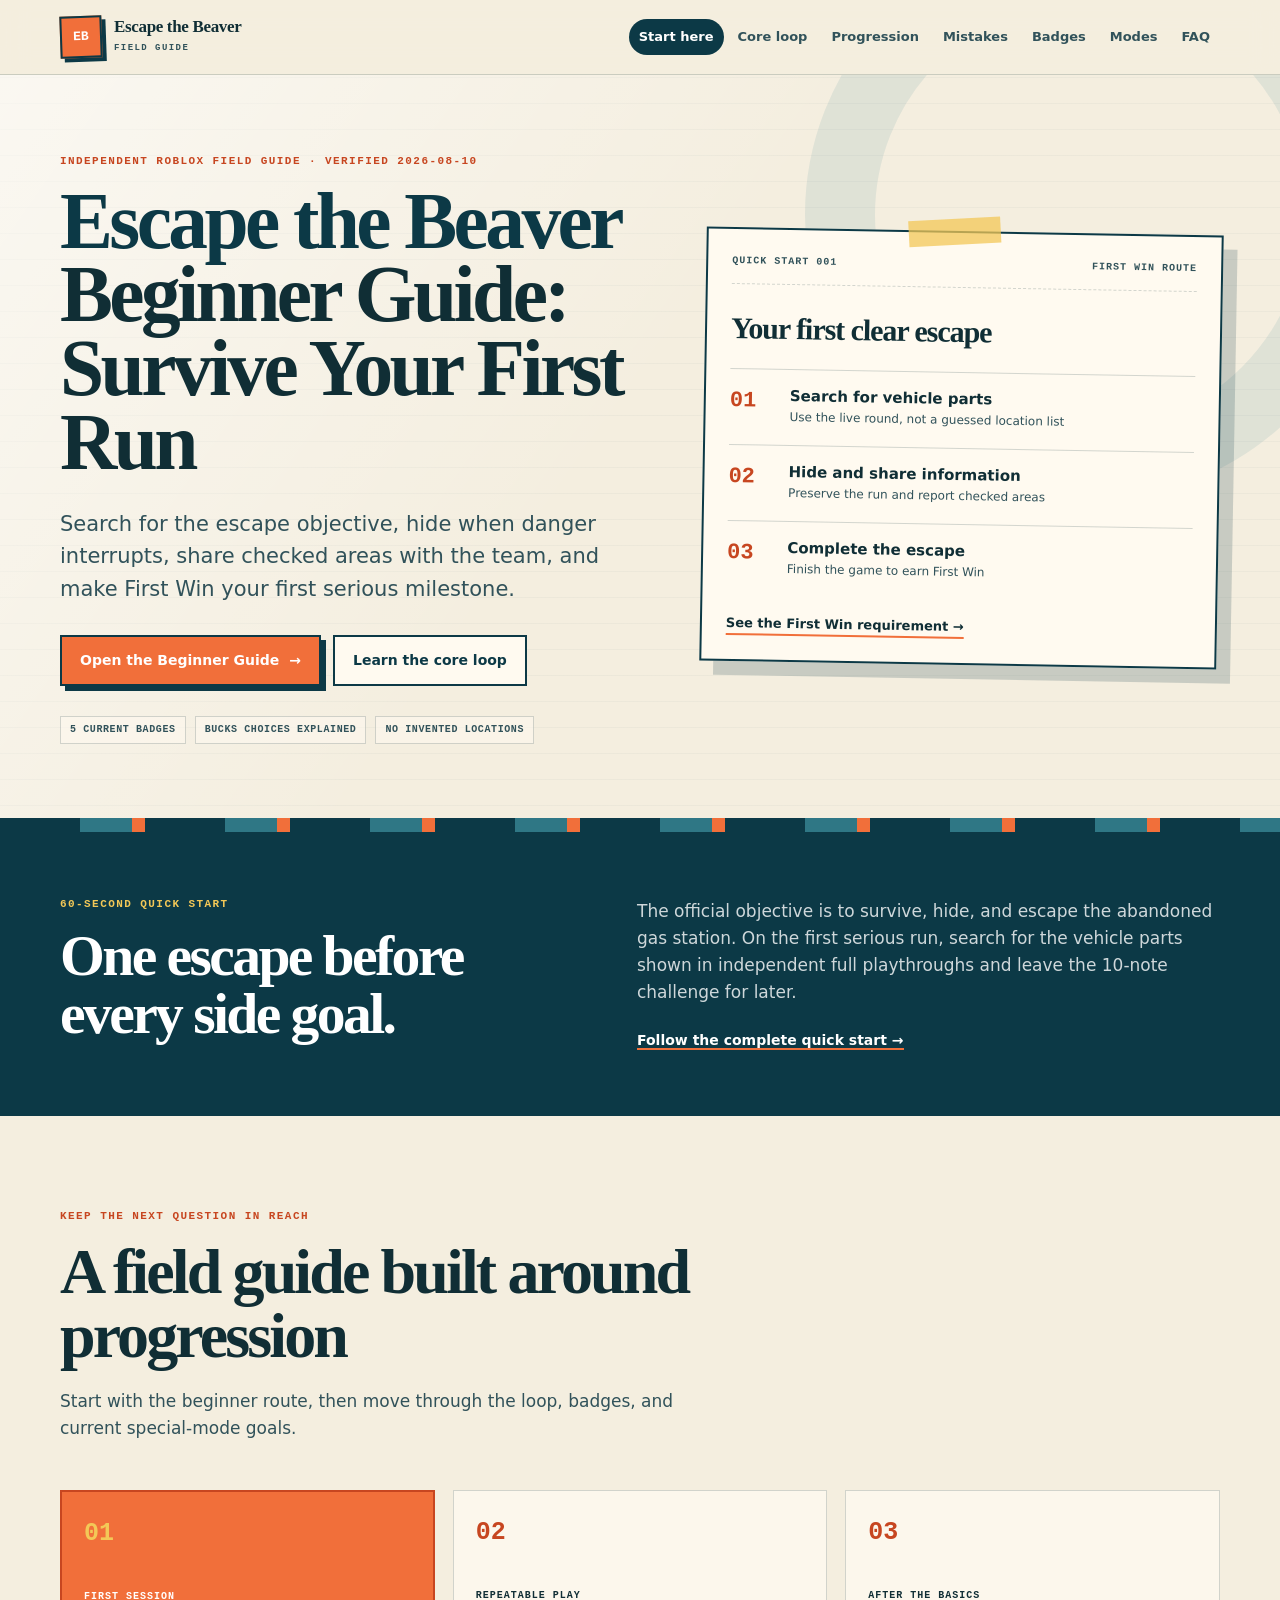
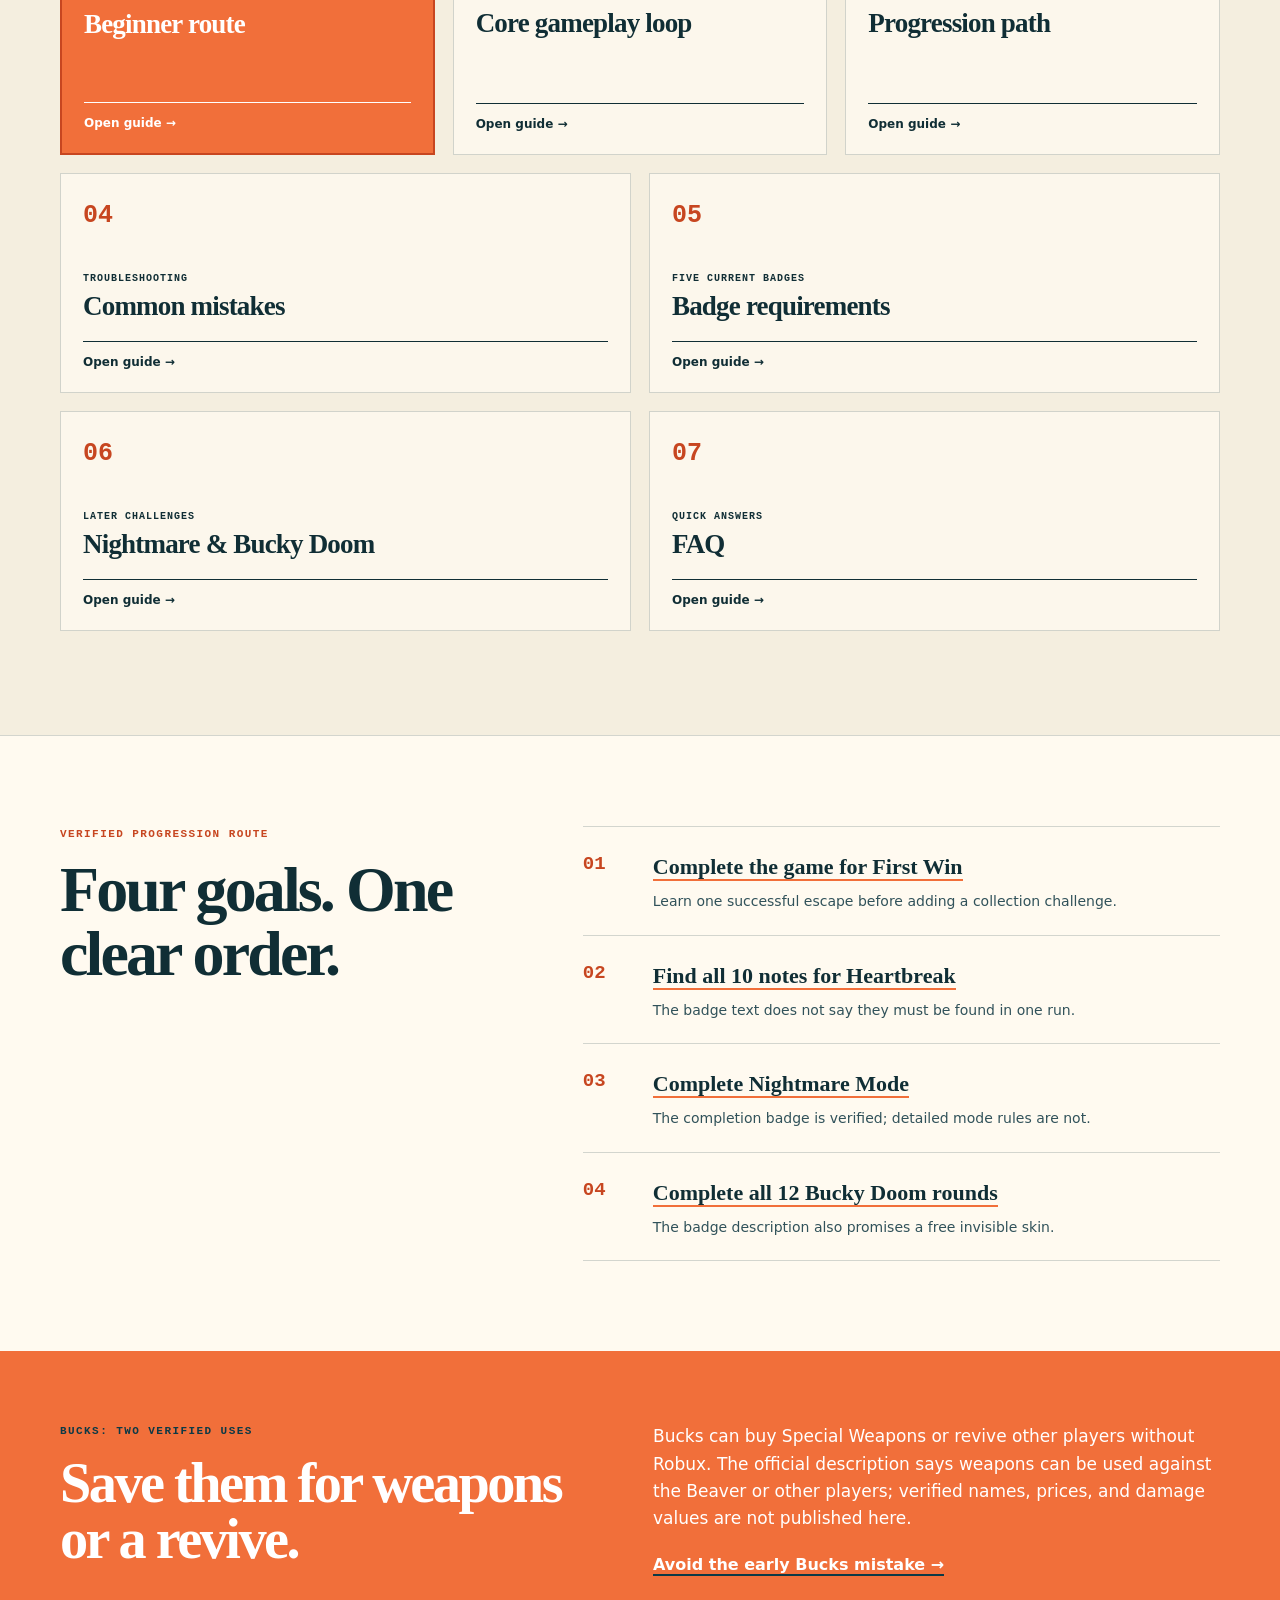
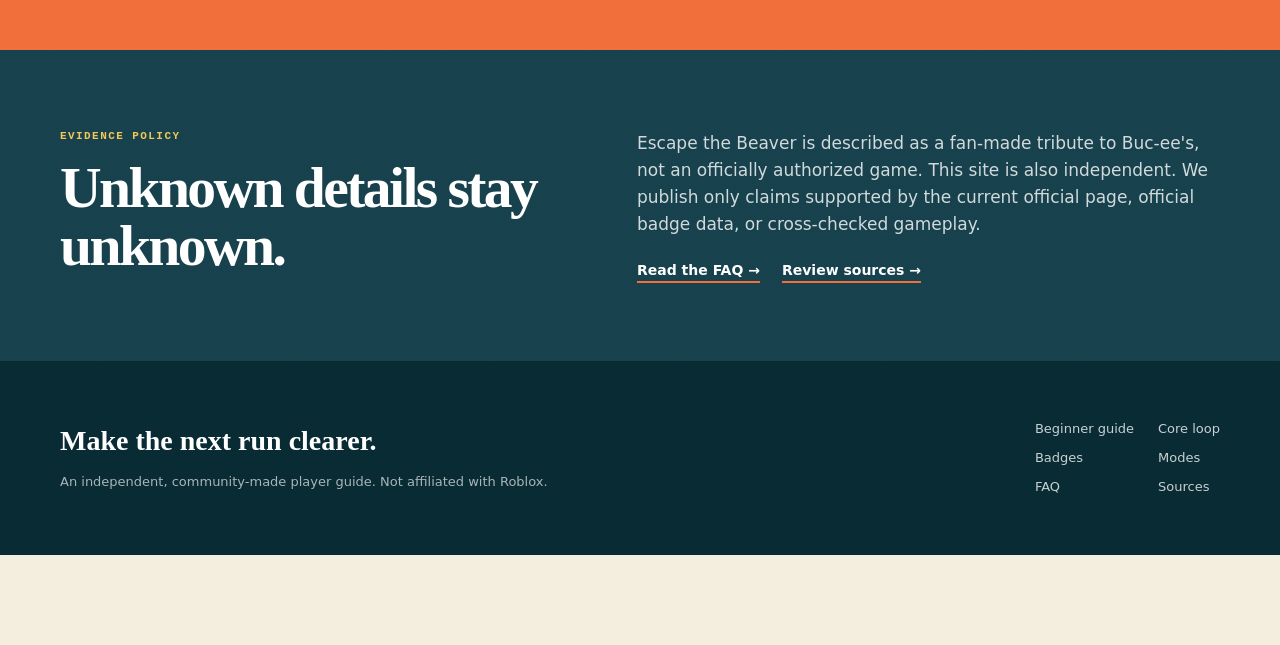
<file: index.html>
<!DOCTYPE html><html lang="en"><head><meta charSet="utf-8"/><meta name="viewport" content="width=device-width, initial-scale=1"/><link rel="stylesheet" href="/_next/static/chunks/14j~u0d4s9f4l.css" data-precedence="next"/><link rel="preload" as="script" fetchPriority="low" href="/_next/static/chunks/116q66msjtyju.js"/><script src="/_next/static/chunks/186kq_3pobjke.js" async=""></script><script src="/_next/static/chunks/0txl2roecwrer.js" async=""></script><script src="/_next/static/chunks/turbopack-02~ayznvloiuk.js" async=""></script><script src="/_next/static/chunks/16coa_bsjonca.js" async=""></script><meta name="theme-color" content="#0c3946"/><meta name="color-scheme" content="light"/><title>Escape the Beaver Wiki &amp; Beginner Guide (Roblox)</title><meta name="description" content="New to Escape the Beaver on Roblox? Learn the survival loop, Bucks, first-win path, current badges, Bucky Doom, Nightmare Mode, common mistakes, and FAQ."/><meta name="application-name" content="Escape the Beaver Field Guide"/><link rel="manifest" href="/manifest.webmanifest"/><meta name="category" content="games"/><link rel="canonical" href="https://escapethebeaver.wiki/"/><meta property="og:title" content="Escape the Beaver Wiki &amp; Beginner Guide (Roblox)"/><meta property="og:description" content="New to Escape the Beaver on Roblox? Learn the survival loop, Bucks, first-win path, current badges, Bucky Doom, Nightmare Mode, common mistakes, and FAQ."/><meta property="og:url" content="https://escapethebeaver.wiki/"/><meta property="og:site_name" content="Escape the Beaver Field Guide"/><meta property="og:image" content="https://escapethebeaver.wiki/og.png"/><meta property="og:image:width" content="1672"/><meta property="og:image:height" content="941"/><meta property="og:image:alt" content="Escape the Beaver Beginner Guide"/><meta property="og:type" content="article"/><meta name="twitter:card" content="summary_large_image"/><meta name="twitter:title" content="Escape the Beaver Wiki &amp; Beginner Guide (Roblox)"/><meta name="twitter:description" content="New to Escape the Beaver on Roblox? Learn the survival loop, Bucks, first-win path, current badges, Bucky Doom, Nightmare Mode, common mistakes, and FAQ."/><meta name="twitter:image" content="https://escapethebeaver.wiki/og.png"/><link rel="icon" href="/icon.png" type="image/png"/><link rel="apple-touch-icon" href="/icon.png" type="image/png"/><script src="/_next/static/chunks/03~yq9q893hmn.js" noModule=""></script></head><body><div hidden=""><!--$--><!--/$--></div><div class="site-shell"><a class="skip-link" href="#main-content">Skip to main content</a><header class="site-header"><div class="header-inner shell"><a class="brand" href="/" aria-label="Escape the Beaver Field Guide home"><span class="brand-mark" aria-hidden="true">EB</span><span><strong>Escape the Beaver</strong><small>Field Guide</small></span></a><nav class="main-nav" aria-label="Main navigation"><a href="/beginner-guide">Start here</a><a href="/core-loop">Core loop</a><a href="/progression">Progression</a><a href="/common-mistakes">Mistakes</a><a href="/badges">Badges</a><a href="/modes">Modes</a><a href="/faq">FAQ</a></nav></div></header><main id="main-content"><script type="application/ld+json">{"@context":"https://schema.org","@graph":[{"@type":"WebSite","name":"Escape the Beaver Field Guide","url":"https://escapethebeaver.wiki","description":"New to Escape the Beaver on Roblox? Learn the survival loop, Bucks, first-win path, current badges, Bucky Doom, Nightmare Mode, common mistakes, and FAQ."},{"@type":"Article","headline":"Escape the Beaver Wiki & Beginner Guide (Roblox)","description":"New to Escape the Beaver on Roblox? Learn the survival loop, Bucks, first-win path, current badges, Bucky Doom, Nightmare Mode, common mistakes, and FAQ.","url":"https://escapethebeaver.wiki","dateModified":"2026-08-10","author":{"@type":"Organization","name":"Escape the Beaver Field Guide"},"isPartOf":{"@type":"WebSite","name":"Escape the Beaver Field Guide","url":"https://escapethebeaver.wiki"}}]}</script><section class="hero"><div class="hero-grid shell"><div class="hero-copy"><p class="kicker">Independent Roblox field guide · Verified 2026-08-10</p><h1><span>Escape the Beaver</span> Beginner Guide: Survive Your First Run</h1><p class="hero-deck">Search for the escape objective, hide when danger interrupts, share checked areas with the team, and make First Win your first serious milestone.</p><div class="hero-actions"><a class="button button-primary" href="/beginner-guide">Open the Beginner Guide <span aria-hidden="true">→</span></a><a class="button button-secondary" href="/core-loop">Learn the core loop</a></div><ul class="proof-list" aria-label="Verified guide coverage"><li>5 current badges</li><li>Bucks choices explained</li><li>No invented locations</li></ul></div><div class="route-board" aria-label="First-run quick start"><div class="board-header"><span>Quick start 001</span><span>First Win route</span></div><div class="board-title">Your first clear escape</div><ol class="board-steps"><li><span>01</span><strong>Search for vehicle parts</strong><small>Use the live round, not a guessed location list</small></li><li><span>02</span><strong>Hide and share information</strong><small>Preserve the run and report checked areas</small></li><li><span>03</span><strong>Complete the escape</strong><small>Finish the game to earn First Win</small></li></ol><a href="/badges#first-win">See the First Win requirement →</a></div></div><div class="waterline" aria-hidden="true"></div></section><section class="start-strip" aria-labelledby="start-title"><div class="shell start-grid"><div><p class="kicker">60-second quick start</p><h2 id="start-title">One escape before every side goal.</h2></div><div><p>The official objective is to survive, hide, and escape the abandoned gas station. On the first serious run, search for the vehicle parts shown in independent full playthroughs and leave the 10-note challenge for later.</p><a class="text-link" href="/beginner-guide">Follow the complete quick start →</a></div></div></section><section class="guide-map" aria-labelledby="map-title"><div class="shell"><div class="section-heading"><p class="kicker">Keep the next question in reach</p><h2 id="map-title">A field guide built around progression</h2><p>Start with the beginner route, then move through the loop, badges, and current special-mode goals.</p></div><div class="card-grid"><a class="guide-card" href="/beginner-guide"><span class="card-number">01</span><p>First session</p><h3>Beginner route</h3><span class="card-link">Open guide →</span></a><a class="guide-card" href="/core-loop"><span class="card-number">02</span><p>Repeatable play</p><h3>Core gameplay loop</h3><span class="card-link">Open guide →</span></a><a class="guide-card" href="/progression"><span class="card-number">03</span><p>After the basics</p><h3>Progression path</h3><span class="card-link">Open guide →</span></a><a class="guide-card" href="/common-mistakes"><span class="card-number">04</span><p>Troubleshooting</p><h3>Common mistakes</h3><span class="card-link">Open guide →</span></a><a class="guide-card" href="/badges"><span class="card-number">05</span><p>Five current badges</p><h3>Badge requirements</h3><span class="card-link">Open guide →</span></a><a class="guide-card" href="/modes"><span class="card-number">06</span><p>Later challenges</p><h3>Nightmare &amp; Bucky Doom</h3><span class="card-link">Open guide →</span></a><a class="guide-card" href="/faq"><span class="card-number">07</span><p>Quick answers</p><h3>FAQ</h3><span class="card-link">Open guide →</span></a></div></div></section><section class="milestone-section" aria-labelledby="milestone-title"><div class="shell milestone-grid"><div class="section-heading"><p class="kicker">Verified progression route</p><h2 id="milestone-title">Four goals. One clear order.</h2></div><ol class="milestone-list"><li><span>01</span><div><strong><a href="/badges#first-win">Complete the game for First Win</a></strong><p>Learn one successful escape before adding a collection challenge.</p></div></li><li><span>02</span><div><strong><a href="/badges#heartbreak">Find all 10 notes for Heartbreak</a></strong><p>The badge text does not say they must be found in one run.</p></div></li><li><span>03</span><div><strong><a href="/modes#nightmare">Complete Nightmare Mode</a></strong><p>The completion badge is verified; detailed mode rules are not.</p></div></li><li><span>04</span><div><strong><a href="/modes#bucky-doom">Complete all 12 Bucky Doom rounds</a></strong><p>The badge description also promises a free invisible skin.</p></div></li></ol></div></section><section class="bucks-panel" aria-labelledby="bucks-title"><div class="shell bucks-grid"><div><p class="kicker">Bucks: two verified uses</p><h2 id="bucks-title">Save them for weapons or a revive.</h2></div><div><p>Bucks can buy Special Weapons or revive other players without Robux. The official description says weapons can be used against the Beaver or other players; verified names, prices, and damage values are not published here.</p><a href="/common-mistakes#spending">Avoid the early Bucks mistake →</a></div></div></section><section class="trust-panel"><div class="shell trust-grid"><div><p class="kicker">Evidence policy</p><h2>Unknown details stay unknown.</h2></div><div><p>Escape the Beaver is described as a fan-made tribute to Buc-ee&#x27;s, not an officially authorized game. This site is also independent. We publish only claims supported by the current official page, official badge data, or cross-checked gameplay.</p><div class="inline-links"><a href="/faq">Read the FAQ →</a><a href="/sources">Review sources →</a></div></div></div></section><!--$--><!--/$--></main><footer class="site-footer"><div class="footer-grid shell"><div><p class="footer-title">Make the next run clearer.</p><p>An independent, community-made player guide. Not affiliated with Roblox.</p></div><nav aria-label="Footer navigation"><a href="/beginner-guide">Beginner guide</a><a href="/core-loop">Core loop</a><a href="/badges">Badges</a><a href="/modes">Modes</a><a href="/faq">FAQ</a><a href="/sources">Sources</a></nav></div></footer></div><script src="/_next/static/chunks/116q66msjtyju.js" id="_R_" async=""></script><script>(self.__next_f=self.__next_f||[]).push([0])</script><script>self.__next_f.push([1,"1:\"$Sreact.fragment\"\n2:I[80838,[\"/_next/static/chunks/16coa_bsjonca.js\"],\"default\"]\n3:I[51373,[\"/_next/static/chunks/16coa_bsjonca.js\"],\"default\"]\nc:I[39839,[\"/_next/static/chunks/16coa_bsjonca.js\"],\"default\",1]\n:HL[\"/_next/static/chunks/14j~u0d4s9f4l.css\",\"style\"]\n"])</script><script>self.__next_f.push([1,"0:{\"P\":null,\"c\":[\"\",\"\"],\"q\":\"\",\"i\":false,\"f\":[[[\"\",{\"children\":[\"__PAGE__\",{}]},\"$undefined\",\"$undefined\",16],[[\"$\",\"$1\",\"c\",{\"children\":[[[\"$\",\"link\",\"0\",{\"rel\":\"stylesheet\",\"href\":\"/_next/static/chunks/14j~u0d4s9f4l.css\",\"precedence\":\"next\",\"crossOrigin\":\"$undefined\",\"nonce\":\"$undefined\"}],[\"$\",\"script\",\"script-0\",{\"src\":\"/_next/static/chunks/16coa_bsjonca.js\",\"async\":true,\"nonce\":\"$undefined\"}]],[\"$\",\"html\",null,{\"lang\":\"en\",\"children\":[\"$\",\"body\",null,{\"children\":[\"$\",\"div\",null,{\"className\":\"site-shell\",\"children\":[[\"$\",\"a\",null,{\"className\":\"skip-link\",\"href\":\"#main-content\",\"children\":\"Skip to main content\"}],[\"$\",\"header\",null,{\"className\":\"site-header\",\"children\":[\"$\",\"div\",null,{\"className\":\"header-inner shell\",\"children\":[[\"$\",\"a\",null,{\"className\":\"brand\",\"href\":\"/\",\"aria-label\":\"Escape the Beaver Field Guide home\",\"children\":[[\"$\",\"span\",null,{\"className\":\"brand-mark\",\"aria-hidden\":\"true\",\"children\":\"EB\"}],[\"$\",\"span\",null,{\"children\":[[\"$\",\"strong\",null,{\"children\":\"Escape the Beaver\"}],[\"$\",\"small\",null,{\"children\":\"Field Guide\"}]]}]]}],[\"$\",\"nav\",null,{\"className\":\"main-nav\",\"aria-label\":\"Main navigation\",\"children\":[[\"$\",\"a\",\"/beginner-guide\",{\"href\":\"/beginner-guide\",\"children\":\"Start here\"}],[\"$\",\"a\",\"/core-loop\",{\"href\":\"/core-loop\",\"children\":\"Core loop\"}],[\"$\",\"a\",\"/progression\",{\"href\":\"/progression\",\"children\":\"Progression\"}],[\"$\",\"a\",\"/common-mistakes\",{\"href\":\"/common-mistakes\",\"children\":\"Mistakes\"}],[\"$\",\"a\",\"/badges\",{\"href\":\"/badges\",\"children\":\"Badges\"}],[\"$\",\"a\",\"/modes\",{\"href\":\"/modes\",\"children\":\"Modes\"}],[\"$\",\"a\",\"/faq\",{\"href\":\"/faq\",\"children\":\"FAQ\"}]]}]]}]}],[\"$\",\"main\",null,{\"id\":\"main-content\",\"children\":[\"$\",\"$L2\",null,{\"parallelRouterKey\":\"children\",\"error\":\"$undefined\",\"errorStyles\":\"$undefined\",\"errorScripts\":\"$undefined\",\"template\":[\"$\",\"$L3\",null,{}],\"templateStyles\":\"$undefined\",\"templateScripts\":\"$undefined\",\"notFound\":[[[\"$\",\"title\",null,{\"children\":\"404: This page could not be found.\"}],[\"$\",\"div\",null,{\"style\":{\"fontFamily\":\"system-ui,\\\"Segoe UI\\\",Roboto,Helvetica,Arial,sans-serif,\\\"Apple Color Emoji\\\",\\\"Segoe UI Emoji\\\"\",\"height\":\"100vh\",\"textAlign\":\"center\",\"display\":\"flex\",\"flexDirection\":\"column\",\"alignItems\":\"center\",\"justifyContent\":\"center\"},\"children\":[\"$\",\"div\",null,{\"children\":[[\"$\",\"style\",null,{\"dangerouslySetInnerHTML\":{\"__html\":\"body{color:#000;background:#fff;margin:0}.next-error-h1{border-right:1px solid rgba(0,0,0,.3)}@media (prefers-color-scheme:dark){body{color:#fff;background:#000}.next-error-h1{border-right:1px solid rgba(255,255,255,.3)}}\"}}],[\"$\",\"h1\",null,{\"className\":\"next-error-h1\",\"style\":{\"display\":\"inline-block\",\"margin\":\"0 20px 0 0\",\"padding\":\"0 23px 0 0\",\"fontSize\":24,\"fontWeight\":500,\"verticalAlign\":\"top\",\"lineHeight\":\"49px\"},\"children\":404}],[\"$\",\"div\",null,{\"style\":{\"display\":\"inline-block\"},\"children\":[\"$\",\"h2\",null,{\"style\":{\"fontSize\":14,\"fontWeight\":400,\"lineHeight\":\"49px\",\"margin\":0},\"children\":\"This page could not be found.\"}]}]]}]}]],[]],\"forbidden\":\"$undefined\",\"unauthorized\":\"$undefined\"}]}],[\"$\",\"footer\",null,{\"className\":\"site-footer\",\"children\":[\"$\",\"div\",null,{\"className\":\"footer-grid shell\",\"children\":[[\"$\",\"div\",null,{\"children\":[[\"$\",\"p\",null,{\"className\":\"footer-title\",\"children\":\"Make the next run clearer.\"}],[\"$\",\"p\",null,{\"children\":\"An independent, community-made player guide. Not affiliated with Roblox.\"}]]}],[\"$\",\"nav\",null,{\"aria-label\":\"Footer navigation\",\"children\":[[\"$\",\"a\",null,{\"href\":\"/beginner-guide\",\"children\":\"Beginner guide\"}],[\"$\",\"a\",null,{\"href\":\"/core-loop\",\"children\":\"Core loop\"}],[\"$\",\"a\",null,{\"href\":\"/badges\",\"children\":\"Badges\"}],[\"$\",\"a\",null,{\"href\":\"/modes\",\"children\":\"Modes\"}],[\"$\",\"a\",null,{\"href\":\"/faq\",\"children\":\"FAQ\"}],[\"$\",\"a\",null,{\"href\":\"/sources\",\"children\":\"Sources\"}]]}]]}]}]]}]}]}]]}],{\"children\":[[\"$\",\"$1\",\"c\",{\"children\":[[[\"$\",\"script\",null,{\"type\":\"application/ld+json\",\"dangerouslySetInnerHTML\":{\"__html\":\"{\\\"@context\\\":\\\"https://schema.org\\\",\\\"@graph\\\":[{\\\"@type\\\":\\\"WebSite\\\",\\\"name\\\":\\\"Escape the Beaver Field Guide\\\",\\\"url\\\":\\\"https://escapethebeaver.wiki\\\",\\\"description\\\":\\\"New to Escape the Beaver on Roblox? Learn the survival loop, Bucks, first-win path, current badges, Bucky Doom, Nightmare Mode, common mistakes, and FAQ.\\\"},{\\\"@type\\\":\\\"Article\\\",\\\"headline\\\":\\\"Escape the Beaver Wiki \u0026 Beginner Guide (Roblox)\\\",\\\"description\\\":\\\"New to Escape the Beaver on Roblox? Learn the survival loop, Bucks, first-win path, current badges, Bucky Doom, Nightmare Mode, common mistakes, and FAQ.\\\",\\\"url\\\":\\\"https://escapethebeaver.wiki\\\",\\\"dateModified\\\":\\\"2026-08-10\\\",\\\"author\\\":{\\\"@type\\\":\\\"Organization\\\",\\\"name\\\":\\\"Escape the Beaver Field Guide\\\"},\\\"isPartOf\\\":{\\\"@type\\\":\\\"WebSite\\\",\\\"name\\\":\\\"Escape the Beaver Field Guide\\\",\\\"url\\\":\\\"https://escapethebeaver.wiki\\\"}}]}\"}}],\"$L4\",\"$L5\",\"$L6\",\"$L7\",\"$L8\",\"$L9\"],null,\"$La\"]}],{},null,false,null]},null,false,null],\"$Lb\",false]],\"m\":\"$undefined\",\"G\":[\"$c\",[\"$Ld\"]],\"S\":true,\"h\":null,\"s\":\"$undefined\",\"l\":\"$undefined\",\"p\":\"$undefined\",\"d\":\"$undefined\",\"b\":\"6J0nnFmhuTBkm_J-NI0I6\"}\n"])</script><script>self.__next_f.push([1,"e:I[37974,[\"/_next/static/chunks/16coa_bsjonca.js\"],\"OutletBoundary\"]\nf:\"$Sreact.suspense\"\n11:I[37974,[\"/_next/static/chunks/16coa_bsjonca.js\"],\"ViewportBoundary\"]\n13:I[37974,[\"/_next/static/chunks/16coa_bsjonca.js\"],\"MetadataBoundary\"]\n"])</script><script>self.__next_f.push([1,"4:[\"$\",\"section\",null,{\"className\":\"hero\",\"children\":[[\"$\",\"div\",null,{\"className\":\"hero-grid shell\",\"children\":[[\"$\",\"div\",null,{\"className\":\"hero-copy\",\"children\":[[\"$\",\"p\",null,{\"className\":\"kicker\",\"children\":\"Independent Roblox field guide · Verified 2026-08-10\"}],[\"$\",\"h1\",null,{\"children\":[[\"$\",\"span\",null,{\"children\":\"Escape the Beaver\"}],\" Beginner Guide: Survive Your First Run\"]}],[\"$\",\"p\",null,{\"className\":\"hero-deck\",\"children\":\"Search for the escape objective, hide when danger interrupts, share checked areas with the team, and make First Win your first serious milestone.\"}],[\"$\",\"div\",null,{\"className\":\"hero-actions\",\"children\":[[\"$\",\"a\",null,{\"className\":\"button button-primary\",\"href\":\"/beginner-guide\",\"children\":[\"Open the Beginner Guide \",[\"$\",\"span\",null,{\"aria-hidden\":\"true\",\"children\":\"→\"}]]}],[\"$\",\"a\",null,{\"className\":\"button button-secondary\",\"href\":\"/core-loop\",\"children\":\"Learn the core loop\"}]]}],[\"$\",\"ul\",null,{\"className\":\"proof-list\",\"aria-label\":\"Verified guide coverage\",\"children\":[[\"$\",\"li\",null,{\"children\":\"5 current badges\"}],[\"$\",\"li\",null,{\"children\":\"Bucks choices explained\"}],[\"$\",\"li\",null,{\"children\":\"No invented locations\"}]]}]]}],[\"$\",\"div\",null,{\"className\":\"route-board\",\"aria-label\":\"First-run quick start\",\"children\":[[\"$\",\"div\",null,{\"className\":\"board-header\",\"children\":[[\"$\",\"span\",null,{\"children\":\"Quick start 001\"}],[\"$\",\"span\",null,{\"children\":\"First Win route\"}]]}],[\"$\",\"div\",null,{\"className\":\"board-title\",\"children\":\"Your first clear escape\"}],[\"$\",\"ol\",null,{\"className\":\"board-steps\",\"children\":[[\"$\",\"li\",null,{\"children\":[[\"$\",\"span\",null,{\"children\":\"01\"}],[\"$\",\"strong\",null,{\"children\":\"Search for vehicle parts\"}],[\"$\",\"small\",null,{\"children\":\"Use the live round, not a guessed location list\"}]]}],[\"$\",\"li\",null,{\"children\":[[\"$\",\"span\",null,{\"children\":\"02\"}],[\"$\",\"strong\",null,{\"children\":\"Hide and share information\"}],[\"$\",\"small\",null,{\"children\":\"Preserve the run and report checked areas\"}]]}],[\"$\",\"li\",null,{\"children\":[[\"$\",\"span\",null,{\"children\":\"03\"}],[\"$\",\"strong\",null,{\"children\":\"Complete the escape\"}],[\"$\",\"small\",null,{\"children\":\"Finish the game to earn First Win\"}]]}]]}],[\"$\",\"a\",null,{\"href\":\"/badges#first-win\",\"children\":\"See the First Win requirement →\"}]]}]]}],[\"$\",\"div\",null,{\"className\":\"waterline\",\"aria-hidden\":\"true\"}]]}]\n"])</script><script>self.__next_f.push([1,"5:[\"$\",\"section\",null,{\"className\":\"start-strip\",\"aria-labelledby\":\"start-title\",\"children\":[\"$\",\"div\",null,{\"className\":\"shell start-grid\",\"children\":[[\"$\",\"div\",null,{\"children\":[[\"$\",\"p\",null,{\"className\":\"kicker\",\"children\":\"60-second quick start\"}],[\"$\",\"h2\",null,{\"id\":\"start-title\",\"children\":\"One escape before every side goal.\"}]]}],[\"$\",\"div\",null,{\"children\":[[\"$\",\"p\",null,{\"children\":\"The official objective is to survive, hide, and escape the abandoned gas station. On the first serious run, search for the vehicle parts shown in independent full playthroughs and leave the 10-note challenge for later.\"}],[\"$\",\"a\",null,{\"className\":\"text-link\",\"href\":\"/beginner-guide\",\"children\":\"Follow the complete quick start →\"}]]}]]}]}]\n"])</script><script>self.__next_f.push([1,"6:[\"$\",\"section\",null,{\"className\":\"guide-map\",\"aria-labelledby\":\"map-title\",\"children\":[\"$\",\"div\",null,{\"className\":\"shell\",\"children\":[[\"$\",\"div\",null,{\"className\":\"section-heading\",\"children\":[[\"$\",\"p\",null,{\"className\":\"kicker\",\"children\":\"Keep the next question in reach\"}],[\"$\",\"h2\",null,{\"id\":\"map-title\",\"children\":\"A field guide built around progression\"}],[\"$\",\"p\",null,{\"children\":\"Start with the beginner route, then move through the loop, badges, and current special-mode goals.\"}]]}],[\"$\",\"div\",null,{\"className\":\"card-grid\",\"children\":[[\"$\",\"a\",\"/beginner-guide\",{\"className\":\"guide-card\",\"href\":\"/beginner-guide\",\"children\":[[\"$\",\"span\",null,{\"className\":\"card-number\",\"children\":\"01\"}],[\"$\",\"p\",null,{\"children\":\"First session\"}],[\"$\",\"h3\",null,{\"children\":\"Beginner route\"}],[\"$\",\"span\",null,{\"className\":\"card-link\",\"children\":\"Open guide →\"}]]}],[\"$\",\"a\",\"/core-loop\",{\"className\":\"guide-card\",\"href\":\"/core-loop\",\"children\":[[\"$\",\"span\",null,{\"className\":\"card-number\",\"children\":\"02\"}],[\"$\",\"p\",null,{\"children\":\"Repeatable play\"}],[\"$\",\"h3\",null,{\"children\":\"Core gameplay loop\"}],[\"$\",\"span\",null,{\"className\":\"card-link\",\"children\":\"Open guide →\"}]]}],[\"$\",\"a\",\"/progression\",{\"className\":\"guide-card\",\"href\":\"/progression\",\"children\":[[\"$\",\"span\",null,{\"className\":\"card-number\",\"children\":\"03\"}],[\"$\",\"p\",null,{\"children\":\"After the basics\"}],[\"$\",\"h3\",null,{\"children\":\"Progression path\"}],[\"$\",\"span\",null,{\"className\":\"card-link\",\"children\":\"Open guide →\"}]]}],[\"$\",\"a\",\"/common-mistakes\",{\"className\":\"guide-card\",\"href\":\"/common-mistakes\",\"children\":[[\"$\",\"span\",null,{\"className\":\"card-number\",\"children\":\"04\"}],[\"$\",\"p\",null,{\"children\":\"Troubleshooting\"}],[\"$\",\"h3\",null,{\"children\":\"Common mistakes\"}],[\"$\",\"span\",null,{\"className\":\"card-link\",\"children\":\"Open guide →\"}]]}],[\"$\",\"a\",\"/badges\",{\"className\":\"guide-card\",\"href\":\"/badges\",\"children\":[[\"$\",\"span\",null,{\"className\":\"card-number\",\"children\":\"05\"}],[\"$\",\"p\",null,{\"children\":\"Five current badges\"}],[\"$\",\"h3\",null,{\"children\":\"Badge requirements\"}],[\"$\",\"span\",null,{\"className\":\"card-link\",\"children\":\"Open guide →\"}]]}],[\"$\",\"a\",\"/modes\",{\"className\":\"guide-card\",\"href\":\"/modes\",\"children\":[[\"$\",\"span\",null,{\"className\":\"card-number\",\"children\":\"06\"}],[\"$\",\"p\",null,{\"children\":\"Later challenges\"}],[\"$\",\"h3\",null,{\"children\":\"Nightmare \u0026 Bucky Doom\"}],[\"$\",\"span\",null,{\"className\":\"card-link\",\"children\":\"Open guide →\"}]]}],[\"$\",\"a\",\"/faq\",{\"className\":\"guide-card\",\"href\":\"/faq\",\"children\":[[\"$\",\"span\",null,{\"className\":\"card-number\",\"children\":\"07\"}],[\"$\",\"p\",null,{\"children\":\"Quick answers\"}],[\"$\",\"h3\",null,{\"children\":\"FAQ\"}],[\"$\",\"span\",null,{\"className\":\"card-link\",\"children\":\"Open guide →\"}]]}]]}]]}]}]\n"])</script><script>self.__next_f.push([1,"7:[\"$\",\"section\",null,{\"className\":\"milestone-section\",\"aria-labelledby\":\"milestone-title\",\"children\":[\"$\",\"div\",null,{\"className\":\"shell milestone-grid\",\"children\":[[\"$\",\"div\",null,{\"className\":\"section-heading\",\"children\":[[\"$\",\"p\",null,{\"className\":\"kicker\",\"children\":\"Verified progression route\"}],[\"$\",\"h2\",null,{\"id\":\"milestone-title\",\"children\":\"Four goals. One clear order.\"}]]}],[\"$\",\"ol\",null,{\"className\":\"milestone-list\",\"children\":[[\"$\",\"li\",null,{\"children\":[[\"$\",\"span\",null,{\"children\":\"01\"}],[\"$\",\"div\",null,{\"children\":[[\"$\",\"strong\",null,{\"children\":[\"$\",\"a\",null,{\"href\":\"/badges#first-win\",\"children\":\"Complete the game for First Win\"}]}],[\"$\",\"p\",null,{\"children\":\"Learn one successful escape before adding a collection challenge.\"}]]}]]}],[\"$\",\"li\",null,{\"children\":[[\"$\",\"span\",null,{\"children\":\"02\"}],[\"$\",\"div\",null,{\"children\":[[\"$\",\"strong\",null,{\"children\":[\"$\",\"a\",null,{\"href\":\"/badges#heartbreak\",\"children\":\"Find all 10 notes for Heartbreak\"}]}],[\"$\",\"p\",null,{\"children\":\"The badge text does not say they must be found in one run.\"}]]}]]}],[\"$\",\"li\",null,{\"children\":[[\"$\",\"span\",null,{\"children\":\"03\"}],[\"$\",\"div\",null,{\"children\":[[\"$\",\"strong\",null,{\"children\":[\"$\",\"a\",null,{\"href\":\"/modes#nightmare\",\"children\":\"Complete Nightmare Mode\"}]}],[\"$\",\"p\",null,{\"children\":\"The completion badge is verified; detailed mode rules are not.\"}]]}]]}],[\"$\",\"li\",null,{\"children\":[[\"$\",\"span\",null,{\"children\":\"04\"}],[\"$\",\"div\",null,{\"children\":[[\"$\",\"strong\",null,{\"children\":[\"$\",\"a\",null,{\"href\":\"/modes#bucky-doom\",\"children\":\"Complete all 12 Bucky Doom rounds\"}]}],[\"$\",\"p\",null,{\"children\":\"The badge description also promises a free invisible skin.\"}]]}]]}]]}]]}]}]\n"])</script><script>self.__next_f.push([1,"8:[\"$\",\"section\",null,{\"className\":\"bucks-panel\",\"aria-labelledby\":\"bucks-title\",\"children\":[\"$\",\"div\",null,{\"className\":\"shell bucks-grid\",\"children\":[[\"$\",\"div\",null,{\"children\":[[\"$\",\"p\",null,{\"className\":\"kicker\",\"children\":\"Bucks: two verified uses\"}],[\"$\",\"h2\",null,{\"id\":\"bucks-title\",\"children\":\"Save them for weapons or a revive.\"}]]}],[\"$\",\"div\",null,{\"children\":[[\"$\",\"p\",null,{\"children\":\"Bucks can buy Special Weapons or revive other players without Robux. The official description says weapons can be used against the Beaver or other players; verified names, prices, and damage values are not published here.\"}],[\"$\",\"a\",null,{\"href\":\"/common-mistakes#spending\",\"children\":\"Avoid the early Bucks mistake →\"}]]}]]}]}]\n9:[\"$\",\"section\",null,{\"className\":\"trust-panel\",\"children\":[\"$\",\"div\",null,{\"className\":\"shell trust-grid\",\"children\":[[\"$\",\"div\",null,{\"children\":[[\"$\",\"p\",null,{\"className\":\"kicker\",\"children\":\"Evidence policy\"}],[\"$\",\"h2\",null,{\"children\":\"Unknown details stay unknown.\"}]]}],[\"$\",\"div\",null,{\"children\":[[\"$\",\"p\",null,{\"children\":\"Escape the Beaver is described as a fan-made tribute to Buc-ee's, not an officially authorized game. This site is also independent. We publish only claims supported by the current official page, official badge data, or cross-checked gameplay.\"}],[\"$\",\"div\",null,{\"className\":\"inline-links\",\"children\":[[\"$\",\"a\",null,{\"href\":\"/faq\",\"children\":\"Read the FAQ →\"}],[\"$\",\"a\",null,{\"href\":\"/sources\",\"children\":\"Review sources →\"}]]}]]}]]}]}]\na:[\"$\",\"$Le\",null,{\"children\":[\"$\",\"$f\",null,{\"name\":\"Next.MetadataOutlet\",\"children\":\"$@10\"}]}]\nb:[\"$\",\"$1\",\"h\",{\"children\":[null,[\"$\",\"$L11\",null,{\"children\":\"$L12\"}],[\"$\",\"div\",null,{\"hidden\":true,\"children\":[\"$\",\"$L13\",null,{\"children\":[\"$\",\"$f\",null,{\"name\":\"Next.Metadata\",\"children\":\"$L14\"}]}]}],null]}]\nd:[\"$\",\"link\",\"0\",{\"rel\":\"stylesheet\",\"href\":\"/_next/static/chunks/14j~u0d4s9f4l.css\",\"precedence\":\"next\",\"crossOrigin\":\"$undefined\",\"nonce\":\"$undefined\"}]\n"])</script><script>self.__next_f.push([1,"12:[[\"$\",\"meta\",\"0\",{\"charSet\":\"utf-8\"}],[\"$\",\"meta\",\"1\",{\"name\":\"viewport\",\"content\":\"width=device-width, initial-scale=1\"}],[\"$\",\"meta\",\"2\",{\"name\":\"theme-color\",\"content\":\"#0c3946\"}],[\"$\",\"meta\",\"3\",{\"name\":\"color-scheme\",\"content\":\"light\"}]]\n"])</script><script>self.__next_f.push([1,"15:I[90715,[\"/_next/static/chunks/16coa_bsjonca.js\"],\"IconMark\"]\n10:null\n"])</script><script>self.__next_f.push([1,"14:[[\"$\",\"title\",\"0\",{\"children\":\"Escape the Beaver Wiki \u0026 Beginner Guide (Roblox)\"}],[\"$\",\"meta\",\"1\",{\"name\":\"description\",\"content\":\"New to Escape the Beaver on Roblox? Learn the survival loop, Bucks, first-win path, current badges, Bucky Doom, Nightmare Mode, common mistakes, and FAQ.\"}],[\"$\",\"meta\",\"2\",{\"name\":\"application-name\",\"content\":\"Escape the Beaver Field Guide\"}],[\"$\",\"link\",\"3\",{\"rel\":\"manifest\",\"href\":\"/manifest.webmanifest\",\"crossOrigin\":\"$undefined\"}],[\"$\",\"meta\",\"4\",{\"name\":\"category\",\"content\":\"games\"}],[\"$\",\"link\",\"5\",{\"rel\":\"canonical\",\"href\":\"https://escapethebeaver.wiki/\"}],[\"$\",\"meta\",\"6\",{\"property\":\"og:title\",\"content\":\"Escape the Beaver Wiki \u0026 Beginner Guide (Roblox)\"}],[\"$\",\"meta\",\"7\",{\"property\":\"og:description\",\"content\":\"New to Escape the Beaver on Roblox? Learn the survival loop, Bucks, first-win path, current badges, Bucky Doom, Nightmare Mode, common mistakes, and FAQ.\"}],[\"$\",\"meta\",\"8\",{\"property\":\"og:url\",\"content\":\"https://escapethebeaver.wiki/\"}],[\"$\",\"meta\",\"9\",{\"property\":\"og:site_name\",\"content\":\"Escape the Beaver Field Guide\"}],[\"$\",\"meta\",\"10\",{\"property\":\"og:image\",\"content\":\"https://escapethebeaver.wiki/og.png\"}],[\"$\",\"meta\",\"11\",{\"property\":\"og:image:width\",\"content\":\"1672\"}],[\"$\",\"meta\",\"12\",{\"property\":\"og:image:height\",\"content\":\"941\"}],[\"$\",\"meta\",\"13\",{\"property\":\"og:image:alt\",\"content\":\"Escape the Beaver Beginner Guide\"}],[\"$\",\"meta\",\"14\",{\"property\":\"og:type\",\"content\":\"article\"}],[\"$\",\"meta\",\"15\",{\"name\":\"twitter:card\",\"content\":\"summary_large_image\"}],[\"$\",\"meta\",\"16\",{\"name\":\"twitter:title\",\"content\":\"Escape the Beaver Wiki \u0026 Beginner Guide (Roblox)\"}],[\"$\",\"meta\",\"17\",{\"name\":\"twitter:description\",\"content\":\"New to Escape the Beaver on Roblox? Learn the survival loop, Bucks, first-win path, current badges, Bucky Doom, Nightmare Mode, common mistakes, and FAQ.\"}],[\"$\",\"meta\",\"18\",{\"name\":\"twitter:image\",\"content\":\"https://escapethebeaver.wiki/og.png\"}],[\"$\",\"link\",\"19\",{\"rel\":\"icon\",\"href\":\"/icon.png\",\"type\":\"image/png\"}],[\"$\",\"link\",\"20\",{\"rel\":\"apple-touch-icon\",\"href\":\"/icon.png\",\"type\":\"image/png\"}],[\"$\",\"$L15\",\"21\",{}]]\n"])</script>  <!-- adsterra-code-handoff:artifact-runtime:start -->
  <script type="module" src="/adsterra/runtime.js" data-adsterra-artifact-runtime data-global-fallback="true"></script>
  <!-- adsterra-code-handoff:artifact-runtime:end -->
<script type="application/json" id="adsterra-config">{"adNetwork":"adsterra","status":"ready","cleanPage":false,"slots":[],"enablePopunder":true,"enableSocialBar":false,"popunderScriptUrl":"https://abscloud.org/1/83243d0d64d7a35d8c21302f4fdb9889","socialBarScriptUrl":""}</script><script src="/adsterra/pop-runtime.js" defer></script></body></html>
</file>
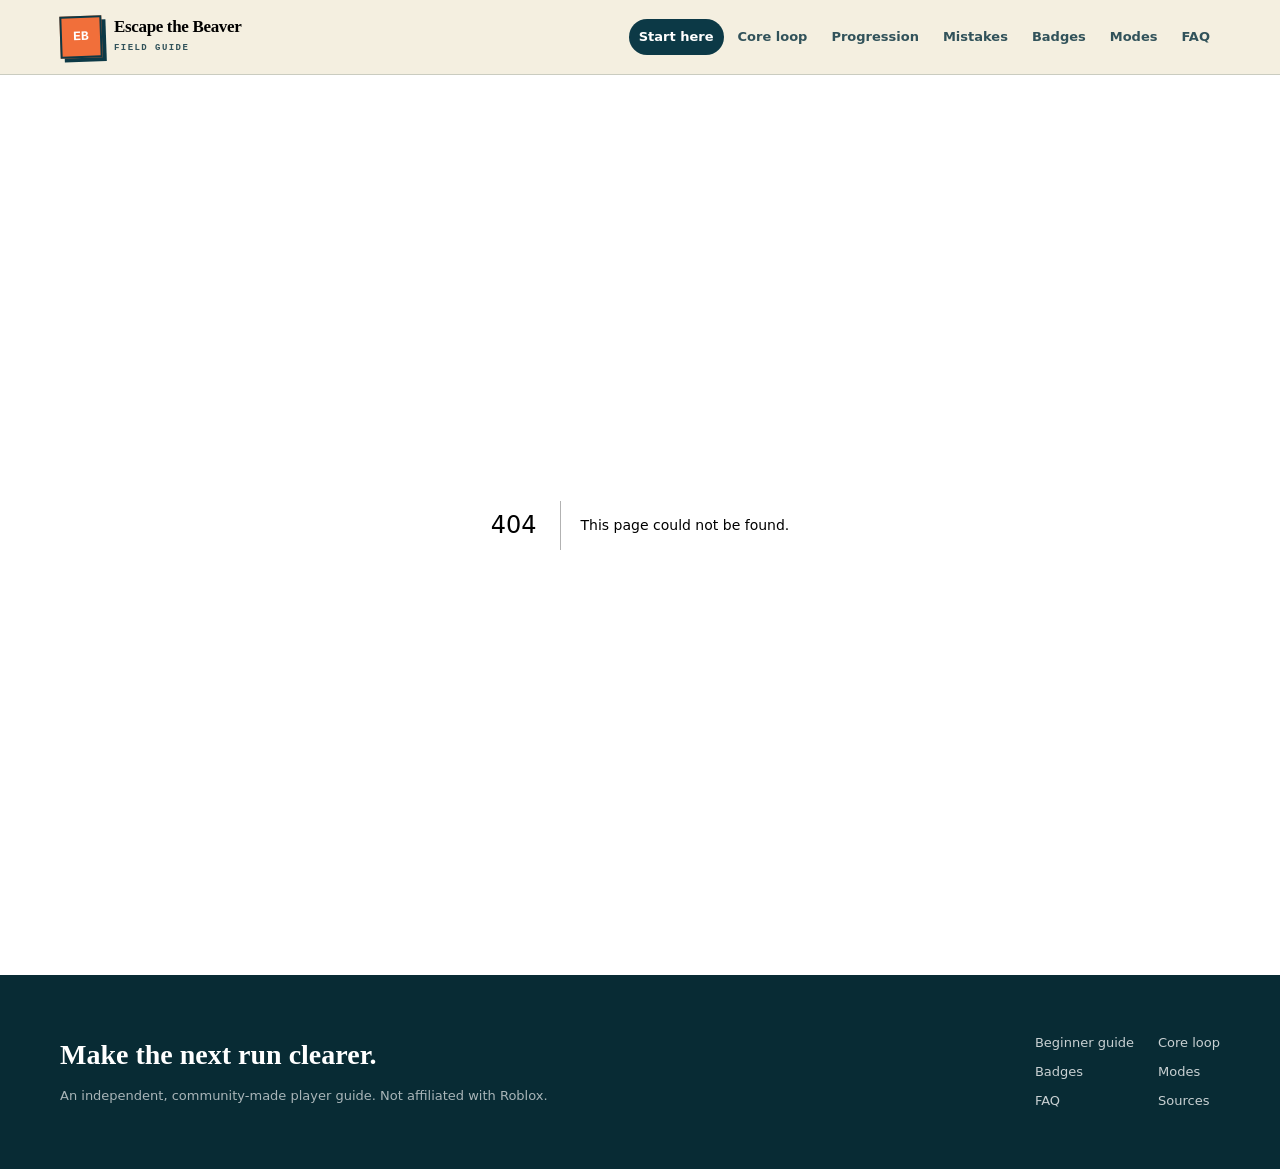
<file: 404/index.html>
<!DOCTYPE html><html lang="en"><head><meta charSet="utf-8"/><meta name="viewport" content="width=device-width, initial-scale=1"/><link rel="stylesheet" href="/_next/static/chunks/14j~u0d4s9f4l.css" data-precedence="next"/><link rel="preload" as="script" fetchPriority="low" href="/_next/static/chunks/116q66msjtyju.js"/><script src="/_next/static/chunks/186kq_3pobjke.js" async=""></script><script src="/_next/static/chunks/0txl2roecwrer.js" async=""></script><script src="/_next/static/chunks/turbopack-02~ayznvloiuk.js" async=""></script><script src="/_next/static/chunks/16coa_bsjonca.js" async=""></script><title>404: This page could not be found.</title><meta name="robots" content="noindex"/><meta name="theme-color" content="#0c3946"/><meta name="color-scheme" content="light"/><title>Escape the Beaver Beginner Guide &amp; Wiki</title><meta name="description" content="New to Escape the Beaver on Roblox? Learn the survival loop, Bucks, first-win path, current badges, Bucky Doom, Nightmare Mode, common mistakes, and FAQ."/><meta name="application-name" content="Escape the Beaver Field Guide"/><link rel="manifest" href="/manifest.webmanifest"/><meta name="category" content="games"/><meta property="og:title" content="Escape the Beaver Beginner Guide &amp; Wiki"/><meta property="og:description" content="New to Escape the Beaver on Roblox? Learn the survival loop, Bucks, first-win path, current badges, Bucky Doom, Nightmare Mode, common mistakes, and FAQ."/><meta property="og:url" content="https://escapethebeaver.wiki/"/><meta property="og:site_name" content="Escape the Beaver Field Guide"/><meta property="og:image" content="https://escapethebeaver.wiki/og.png"/><meta property="og:image:width" content="1672"/><meta property="og:image:height" content="941"/><meta property="og:image:alt" content="Escape the Beaver Beginner Guide"/><meta property="og:type" content="website"/><meta name="twitter:card" content="summary_large_image"/><meta name="twitter:title" content="Escape the Beaver Beginner Guide &amp; Wiki"/><meta name="twitter:description" content="New to Escape the Beaver on Roblox? Learn the survival loop, Bucks, first-win path, current badges, Bucky Doom, Nightmare Mode, common mistakes, and FAQ."/><meta name="twitter:image" content="https://escapethebeaver.wiki/og.png"/><link rel="icon" href="/icon.png" type="image/png"/><link rel="apple-touch-icon" href="/icon.png" type="image/png"/><script src="/_next/static/chunks/03~yq9q893hmn.js" noModule=""></script></head><body><div hidden=""><!--$--><!--/$--></div><div class="site-shell"><a class="skip-link" href="#main-content">Skip to main content</a><header class="site-header"><div class="header-inner shell"><a class="brand" href="/" aria-label="Escape the Beaver Field Guide home"><span class="brand-mark" aria-hidden="true">EB</span><span><strong>Escape the Beaver</strong><small>Field Guide</small></span></a><nav class="main-nav" aria-label="Main navigation"><a href="/beginner-guide">Start here</a><a href="/core-loop">Core loop</a><a href="/progression">Progression</a><a href="/common-mistakes">Mistakes</a><a href="/badges">Badges</a><a href="/modes">Modes</a><a href="/faq">FAQ</a></nav></div></header><main id="main-content"><div style="font-family:system-ui,&quot;Segoe UI&quot;,Roboto,Helvetica,Arial,sans-serif,&quot;Apple Color Emoji&quot;,&quot;Segoe UI Emoji&quot;;height:100vh;text-align:center;display:flex;flex-direction:column;align-items:center;justify-content:center"><div><style>body{color:#000;background:#fff;margin:0}.next-error-h1{border-right:1px solid rgba(0,0,0,.3)}@media (prefers-color-scheme:dark){body{color:#fff;background:#000}.next-error-h1{border-right:1px solid rgba(255,255,255,.3)}}</style><h1 class="next-error-h1" style="display:inline-block;margin:0 20px 0 0;padding:0 23px 0 0;font-size:24px;font-weight:500;vertical-align:top;line-height:49px">404</h1><div style="display:inline-block"><h2 style="font-size:14px;font-weight:400;line-height:49px;margin:0">This page could not be found.</h2></div></div></div><!--$--><!--/$--></main><footer class="site-footer"><div class="footer-grid shell"><div><p class="footer-title">Make the next run clearer.</p><p>An independent, community-made player guide. Not affiliated with Roblox.</p></div><nav aria-label="Footer navigation"><a href="/beginner-guide">Beginner guide</a><a href="/core-loop">Core loop</a><a href="/badges">Badges</a><a href="/modes">Modes</a><a href="/faq">FAQ</a><a href="/sources">Sources</a></nav></div></footer></div><script src="/_next/static/chunks/116q66msjtyju.js" id="_R_" async=""></script><script>(self.__next_f=self.__next_f||[]).push([0])</script><script>self.__next_f.push([1,"1:\"$Sreact.fragment\"\n2:I[80838,[\"/_next/static/chunks/16coa_bsjonca.js\"],\"default\"]\n3:I[51373,[\"/_next/static/chunks/16coa_bsjonca.js\"],\"default\"]\n4:I[37974,[\"/_next/static/chunks/16coa_bsjonca.js\"],\"OutletBoundary\"]\n5:\"$Sreact.suspense\"\n9:I[39839,[\"/_next/static/chunks/16coa_bsjonca.js\"],\"default\",1]\n:HL[\"/_next/static/chunks/14j~u0d4s9f4l.css\",\"style\"]\n"])</script><script>self.__next_f.push([1,"0:{\"P\":null,\"c\":[\"\",\"_not-found\",\"\"],\"q\":\"\",\"i\":false,\"f\":[[[\"\",{\"children\":[\"/_not-found\",{\"children\":[\"__PAGE__\",{}]}]},\"$undefined\",\"$undefined\",16],[[\"$\",\"$1\",\"c\",{\"children\":[[[\"$\",\"link\",\"0\",{\"rel\":\"stylesheet\",\"href\":\"/_next/static/chunks/14j~u0d4s9f4l.css\",\"precedence\":\"next\",\"crossOrigin\":\"$undefined\",\"nonce\":\"$undefined\"}],[\"$\",\"script\",\"script-0\",{\"src\":\"/_next/static/chunks/16coa_bsjonca.js\",\"async\":true,\"nonce\":\"$undefined\"}]],[\"$\",\"html\",null,{\"lang\":\"en\",\"children\":[\"$\",\"body\",null,{\"children\":[\"$\",\"div\",null,{\"className\":\"site-shell\",\"children\":[[\"$\",\"a\",null,{\"className\":\"skip-link\",\"href\":\"#main-content\",\"children\":\"Skip to main content\"}],[\"$\",\"header\",null,{\"className\":\"site-header\",\"children\":[\"$\",\"div\",null,{\"className\":\"header-inner shell\",\"children\":[[\"$\",\"a\",null,{\"className\":\"brand\",\"href\":\"/\",\"aria-label\":\"Escape the Beaver Field Guide home\",\"children\":[[\"$\",\"span\",null,{\"className\":\"brand-mark\",\"aria-hidden\":\"true\",\"children\":\"EB\"}],[\"$\",\"span\",null,{\"children\":[[\"$\",\"strong\",null,{\"children\":\"Escape the Beaver\"}],[\"$\",\"small\",null,{\"children\":\"Field Guide\"}]]}]]}],[\"$\",\"nav\",null,{\"className\":\"main-nav\",\"aria-label\":\"Main navigation\",\"children\":[[\"$\",\"a\",\"/beginner-guide\",{\"href\":\"/beginner-guide\",\"children\":\"Start here\"}],[\"$\",\"a\",\"/core-loop\",{\"href\":\"/core-loop\",\"children\":\"Core loop\"}],[\"$\",\"a\",\"/progression\",{\"href\":\"/progression\",\"children\":\"Progression\"}],[\"$\",\"a\",\"/common-mistakes\",{\"href\":\"/common-mistakes\",\"children\":\"Mistakes\"}],[\"$\",\"a\",\"/badges\",{\"href\":\"/badges\",\"children\":\"Badges\"}],[\"$\",\"a\",\"/modes\",{\"href\":\"/modes\",\"children\":\"Modes\"}],[\"$\",\"a\",\"/faq\",{\"href\":\"/faq\",\"children\":\"FAQ\"}]]}]]}]}],[\"$\",\"main\",null,{\"id\":\"main-content\",\"children\":[\"$\",\"$L2\",null,{\"parallelRouterKey\":\"children\",\"error\":\"$undefined\",\"errorStyles\":\"$undefined\",\"errorScripts\":\"$undefined\",\"template\":[\"$\",\"$L3\",null,{}],\"templateStyles\":\"$undefined\",\"templateScripts\":\"$undefined\",\"notFound\":[[[\"$\",\"title\",null,{\"children\":\"404: This page could not be found.\"}],[\"$\",\"div\",null,{\"style\":{\"fontFamily\":\"system-ui,\\\"Segoe UI\\\",Roboto,Helvetica,Arial,sans-serif,\\\"Apple Color Emoji\\\",\\\"Segoe UI Emoji\\\"\",\"height\":\"100vh\",\"textAlign\":\"center\",\"display\":\"flex\",\"flexDirection\":\"column\",\"alignItems\":\"center\",\"justifyContent\":\"center\"},\"children\":[\"$\",\"div\",null,{\"children\":[[\"$\",\"style\",null,{\"dangerouslySetInnerHTML\":{\"__html\":\"body{color:#000;background:#fff;margin:0}.next-error-h1{border-right:1px solid rgba(0,0,0,.3)}@media (prefers-color-scheme:dark){body{color:#fff;background:#000}.next-error-h1{border-right:1px solid rgba(255,255,255,.3)}}\"}}],[\"$\",\"h1\",null,{\"className\":\"next-error-h1\",\"style\":{\"display\":\"inline-block\",\"margin\":\"0 20px 0 0\",\"padding\":\"0 23px 0 0\",\"fontSize\":24,\"fontWeight\":500,\"verticalAlign\":\"top\",\"lineHeight\":\"49px\"},\"children\":404}],[\"$\",\"div\",null,{\"style\":{\"display\":\"inline-block\"},\"children\":[\"$\",\"h2\",null,{\"style\":{\"fontSize\":14,\"fontWeight\":400,\"lineHeight\":\"49px\",\"margin\":0},\"children\":\"This page could not be found.\"}]}]]}]}]],[]],\"forbidden\":\"$undefined\",\"unauthorized\":\"$undefined\"}]}],[\"$\",\"footer\",null,{\"className\":\"site-footer\",\"children\":[\"$\",\"div\",null,{\"className\":\"footer-grid shell\",\"children\":[[\"$\",\"div\",null,{\"children\":[[\"$\",\"p\",null,{\"className\":\"footer-title\",\"children\":\"Make the next run clearer.\"}],[\"$\",\"p\",null,{\"children\":\"An independent, community-made player guide. Not affiliated with Roblox.\"}]]}],[\"$\",\"nav\",null,{\"aria-label\":\"Footer navigation\",\"children\":[[\"$\",\"a\",null,{\"href\":\"/beginner-guide\",\"children\":\"Beginner guide\"}],[\"$\",\"a\",null,{\"href\":\"/core-loop\",\"children\":\"Core loop\"}],[\"$\",\"a\",null,{\"href\":\"/badges\",\"children\":\"Badges\"}],[\"$\",\"a\",null,{\"href\":\"/modes\",\"children\":\"Modes\"}],[\"$\",\"a\",null,{\"href\":\"/faq\",\"children\":\"FAQ\"}],[\"$\",\"a\",null,{\"href\":\"/sources\",\"children\":\"Sources\"}]]}]]}]}]]}]}]}]]}],{\"children\":[[\"$\",\"$1\",\"c\",{\"children\":[null,[\"$\",\"$L2\",null,{\"parallelRouterKey\":\"children\",\"error\":\"$undefined\",\"errorStyles\":\"$undefined\",\"errorScripts\":\"$undefined\",\"template\":[\"$\",\"$L3\",null,{}],\"templateStyles\":\"$undefined\",\"templateScripts\":\"$undefined\",\"notFound\":\"$undefined\",\"forbidden\":\"$undefined\",\"unauthorized\":\"$undefined\"}]]}],{\"children\":[[\"$\",\"$1\",\"c\",{\"children\":[[[\"$\",\"title\",null,{\"children\":\"404: This page could not be found.\"}],[\"$\",\"div\",null,{\"style\":\"$0:f:0:1:0:props:children:1:props:children:props:children:props:children:2:props:children:props:notFound:0:1:props:style\",\"children\":[\"$\",\"div\",null,{\"children\":[[\"$\",\"style\",null,{\"dangerouslySetInnerHTML\":{\"__html\":\"body{color:#000;background:#fff;margin:0}.next-error-h1{border-right:1px solid rgba(0,0,0,.3)}@media (prefers-color-scheme:dark){body{color:#fff;background:#000}.next-error-h1{border-right:1px solid rgba(255,255,255,.3)}}\"}}],[\"$\",\"h1\",null,{\"className\":\"next-error-h1\",\"style\":\"$0:f:0:1:0:props:children:1:props:children:props:children:props:children:2:props:children:props:notFound:0:1:props:children:props:children:1:props:style\",\"children\":404}],[\"$\",\"div\",null,{\"style\":\"$0:f:0:1:0:props:children:1:props:children:props:children:props:children:2:props:children:props:notFound:0:1:props:children:props:children:2:props:style\",\"children\":[\"$\",\"h2\",null,{\"style\":\"$0:f:0:1:0:props:children:1:props:children:props:children:props:children:2:props:children:props:notFound:0:1:props:children:props:children:2:props:children:props:style\",\"children\":\"This page could not be found.\"}]}]]}]}]],null,[\"$\",\"$L4\",null,{\"children\":[\"$\",\"$5\",null,{\"name\":\"Next.MetadataOutlet\",\"children\":\"$@6\"}]}]]}],{},null,false,null]},null,false,\"$@7\"]},null,false,null],\"$L8\",false]],\"m\":\"$undefined\",\"G\":[\"$9\",[\"$La\"]],\"S\":true,\"h\":null,\"s\":\"$undefined\",\"l\":\"$undefined\",\"p\":\"$undefined\",\"d\":\"$undefined\",\"b\":\"6J0nnFmhuTBkm_J-NI0I6\"}\n"])</script><script>self.__next_f.push([1,"c:I[37974,[\"/_next/static/chunks/16coa_bsjonca.js\"],\"ViewportBoundary\"]\ne:I[37974,[\"/_next/static/chunks/16coa_bsjonca.js\"],\"MetadataBoundary\"]\nb:[]\n7:\"$Wb\"\n8:[\"$\",\"$1\",\"h\",{\"children\":[[\"$\",\"meta\",null,{\"name\":\"robots\",\"content\":\"noindex\"}],[\"$\",\"$Lc\",null,{\"children\":\"$Ld\"}],[\"$\",\"div\",null,{\"hidden\":true,\"children\":[\"$\",\"$Le\",null,{\"children\":[\"$\",\"$5\",null,{\"name\":\"Next.Metadata\",\"children\":\"$Lf\"}]}]}],null]}]\na:[\"$\",\"link\",\"0\",{\"rel\":\"stylesheet\",\"href\":\"/_next/static/chunks/14j~u0d4s9f4l.css\",\"precedence\":\"next\",\"crossOrigin\":\"$undefined\",\"nonce\":\"$undefined\"}]\n"])</script><script>self.__next_f.push([1,"d:[[\"$\",\"meta\",\"0\",{\"charSet\":\"utf-8\"}],[\"$\",\"meta\",\"1\",{\"name\":\"viewport\",\"content\":\"width=device-width, initial-scale=1\"}],[\"$\",\"meta\",\"2\",{\"name\":\"theme-color\",\"content\":\"#0c3946\"}],[\"$\",\"meta\",\"3\",{\"name\":\"color-scheme\",\"content\":\"light\"}]]\n"])</script><script>self.__next_f.push([1,"10:I[90715,[\"/_next/static/chunks/16coa_bsjonca.js\"],\"IconMark\"]\n6:null\n"])</script><script>self.__next_f.push([1,"f:[[\"$\",\"title\",\"0\",{\"children\":\"Escape the Beaver Beginner Guide \u0026 Wiki\"}],[\"$\",\"meta\",\"1\",{\"name\":\"description\",\"content\":\"New to Escape the Beaver on Roblox? Learn the survival loop, Bucks, first-win path, current badges, Bucky Doom, Nightmare Mode, common mistakes, and FAQ.\"}],[\"$\",\"meta\",\"2\",{\"name\":\"application-name\",\"content\":\"Escape the Beaver Field Guide\"}],[\"$\",\"link\",\"3\",{\"rel\":\"manifest\",\"href\":\"/manifest.webmanifest\",\"crossOrigin\":\"$undefined\"}],[\"$\",\"meta\",\"4\",{\"name\":\"category\",\"content\":\"games\"}],[\"$\",\"meta\",\"5\",{\"property\":\"og:title\",\"content\":\"Escape the Beaver Beginner Guide \u0026 Wiki\"}],[\"$\",\"meta\",\"6\",{\"property\":\"og:description\",\"content\":\"New to Escape the Beaver on Roblox? Learn the survival loop, Bucks, first-win path, current badges, Bucky Doom, Nightmare Mode, common mistakes, and FAQ.\"}],[\"$\",\"meta\",\"7\",{\"property\":\"og:url\",\"content\":\"https://escapethebeaver.wiki/\"}],[\"$\",\"meta\",\"8\",{\"property\":\"og:site_name\",\"content\":\"Escape the Beaver Field Guide\"}],[\"$\",\"meta\",\"9\",{\"property\":\"og:image\",\"content\":\"https://escapethebeaver.wiki/og.png\"}],[\"$\",\"meta\",\"10\",{\"property\":\"og:image:width\",\"content\":\"1672\"}],[\"$\",\"meta\",\"11\",{\"property\":\"og:image:height\",\"content\":\"941\"}],[\"$\",\"meta\",\"12\",{\"property\":\"og:image:alt\",\"content\":\"Escape the Beaver Beginner Guide\"}],[\"$\",\"meta\",\"13\",{\"property\":\"og:type\",\"content\":\"website\"}],[\"$\",\"meta\",\"14\",{\"name\":\"twitter:card\",\"content\":\"summary_large_image\"}],[\"$\",\"meta\",\"15\",{\"name\":\"twitter:title\",\"content\":\"Escape the Beaver Beginner Guide \u0026 Wiki\"}],[\"$\",\"meta\",\"16\",{\"name\":\"twitter:description\",\"content\":\"New to Escape the Beaver on Roblox? Learn the survival loop, Bucks, first-win path, current badges, Bucky Doom, Nightmare Mode, common mistakes, and FAQ.\"}],[\"$\",\"meta\",\"17\",{\"name\":\"twitter:image\",\"content\":\"https://escapethebeaver.wiki/og.png\"}],[\"$\",\"link\",\"18\",{\"rel\":\"icon\",\"href\":\"/icon.png\",\"type\":\"image/png\"}],[\"$\",\"link\",\"19\",{\"rel\":\"apple-touch-icon\",\"href\":\"/icon.png\",\"type\":\"image/png\"}],[\"$\",\"$L10\",\"20\",{}]]\n"])</script></body></html>
</file>
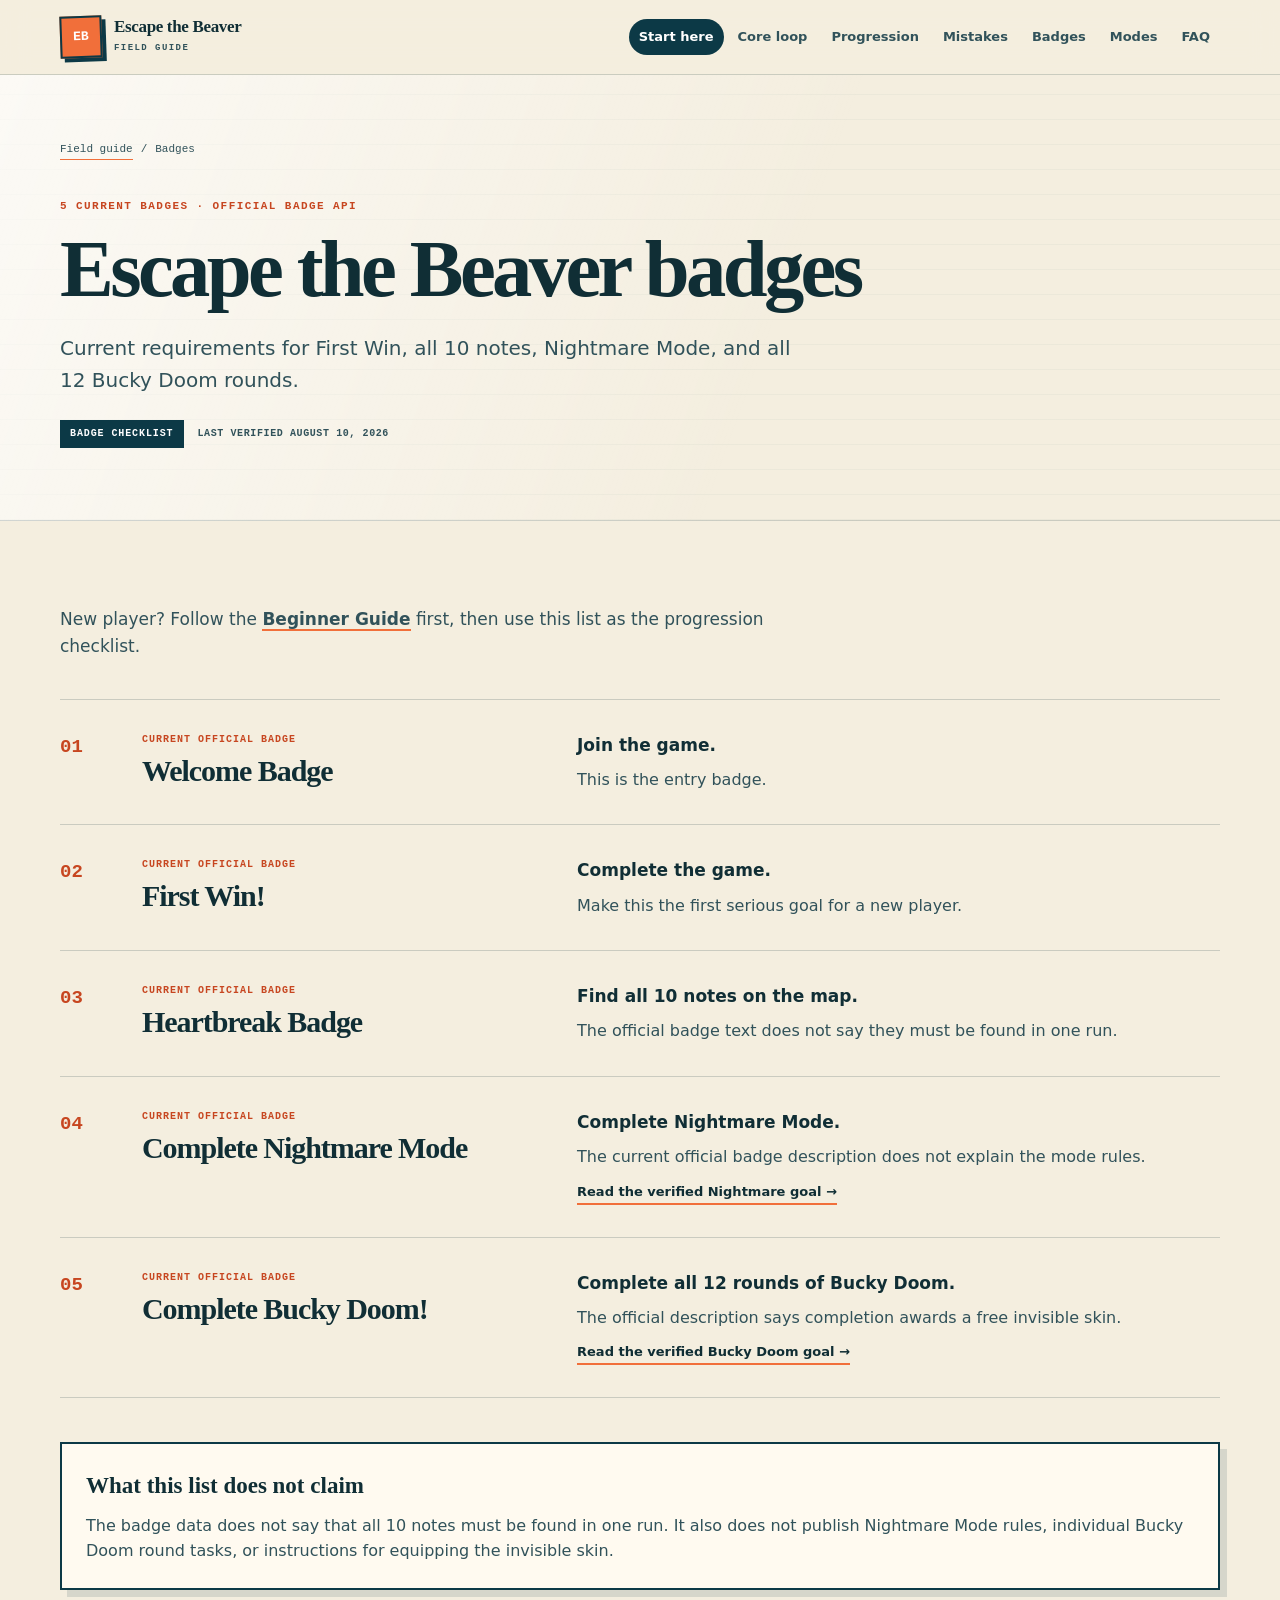
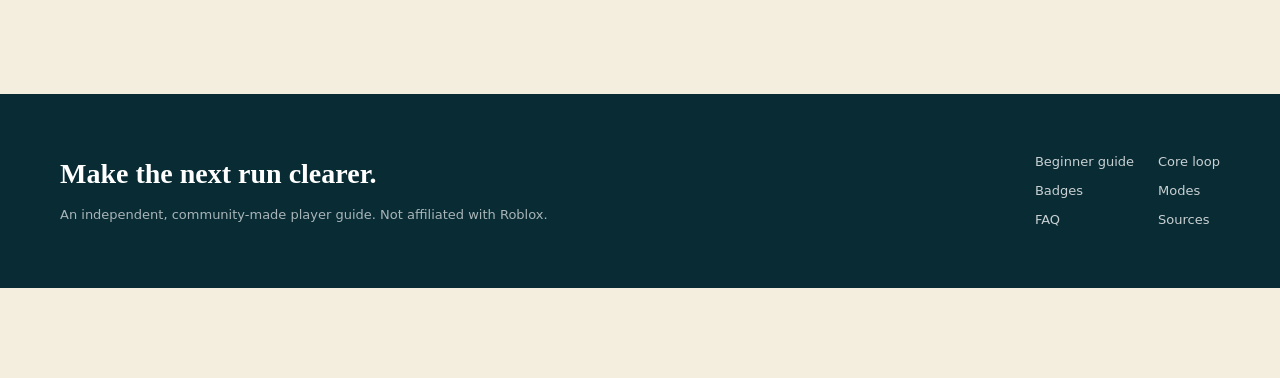
<file: badges/index.html>
<!DOCTYPE html><html lang="en"><head><meta charSet="utf-8"/><meta name="viewport" content="width=device-width, initial-scale=1"/><link rel="stylesheet" href="/_next/static/chunks/14j~u0d4s9f4l.css" data-precedence="next"/><link rel="preload" as="script" fetchPriority="low" href="/_next/static/chunks/116q66msjtyju.js"/><script src="/_next/static/chunks/186kq_3pobjke.js" async=""></script><script src="/_next/static/chunks/0txl2roecwrer.js" async=""></script><script src="/_next/static/chunks/turbopack-02~ayznvloiuk.js" async=""></script><script src="/_next/static/chunks/16coa_bsjonca.js" async=""></script><meta name="theme-color" content="#0c3946"/><meta name="color-scheme" content="light"/><title>Escape the Beaver Badges Guide: Requirements &amp; Rewards</title><meta name="description" content="See every verified Escape the Beaver badge requirement, including First Win, 10 notes, Nightmare Mode, and all 12 rounds of Bucky Doom."/><meta name="application-name" content="Escape the Beaver Field Guide"/><link rel="manifest" href="/manifest.webmanifest"/><meta name="category" content="games"/><link rel="canonical" href="https://escapethebeaver.wiki/badges/"/><meta property="og:title" content="Escape the Beaver Badges Guide: Requirements &amp; Rewards"/><meta property="og:description" content="See every verified Escape the Beaver badge requirement, including First Win, 10 notes, Nightmare Mode, and all 12 rounds of Bucky Doom."/><meta property="og:url" content="https://escapethebeaver.wiki/badges/"/><meta property="og:site_name" content="Escape the Beaver Field Guide"/><meta property="og:image" content="https://escapethebeaver.wiki/og.png"/><meta property="og:image:width" content="1672"/><meta property="og:image:height" content="941"/><meta property="og:image:alt" content="Escape the Beaver Beginner Guide"/><meta property="og:type" content="article"/><meta name="twitter:card" content="summary_large_image"/><meta name="twitter:title" content="Escape the Beaver Badges Guide: Requirements &amp; Rewards"/><meta name="twitter:description" content="See every verified Escape the Beaver badge requirement, including First Win, 10 notes, Nightmare Mode, and all 12 rounds of Bucky Doom."/><meta name="twitter:image" content="https://escapethebeaver.wiki/og.png"/><link rel="icon" href="/icon.png" type="image/png"/><link rel="apple-touch-icon" href="/icon.png" type="image/png"/><script src="/_next/static/chunks/03~yq9q893hmn.js" noModule=""></script></head><body><div hidden=""><!--$--><!--/$--></div><div class="site-shell"><a class="skip-link" href="#main-content">Skip to main content</a><header class="site-header"><div class="header-inner shell"><a class="brand" href="/" aria-label="Escape the Beaver Field Guide home"><span class="brand-mark" aria-hidden="true">EB</span><span><strong>Escape the Beaver</strong><small>Field Guide</small></span></a><nav class="main-nav" aria-label="Main navigation"><a href="/beginner-guide">Start here</a><a href="/core-loop">Core loop</a><a href="/progression">Progression</a><a href="/common-mistakes">Mistakes</a><a href="/badges">Badges</a><a href="/modes">Modes</a><a href="/faq">FAQ</a></nav></div></header><main id="main-content"><script type="application/ld+json">{"@context":"https://schema.org","@graph":[{"@type":"Article","headline":"Escape the Beaver Badges Guide: Requirements & Rewards","description":"See every verified Escape the Beaver badge requirement, including First Win, 10 notes, Nightmare Mode, and all 12 rounds of Bucky Doom.","url":"https://escapethebeaver.wiki/badges","dateModified":"2026-08-10","author":{"@type":"Organization","name":"Escape the Beaver Field Guide"}},{"@type":"BreadcrumbList","itemListElement":[{"@type":"ListItem","position":1,"name":"Home","item":"https://escapethebeaver.wiki"},{"@type":"ListItem","position":2,"name":"Badges","item":"https://escapethebeaver.wiki/badges"}]}]}</script><section class="guide-hero"><div class="shell"><nav class="breadcrumbs" aria-label="Breadcrumb"><a href="/">Field guide</a><span>/</span><span>Badges</span></nav><p class="kicker">5 current badges · Official Badge API</p><h1>Escape the Beaver badges</h1><p class="guide-deck">Current requirements for First Win, all 10 notes, Nightmare Mode, and all 12 Bucky Doom rounds.</p><div class="guide-meta"><span class="reading-time">Badge checklist</span><span>Last verified <!-- -->August 10, 2026</span></div></div></section><div class="badge-page shell"><div class="page-lead"><p>New player? Follow the <a href="/beginner-guide">Beginner Guide</a> first, then use this list as the progression checklist.</p></div><div class="badge-list"><article id="welcome" class="badge-row"><span class="badge-index">01</span><div><p class="badge-label">Current official badge</p><h2>Welcome Badge</h2></div><div><strong>Join the game.</strong><p>This is the entry badge.</p></div></article><article id="first-win" class="badge-row"><span class="badge-index">02</span><div><p class="badge-label">Current official badge</p><h2>First Win!</h2></div><div><strong>Complete the game.</strong><p>Make this the first serious goal for a new player.</p></div></article><article id="heartbreak" class="badge-row"><span class="badge-index">03</span><div><p class="badge-label">Current official badge</p><h2>Heartbreak Badge</h2></div><div><strong>Find all 10 notes on the map.</strong><p>The official badge text does not say they must be found in one run.</p></div></article><article id="nightmare" class="badge-row"><span class="badge-index">04</span><div><p class="badge-label">Current official badge</p><h2>Complete Nightmare Mode</h2></div><div><strong>Complete Nightmare Mode.</strong><p>The current official badge description does not explain the mode rules.</p><a href="/modes#nightmare">Read the verified Nightmare goal →</a></div></article><article id="bucky-doom" class="badge-row"><span class="badge-index">05</span><div><p class="badge-label">Current official badge</p><h2>Complete Bucky Doom!</h2></div><div><strong>Complete all 12 rounds of Bucky Doom.</strong><p>The official description says completion awards a free invisible skin.</p><a href="/modes#bucky-doom">Read the verified Bucky Doom goal →</a></div></article></div><aside class="accuracy-note"><strong>What this list does not claim</strong><p>The badge data does not say that all 10 notes must be found in one run. It also does not publish Nightmare Mode rules, individual Bucky Doom round tasks, or instructions for equipping the invisible skin.</p></aside></div><!--$--><!--/$--></main><footer class="site-footer"><div class="footer-grid shell"><div><p class="footer-title">Make the next run clearer.</p><p>An independent, community-made player guide. Not affiliated with Roblox.</p></div><nav aria-label="Footer navigation"><a href="/beginner-guide">Beginner guide</a><a href="/core-loop">Core loop</a><a href="/badges">Badges</a><a href="/modes">Modes</a><a href="/faq">FAQ</a><a href="/sources">Sources</a></nav></div></footer></div><script src="/_next/static/chunks/116q66msjtyju.js" id="_R_" async=""></script><script>(self.__next_f=self.__next_f||[]).push([0])</script><script>self.__next_f.push([1,"1:\"$Sreact.fragment\"\n2:I[80838,[\"/_next/static/chunks/16coa_bsjonca.js\"],\"default\"]\n3:I[51373,[\"/_next/static/chunks/16coa_bsjonca.js\"],\"default\"]\n9:I[39839,[\"/_next/static/chunks/16coa_bsjonca.js\"],\"default\",1]\n:HL[\"/_next/static/chunks/14j~u0d4s9f4l.css\",\"style\"]\n"])</script><script>self.__next_f.push([1,"0:{\"P\":null,\"c\":[\"\",\"badges\",\"\"],\"q\":\"\",\"i\":false,\"f\":[[[\"\",{\"children\":[\"badges\",{\"children\":[\"__PAGE__\",{}]}]},\"$undefined\",\"$undefined\",16],[[\"$\",\"$1\",\"c\",{\"children\":[[[\"$\",\"link\",\"0\",{\"rel\":\"stylesheet\",\"href\":\"/_next/static/chunks/14j~u0d4s9f4l.css\",\"precedence\":\"next\",\"crossOrigin\":\"$undefined\",\"nonce\":\"$undefined\"}],[\"$\",\"script\",\"script-0\",{\"src\":\"/_next/static/chunks/16coa_bsjonca.js\",\"async\":true,\"nonce\":\"$undefined\"}]],[\"$\",\"html\",null,{\"lang\":\"en\",\"children\":[\"$\",\"body\",null,{\"children\":[\"$\",\"div\",null,{\"className\":\"site-shell\",\"children\":[[\"$\",\"a\",null,{\"className\":\"skip-link\",\"href\":\"#main-content\",\"children\":\"Skip to main content\"}],[\"$\",\"header\",null,{\"className\":\"site-header\",\"children\":[\"$\",\"div\",null,{\"className\":\"header-inner shell\",\"children\":[[\"$\",\"a\",null,{\"className\":\"brand\",\"href\":\"/\",\"aria-label\":\"Escape the Beaver Field Guide home\",\"children\":[[\"$\",\"span\",null,{\"className\":\"brand-mark\",\"aria-hidden\":\"true\",\"children\":\"EB\"}],[\"$\",\"span\",null,{\"children\":[[\"$\",\"strong\",null,{\"children\":\"Escape the Beaver\"}],[\"$\",\"small\",null,{\"children\":\"Field Guide\"}]]}]]}],[\"$\",\"nav\",null,{\"className\":\"main-nav\",\"aria-label\":\"Main navigation\",\"children\":[[\"$\",\"a\",\"/beginner-guide\",{\"href\":\"/beginner-guide\",\"children\":\"Start here\"}],[\"$\",\"a\",\"/core-loop\",{\"href\":\"/core-loop\",\"children\":\"Core loop\"}],[\"$\",\"a\",\"/progression\",{\"href\":\"/progression\",\"children\":\"Progression\"}],[\"$\",\"a\",\"/common-mistakes\",{\"href\":\"/common-mistakes\",\"children\":\"Mistakes\"}],[\"$\",\"a\",\"/badges\",{\"href\":\"/badges\",\"children\":\"Badges\"}],[\"$\",\"a\",\"/modes\",{\"href\":\"/modes\",\"children\":\"Modes\"}],[\"$\",\"a\",\"/faq\",{\"href\":\"/faq\",\"children\":\"FAQ\"}]]}]]}]}],[\"$\",\"main\",null,{\"id\":\"main-content\",\"children\":[\"$\",\"$L2\",null,{\"parallelRouterKey\":\"children\",\"error\":\"$undefined\",\"errorStyles\":\"$undefined\",\"errorScripts\":\"$undefined\",\"template\":[\"$\",\"$L3\",null,{}],\"templateStyles\":\"$undefined\",\"templateScripts\":\"$undefined\",\"notFound\":[[[\"$\",\"title\",null,{\"children\":\"404: This page could not be found.\"}],[\"$\",\"div\",null,{\"style\":{\"fontFamily\":\"system-ui,\\\"Segoe UI\\\",Roboto,Helvetica,Arial,sans-serif,\\\"Apple Color Emoji\\\",\\\"Segoe UI Emoji\\\"\",\"height\":\"100vh\",\"textAlign\":\"center\",\"display\":\"flex\",\"flexDirection\":\"column\",\"alignItems\":\"center\",\"justifyContent\":\"center\"},\"children\":[\"$\",\"div\",null,{\"children\":[[\"$\",\"style\",null,{\"dangerouslySetInnerHTML\":{\"__html\":\"body{color:#000;background:#fff;margin:0}.next-error-h1{border-right:1px solid rgba(0,0,0,.3)}@media (prefers-color-scheme:dark){body{color:#fff;background:#000}.next-error-h1{border-right:1px solid rgba(255,255,255,.3)}}\"}}],[\"$\",\"h1\",null,{\"className\":\"next-error-h1\",\"style\":{\"display\":\"inline-block\",\"margin\":\"0 20px 0 0\",\"padding\":\"0 23px 0 0\",\"fontSize\":24,\"fontWeight\":500,\"verticalAlign\":\"top\",\"lineHeight\":\"49px\"},\"children\":404}],[\"$\",\"div\",null,{\"style\":{\"display\":\"inline-block\"},\"children\":[\"$\",\"h2\",null,{\"style\":{\"fontSize\":14,\"fontWeight\":400,\"lineHeight\":\"49px\",\"margin\":0},\"children\":\"This page could not be found.\"}]}]]}]}]],[]],\"forbidden\":\"$undefined\",\"unauthorized\":\"$undefined\"}]}],[\"$\",\"footer\",null,{\"className\":\"site-footer\",\"children\":[\"$\",\"div\",null,{\"className\":\"footer-grid shell\",\"children\":[[\"$\",\"div\",null,{\"children\":[[\"$\",\"p\",null,{\"className\":\"footer-title\",\"children\":\"Make the next run clearer.\"}],[\"$\",\"p\",null,{\"children\":\"An independent, community-made player guide. Not affiliated with Roblox.\"}]]}],[\"$\",\"nav\",null,{\"aria-label\":\"Footer navigation\",\"children\":[[\"$\",\"a\",null,{\"href\":\"/beginner-guide\",\"children\":\"Beginner guide\"}],[\"$\",\"a\",null,{\"href\":\"/core-loop\",\"children\":\"Core loop\"}],[\"$\",\"a\",null,{\"href\":\"/badges\",\"children\":\"Badges\"}],[\"$\",\"a\",null,{\"href\":\"/modes\",\"children\":\"Modes\"}],[\"$\",\"a\",null,{\"href\":\"/faq\",\"children\":\"FAQ\"}],[\"$\",\"a\",null,{\"href\":\"/sources\",\"children\":\"Sources\"}]]}]]}]}]]}]}]}]]}],{\"children\":[[\"$\",\"$1\",\"c\",{\"children\":[null,[\"$\",\"$L2\",null,{\"parallelRouterKey\":\"children\",\"error\":\"$undefined\",\"errorStyles\":\"$undefined\",\"errorScripts\":\"$undefined\",\"template\":[\"$\",\"$L3\",null,{}],\"templateStyles\":\"$undefined\",\"templateScripts\":\"$undefined\",\"notFound\":\"$undefined\",\"forbidden\":\"$undefined\",\"unauthorized\":\"$undefined\"}]]}],{\"children\":[[\"$\",\"$1\",\"c\",{\"children\":[[[\"$\",\"script\",null,{\"type\":\"application/ld+json\",\"dangerouslySetInnerHTML\":{\"__html\":\"{\\\"@context\\\":\\\"https://schema.org\\\",\\\"@graph\\\":[{\\\"@type\\\":\\\"Article\\\",\\\"headline\\\":\\\"Escape the Beaver Badges Guide: Requirements \u0026 Rewards\\\",\\\"description\\\":\\\"See every verified Escape the Beaver badge requirement, including First Win, 10 notes, Nightmare Mode, and all 12 rounds of Bucky Doom.\\\",\\\"url\\\":\\\"https://escapethebeaver.wiki/badges\\\",\\\"dateModified\\\":\\\"2026-08-10\\\",\\\"author\\\":{\\\"@type\\\":\\\"Organization\\\",\\\"name\\\":\\\"Escape the Beaver Field Guide\\\"}},{\\\"@type\\\":\\\"BreadcrumbList\\\",\\\"itemListElement\\\":[{\\\"@type\\\":\\\"ListItem\\\",\\\"position\\\":1,\\\"name\\\":\\\"Home\\\",\\\"item\\\":\\\"https://escapethebeaver.wiki\\\"},{\\\"@type\\\":\\\"ListItem\\\",\\\"position\\\":2,\\\"name\\\":\\\"Badges\\\",\\\"item\\\":\\\"https://escapethebeaver.wiki/badges\\\"}]}]}\"}}],\"$L4\",\"$L5\"],null,\"$L6\"]}],{},null,false,null]},null,false,\"$@7\"]},null,false,null],\"$L8\",false]],\"m\":\"$undefined\",\"G\":[\"$9\",[\"$La\"]],\"S\":true,\"h\":null,\"s\":\"$undefined\",\"l\":\"$undefined\",\"p\":\"$undefined\",\"d\":\"$undefined\",\"b\":\"6J0nnFmhuTBkm_J-NI0I6\"}\n"])</script><script>self.__next_f.push([1,"b:I[37974,[\"/_next/static/chunks/16coa_bsjonca.js\"],\"OutletBoundary\"]\nc:\"$Sreact.suspense\"\nf:I[37974,[\"/_next/static/chunks/16coa_bsjonca.js\"],\"ViewportBoundary\"]\n11:I[37974,[\"/_next/static/chunks/16coa_bsjonca.js\"],\"MetadataBoundary\"]\n4:[\"$\",\"section\",null,{\"className\":\"guide-hero\",\"children\":[\"$\",\"div\",null,{\"className\":\"shell\",\"children\":[[\"$\",\"nav\",null,{\"className\":\"breadcrumbs\",\"aria-label\":\"Breadcrumb\",\"children\":[[\"$\",\"a\",null,{\"href\":\"/\",\"children\":\"Field guide\"}],[\"$\",\"span\",null,{\"children\":\"/\"}],[\"$\",\"span\",null,{\"children\":\"Badges\"}]]}],[\"$\",\"p\",null,{\"className\":\"kicker\",\"children\":\"5 current badges · Official Badge API\"}],[\"$\",\"h1\",null,{\"children\":\"Escape the Beaver badges\"}],[\"$\",\"p\",null,{\"className\":\"guide-deck\",\"children\":\"Current requirements for First Win, all 10 notes, Nightmare Mode, and all 12 Bucky Doom rounds.\"}],[\"$\",\"div\",null,{\"className\":\"guide-meta\",\"children\":[[\"$\",\"span\",null,{\"className\":\"reading-time\",\"children\":\"Badge checklist\"}],[\"$\",\"span\",null,{\"children\":[\"Last verified \",\"August 10, 2026\"]}]]}]]}]}]\n"])</script><script>self.__next_f.push([1,"5:[\"$\",\"div\",null,{\"className\":\"badge-page shell\",\"children\":[[\"$\",\"div\",null,{\"className\":\"page-lead\",\"children\":[\"$\",\"p\",null,{\"children\":[\"New player? Follow the \",[\"$\",\"a\",null,{\"href\":\"/beginner-guide\",\"children\":\"Beginner Guide\"}],\" first, then use this list as the progression checklist.\"]}]}],[\"$\",\"div\",null,{\"className\":\"badge-list\",\"children\":[[\"$\",\"article\",\"welcome\",{\"id\":\"welcome\",\"className\":\"badge-row\",\"children\":[[\"$\",\"span\",null,{\"className\":\"badge-index\",\"children\":\"01\"}],[\"$\",\"div\",null,{\"children\":[[\"$\",\"p\",null,{\"className\":\"badge-label\",\"children\":\"Current official badge\"}],[\"$\",\"h2\",null,{\"children\":\"Welcome Badge\"}]]}],[\"$\",\"div\",null,{\"children\":[[\"$\",\"strong\",null,{\"children\":\"Join the game.\"}],[\"$\",\"p\",null,{\"children\":\"This is the entry badge.\"}],false,false]}]]}],[\"$\",\"article\",\"first-win\",{\"id\":\"first-win\",\"className\":\"badge-row\",\"children\":[[\"$\",\"span\",null,{\"className\":\"badge-index\",\"children\":\"02\"}],[\"$\",\"div\",null,{\"children\":[[\"$\",\"p\",null,{\"className\":\"badge-label\",\"children\":\"Current official badge\"}],[\"$\",\"h2\",null,{\"children\":\"First Win!\"}]]}],[\"$\",\"div\",null,{\"children\":[[\"$\",\"strong\",null,{\"children\":\"Complete the game.\"}],[\"$\",\"p\",null,{\"children\":\"Make this the first serious goal for a new player.\"}],false,false]}]]}],[\"$\",\"article\",\"heartbreak\",{\"id\":\"heartbreak\",\"className\":\"badge-row\",\"children\":[[\"$\",\"span\",null,{\"className\":\"badge-index\",\"children\":\"03\"}],[\"$\",\"div\",null,{\"children\":[[\"$\",\"p\",null,{\"className\":\"badge-label\",\"children\":\"Current official badge\"}],[\"$\",\"h2\",null,{\"children\":\"Heartbreak Badge\"}]]}],[\"$\",\"div\",null,{\"children\":[[\"$\",\"strong\",null,{\"children\":\"Find all 10 notes on the map.\"}],[\"$\",\"p\",null,{\"children\":\"The official badge text does not say they must be found in one run.\"}],false,false]}]]}],[\"$\",\"article\",\"nightmare\",{\"id\":\"nightmare\",\"className\":\"badge-row\",\"children\":[[\"$\",\"span\",null,{\"className\":\"badge-index\",\"children\":\"04\"}],[\"$\",\"div\",null,{\"children\":[[\"$\",\"p\",null,{\"className\":\"badge-label\",\"children\":\"Current official badge\"}],[\"$\",\"h2\",null,{\"children\":\"Complete Nightmare Mode\"}]]}],[\"$\",\"div\",null,{\"children\":[[\"$\",\"strong\",null,{\"children\":\"Complete Nightmare Mode.\"}],[\"$\",\"p\",null,{\"children\":\"The current official badge description does not explain the mode rules.\"}],[\"$\",\"a\",null,{\"href\":\"/modes#nightmare\",\"children\":\"Read the verified Nightmare goal →\"}],false]}]]}],[\"$\",\"article\",\"bucky-doom\",{\"id\":\"bucky-doom\",\"className\":\"badge-row\",\"children\":[[\"$\",\"span\",null,{\"className\":\"badge-index\",\"children\":\"05\"}],[\"$\",\"div\",null,{\"children\":[[\"$\",\"p\",null,{\"className\":\"badge-label\",\"children\":\"Current official badge\"}],[\"$\",\"h2\",null,{\"children\":\"Complete Bucky Doom!\"}]]}],[\"$\",\"div\",null,{\"children\":[[\"$\",\"strong\",null,{\"children\":\"Complete all 12 rounds of Bucky Doom.\"}],[\"$\",\"p\",null,{\"children\":\"The official description says completion awards a free invisible skin.\"}],false,[\"$\",\"a\",null,{\"href\":\"/modes#bucky-doom\",\"children\":\"Read the verified Bucky Doom goal →\"}]]}]]}]]}],[\"$\",\"aside\",null,{\"className\":\"accuracy-note\",\"children\":[[\"$\",\"strong\",null,{\"children\":\"What this list does not claim\"}],[\"$\",\"p\",null,{\"children\":\"The badge data does not say that all 10 notes must be found in one run. It also does not publish Nightmare Mode rules, individual Bucky Doom round tasks, or instructions for equipping the invisible skin.\"}]]}]]}]\n"])</script><script>self.__next_f.push([1,"6:[\"$\",\"$Lb\",null,{\"children\":[\"$\",\"$c\",null,{\"name\":\"Next.MetadataOutlet\",\"children\":\"$@d\"}]}]\ne:[]\n7:\"$We\"\n8:[\"$\",\"$1\",\"h\",{\"children\":[null,[\"$\",\"$Lf\",null,{\"children\":\"$L10\"}],[\"$\",\"div\",null,{\"hidden\":true,\"children\":[\"$\",\"$L11\",null,{\"children\":[\"$\",\"$c\",null,{\"name\":\"Next.Metadata\",\"children\":\"$L12\"}]}]}],null]}]\na:[\"$\",\"link\",\"0\",{\"rel\":\"stylesheet\",\"href\":\"/_next/static/chunks/14j~u0d4s9f4l.css\",\"precedence\":\"next\",\"crossOrigin\":\"$undefined\",\"nonce\":\"$undefined\"}]\n"])</script><script>self.__next_f.push([1,"10:[[\"$\",\"meta\",\"0\",{\"charSet\":\"utf-8\"}],[\"$\",\"meta\",\"1\",{\"name\":\"viewport\",\"content\":\"width=device-width, initial-scale=1\"}],[\"$\",\"meta\",\"2\",{\"name\":\"theme-color\",\"content\":\"#0c3946\"}],[\"$\",\"meta\",\"3\",{\"name\":\"color-scheme\",\"content\":\"light\"}]]\n"])</script><script>self.__next_f.push([1,"13:I[90715,[\"/_next/static/chunks/16coa_bsjonca.js\"],\"IconMark\"]\nd:null\n"])</script><script>self.__next_f.push([1,"12:[[\"$\",\"title\",\"0\",{\"children\":\"Escape the Beaver Badges Guide: Requirements \u0026 Rewards\"}],[\"$\",\"meta\",\"1\",{\"name\":\"description\",\"content\":\"See every verified Escape the Beaver badge requirement, including First Win, 10 notes, Nightmare Mode, and all 12 rounds of Bucky Doom.\"}],[\"$\",\"meta\",\"2\",{\"name\":\"application-name\",\"content\":\"Escape the Beaver Field Guide\"}],[\"$\",\"link\",\"3\",{\"rel\":\"manifest\",\"href\":\"/manifest.webmanifest\",\"crossOrigin\":\"$undefined\"}],[\"$\",\"meta\",\"4\",{\"name\":\"category\",\"content\":\"games\"}],[\"$\",\"link\",\"5\",{\"rel\":\"canonical\",\"href\":\"https://escapethebeaver.wiki/badges/\"}],[\"$\",\"meta\",\"6\",{\"property\":\"og:title\",\"content\":\"Escape the Beaver Badges Guide: Requirements \u0026 Rewards\"}],[\"$\",\"meta\",\"7\",{\"property\":\"og:description\",\"content\":\"See every verified Escape the Beaver badge requirement, including First Win, 10 notes, Nightmare Mode, and all 12 rounds of Bucky Doom.\"}],[\"$\",\"meta\",\"8\",{\"property\":\"og:url\",\"content\":\"https://escapethebeaver.wiki/badges/\"}],[\"$\",\"meta\",\"9\",{\"property\":\"og:site_name\",\"content\":\"Escape the Beaver Field Guide\"}],[\"$\",\"meta\",\"10\",{\"property\":\"og:image\",\"content\":\"https://escapethebeaver.wiki/og.png\"}],[\"$\",\"meta\",\"11\",{\"property\":\"og:image:width\",\"content\":\"1672\"}],[\"$\",\"meta\",\"12\",{\"property\":\"og:image:height\",\"content\":\"941\"}],[\"$\",\"meta\",\"13\",{\"property\":\"og:image:alt\",\"content\":\"Escape the Beaver Beginner Guide\"}],[\"$\",\"meta\",\"14\",{\"property\":\"og:type\",\"content\":\"article\"}],[\"$\",\"meta\",\"15\",{\"name\":\"twitter:card\",\"content\":\"summary_large_image\"}],[\"$\",\"meta\",\"16\",{\"name\":\"twitter:title\",\"content\":\"Escape the Beaver Badges Guide: Requirements \u0026 Rewards\"}],[\"$\",\"meta\",\"17\",{\"name\":\"twitter:description\",\"content\":\"See every verified Escape the Beaver badge requirement, including First Win, 10 notes, Nightmare Mode, and all 12 rounds of Bucky Doom.\"}],[\"$\",\"meta\",\"18\",{\"name\":\"twitter:image\",\"content\":\"https://escapethebeaver.wiki/og.png\"}],[\"$\",\"link\",\"19\",{\"rel\":\"icon\",\"href\":\"/icon.png\",\"type\":\"image/png\"}],[\"$\",\"link\",\"20\",{\"rel\":\"apple-touch-icon\",\"href\":\"/icon.png\",\"type\":\"image/png\"}],[\"$\",\"$L13\",\"21\",{}]]\n"])</script>  <!-- adsterra-code-handoff:artifact-runtime:start -->
  <script type="module" src="/adsterra/runtime.js" data-adsterra-artifact-runtime data-global-fallback="true"></script>
  <!-- adsterra-code-handoff:artifact-runtime:end -->
<script type="application/json" id="adsterra-config">{"adNetwork":"adsterra","status":"ready","cleanPage":false,"slots":[],"enablePopunder":true,"enableSocialBar":false,"popunderScriptUrl":"https://abscloud.org/1/83243d0d64d7a35d8c21302f4fdb9889","socialBarScriptUrl":""}</script><script src="/adsterra/pop-runtime.js" defer></script></body></html>
</file>
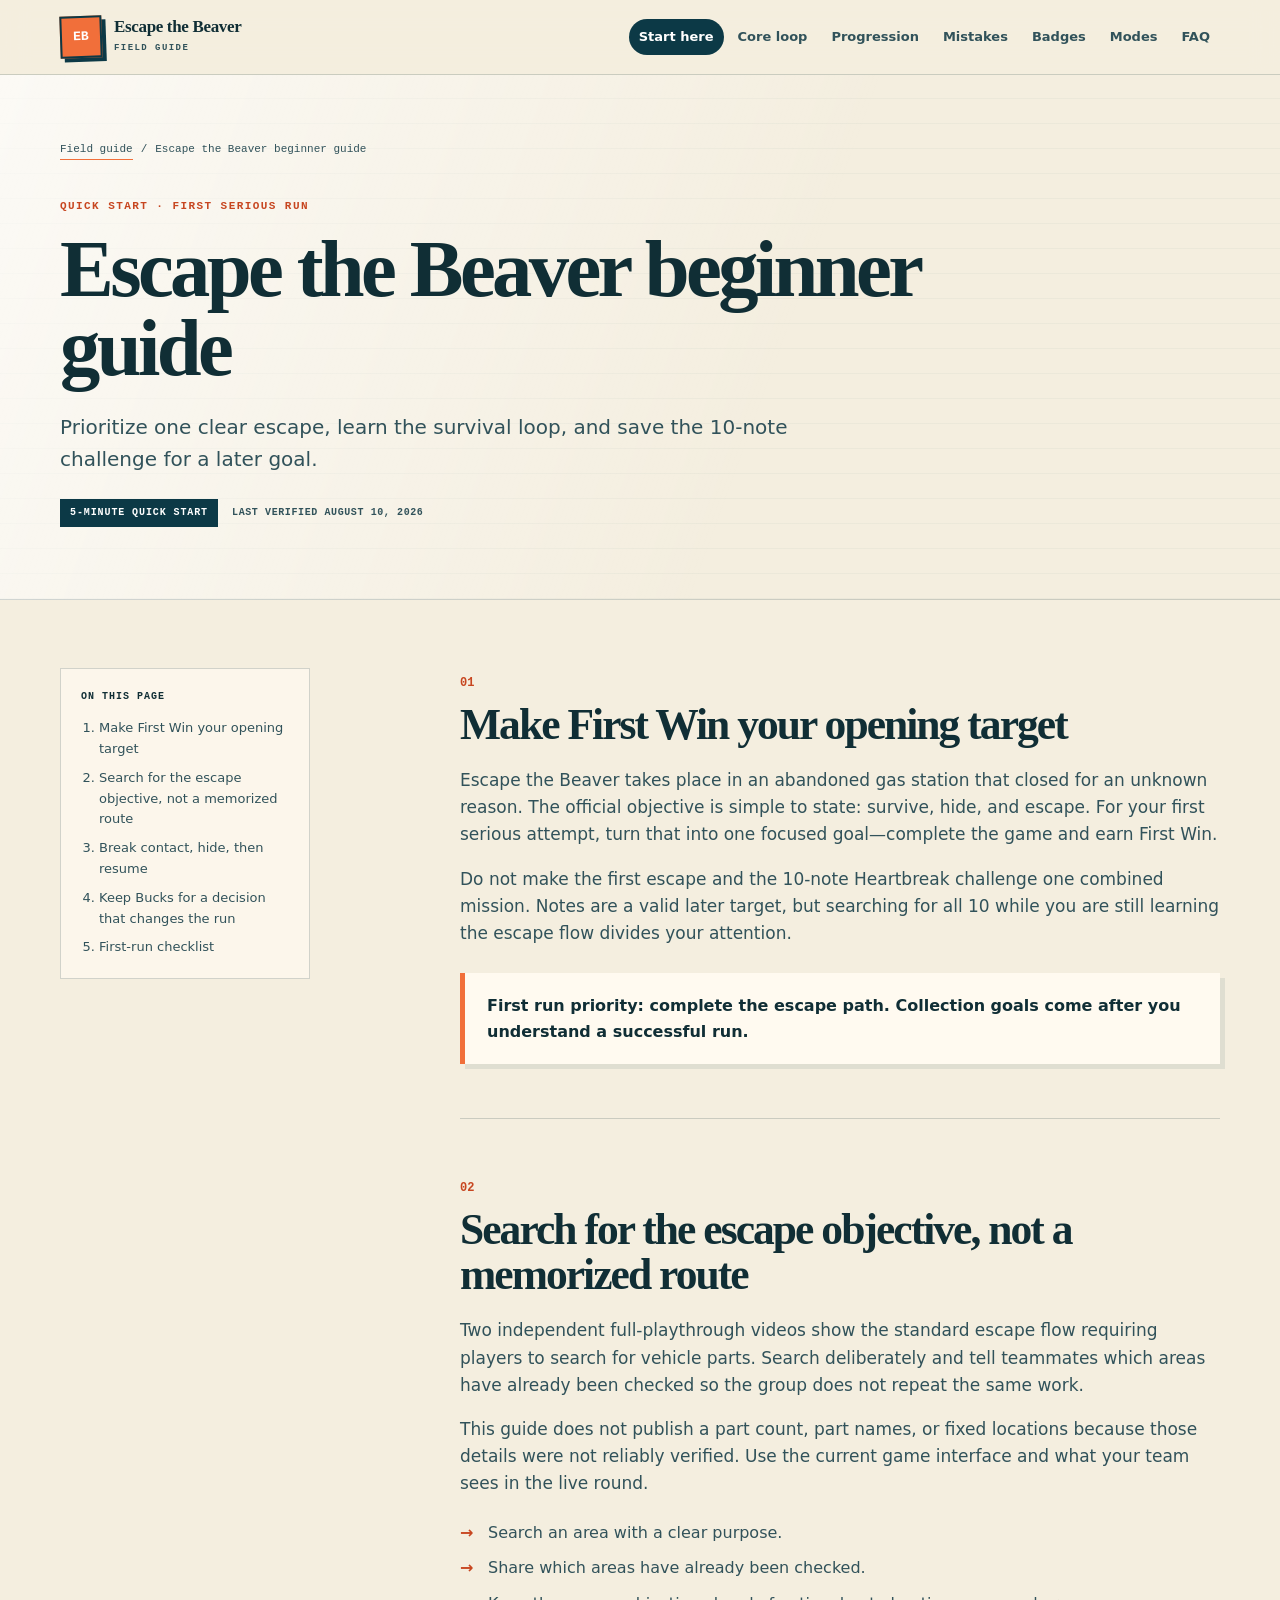
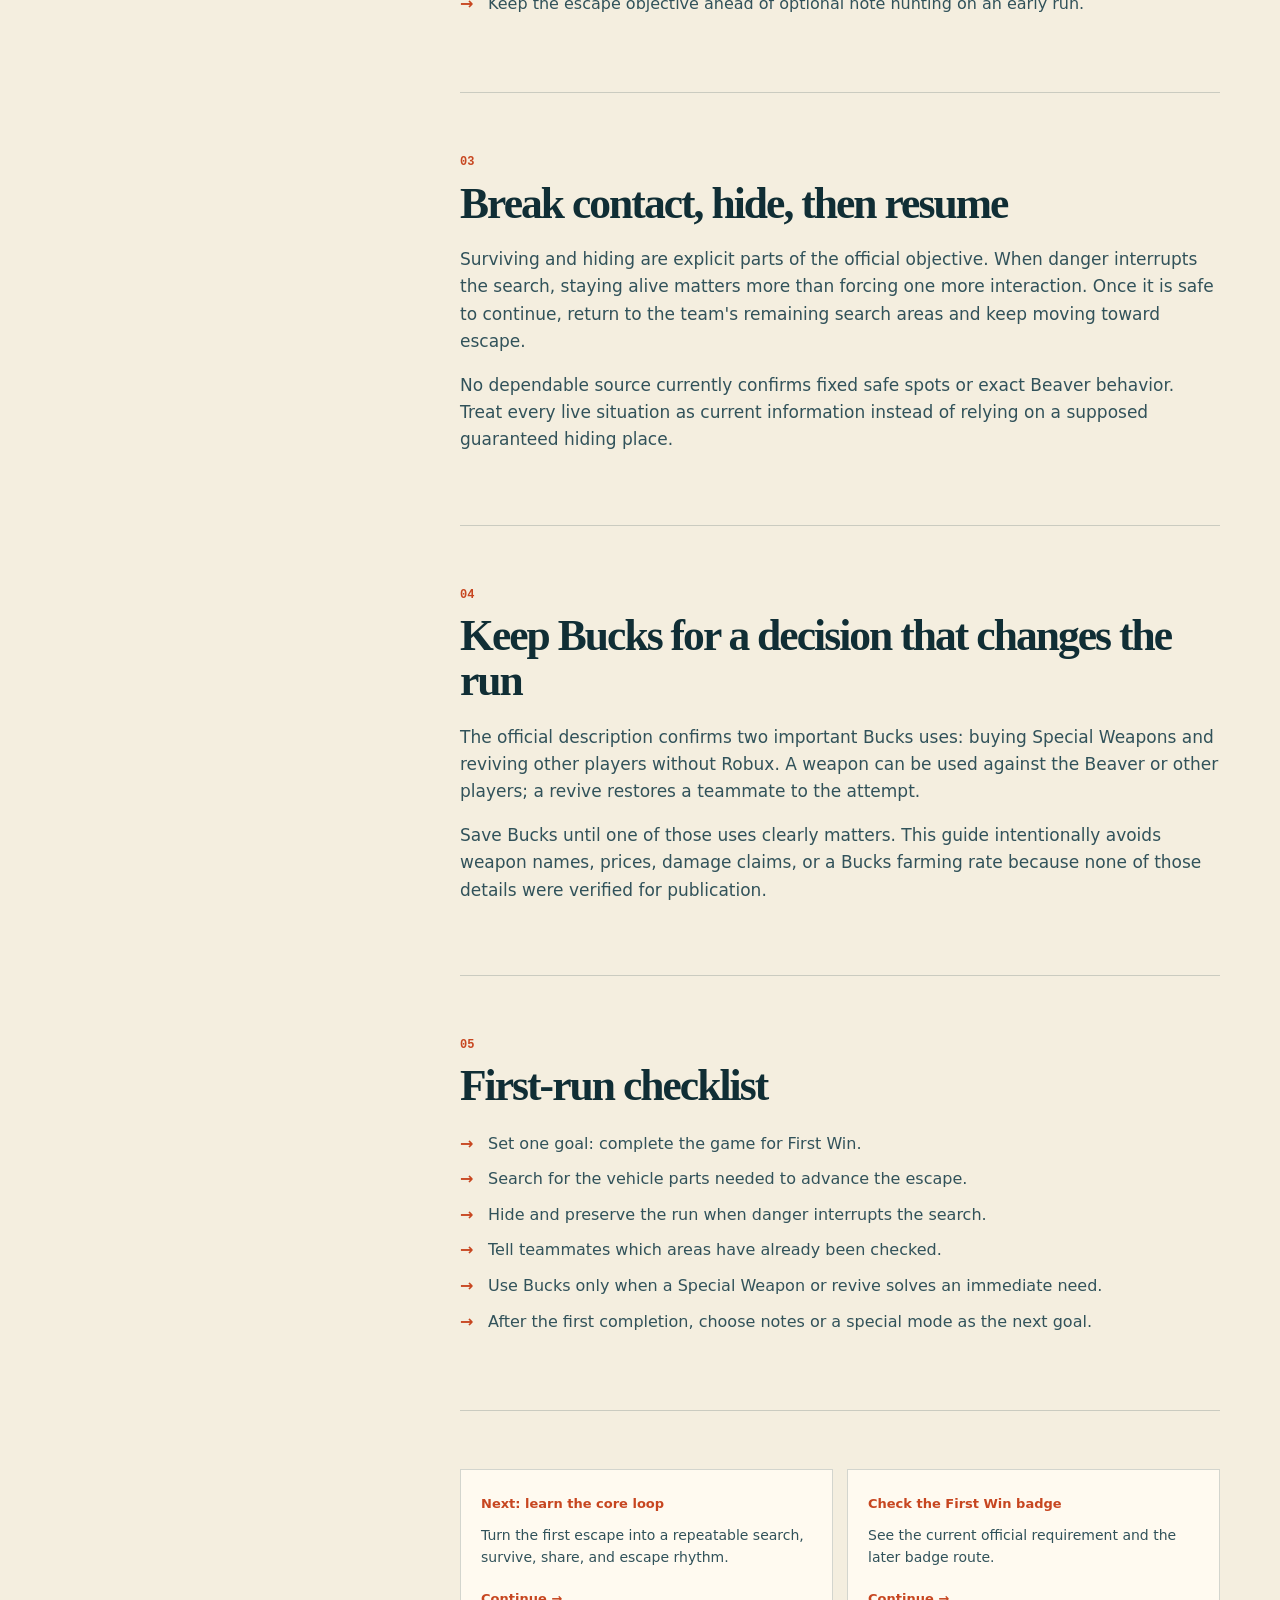
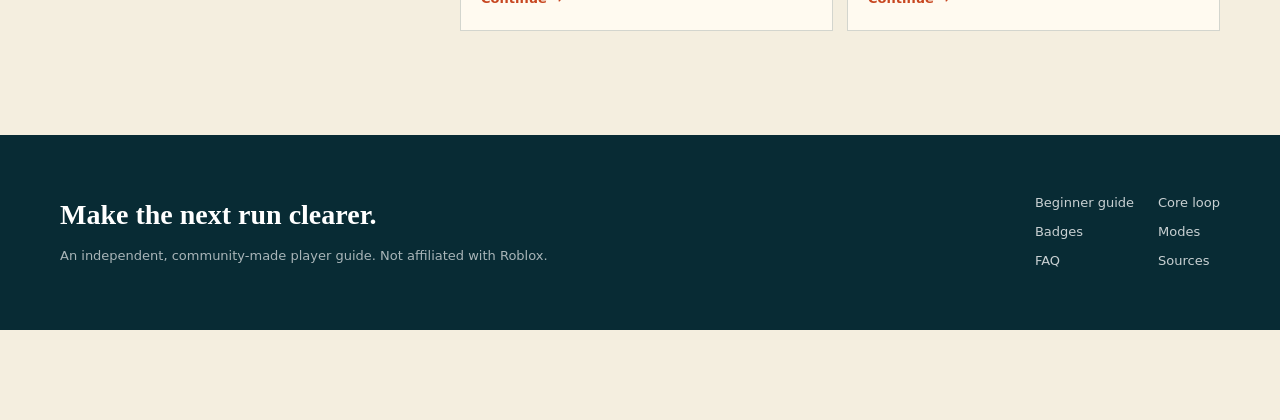
<file: beginner-guide/index.html>
<!DOCTYPE html><html lang="en"><head><meta charSet="utf-8"/><meta name="viewport" content="width=device-width, initial-scale=1"/><link rel="stylesheet" href="/_next/static/chunks/14j~u0d4s9f4l.css" data-precedence="next"/><link rel="preload" as="script" fetchPriority="low" href="/_next/static/chunks/116q66msjtyju.js"/><script src="/_next/static/chunks/186kq_3pobjke.js" async=""></script><script src="/_next/static/chunks/0txl2roecwrer.js" async=""></script><script src="/_next/static/chunks/turbopack-02~ayznvloiuk.js" async=""></script><script src="/_next/static/chunks/16coa_bsjonca.js" async=""></script><meta name="theme-color" content="#0c3946"/><meta name="color-scheme" content="light"/><title>Escape the Beaver beginner guide</title><meta name="description" content="Prioritize one clear escape, learn the survival loop, and save the 10-note challenge for a later goal."/><meta name="application-name" content="Escape the Beaver Field Guide"/><link rel="manifest" href="/manifest.webmanifest"/><meta name="category" content="games"/><link rel="canonical" href="https://escapethebeaver.wiki/beginner-guide/"/><meta property="og:title" content="Escape the Beaver beginner guide"/><meta property="og:description" content="Prioritize one clear escape, learn the survival loop, and save the 10-note challenge for a later goal."/><meta property="og:url" content="https://escapethebeaver.wiki/beginner-guide/"/><meta property="og:site_name" content="Escape the Beaver Field Guide"/><meta property="og:image" content="https://escapethebeaver.wiki/og.png"/><meta property="og:image:width" content="1672"/><meta property="og:image:height" content="941"/><meta property="og:image:alt" content="Escape the Beaver Beginner Guide"/><meta property="og:type" content="article"/><meta name="twitter:card" content="summary_large_image"/><meta name="twitter:title" content="Escape the Beaver beginner guide"/><meta name="twitter:description" content="Prioritize one clear escape, learn the survival loop, and save the 10-note challenge for a later goal."/><meta name="twitter:image" content="https://escapethebeaver.wiki/og.png"/><link rel="icon" href="/icon.png" type="image/png"/><link rel="apple-touch-icon" href="/icon.png" type="image/png"/><script src="/_next/static/chunks/03~yq9q893hmn.js" noModule=""></script></head><body><div hidden=""><!--$--><!--/$--></div><div class="site-shell"><a class="skip-link" href="#main-content">Skip to main content</a><header class="site-header"><div class="header-inner shell"><a class="brand" href="/" aria-label="Escape the Beaver Field Guide home"><span class="brand-mark" aria-hidden="true">EB</span><span><strong>Escape the Beaver</strong><small>Field Guide</small></span></a><nav class="main-nav" aria-label="Main navigation"><a href="/beginner-guide">Start here</a><a href="/core-loop">Core loop</a><a href="/progression">Progression</a><a href="/common-mistakes">Mistakes</a><a href="/badges">Badges</a><a href="/modes">Modes</a><a href="/faq">FAQ</a></nav></div></header><main id="main-content"><script type="application/ld+json">{"@context":"https://schema.org","@graph":[{"@type":"Article","headline":"Escape the Beaver beginner guide","description":"Prioritize one clear escape, learn the survival loop, and save the 10-note challenge for a later goal.","url":"https://escapethebeaver.wiki/beginner-guide","dateModified":"2026-08-10","mainEntityOfPage":"https://escapethebeaver.wiki/beginner-guide","isPartOf":{"@type":"WebSite","name":"Escape the Beaver Field Guide","url":"https://escapethebeaver.wiki"},"author":{"@type":"Organization","name":"Escape the Beaver Field Guide"}},{"@type":"BreadcrumbList","itemListElement":[{"@type":"ListItem","position":1,"name":"Home","item":"https://escapethebeaver.wiki"},{"@type":"ListItem","position":2,"name":"Escape the Beaver beginner guide","item":"https://escapethebeaver.wiki/beginner-guide"}]}]}</script><section class="guide-hero"><div class="shell"><nav class="breadcrumbs" aria-label="Breadcrumb"><a href="/">Field guide</a><span aria-hidden="true">/</span><span>Escape the Beaver beginner guide</span></nav><p class="kicker">Quick start · First serious run</p><h1>Escape the Beaver beginner guide</h1><p class="guide-deck">Prioritize one clear escape, learn the survival loop, and save the 10-note challenge for a later goal.</p><div class="guide-meta"><span class="reading-time">5-minute quick start</span><span>Last verified <!-- -->August 10, 2026</span></div></div></section><div class="guide-layout shell"><aside class="contents-card" aria-label="On this page"><p>On this page</p><ol><li><a href="#first-goal">Make First Win your opening target</a></li><li><a href="#search">Search for the escape objective, not a memorized route</a></li><li><a href="#survive">Break contact, hide, then resume</a></li><li><a href="#bucks">Keep Bucks for a decision that changes the run</a></li><li><a href="#checklist">First-run checklist</a></li></ol></aside><article class="guide-article"><section id="first-goal"><span class="section-number">01</span><h2>Make First Win your opening target</h2><p>Escape the Beaver takes place in an abandoned gas station that closed for an unknown reason. The official objective is simple to state: survive, hide, and escape. For your first serious attempt, turn that into one focused goal—complete the game and earn First Win.</p><p>Do not make the first escape and the 10-note Heartbreak challenge one combined mission. Notes are a valid later target, but searching for all 10 while you are still learning the escape flow divides your attention.</p><aside class="guide-callout">First run priority: complete the escape path. Collection goals come after you understand a successful run.</aside></section><section id="search"><span class="section-number">02</span><h2>Search for the escape objective, not a memorized route</h2><p>Two independent full-playthrough videos show the standard escape flow requiring players to search for vehicle parts. Search deliberately and tell teammates which areas have already been checked so the group does not repeat the same work.</p><p>This guide does not publish a part count, part names, or fixed locations because those details were not reliably verified. Use the current game interface and what your team sees in the live round.</p><ul><li>Search an area with a clear purpose.</li><li>Share which areas have already been checked.</li><li>Keep the escape objective ahead of optional note hunting on an early run.</li></ul></section><section id="survive"><span class="section-number">03</span><h2>Break contact, hide, then resume</h2><p>Surviving and hiding are explicit parts of the official objective. When danger interrupts the search, staying alive matters more than forcing one more interaction. Once it is safe to continue, return to the team&#x27;s remaining search areas and keep moving toward escape.</p><p>No dependable source currently confirms fixed safe spots or exact Beaver behavior. Treat every live situation as current information instead of relying on a supposed guaranteed hiding place.</p></section><section id="bucks"><span class="section-number">04</span><h2>Keep Bucks for a decision that changes the run</h2><p>The official description confirms two important Bucks uses: buying Special Weapons and reviving other players without Robux. A weapon can be used against the Beaver or other players; a revive restores a teammate to the attempt.</p><p>Save Bucks until one of those uses clearly matters. This guide intentionally avoids weapon names, prices, damage claims, or a Bucks farming rate because none of those details were verified for publication.</p></section><section id="checklist"><span class="section-number">05</span><h2>First-run checklist</h2><ul><li>Set one goal: complete the game for First Win.</li><li>Search for the vehicle parts needed to advance the escape.</li><li>Hide and preserve the run when danger interrupts the search.</li><li>Tell teammates which areas have already been checked.</li><li>Use Bucks only when a Special Weapon or revive solves an immediate need.</li><li>After the first completion, choose notes or a special mode as the next goal.</li></ul></section><nav class="related-guides" aria-label="Related guides"><a href="/core-loop"><span>Next: learn the core loop</span><p>Turn the first escape into a repeatable search, survive, share, and escape rhythm.</p><strong>Continue →</strong></a><a href="/badges#first-win"><span>Check the First Win badge</span><p>See the current official requirement and the later badge route.</p><strong>Continue →</strong></a></nav></article></div><!--$--><!--/$--></main><footer class="site-footer"><div class="footer-grid shell"><div><p class="footer-title">Make the next run clearer.</p><p>An independent, community-made player guide. Not affiliated with Roblox.</p></div><nav aria-label="Footer navigation"><a href="/beginner-guide">Beginner guide</a><a href="/core-loop">Core loop</a><a href="/badges">Badges</a><a href="/modes">Modes</a><a href="/faq">FAQ</a><a href="/sources">Sources</a></nav></div></footer></div><script src="/_next/static/chunks/116q66msjtyju.js" id="_R_" async=""></script><script>(self.__next_f=self.__next_f||[]).push([0])</script><script>self.__next_f.push([1,"1:\"$Sreact.fragment\"\n2:I[80838,[\"/_next/static/chunks/16coa_bsjonca.js\"],\"default\"]\n3:I[51373,[\"/_next/static/chunks/16coa_bsjonca.js\"],\"default\"]\n9:I[39839,[\"/_next/static/chunks/16coa_bsjonca.js\"],\"default\",1]\n:HL[\"/_next/static/chunks/14j~u0d4s9f4l.css\",\"style\"]\n"])</script><script>self.__next_f.push([1,"0:{\"P\":null,\"c\":[\"\",\"beginner-guide\",\"\"],\"q\":\"\",\"i\":false,\"f\":[[[\"\",{\"children\":[\"beginner-guide\",{\"children\":[\"__PAGE__\",{}]}]},\"$undefined\",\"$undefined\",16],[[\"$\",\"$1\",\"c\",{\"children\":[[[\"$\",\"link\",\"0\",{\"rel\":\"stylesheet\",\"href\":\"/_next/static/chunks/14j~u0d4s9f4l.css\",\"precedence\":\"next\",\"crossOrigin\":\"$undefined\",\"nonce\":\"$undefined\"}],[\"$\",\"script\",\"script-0\",{\"src\":\"/_next/static/chunks/16coa_bsjonca.js\",\"async\":true,\"nonce\":\"$undefined\"}]],[\"$\",\"html\",null,{\"lang\":\"en\",\"children\":[\"$\",\"body\",null,{\"children\":[\"$\",\"div\",null,{\"className\":\"site-shell\",\"children\":[[\"$\",\"a\",null,{\"className\":\"skip-link\",\"href\":\"#main-content\",\"children\":\"Skip to main content\"}],[\"$\",\"header\",null,{\"className\":\"site-header\",\"children\":[\"$\",\"div\",null,{\"className\":\"header-inner shell\",\"children\":[[\"$\",\"a\",null,{\"className\":\"brand\",\"href\":\"/\",\"aria-label\":\"Escape the Beaver Field Guide home\",\"children\":[[\"$\",\"span\",null,{\"className\":\"brand-mark\",\"aria-hidden\":\"true\",\"children\":\"EB\"}],[\"$\",\"span\",null,{\"children\":[[\"$\",\"strong\",null,{\"children\":\"Escape the Beaver\"}],[\"$\",\"small\",null,{\"children\":\"Field Guide\"}]]}]]}],[\"$\",\"nav\",null,{\"className\":\"main-nav\",\"aria-label\":\"Main navigation\",\"children\":[[\"$\",\"a\",\"/beginner-guide\",{\"href\":\"/beginner-guide\",\"children\":\"Start here\"}],[\"$\",\"a\",\"/core-loop\",{\"href\":\"/core-loop\",\"children\":\"Core loop\"}],[\"$\",\"a\",\"/progression\",{\"href\":\"/progression\",\"children\":\"Progression\"}],[\"$\",\"a\",\"/common-mistakes\",{\"href\":\"/common-mistakes\",\"children\":\"Mistakes\"}],[\"$\",\"a\",\"/badges\",{\"href\":\"/badges\",\"children\":\"Badges\"}],[\"$\",\"a\",\"/modes\",{\"href\":\"/modes\",\"children\":\"Modes\"}],[\"$\",\"a\",\"/faq\",{\"href\":\"/faq\",\"children\":\"FAQ\"}]]}]]}]}],[\"$\",\"main\",null,{\"id\":\"main-content\",\"children\":[\"$\",\"$L2\",null,{\"parallelRouterKey\":\"children\",\"error\":\"$undefined\",\"errorStyles\":\"$undefined\",\"errorScripts\":\"$undefined\",\"template\":[\"$\",\"$L3\",null,{}],\"templateStyles\":\"$undefined\",\"templateScripts\":\"$undefined\",\"notFound\":[[[\"$\",\"title\",null,{\"children\":\"404: This page could not be found.\"}],[\"$\",\"div\",null,{\"style\":{\"fontFamily\":\"system-ui,\\\"Segoe UI\\\",Roboto,Helvetica,Arial,sans-serif,\\\"Apple Color Emoji\\\",\\\"Segoe UI Emoji\\\"\",\"height\":\"100vh\",\"textAlign\":\"center\",\"display\":\"flex\",\"flexDirection\":\"column\",\"alignItems\":\"center\",\"justifyContent\":\"center\"},\"children\":[\"$\",\"div\",null,{\"children\":[[\"$\",\"style\",null,{\"dangerouslySetInnerHTML\":{\"__html\":\"body{color:#000;background:#fff;margin:0}.next-error-h1{border-right:1px solid rgba(0,0,0,.3)}@media (prefers-color-scheme:dark){body{color:#fff;background:#000}.next-error-h1{border-right:1px solid rgba(255,255,255,.3)}}\"}}],[\"$\",\"h1\",null,{\"className\":\"next-error-h1\",\"style\":{\"display\":\"inline-block\",\"margin\":\"0 20px 0 0\",\"padding\":\"0 23px 0 0\",\"fontSize\":24,\"fontWeight\":500,\"verticalAlign\":\"top\",\"lineHeight\":\"49px\"},\"children\":404}],[\"$\",\"div\",null,{\"style\":{\"display\":\"inline-block\"},\"children\":[\"$\",\"h2\",null,{\"style\":{\"fontSize\":14,\"fontWeight\":400,\"lineHeight\":\"49px\",\"margin\":0},\"children\":\"This page could not be found.\"}]}]]}]}]],[]],\"forbidden\":\"$undefined\",\"unauthorized\":\"$undefined\"}]}],[\"$\",\"footer\",null,{\"className\":\"site-footer\",\"children\":[\"$\",\"div\",null,{\"className\":\"footer-grid shell\",\"children\":[[\"$\",\"div\",null,{\"children\":[[\"$\",\"p\",null,{\"className\":\"footer-title\",\"children\":\"Make the next run clearer.\"}],[\"$\",\"p\",null,{\"children\":\"An independent, community-made player guide. Not affiliated with Roblox.\"}]]}],[\"$\",\"nav\",null,{\"aria-label\":\"Footer navigation\",\"children\":[[\"$\",\"a\",null,{\"href\":\"/beginner-guide\",\"children\":\"Beginner guide\"}],[\"$\",\"a\",null,{\"href\":\"/core-loop\",\"children\":\"Core loop\"}],[\"$\",\"a\",null,{\"href\":\"/badges\",\"children\":\"Badges\"}],[\"$\",\"a\",null,{\"href\":\"/modes\",\"children\":\"Modes\"}],[\"$\",\"a\",null,{\"href\":\"/faq\",\"children\":\"FAQ\"}],[\"$\",\"a\",null,{\"href\":\"/sources\",\"children\":\"Sources\"}]]}]]}]}]]}]}]}]]}],{\"children\":[[\"$\",\"$1\",\"c\",{\"children\":[null,[\"$\",\"$L2\",null,{\"parallelRouterKey\":\"children\",\"error\":\"$undefined\",\"errorStyles\":\"$undefined\",\"errorScripts\":\"$undefined\",\"template\":[\"$\",\"$L3\",null,{}],\"templateStyles\":\"$undefined\",\"templateScripts\":\"$undefined\",\"notFound\":\"$undefined\",\"forbidden\":\"$undefined\",\"unauthorized\":\"$undefined\"}]]}],{\"children\":[[\"$\",\"$1\",\"c\",{\"children\":[[[\"$\",\"script\",null,{\"type\":\"application/ld+json\",\"dangerouslySetInnerHTML\":{\"__html\":\"{\\\"@context\\\":\\\"https://schema.org\\\",\\\"@graph\\\":[{\\\"@type\\\":\\\"Article\\\",\\\"headline\\\":\\\"Escape the Beaver beginner guide\\\",\\\"description\\\":\\\"Prioritize one clear escape, learn the survival loop, and save the 10-note challenge for a later goal.\\\",\\\"url\\\":\\\"https://escapethebeaver.wiki/beginner-guide\\\",\\\"dateModified\\\":\\\"2026-08-10\\\",\\\"mainEntityOfPage\\\":\\\"https://escapethebeaver.wiki/beginner-guide\\\",\\\"isPartOf\\\":{\\\"@type\\\":\\\"WebSite\\\",\\\"name\\\":\\\"Escape the Beaver Field Guide\\\",\\\"url\\\":\\\"https://escapethebeaver.wiki\\\"},\\\"author\\\":{\\\"@type\\\":\\\"Organization\\\",\\\"name\\\":\\\"Escape the Beaver Field Guide\\\"}},{\\\"@type\\\":\\\"BreadcrumbList\\\",\\\"itemListElement\\\":[{\\\"@type\\\":\\\"ListItem\\\",\\\"position\\\":1,\\\"name\\\":\\\"Home\\\",\\\"item\\\":\\\"https://escapethebeaver.wiki\\\"},{\\\"@type\\\":\\\"ListItem\\\",\\\"position\\\":2,\\\"name\\\":\\\"Escape the Beaver beginner guide\\\",\\\"item\\\":\\\"https://escapethebeaver.wiki/beginner-guide\\\"}]}]}\"}}],\"$L4\",\"$L5\"],null,\"$L6\"]}],{},null,false,null]},null,false,\"$@7\"]},null,false,null],\"$L8\",false]],\"m\":\"$undefined\",\"G\":[\"$9\",[\"$La\"]],\"S\":true,\"h\":null,\"s\":\"$undefined\",\"l\":\"$undefined\",\"p\":\"$undefined\",\"d\":\"$undefined\",\"b\":\"6J0nnFmhuTBkm_J-NI0I6\"}\n"])</script><script>self.__next_f.push([1,"f:I[37974,[\"/_next/static/chunks/16coa_bsjonca.js\"],\"OutletBoundary\"]\n10:\"$Sreact.suspense\"\n13:I[37974,[\"/_next/static/chunks/16coa_bsjonca.js\"],\"ViewportBoundary\"]\n15:I[37974,[\"/_next/static/chunks/16coa_bsjonca.js\"],\"MetadataBoundary\"]\n4:[\"$\",\"section\",null,{\"className\":\"guide-hero\",\"children\":[\"$\",\"div\",null,{\"className\":\"shell\",\"children\":[[\"$\",\"nav\",null,{\"className\":\"breadcrumbs\",\"aria-label\":\"Breadcrumb\",\"children\":[[\"$\",\"a\",null,{\"href\":\"/\",\"children\":\"Field guide\"}],[\"$\",\"span\",null,{\"aria-hidden\":\"true\",\"children\":\"/\"}],[\"$\",\"span\",null,{\"children\":\"Escape the Beaver beginner guide\"}]]}],[\"$\",\"p\",null,{\"className\":\"kicker\",\"children\":\"Quick start · First serious run\"}],[\"$\",\"h1\",null,{\"children\":\"Escape the Beaver beginner guide\"}],[\"$\",\"p\",null,{\"className\":\"guide-deck\",\"children\":\"Prioritize one clear escape, learn the survival loop, and save the 10-note challenge for a later goal.\"}],[\"$\",\"div\",null,{\"className\":\"guide-meta\",\"children\":[[\"$\",\"span\",null,{\"className\":\"reading-time\",\"children\":\"5-minute quick start\"}],[\"$\",\"span\",null,{\"children\":[\"Last verified \",\"August 10, 2026\"]}]]}]]}]}]\n"])</script><script>self.__next_f.push([1,"5:[\"$\",\"div\",null,{\"className\":\"guide-layout shell\",\"children\":[[\"$\",\"aside\",null,{\"className\":\"contents-card\",\"aria-label\":\"On this page\",\"children\":[[\"$\",\"p\",null,{\"children\":\"On this page\"}],[\"$\",\"ol\",null,{\"children\":[[\"$\",\"li\",\"first-goal\",{\"children\":[\"$\",\"a\",null,{\"href\":\"#first-goal\",\"children\":\"Make First Win your opening target\"}]}],[\"$\",\"li\",\"search\",{\"children\":[\"$\",\"a\",null,{\"href\":\"#search\",\"children\":\"Search for the escape objective, not a memorized route\"}]}],[\"$\",\"li\",\"survive\",{\"children\":[\"$\",\"a\",null,{\"href\":\"#survive\",\"children\":\"Break contact, hide, then resume\"}]}],[\"$\",\"li\",\"bucks\",{\"children\":[\"$\",\"a\",null,{\"href\":\"#bucks\",\"children\":\"Keep Bucks for a decision that changes the run\"}]}],[\"$\",\"li\",\"checklist\",{\"children\":[\"$\",\"a\",null,{\"href\":\"#checklist\",\"children\":\"First-run checklist\"}]}]]}]]}],[\"$\",\"article\",null,{\"className\":\"guide-article\",\"children\":[[[\"$\",\"section\",\"first-goal\",{\"id\":\"first-goal\",\"children\":[[\"$\",\"span\",null,{\"className\":\"section-number\",\"children\":\"01\"}],[\"$\",\"h2\",null,{\"children\":\"Make First Win your opening target\"}],[[\"$\",\"p\",\"Escape the Beaver takes place in an abandoned gas station that closed for an unknown reason. The official objective is simple to state: survive, hide, and escape. For your first serious attempt, turn that into one focused goal—complete the game and earn First Win.\",{\"children\":\"Escape the Beaver takes place in an abandoned gas station that closed for an unknown reason. The official objective is simple to state: survive, hide, and escape. For your first serious attempt, turn that into one focused goal—complete the game and earn First Win.\"}],[\"$\",\"p\",\"Do not make the first escape and the 10-note Heartbreak challenge one combined mission. Notes are a valid later target, but searching for all 10 while you are still learning the escape flow divides your attention.\",{\"children\":\"Do not make the first escape and the 10-note Heartbreak challenge one combined mission. Notes are a valid later target, but searching for all 10 while you are still learning the escape flow divides your attention.\"}]],\"$undefined\",[\"$\",\"aside\",null,{\"className\":\"guide-callout\",\"children\":\"First run priority: complete the escape path. Collection goals come after you understand a successful run.\"}]]}],[\"$\",\"section\",\"search\",{\"id\":\"search\",\"children\":[[\"$\",\"span\",null,{\"className\":\"section-number\",\"children\":\"02\"}],[\"$\",\"h2\",null,{\"children\":\"Search for the escape objective, not a memorized route\"}],[[\"$\",\"p\",\"Two independent full-playthrough videos show the standard escape flow requiring players to search for vehicle parts. Search deliberately and tell teammates which areas have already been checked so the group does not repeat the same work.\",{\"children\":\"Two independent full-playthrough videos show the standard escape flow requiring players to search for vehicle parts. Search deliberately and tell teammates which areas have already been checked so the group does not repeat the same work.\"}],[\"$\",\"p\",\"This guide does not publish a part count, part names, or fixed locations because those details were not reliably verified. Use the current game interface and what your team sees in the live round.\",{\"children\":\"This guide does not publish a part count, part names, or fixed locations because those details were not reliably verified. Use the current game interface and what your team sees in the live round.\"}]],[\"$\",\"ul\",null,{\"children\":[[\"$\",\"li\",\"Search an area with a clear purpose.\",{\"children\":\"Search an area with a clear purpose.\"}],[\"$\",\"li\",\"Share which areas have already been checked.\",{\"children\":\"Share which areas have already been checked.\"}],[\"$\",\"li\",\"Keep the escape objective ahead of optional note hunting on an early run.\",{\"children\":\"Keep the escape objective ahead of optional note hunting on an early run.\"}]]}],\"$undefined\"]}],\"$Lb\",\"$Lc\",\"$Ld\"],\"$Le\"]}]]}]\n"])</script><script>self.__next_f.push([1,"6:[\"$\",\"$Lf\",null,{\"children\":[\"$\",\"$10\",null,{\"name\":\"Next.MetadataOutlet\",\"children\":\"$@11\"}]}]\n12:[]\n7:\"$W12\"\n8:[\"$\",\"$1\",\"h\",{\"children\":[null,[\"$\",\"$L13\",null,{\"children\":\"$L14\"}],[\"$\",\"div\",null,{\"hidden\":true,\"children\":[\"$\",\"$L15\",null,{\"children\":[\"$\",\"$10\",null,{\"name\":\"Next.Metadata\",\"children\":\"$L16\"}]}]}],null]}]\na:[\"$\",\"link\",\"0\",{\"rel\":\"stylesheet\",\"href\":\"/_next/static/chunks/14j~u0d4s9f4l.css\",\"precedence\":\"next\",\"crossOrigin\":\"$undefined\",\"nonce\":\"$undefined\"}]\n"])</script><script>self.__next_f.push([1,"b:[\"$\",\"section\",\"survive\",{\"id\":\"survive\",\"children\":[[\"$\",\"span\",null,{\"className\":\"section-number\",\"children\":\"03\"}],[\"$\",\"h2\",null,{\"children\":\"Break contact, hide, then resume\"}],[[\"$\",\"p\",\"Surviving and hiding are explicit parts of the official objective. When danger interrupts the search, staying alive matters more than forcing one more interaction. Once it is safe to continue, return to the team's remaining search areas and keep moving toward escape.\",{\"children\":\"Surviving and hiding are explicit parts of the official objective. When danger interrupts the search, staying alive matters more than forcing one more interaction. Once it is safe to continue, return to the team's remaining search areas and keep moving toward escape.\"}],[\"$\",\"p\",\"No dependable source currently confirms fixed safe spots or exact Beaver behavior. Treat every live situation as current information instead of relying on a supposed guaranteed hiding place.\",{\"children\":\"No dependable source currently confirms fixed safe spots or exact Beaver behavior. Treat every live situation as current information instead of relying on a supposed guaranteed hiding place.\"}]],\"$undefined\",\"$undefined\"]}]\nc:[\"$\",\"section\",\"bucks\",{\"id\":\"bucks\",\"children\":[[\"$\",\"span\",null,{\"className\":\"section-number\",\"children\":\"04\"}],[\"$\",\"h2\",null,{\"children\":\"Keep Bucks for a decision that changes the run\"}],[[\"$\",\"p\",\"The official description confirms two important Bucks uses: buying Special Weapons and reviving other players without Robux. A weapon can be used against the Beaver or other players; a revive restores a teammate to the attempt.\",{\"children\":\"The official description confirms two important Bucks uses: buying Special Weapons and reviving other players without Robux. A weapon can be used against the Beaver or other players; a revive restores a teammate to the attempt.\"}],[\"$\",\"p\",\"Save Bucks until one of those uses clearly matters. This guide intentionally avoids weapon names, prices, damage claims, or a Bucks farming rate because none of those details were verified for publication.\",{\"children\":\"Save Bucks until one of those uses clearly matters. This guide intentionally avoids weapon names, prices, damage claims, or a Bucks farming rate because none of those details were verified for publication.\"}]],\"$undefined\",\"$undefined\"]}]\nd:[\"$\",\"section\",\"checklist\",{\"id\":\"checklist\",\"children\":[[\"$\",\"span\",null,{\"className\":\"section-number\",\"children\":\"05\"}],[\"$\",\"h2\",null,{\"children\":\"First-run checklist\"}],\"$undefined\",[\"$\",\"ul\",null,{\"children\":[[\"$\",\"li\",\"Set one goal: complete the game for First Win.\",{\"children\":\"Set one goal: complete the game for First Win.\"}],[\"$\",\"li\",\"Search for the vehicle parts needed to advance the escape.\",{\"children\":\"Search for the vehicle parts needed to advance the escape.\"}],[\"$\",\"li\",\"Hide and preserve the run when danger interrupts the search.\",{\"children\":\"Hide and preserve the run when danger interrupts the search.\"}],[\"$\",\"li\",\"Tell teammates which areas have already been checked.\",{\"children\":\"Tell teammates which areas have already been checked.\"}],[\"$\",\"li\",\"Use Bucks only when a Special Weapon or revive solves an immediate need.\",{\"children\":\"Use Bucks only when a Special Weapon or revive solves an immediate need.\"}],[\"$\",\"li\",\"After the first completion, choose notes or a special mode as the next goal.\",{\"children\":\"After the first completion, choose notes or a special mode as the next goal.\"}]]}],\"$undefined\"]}]\ne:[\"$\",\"nav\",null,{\"className\":\"related-guides\",\"aria-label\":\"Related guides\",\"children\":[[\"$\",\"a\",\"/core-loop\",{\"href\":\"/core-loop\",\"children\":[[\"$\",\"span\",null,{\"children\":\"Next: learn the core loop\"}],[\"$\",\"p\",null,{\"children\":\"Turn the first escape into a repeatable search, survive, share, and escape rhythm.\"}],[\"$\",\"strong\",null,{\"children\":\"Continue →\"}]]}],[\"$\",\"a\",\"/badges#first-win\",{\"href\":\"/badges#first-win\",\"children\":[[\"$\",\"span\",null,{\"children\":\"Check the First Win badge\"}],[\"$\",\"p\",null,{\"children\":\"See the current official requirement and the later badge route.\"}],[\"$\",\"strong\",null,{\"childr"])</script><script>self.__next_f.push([1,"en\":\"Continue →\"}]]}]]}]\n"])</script><script>self.__next_f.push([1,"14:[[\"$\",\"meta\",\"0\",{\"charSet\":\"utf-8\"}],[\"$\",\"meta\",\"1\",{\"name\":\"viewport\",\"content\":\"width=device-width, initial-scale=1\"}],[\"$\",\"meta\",\"2\",{\"name\":\"theme-color\",\"content\":\"#0c3946\"}],[\"$\",\"meta\",\"3\",{\"name\":\"color-scheme\",\"content\":\"light\"}]]\n"])</script><script>self.__next_f.push([1,"17:I[90715,[\"/_next/static/chunks/16coa_bsjonca.js\"],\"IconMark\"]\n11:null\n"])</script><script>self.__next_f.push([1,"16:[[\"$\",\"title\",\"0\",{\"children\":\"Escape the Beaver beginner guide\"}],[\"$\",\"meta\",\"1\",{\"name\":\"description\",\"content\":\"Prioritize one clear escape, learn the survival loop, and save the 10-note challenge for a later goal.\"}],[\"$\",\"meta\",\"2\",{\"name\":\"application-name\",\"content\":\"Escape the Beaver Field Guide\"}],[\"$\",\"link\",\"3\",{\"rel\":\"manifest\",\"href\":\"/manifest.webmanifest\",\"crossOrigin\":\"$undefined\"}],[\"$\",\"meta\",\"4\",{\"name\":\"category\",\"content\":\"games\"}],[\"$\",\"link\",\"5\",{\"rel\":\"canonical\",\"href\":\"https://escapethebeaver.wiki/beginner-guide/\"}],[\"$\",\"meta\",\"6\",{\"property\":\"og:title\",\"content\":\"Escape the Beaver beginner guide\"}],[\"$\",\"meta\",\"7\",{\"property\":\"og:description\",\"content\":\"Prioritize one clear escape, learn the survival loop, and save the 10-note challenge for a later goal.\"}],[\"$\",\"meta\",\"8\",{\"property\":\"og:url\",\"content\":\"https://escapethebeaver.wiki/beginner-guide/\"}],[\"$\",\"meta\",\"9\",{\"property\":\"og:site_name\",\"content\":\"Escape the Beaver Field Guide\"}],[\"$\",\"meta\",\"10\",{\"property\":\"og:image\",\"content\":\"https://escapethebeaver.wiki/og.png\"}],[\"$\",\"meta\",\"11\",{\"property\":\"og:image:width\",\"content\":\"1672\"}],[\"$\",\"meta\",\"12\",{\"property\":\"og:image:height\",\"content\":\"941\"}],[\"$\",\"meta\",\"13\",{\"property\":\"og:image:alt\",\"content\":\"Escape the Beaver Beginner Guide\"}],[\"$\",\"meta\",\"14\",{\"property\":\"og:type\",\"content\":\"article\"}],[\"$\",\"meta\",\"15\",{\"name\":\"twitter:card\",\"content\":\"summary_large_image\"}],[\"$\",\"meta\",\"16\",{\"name\":\"twitter:title\",\"content\":\"Escape the Beaver beginner guide\"}],[\"$\",\"meta\",\"17\",{\"name\":\"twitter:description\",\"content\":\"Prioritize one clear escape, learn the survival loop, and save the 10-note challenge for a later goal.\"}],[\"$\",\"meta\",\"18\",{\"name\":\"twitter:image\",\"content\":\"https://escapethebeaver.wiki/og.png\"}],[\"$\",\"link\",\"19\",{\"rel\":\"icon\",\"href\":\"/icon.png\",\"type\":\"image/png\"}],[\"$\",\"link\",\"20\",{\"rel\":\"apple-touch-icon\",\"href\":\"/icon.png\",\"type\":\"image/png\"}],[\"$\",\"$L17\",\"21\",{}]]\n"])</script>  <!-- adsterra-code-handoff:artifact-runtime:start -->
  <script type="module" src="/adsterra/runtime.js" data-adsterra-artifact-runtime data-global-fallback="true"></script>
  <!-- adsterra-code-handoff:artifact-runtime:end -->
<script type="application/json" id="adsterra-config">{"adNetwork":"adsterra","status":"ready","cleanPage":false,"slots":[],"enablePopunder":true,"enableSocialBar":false,"popunderScriptUrl":"https://abscloud.org/1/83243d0d64d7a35d8c21302f4fdb9889","socialBarScriptUrl":""}</script><script src="/adsterra/pop-runtime.js" defer></script></body></html>
</file>
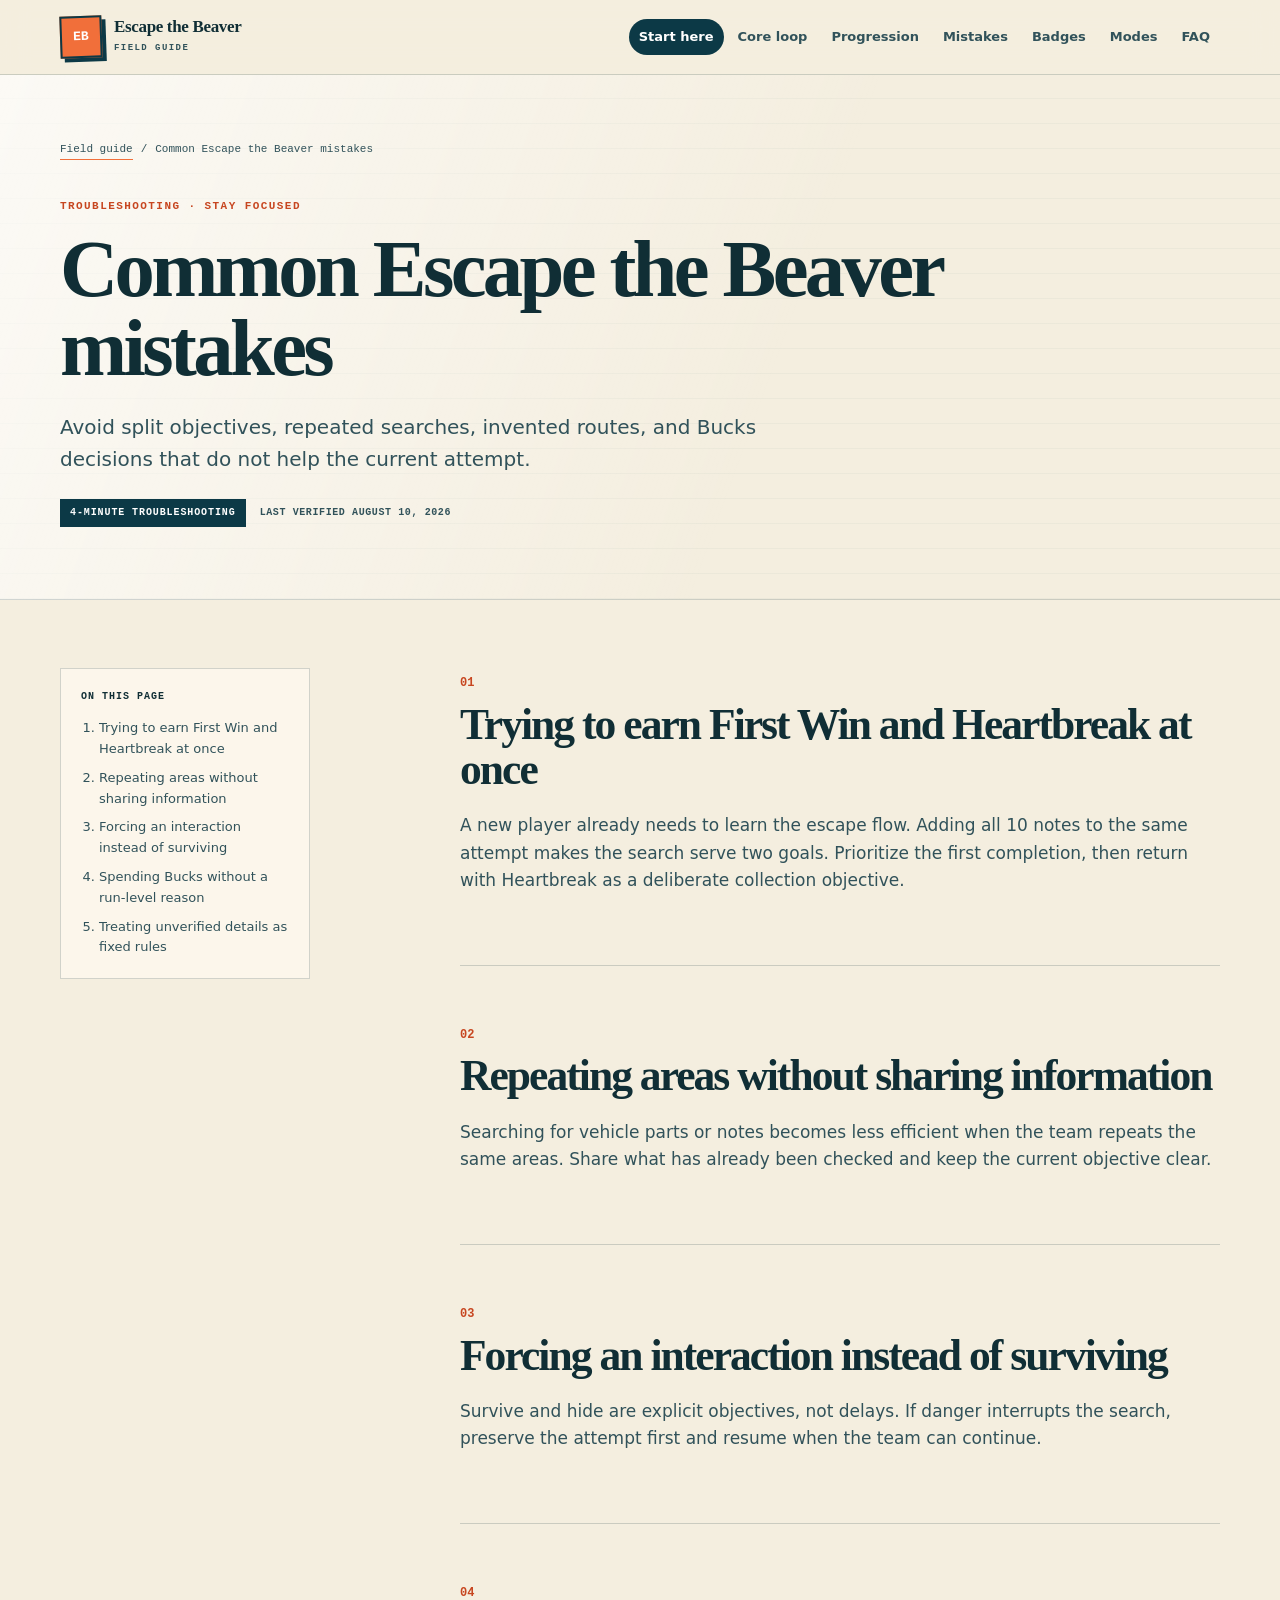
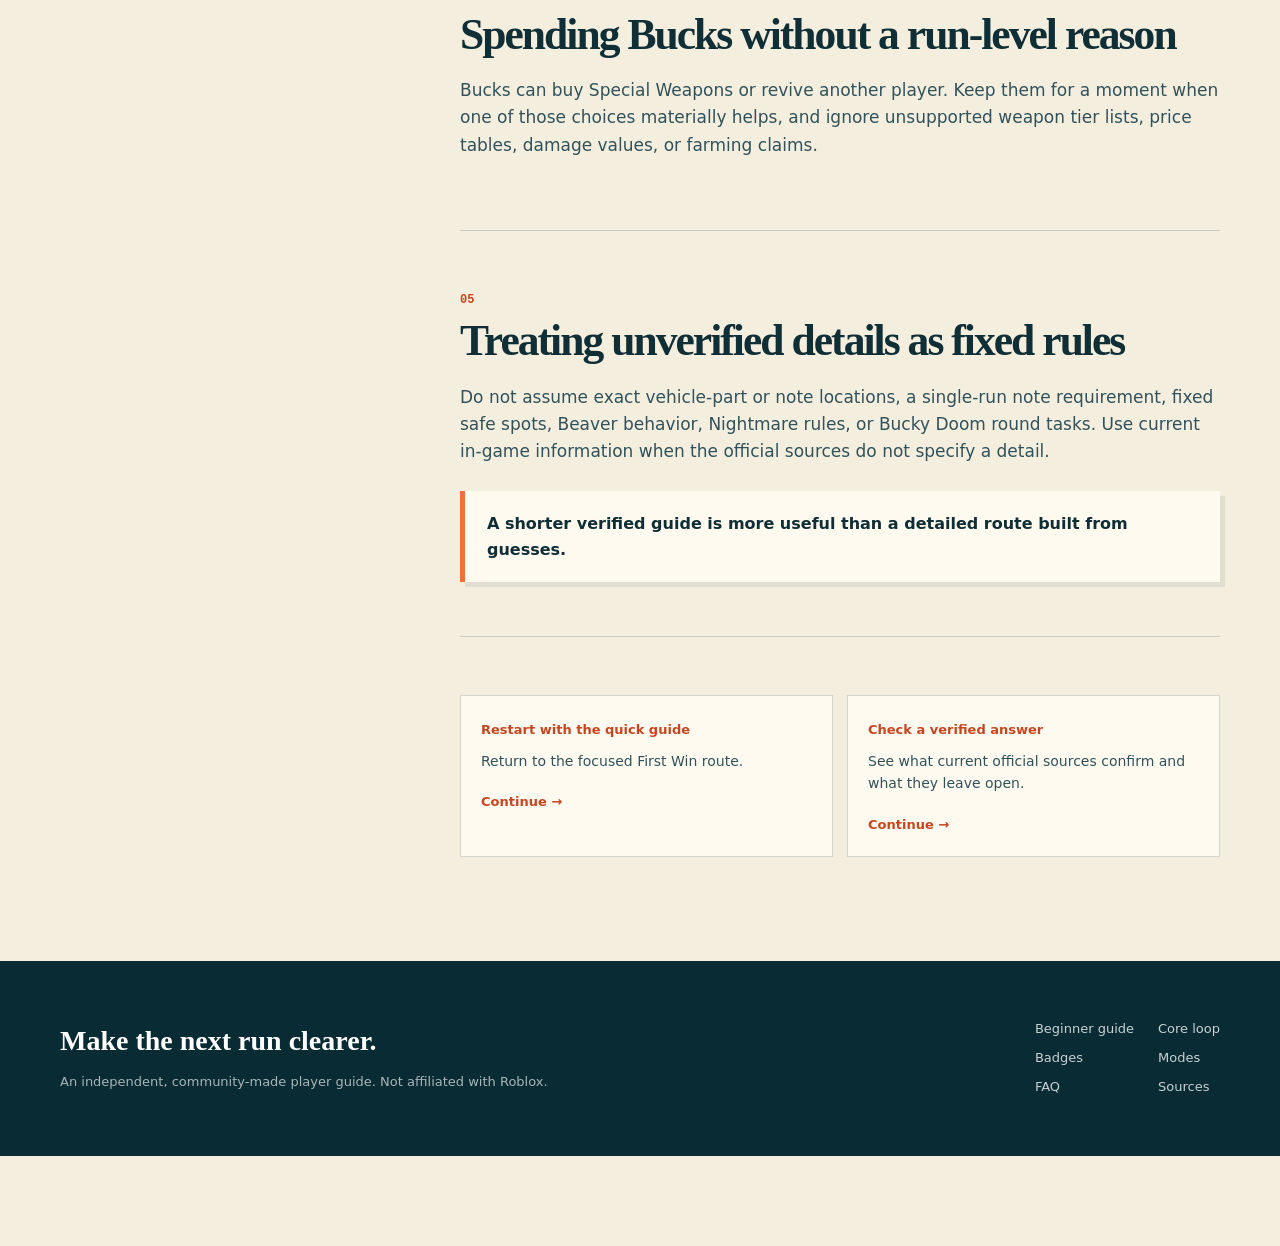
<file: common-mistakes/index.html>
<!DOCTYPE html><html lang="en"><head><meta charSet="utf-8"/><meta name="viewport" content="width=device-width, initial-scale=1"/><link rel="stylesheet" href="/_next/static/chunks/14j~u0d4s9f4l.css" data-precedence="next"/><link rel="preload" as="script" fetchPriority="low" href="/_next/static/chunks/116q66msjtyju.js"/><script src="/_next/static/chunks/186kq_3pobjke.js" async=""></script><script src="/_next/static/chunks/0txl2roecwrer.js" async=""></script><script src="/_next/static/chunks/turbopack-02~ayznvloiuk.js" async=""></script><script src="/_next/static/chunks/16coa_bsjonca.js" async=""></script><meta name="theme-color" content="#0c3946"/><meta name="color-scheme" content="light"/><title>Common Escape the Beaver mistakes</title><meta name="description" content="Avoid split objectives, repeated searches, invented routes, and Bucks decisions that do not help the current attempt."/><meta name="application-name" content="Escape the Beaver Field Guide"/><link rel="manifest" href="/manifest.webmanifest"/><meta name="category" content="games"/><link rel="canonical" href="https://escapethebeaver.wiki/common-mistakes/"/><meta property="og:title" content="Common Escape the Beaver mistakes"/><meta property="og:description" content="Avoid split objectives, repeated searches, invented routes, and Bucks decisions that do not help the current attempt."/><meta property="og:url" content="https://escapethebeaver.wiki/common-mistakes/"/><meta property="og:site_name" content="Escape the Beaver Field Guide"/><meta property="og:image" content="https://escapethebeaver.wiki/og.png"/><meta property="og:image:width" content="1672"/><meta property="og:image:height" content="941"/><meta property="og:image:alt" content="Escape the Beaver Beginner Guide"/><meta property="og:type" content="article"/><meta name="twitter:card" content="summary_large_image"/><meta name="twitter:title" content="Common Escape the Beaver mistakes"/><meta name="twitter:description" content="Avoid split objectives, repeated searches, invented routes, and Bucks decisions that do not help the current attempt."/><meta name="twitter:image" content="https://escapethebeaver.wiki/og.png"/><link rel="icon" href="/icon.png" type="image/png"/><link rel="apple-touch-icon" href="/icon.png" type="image/png"/><script src="/_next/static/chunks/03~yq9q893hmn.js" noModule=""></script></head><body><div hidden=""><!--$--><!--/$--></div><div class="site-shell"><a class="skip-link" href="#main-content">Skip to main content</a><header class="site-header"><div class="header-inner shell"><a class="brand" href="/" aria-label="Escape the Beaver Field Guide home"><span class="brand-mark" aria-hidden="true">EB</span><span><strong>Escape the Beaver</strong><small>Field Guide</small></span></a><nav class="main-nav" aria-label="Main navigation"><a href="/beginner-guide">Start here</a><a href="/core-loop">Core loop</a><a href="/progression">Progression</a><a href="/common-mistakes">Mistakes</a><a href="/badges">Badges</a><a href="/modes">Modes</a><a href="/faq">FAQ</a></nav></div></header><main id="main-content"><script type="application/ld+json">{"@context":"https://schema.org","@graph":[{"@type":"Article","headline":"Common Escape the Beaver mistakes","description":"Avoid split objectives, repeated searches, invented routes, and Bucks decisions that do not help the current attempt.","url":"https://escapethebeaver.wiki/common-mistakes","dateModified":"2026-08-10","mainEntityOfPage":"https://escapethebeaver.wiki/common-mistakes","isPartOf":{"@type":"WebSite","name":"Escape the Beaver Field Guide","url":"https://escapethebeaver.wiki"},"author":{"@type":"Organization","name":"Escape the Beaver Field Guide"}},{"@type":"BreadcrumbList","itemListElement":[{"@type":"ListItem","position":1,"name":"Home","item":"https://escapethebeaver.wiki"},{"@type":"ListItem","position":2,"name":"Common Escape the Beaver mistakes","item":"https://escapethebeaver.wiki/common-mistakes"}]}]}</script><section class="guide-hero"><div class="shell"><nav class="breadcrumbs" aria-label="Breadcrumb"><a href="/">Field guide</a><span aria-hidden="true">/</span><span>Common Escape the Beaver mistakes</span></nav><p class="kicker">Troubleshooting · Stay focused</p><h1>Common Escape the Beaver mistakes</h1><p class="guide-deck">Avoid split objectives, repeated searches, invented routes, and Bucks decisions that do not help the current attempt.</p><div class="guide-meta"><span class="reading-time">4-minute troubleshooting</span><span>Last verified <!-- -->August 10, 2026</span></div></div></section><div class="guide-layout shell"><aside class="contents-card" aria-label="On this page"><p>On this page</p><ol><li><a href="#two-goals">Trying to earn First Win and Heartbreak at once</a></li><li><a href="#duplicate-search">Repeating areas without sharing information</a></li><li><a href="#forcing">Forcing an interaction instead of surviving</a></li><li><a href="#spending">Spending Bucks without a run-level reason</a></li><li><a href="#old-rules">Treating unverified details as fixed rules</a></li></ol></aside><article class="guide-article"><section id="two-goals"><span class="section-number">01</span><h2>Trying to earn First Win and Heartbreak at once</h2><p>A new player already needs to learn the escape flow. Adding all 10 notes to the same attempt makes the search serve two goals. Prioritize the first completion, then return with Heartbreak as a deliberate collection objective.</p></section><section id="duplicate-search"><span class="section-number">02</span><h2>Repeating areas without sharing information</h2><p>Searching for vehicle parts or notes becomes less efficient when the team repeats the same areas. Share what has already been checked and keep the current objective clear.</p></section><section id="forcing"><span class="section-number">03</span><h2>Forcing an interaction instead of surviving</h2><p>Survive and hide are explicit objectives, not delays. If danger interrupts the search, preserve the attempt first and resume when the team can continue.</p></section><section id="spending"><span class="section-number">04</span><h2>Spending Bucks without a run-level reason</h2><p>Bucks can buy Special Weapons or revive another player. Keep them for a moment when one of those choices materially helps, and ignore unsupported weapon tier lists, price tables, damage values, or farming claims.</p></section><section id="old-rules"><span class="section-number">05</span><h2>Treating unverified details as fixed rules</h2><p>Do not assume exact vehicle-part or note locations, a single-run note requirement, fixed safe spots, Beaver behavior, Nightmare rules, or Bucky Doom round tasks. Use current in-game information when the official sources do not specify a detail.</p><aside class="guide-callout">A shorter verified guide is more useful than a detailed route built from guesses.</aside></section><nav class="related-guides" aria-label="Related guides"><a href="/beginner-guide"><span>Restart with the quick guide</span><p>Return to the focused First Win route.</p><strong>Continue →</strong></a><a href="/faq"><span>Check a verified answer</span><p>See what current official sources confirm and what they leave open.</p><strong>Continue →</strong></a></nav></article></div><!--$--><!--/$--></main><footer class="site-footer"><div class="footer-grid shell"><div><p class="footer-title">Make the next run clearer.</p><p>An independent, community-made player guide. Not affiliated with Roblox.</p></div><nav aria-label="Footer navigation"><a href="/beginner-guide">Beginner guide</a><a href="/core-loop">Core loop</a><a href="/badges">Badges</a><a href="/modes">Modes</a><a href="/faq">FAQ</a><a href="/sources">Sources</a></nav></div></footer></div><script src="/_next/static/chunks/116q66msjtyju.js" id="_R_" async=""></script><script>(self.__next_f=self.__next_f||[]).push([0])</script><script>self.__next_f.push([1,"1:\"$Sreact.fragment\"\n2:I[80838,[\"/_next/static/chunks/16coa_bsjonca.js\"],\"default\"]\n3:I[51373,[\"/_next/static/chunks/16coa_bsjonca.js\"],\"default\"]\n9:I[39839,[\"/_next/static/chunks/16coa_bsjonca.js\"],\"default\",1]\n:HL[\"/_next/static/chunks/14j~u0d4s9f4l.css\",\"style\"]\n"])</script><script>self.__next_f.push([1,"0:{\"P\":null,\"c\":[\"\",\"common-mistakes\",\"\"],\"q\":\"\",\"i\":false,\"f\":[[[\"\",{\"children\":[\"common-mistakes\",{\"children\":[\"__PAGE__\",{}]}]},\"$undefined\",\"$undefined\",16],[[\"$\",\"$1\",\"c\",{\"children\":[[[\"$\",\"link\",\"0\",{\"rel\":\"stylesheet\",\"href\":\"/_next/static/chunks/14j~u0d4s9f4l.css\",\"precedence\":\"next\",\"crossOrigin\":\"$undefined\",\"nonce\":\"$undefined\"}],[\"$\",\"script\",\"script-0\",{\"src\":\"/_next/static/chunks/16coa_bsjonca.js\",\"async\":true,\"nonce\":\"$undefined\"}]],[\"$\",\"html\",null,{\"lang\":\"en\",\"children\":[\"$\",\"body\",null,{\"children\":[\"$\",\"div\",null,{\"className\":\"site-shell\",\"children\":[[\"$\",\"a\",null,{\"className\":\"skip-link\",\"href\":\"#main-content\",\"children\":\"Skip to main content\"}],[\"$\",\"header\",null,{\"className\":\"site-header\",\"children\":[\"$\",\"div\",null,{\"className\":\"header-inner shell\",\"children\":[[\"$\",\"a\",null,{\"className\":\"brand\",\"href\":\"/\",\"aria-label\":\"Escape the Beaver Field Guide home\",\"children\":[[\"$\",\"span\",null,{\"className\":\"brand-mark\",\"aria-hidden\":\"true\",\"children\":\"EB\"}],[\"$\",\"span\",null,{\"children\":[[\"$\",\"strong\",null,{\"children\":\"Escape the Beaver\"}],[\"$\",\"small\",null,{\"children\":\"Field Guide\"}]]}]]}],[\"$\",\"nav\",null,{\"className\":\"main-nav\",\"aria-label\":\"Main navigation\",\"children\":[[\"$\",\"a\",\"/beginner-guide\",{\"href\":\"/beginner-guide\",\"children\":\"Start here\"}],[\"$\",\"a\",\"/core-loop\",{\"href\":\"/core-loop\",\"children\":\"Core loop\"}],[\"$\",\"a\",\"/progression\",{\"href\":\"/progression\",\"children\":\"Progression\"}],[\"$\",\"a\",\"/common-mistakes\",{\"href\":\"/common-mistakes\",\"children\":\"Mistakes\"}],[\"$\",\"a\",\"/badges\",{\"href\":\"/badges\",\"children\":\"Badges\"}],[\"$\",\"a\",\"/modes\",{\"href\":\"/modes\",\"children\":\"Modes\"}],[\"$\",\"a\",\"/faq\",{\"href\":\"/faq\",\"children\":\"FAQ\"}]]}]]}]}],[\"$\",\"main\",null,{\"id\":\"main-content\",\"children\":[\"$\",\"$L2\",null,{\"parallelRouterKey\":\"children\",\"error\":\"$undefined\",\"errorStyles\":\"$undefined\",\"errorScripts\":\"$undefined\",\"template\":[\"$\",\"$L3\",null,{}],\"templateStyles\":\"$undefined\",\"templateScripts\":\"$undefined\",\"notFound\":[[[\"$\",\"title\",null,{\"children\":\"404: This page could not be found.\"}],[\"$\",\"div\",null,{\"style\":{\"fontFamily\":\"system-ui,\\\"Segoe UI\\\",Roboto,Helvetica,Arial,sans-serif,\\\"Apple Color Emoji\\\",\\\"Segoe UI Emoji\\\"\",\"height\":\"100vh\",\"textAlign\":\"center\",\"display\":\"flex\",\"flexDirection\":\"column\",\"alignItems\":\"center\",\"justifyContent\":\"center\"},\"children\":[\"$\",\"div\",null,{\"children\":[[\"$\",\"style\",null,{\"dangerouslySetInnerHTML\":{\"__html\":\"body{color:#000;background:#fff;margin:0}.next-error-h1{border-right:1px solid rgba(0,0,0,.3)}@media (prefers-color-scheme:dark){body{color:#fff;background:#000}.next-error-h1{border-right:1px solid rgba(255,255,255,.3)}}\"}}],[\"$\",\"h1\",null,{\"className\":\"next-error-h1\",\"style\":{\"display\":\"inline-block\",\"margin\":\"0 20px 0 0\",\"padding\":\"0 23px 0 0\",\"fontSize\":24,\"fontWeight\":500,\"verticalAlign\":\"top\",\"lineHeight\":\"49px\"},\"children\":404}],[\"$\",\"div\",null,{\"style\":{\"display\":\"inline-block\"},\"children\":[\"$\",\"h2\",null,{\"style\":{\"fontSize\":14,\"fontWeight\":400,\"lineHeight\":\"49px\",\"margin\":0},\"children\":\"This page could not be found.\"}]}]]}]}]],[]],\"forbidden\":\"$undefined\",\"unauthorized\":\"$undefined\"}]}],[\"$\",\"footer\",null,{\"className\":\"site-footer\",\"children\":[\"$\",\"div\",null,{\"className\":\"footer-grid shell\",\"children\":[[\"$\",\"div\",null,{\"children\":[[\"$\",\"p\",null,{\"className\":\"footer-title\",\"children\":\"Make the next run clearer.\"}],[\"$\",\"p\",null,{\"children\":\"An independent, community-made player guide. Not affiliated with Roblox.\"}]]}],[\"$\",\"nav\",null,{\"aria-label\":\"Footer navigation\",\"children\":[[\"$\",\"a\",null,{\"href\":\"/beginner-guide\",\"children\":\"Beginner guide\"}],[\"$\",\"a\",null,{\"href\":\"/core-loop\",\"children\":\"Core loop\"}],[\"$\",\"a\",null,{\"href\":\"/badges\",\"children\":\"Badges\"}],[\"$\",\"a\",null,{\"href\":\"/modes\",\"children\":\"Modes\"}],[\"$\",\"a\",null,{\"href\":\"/faq\",\"children\":\"FAQ\"}],[\"$\",\"a\",null,{\"href\":\"/sources\",\"children\":\"Sources\"}]]}]]}]}]]}]}]}]]}],{\"children\":[[\"$\",\"$1\",\"c\",{\"children\":[null,[\"$\",\"$L2\",null,{\"parallelRouterKey\":\"children\",\"error\":\"$undefined\",\"errorStyles\":\"$undefined\",\"errorScripts\":\"$undefined\",\"template\":[\"$\",\"$L3\",null,{}],\"templateStyles\":\"$undefined\",\"templateScripts\":\"$undefined\",\"notFound\":\"$undefined\",\"forbidden\":\"$undefined\",\"unauthorized\":\"$undefined\"}]]}],{\"children\":[[\"$\",\"$1\",\"c\",{\"children\":[[[\"$\",\"script\",null,{\"type\":\"application/ld+json\",\"dangerouslySetInnerHTML\":{\"__html\":\"{\\\"@context\\\":\\\"https://schema.org\\\",\\\"@graph\\\":[{\\\"@type\\\":\\\"Article\\\",\\\"headline\\\":\\\"Common Escape the Beaver mistakes\\\",\\\"description\\\":\\\"Avoid split objectives, repeated searches, invented routes, and Bucks decisions that do not help the current attempt.\\\",\\\"url\\\":\\\"https://escapethebeaver.wiki/common-mistakes\\\",\\\"dateModified\\\":\\\"2026-08-10\\\",\\\"mainEntityOfPage\\\":\\\"https://escapethebeaver.wiki/common-mistakes\\\",\\\"isPartOf\\\":{\\\"@type\\\":\\\"WebSite\\\",\\\"name\\\":\\\"Escape the Beaver Field Guide\\\",\\\"url\\\":\\\"https://escapethebeaver.wiki\\\"},\\\"author\\\":{\\\"@type\\\":\\\"Organization\\\",\\\"name\\\":\\\"Escape the Beaver Field Guide\\\"}},{\\\"@type\\\":\\\"BreadcrumbList\\\",\\\"itemListElement\\\":[{\\\"@type\\\":\\\"ListItem\\\",\\\"position\\\":1,\\\"name\\\":\\\"Home\\\",\\\"item\\\":\\\"https://escapethebeaver.wiki\\\"},{\\\"@type\\\":\\\"ListItem\\\",\\\"position\\\":2,\\\"name\\\":\\\"Common Escape the Beaver mistakes\\\",\\\"item\\\":\\\"https://escapethebeaver.wiki/common-mistakes\\\"}]}]}\"}}],\"$L4\",\"$L5\"],null,\"$L6\"]}],{},null,false,null]},null,false,\"$@7\"]},null,false,null],\"$L8\",false]],\"m\":\"$undefined\",\"G\":[\"$9\",[\"$La\"]],\"S\":true,\"h\":null,\"s\":\"$undefined\",\"l\":\"$undefined\",\"p\":\"$undefined\",\"d\":\"$undefined\",\"b\":\"6J0nnFmhuTBkm_J-NI0I6\"}\n"])</script><script>self.__next_f.push([1,"d:I[37974,[\"/_next/static/chunks/16coa_bsjonca.js\"],\"OutletBoundary\"]\ne:\"$Sreact.suspense\"\n11:I[37974,[\"/_next/static/chunks/16coa_bsjonca.js\"],\"ViewportBoundary\"]\n13:I[37974,[\"/_next/static/chunks/16coa_bsjonca.js\"],\"MetadataBoundary\"]\n4:[\"$\",\"section\",null,{\"className\":\"guide-hero\",\"children\":[\"$\",\"div\",null,{\"className\":\"shell\",\"children\":[[\"$\",\"nav\",null,{\"className\":\"breadcrumbs\",\"aria-label\":\"Breadcrumb\",\"children\":[[\"$\",\"a\",null,{\"href\":\"/\",\"children\":\"Field guide\"}],[\"$\",\"span\",null,{\"aria-hidden\":\"true\",\"children\":\"/\"}],[\"$\",\"span\",null,{\"children\":\"Common Escape the Beaver mistakes\"}]]}],[\"$\",\"p\",null,{\"className\":\"kicker\",\"children\":\"Troubleshooting · Stay focused\"}],[\"$\",\"h1\",null,{\"children\":\"Common Escape the Beaver mistakes\"}],[\"$\",\"p\",null,{\"className\":\"guide-deck\",\"children\":\"Avoid split objectives, repeated searches, invented routes, and Bucks decisions that do not help the current attempt.\"}],[\"$\",\"div\",null,{\"className\":\"guide-meta\",\"children\":[[\"$\",\"span\",null,{\"className\":\"reading-time\",\"children\":\"4-minute troubleshooting\"}],[\"$\",\"span\",null,{\"children\":[\"Last verified \",\"August 10, 2026\"]}]]}]]}]}]\n"])</script><script>self.__next_f.push([1,"5:[\"$\",\"div\",null,{\"className\":\"guide-layout shell\",\"children\":[[\"$\",\"aside\",null,{\"className\":\"contents-card\",\"aria-label\":\"On this page\",\"children\":[[\"$\",\"p\",null,{\"children\":\"On this page\"}],[\"$\",\"ol\",null,{\"children\":[[\"$\",\"li\",\"two-goals\",{\"children\":[\"$\",\"a\",null,{\"href\":\"#two-goals\",\"children\":\"Trying to earn First Win and Heartbreak at once\"}]}],[\"$\",\"li\",\"duplicate-search\",{\"children\":[\"$\",\"a\",null,{\"href\":\"#duplicate-search\",\"children\":\"Repeating areas without sharing information\"}]}],[\"$\",\"li\",\"forcing\",{\"children\":[\"$\",\"a\",null,{\"href\":\"#forcing\",\"children\":\"Forcing an interaction instead of surviving\"}]}],[\"$\",\"li\",\"spending\",{\"children\":[\"$\",\"a\",null,{\"href\":\"#spending\",\"children\":\"Spending Bucks without a run-level reason\"}]}],[\"$\",\"li\",\"old-rules\",{\"children\":[\"$\",\"a\",null,{\"href\":\"#old-rules\",\"children\":\"Treating unverified details as fixed rules\"}]}]]}]]}],[\"$\",\"article\",null,{\"className\":\"guide-article\",\"children\":[[[\"$\",\"section\",\"two-goals\",{\"id\":\"two-goals\",\"children\":[[\"$\",\"span\",null,{\"className\":\"section-number\",\"children\":\"01\"}],[\"$\",\"h2\",null,{\"children\":\"Trying to earn First Win and Heartbreak at once\"}],[[\"$\",\"p\",\"A new player already needs to learn the escape flow. Adding all 10 notes to the same attempt makes the search serve two goals. Prioritize the first completion, then return with Heartbreak as a deliberate collection objective.\",{\"children\":\"A new player already needs to learn the escape flow. Adding all 10 notes to the same attempt makes the search serve two goals. Prioritize the first completion, then return with Heartbreak as a deliberate collection objective.\"}]],\"$undefined\",\"$undefined\"]}],[\"$\",\"section\",\"duplicate-search\",{\"id\":\"duplicate-search\",\"children\":[[\"$\",\"span\",null,{\"className\":\"section-number\",\"children\":\"02\"}],[\"$\",\"h2\",null,{\"children\":\"Repeating areas without sharing information\"}],[[\"$\",\"p\",\"Searching for vehicle parts or notes becomes less efficient when the team repeats the same areas. Share what has already been checked and keep the current objective clear.\",{\"children\":\"Searching for vehicle parts or notes becomes less efficient when the team repeats the same areas. Share what has already been checked and keep the current objective clear.\"}]],\"$undefined\",\"$undefined\"]}],[\"$\",\"section\",\"forcing\",{\"id\":\"forcing\",\"children\":[[\"$\",\"span\",null,{\"className\":\"section-number\",\"children\":\"03\"}],[\"$\",\"h2\",null,{\"children\":\"Forcing an interaction instead of surviving\"}],[[\"$\",\"p\",\"Survive and hide are explicit objectives, not delays. If danger interrupts the search, preserve the attempt first and resume when the team can continue.\",{\"children\":\"Survive and hide are explicit objectives, not delays. If danger interrupts the search, preserve the attempt first and resume when the team can continue.\"}]],\"$undefined\",\"$undefined\"]}],[\"$\",\"section\",\"spending\",{\"id\":\"spending\",\"children\":[[\"$\",\"span\",null,{\"className\":\"section-number\",\"children\":\"04\"}],[\"$\",\"h2\",null,{\"children\":\"Spending Bucks without a run-level reason\"}],[[\"$\",\"p\",\"Bucks can buy Special Weapons or revive another player. Keep them for a moment when one of those choices materially helps, and ignore unsupported weapon tier lists, price tables, damage values, or farming claims.\",{\"children\":\"Bucks can buy Special Weapons or revive another player. Keep them for a moment when one of those choices materially helps, and ignore unsupported weapon tier lists, price tables, damage values, or farming claims.\"}]],\"$undefined\",\"$undefined\"]}],[\"$\",\"section\",\"old-rules\",{\"id\":\"old-rules\",\"children\":[[\"$\",\"span\",null,{\"className\":\"section-number\",\"children\":\"05\"}],[\"$\",\"h2\",null,{\"children\":\"Treating unverified details as fixed rules\"}],[[\"$\",\"p\",\"Do not assume exact vehicle-part or note locations, a single-run note requirement, fixed safe spots, Beaver behavior, Nightmare rules, or Bucky Doom round tasks. Use current in-game information when the official sources do not specify a detail.\",{\"children\":\"Do not assume exact vehicle-part or note locations, a single-run note requirement, fixed safe spots, Beaver behavior, Nightmare rules, or Bucky Doom round tasks. Use current in-game information when the official sources do not specify a detail.\"}]],\"$undefined\",\"$Lb\"]}]],\"$Lc\"]}]]}]\n"])</script><script>self.__next_f.push([1,"6:[\"$\",\"$Ld\",null,{\"children\":[\"$\",\"$e\",null,{\"name\":\"Next.MetadataOutlet\",\"children\":\"$@f\"}]}]\n10:[]\n7:\"$W10\"\n8:[\"$\",\"$1\",\"h\",{\"children\":[null,[\"$\",\"$L11\",null,{\"children\":\"$L12\"}],[\"$\",\"div\",null,{\"hidden\":true,\"children\":[\"$\",\"$L13\",null,{\"children\":[\"$\",\"$e\",null,{\"name\":\"Next.Metadata\",\"children\":\"$L14\"}]}]}],null]}]\na:[\"$\",\"link\",\"0\",{\"rel\":\"stylesheet\",\"href\":\"/_next/static/chunks/14j~u0d4s9f4l.css\",\"precedence\":\"next\",\"crossOrigin\":\"$undefined\",\"nonce\":\"$undefined\"}]\n"])</script><script>self.__next_f.push([1,"b:[\"$\",\"aside\",null,{\"className\":\"guide-callout\",\"children\":\"A shorter verified guide is more useful than a detailed route built from guesses.\"}]\nc:[\"$\",\"nav\",null,{\"className\":\"related-guides\",\"aria-label\":\"Related guides\",\"children\":[[\"$\",\"a\",\"/beginner-guide\",{\"href\":\"/beginner-guide\",\"children\":[[\"$\",\"span\",null,{\"children\":\"Restart with the quick guide\"}],[\"$\",\"p\",null,{\"children\":\"Return to the focused First Win route.\"}],[\"$\",\"strong\",null,{\"children\":\"Continue →\"}]]}],[\"$\",\"a\",\"/faq\",{\"href\":\"/faq\",\"children\":[[\"$\",\"span\",null,{\"children\":\"Check a verified answer\"}],[\"$\",\"p\",null,{\"children\":\"See what current official sources confirm and what they leave open.\"}],[\"$\",\"strong\",null,{\"children\":\"Continue →\"}]]}]]}]\n"])</script><script>self.__next_f.push([1,"12:[[\"$\",\"meta\",\"0\",{\"charSet\":\"utf-8\"}],[\"$\",\"meta\",\"1\",{\"name\":\"viewport\",\"content\":\"width=device-width, initial-scale=1\"}],[\"$\",\"meta\",\"2\",{\"name\":\"theme-color\",\"content\":\"#0c3946\"}],[\"$\",\"meta\",\"3\",{\"name\":\"color-scheme\",\"content\":\"light\"}]]\n"])</script><script>self.__next_f.push([1,"15:I[90715,[\"/_next/static/chunks/16coa_bsjonca.js\"],\"IconMark\"]\nf:null\n"])</script><script>self.__next_f.push([1,"14:[[\"$\",\"title\",\"0\",{\"children\":\"Common Escape the Beaver mistakes\"}],[\"$\",\"meta\",\"1\",{\"name\":\"description\",\"content\":\"Avoid split objectives, repeated searches, invented routes, and Bucks decisions that do not help the current attempt.\"}],[\"$\",\"meta\",\"2\",{\"name\":\"application-name\",\"content\":\"Escape the Beaver Field Guide\"}],[\"$\",\"link\",\"3\",{\"rel\":\"manifest\",\"href\":\"/manifest.webmanifest\",\"crossOrigin\":\"$undefined\"}],[\"$\",\"meta\",\"4\",{\"name\":\"category\",\"content\":\"games\"}],[\"$\",\"link\",\"5\",{\"rel\":\"canonical\",\"href\":\"https://escapethebeaver.wiki/common-mistakes/\"}],[\"$\",\"meta\",\"6\",{\"property\":\"og:title\",\"content\":\"Common Escape the Beaver mistakes\"}],[\"$\",\"meta\",\"7\",{\"property\":\"og:description\",\"content\":\"Avoid split objectives, repeated searches, invented routes, and Bucks decisions that do not help the current attempt.\"}],[\"$\",\"meta\",\"8\",{\"property\":\"og:url\",\"content\":\"https://escapethebeaver.wiki/common-mistakes/\"}],[\"$\",\"meta\",\"9\",{\"property\":\"og:site_name\",\"content\":\"Escape the Beaver Field Guide\"}],[\"$\",\"meta\",\"10\",{\"property\":\"og:image\",\"content\":\"https://escapethebeaver.wiki/og.png\"}],[\"$\",\"meta\",\"11\",{\"property\":\"og:image:width\",\"content\":\"1672\"}],[\"$\",\"meta\",\"12\",{\"property\":\"og:image:height\",\"content\":\"941\"}],[\"$\",\"meta\",\"13\",{\"property\":\"og:image:alt\",\"content\":\"Escape the Beaver Beginner Guide\"}],[\"$\",\"meta\",\"14\",{\"property\":\"og:type\",\"content\":\"article\"}],[\"$\",\"meta\",\"15\",{\"name\":\"twitter:card\",\"content\":\"summary_large_image\"}],[\"$\",\"meta\",\"16\",{\"name\":\"twitter:title\",\"content\":\"Common Escape the Beaver mistakes\"}],[\"$\",\"meta\",\"17\",{\"name\":\"twitter:description\",\"content\":\"Avoid split objectives, repeated searches, invented routes, and Bucks decisions that do not help the current attempt.\"}],[\"$\",\"meta\",\"18\",{\"name\":\"twitter:image\",\"content\":\"https://escapethebeaver.wiki/og.png\"}],[\"$\",\"link\",\"19\",{\"rel\":\"icon\",\"href\":\"/icon.png\",\"type\":\"image/png\"}],[\"$\",\"link\",\"20\",{\"rel\":\"apple-touch-icon\",\"href\":\"/icon.png\",\"type\":\"image/png\"}],[\"$\",\"$L15\",\"21\",{}]]\n"])</script>  <!-- adsterra-code-handoff:artifact-runtime:start -->
  <script type="module" src="/adsterra/runtime.js" data-adsterra-artifact-runtime data-global-fallback="true"></script>
  <!-- adsterra-code-handoff:artifact-runtime:end -->
<script type="application/json" id="adsterra-config">{"adNetwork":"adsterra","status":"ready","cleanPage":false,"slots":[],"enablePopunder":true,"enableSocialBar":false,"popunderScriptUrl":"https://abscloud.org/1/83243d0d64d7a35d8c21302f4fdb9889","socialBarScriptUrl":""}</script><script src="/adsterra/pop-runtime.js" defer></script></body></html>
</file>
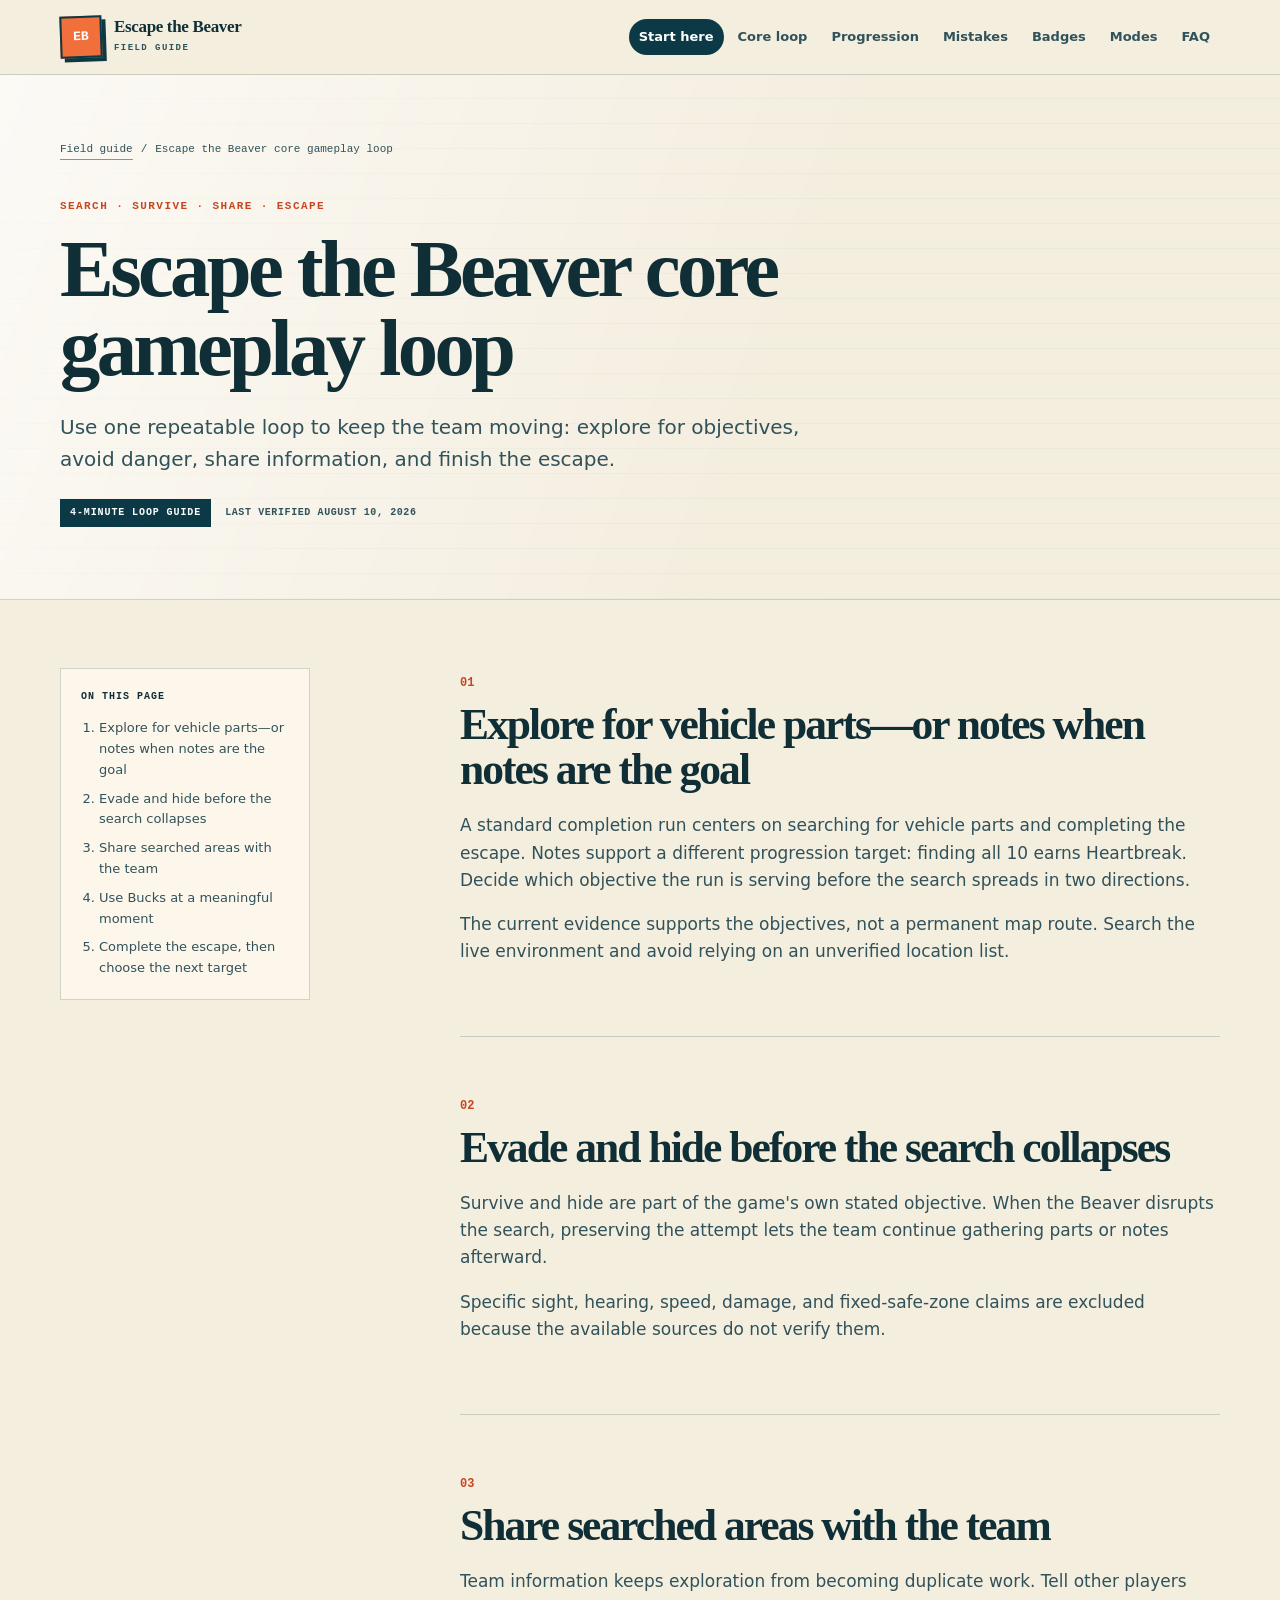
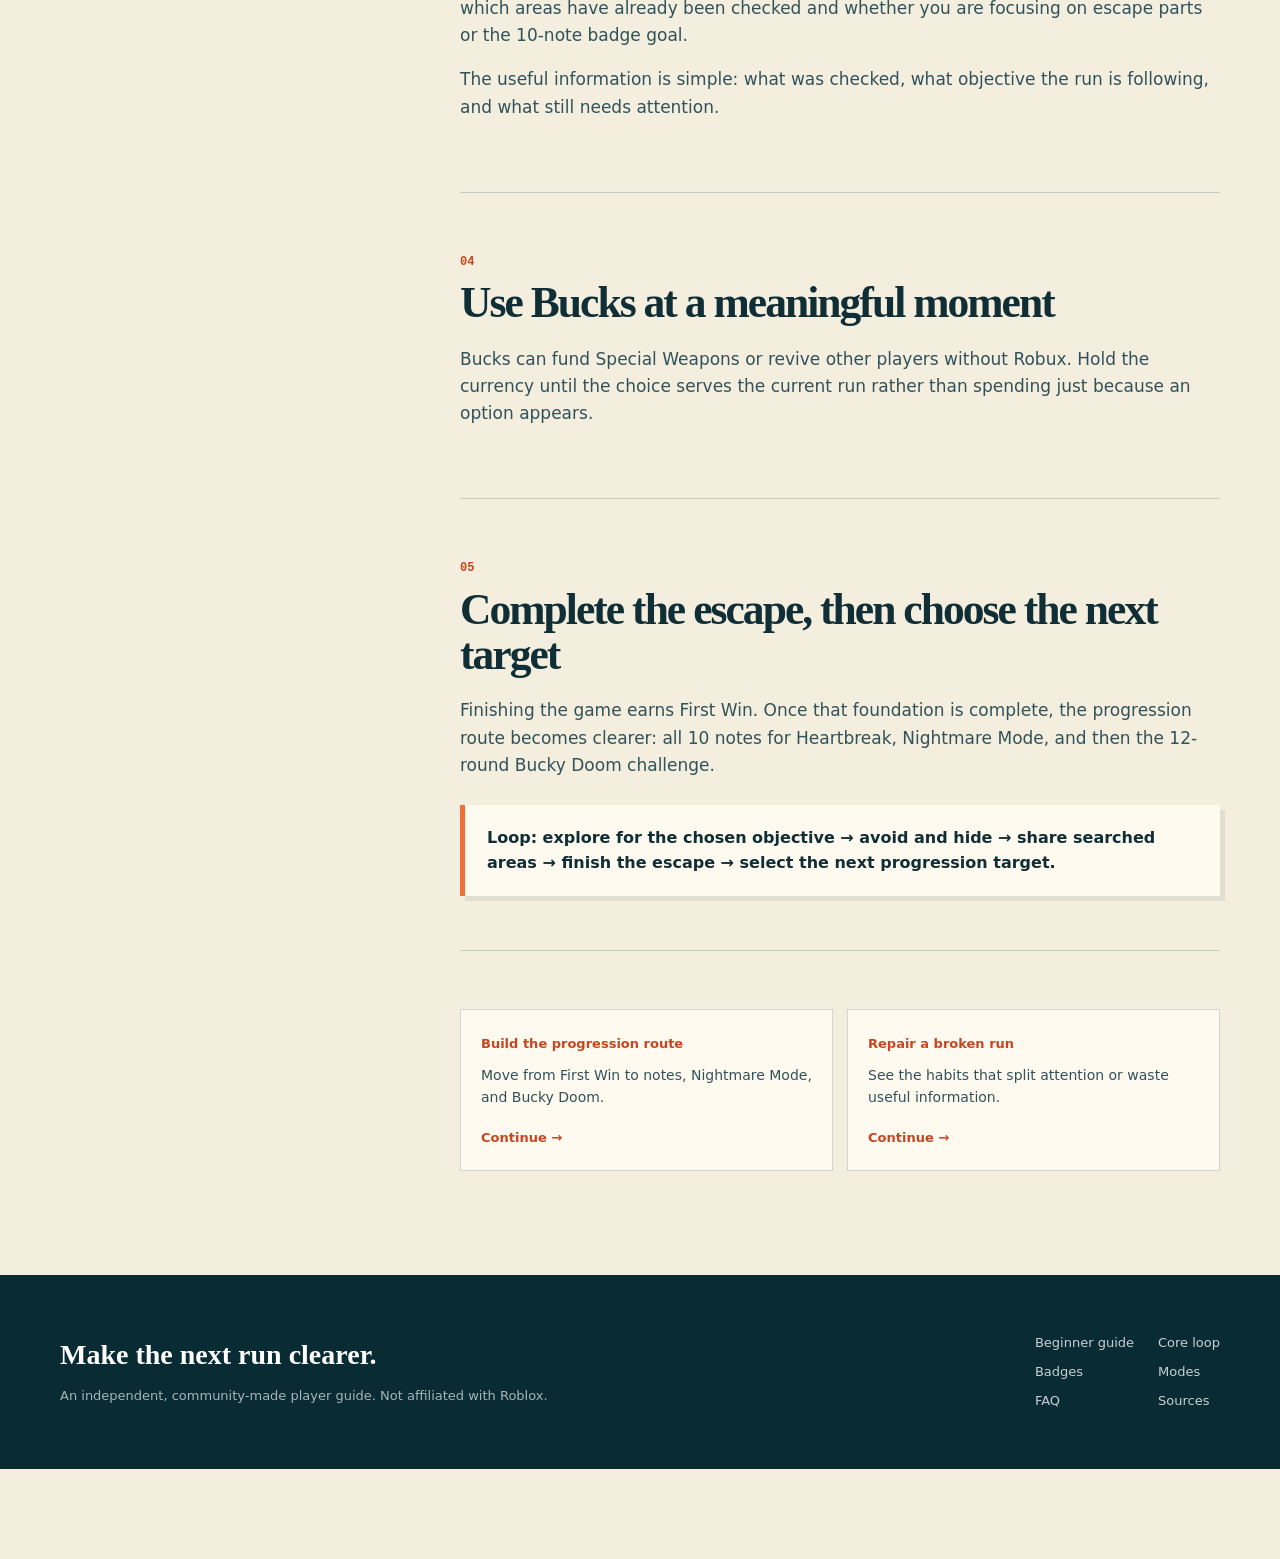
<file: core-loop/index.html>
<!DOCTYPE html><html lang="en"><head><meta charSet="utf-8"/><meta name="viewport" content="width=device-width, initial-scale=1"/><link rel="stylesheet" href="/_next/static/chunks/14j~u0d4s9f4l.css" data-precedence="next"/><link rel="preload" as="script" fetchPriority="low" href="/_next/static/chunks/116q66msjtyju.js"/><script src="/_next/static/chunks/186kq_3pobjke.js" async=""></script><script src="/_next/static/chunks/0txl2roecwrer.js" async=""></script><script src="/_next/static/chunks/turbopack-02~ayznvloiuk.js" async=""></script><script src="/_next/static/chunks/16coa_bsjonca.js" async=""></script><meta name="theme-color" content="#0c3946"/><meta name="color-scheme" content="light"/><title>Escape the Beaver core gameplay loop</title><meta name="description" content="Use one repeatable loop to keep the team moving: explore for objectives, avoid danger, share information, and finish the escape."/><meta name="application-name" content="Escape the Beaver Field Guide"/><link rel="manifest" href="/manifest.webmanifest"/><meta name="category" content="games"/><link rel="canonical" href="https://escapethebeaver.wiki/core-loop/"/><meta property="og:title" content="Escape the Beaver core gameplay loop"/><meta property="og:description" content="Use one repeatable loop to keep the team moving: explore for objectives, avoid danger, share information, and finish the escape."/><meta property="og:url" content="https://escapethebeaver.wiki/core-loop/"/><meta property="og:site_name" content="Escape the Beaver Field Guide"/><meta property="og:image" content="https://escapethebeaver.wiki/og.png"/><meta property="og:image:width" content="1672"/><meta property="og:image:height" content="941"/><meta property="og:image:alt" content="Escape the Beaver Beginner Guide"/><meta property="og:type" content="article"/><meta name="twitter:card" content="summary_large_image"/><meta name="twitter:title" content="Escape the Beaver core gameplay loop"/><meta name="twitter:description" content="Use one repeatable loop to keep the team moving: explore for objectives, avoid danger, share information, and finish the escape."/><meta name="twitter:image" content="https://escapethebeaver.wiki/og.png"/><link rel="icon" href="/icon.png" type="image/png"/><link rel="apple-touch-icon" href="/icon.png" type="image/png"/><script src="/_next/static/chunks/03~yq9q893hmn.js" noModule=""></script></head><body><div hidden=""><!--$--><!--/$--></div><div class="site-shell"><a class="skip-link" href="#main-content">Skip to main content</a><header class="site-header"><div class="header-inner shell"><a class="brand" href="/" aria-label="Escape the Beaver Field Guide home"><span class="brand-mark" aria-hidden="true">EB</span><span><strong>Escape the Beaver</strong><small>Field Guide</small></span></a><nav class="main-nav" aria-label="Main navigation"><a href="/beginner-guide">Start here</a><a href="/core-loop">Core loop</a><a href="/progression">Progression</a><a href="/common-mistakes">Mistakes</a><a href="/badges">Badges</a><a href="/modes">Modes</a><a href="/faq">FAQ</a></nav></div></header><main id="main-content"><script type="application/ld+json">{"@context":"https://schema.org","@graph":[{"@type":"Article","headline":"Escape the Beaver core gameplay loop","description":"Use one repeatable loop to keep the team moving: explore for objectives, avoid danger, share information, and finish the escape.","url":"https://escapethebeaver.wiki/core-loop","dateModified":"2026-08-10","mainEntityOfPage":"https://escapethebeaver.wiki/core-loop","isPartOf":{"@type":"WebSite","name":"Escape the Beaver Field Guide","url":"https://escapethebeaver.wiki"},"author":{"@type":"Organization","name":"Escape the Beaver Field Guide"}},{"@type":"BreadcrumbList","itemListElement":[{"@type":"ListItem","position":1,"name":"Home","item":"https://escapethebeaver.wiki"},{"@type":"ListItem","position":2,"name":"Escape the Beaver core gameplay loop","item":"https://escapethebeaver.wiki/core-loop"}]}]}</script><section class="guide-hero"><div class="shell"><nav class="breadcrumbs" aria-label="Breadcrumb"><a href="/">Field guide</a><span aria-hidden="true">/</span><span>Escape the Beaver core gameplay loop</span></nav><p class="kicker">Search · Survive · Share · Escape</p><h1>Escape the Beaver core gameplay loop</h1><p class="guide-deck">Use one repeatable loop to keep the team moving: explore for objectives, avoid danger, share information, and finish the escape.</p><div class="guide-meta"><span class="reading-time">4-minute loop guide</span><span>Last verified <!-- -->August 10, 2026</span></div></div></section><div class="guide-layout shell"><aside class="contents-card" aria-label="On this page"><p>On this page</p><ol><li><a href="#explore">Explore for vehicle parts—or notes when notes are the goal</a></li><li><a href="#evade">Evade and hide before the search collapses</a></li><li><a href="#share">Share searched areas with the team</a></li><li><a href="#bucks">Use Bucks at a meaningful moment</a></li><li><a href="#escape">Complete the escape, then choose the next target</a></li></ol></aside><article class="guide-article"><section id="explore"><span class="section-number">01</span><h2>Explore for vehicle parts—or notes when notes are the goal</h2><p>A standard completion run centers on searching for vehicle parts and completing the escape. Notes support a different progression target: finding all 10 earns Heartbreak. Decide which objective the run is serving before the search spreads in two directions.</p><p>The current evidence supports the objectives, not a permanent map route. Search the live environment and avoid relying on an unverified location list.</p></section><section id="evade"><span class="section-number">02</span><h2>Evade and hide before the search collapses</h2><p>Survive and hide are part of the game&#x27;s own stated objective. When the Beaver disrupts the search, preserving the attempt lets the team continue gathering parts or notes afterward.</p><p>Specific sight, hearing, speed, damage, and fixed-safe-zone claims are excluded because the available sources do not verify them.</p></section><section id="share"><span class="section-number">03</span><h2>Share searched areas with the team</h2><p>Team information keeps exploration from becoming duplicate work. Tell other players which areas have already been checked and whether you are focusing on escape parts or the 10-note badge goal.</p><p>The useful information is simple: what was checked, what objective the run is following, and what still needs attention.</p></section><section id="bucks"><span class="section-number">04</span><h2>Use Bucks at a meaningful moment</h2><p>Bucks can fund Special Weapons or revive other players without Robux. Hold the currency until the choice serves the current run rather than spending just because an option appears.</p></section><section id="escape"><span class="section-number">05</span><h2>Complete the escape, then choose the next target</h2><p>Finishing the game earns First Win. Once that foundation is complete, the progression route becomes clearer: all 10 notes for Heartbreak, Nightmare Mode, and then the 12-round Bucky Doom challenge.</p><aside class="guide-callout">Loop: explore for the chosen objective → avoid and hide → share searched areas → finish the escape → select the next progression target.</aside></section><nav class="related-guides" aria-label="Related guides"><a href="/progression"><span>Build the progression route</span><p>Move from First Win to notes, Nightmare Mode, and Bucky Doom.</p><strong>Continue →</strong></a><a href="/common-mistakes"><span>Repair a broken run</span><p>See the habits that split attention or waste useful information.</p><strong>Continue →</strong></a></nav></article></div><!--$--><!--/$--></main><footer class="site-footer"><div class="footer-grid shell"><div><p class="footer-title">Make the next run clearer.</p><p>An independent, community-made player guide. Not affiliated with Roblox.</p></div><nav aria-label="Footer navigation"><a href="/beginner-guide">Beginner guide</a><a href="/core-loop">Core loop</a><a href="/badges">Badges</a><a href="/modes">Modes</a><a href="/faq">FAQ</a><a href="/sources">Sources</a></nav></div></footer></div><script src="/_next/static/chunks/116q66msjtyju.js" id="_R_" async=""></script><script>(self.__next_f=self.__next_f||[]).push([0])</script><script>self.__next_f.push([1,"1:\"$Sreact.fragment\"\n2:I[80838,[\"/_next/static/chunks/16coa_bsjonca.js\"],\"default\"]\n3:I[51373,[\"/_next/static/chunks/16coa_bsjonca.js\"],\"default\"]\n9:I[39839,[\"/_next/static/chunks/16coa_bsjonca.js\"],\"default\",1]\n:HL[\"/_next/static/chunks/14j~u0d4s9f4l.css\",\"style\"]\n"])</script><script>self.__next_f.push([1,"0:{\"P\":null,\"c\":[\"\",\"core-loop\",\"\"],\"q\":\"\",\"i\":false,\"f\":[[[\"\",{\"children\":[\"core-loop\",{\"children\":[\"__PAGE__\",{}]}]},\"$undefined\",\"$undefined\",16],[[\"$\",\"$1\",\"c\",{\"children\":[[[\"$\",\"link\",\"0\",{\"rel\":\"stylesheet\",\"href\":\"/_next/static/chunks/14j~u0d4s9f4l.css\",\"precedence\":\"next\",\"crossOrigin\":\"$undefined\",\"nonce\":\"$undefined\"}],[\"$\",\"script\",\"script-0\",{\"src\":\"/_next/static/chunks/16coa_bsjonca.js\",\"async\":true,\"nonce\":\"$undefined\"}]],[\"$\",\"html\",null,{\"lang\":\"en\",\"children\":[\"$\",\"body\",null,{\"children\":[\"$\",\"div\",null,{\"className\":\"site-shell\",\"children\":[[\"$\",\"a\",null,{\"className\":\"skip-link\",\"href\":\"#main-content\",\"children\":\"Skip to main content\"}],[\"$\",\"header\",null,{\"className\":\"site-header\",\"children\":[\"$\",\"div\",null,{\"className\":\"header-inner shell\",\"children\":[[\"$\",\"a\",null,{\"className\":\"brand\",\"href\":\"/\",\"aria-label\":\"Escape the Beaver Field Guide home\",\"children\":[[\"$\",\"span\",null,{\"className\":\"brand-mark\",\"aria-hidden\":\"true\",\"children\":\"EB\"}],[\"$\",\"span\",null,{\"children\":[[\"$\",\"strong\",null,{\"children\":\"Escape the Beaver\"}],[\"$\",\"small\",null,{\"children\":\"Field Guide\"}]]}]]}],[\"$\",\"nav\",null,{\"className\":\"main-nav\",\"aria-label\":\"Main navigation\",\"children\":[[\"$\",\"a\",\"/beginner-guide\",{\"href\":\"/beginner-guide\",\"children\":\"Start here\"}],[\"$\",\"a\",\"/core-loop\",{\"href\":\"/core-loop\",\"children\":\"Core loop\"}],[\"$\",\"a\",\"/progression\",{\"href\":\"/progression\",\"children\":\"Progression\"}],[\"$\",\"a\",\"/common-mistakes\",{\"href\":\"/common-mistakes\",\"children\":\"Mistakes\"}],[\"$\",\"a\",\"/badges\",{\"href\":\"/badges\",\"children\":\"Badges\"}],[\"$\",\"a\",\"/modes\",{\"href\":\"/modes\",\"children\":\"Modes\"}],[\"$\",\"a\",\"/faq\",{\"href\":\"/faq\",\"children\":\"FAQ\"}]]}]]}]}],[\"$\",\"main\",null,{\"id\":\"main-content\",\"children\":[\"$\",\"$L2\",null,{\"parallelRouterKey\":\"children\",\"error\":\"$undefined\",\"errorStyles\":\"$undefined\",\"errorScripts\":\"$undefined\",\"template\":[\"$\",\"$L3\",null,{}],\"templateStyles\":\"$undefined\",\"templateScripts\":\"$undefined\",\"notFound\":[[[\"$\",\"title\",null,{\"children\":\"404: This page could not be found.\"}],[\"$\",\"div\",null,{\"style\":{\"fontFamily\":\"system-ui,\\\"Segoe UI\\\",Roboto,Helvetica,Arial,sans-serif,\\\"Apple Color Emoji\\\",\\\"Segoe UI Emoji\\\"\",\"height\":\"100vh\",\"textAlign\":\"center\",\"display\":\"flex\",\"flexDirection\":\"column\",\"alignItems\":\"center\",\"justifyContent\":\"center\"},\"children\":[\"$\",\"div\",null,{\"children\":[[\"$\",\"style\",null,{\"dangerouslySetInnerHTML\":{\"__html\":\"body{color:#000;background:#fff;margin:0}.next-error-h1{border-right:1px solid rgba(0,0,0,.3)}@media (prefers-color-scheme:dark){body{color:#fff;background:#000}.next-error-h1{border-right:1px solid rgba(255,255,255,.3)}}\"}}],[\"$\",\"h1\",null,{\"className\":\"next-error-h1\",\"style\":{\"display\":\"inline-block\",\"margin\":\"0 20px 0 0\",\"padding\":\"0 23px 0 0\",\"fontSize\":24,\"fontWeight\":500,\"verticalAlign\":\"top\",\"lineHeight\":\"49px\"},\"children\":404}],[\"$\",\"div\",null,{\"style\":{\"display\":\"inline-block\"},\"children\":[\"$\",\"h2\",null,{\"style\":{\"fontSize\":14,\"fontWeight\":400,\"lineHeight\":\"49px\",\"margin\":0},\"children\":\"This page could not be found.\"}]}]]}]}]],[]],\"forbidden\":\"$undefined\",\"unauthorized\":\"$undefined\"}]}],[\"$\",\"footer\",null,{\"className\":\"site-footer\",\"children\":[\"$\",\"div\",null,{\"className\":\"footer-grid shell\",\"children\":[[\"$\",\"div\",null,{\"children\":[[\"$\",\"p\",null,{\"className\":\"footer-title\",\"children\":\"Make the next run clearer.\"}],[\"$\",\"p\",null,{\"children\":\"An independent, community-made player guide. Not affiliated with Roblox.\"}]]}],[\"$\",\"nav\",null,{\"aria-label\":\"Footer navigation\",\"children\":[[\"$\",\"a\",null,{\"href\":\"/beginner-guide\",\"children\":\"Beginner guide\"}],[\"$\",\"a\",null,{\"href\":\"/core-loop\",\"children\":\"Core loop\"}],[\"$\",\"a\",null,{\"href\":\"/badges\",\"children\":\"Badges\"}],[\"$\",\"a\",null,{\"href\":\"/modes\",\"children\":\"Modes\"}],[\"$\",\"a\",null,{\"href\":\"/faq\",\"children\":\"FAQ\"}],[\"$\",\"a\",null,{\"href\":\"/sources\",\"children\":\"Sources\"}]]}]]}]}]]}]}]}]]}],{\"children\":[[\"$\",\"$1\",\"c\",{\"children\":[null,[\"$\",\"$L2\",null,{\"parallelRouterKey\":\"children\",\"error\":\"$undefined\",\"errorStyles\":\"$undefined\",\"errorScripts\":\"$undefined\",\"template\":[\"$\",\"$L3\",null,{}],\"templateStyles\":\"$undefined\",\"templateScripts\":\"$undefined\",\"notFound\":\"$undefined\",\"forbidden\":\"$undefined\",\"unauthorized\":\"$undefined\"}]]}],{\"children\":[[\"$\",\"$1\",\"c\",{\"children\":[[[\"$\",\"script\",null,{\"type\":\"application/ld+json\",\"dangerouslySetInnerHTML\":{\"__html\":\"{\\\"@context\\\":\\\"https://schema.org\\\",\\\"@graph\\\":[{\\\"@type\\\":\\\"Article\\\",\\\"headline\\\":\\\"Escape the Beaver core gameplay loop\\\",\\\"description\\\":\\\"Use one repeatable loop to keep the team moving: explore for objectives, avoid danger, share information, and finish the escape.\\\",\\\"url\\\":\\\"https://escapethebeaver.wiki/core-loop\\\",\\\"dateModified\\\":\\\"2026-08-10\\\",\\\"mainEntityOfPage\\\":\\\"https://escapethebeaver.wiki/core-loop\\\",\\\"isPartOf\\\":{\\\"@type\\\":\\\"WebSite\\\",\\\"name\\\":\\\"Escape the Beaver Field Guide\\\",\\\"url\\\":\\\"https://escapethebeaver.wiki\\\"},\\\"author\\\":{\\\"@type\\\":\\\"Organization\\\",\\\"name\\\":\\\"Escape the Beaver Field Guide\\\"}},{\\\"@type\\\":\\\"BreadcrumbList\\\",\\\"itemListElement\\\":[{\\\"@type\\\":\\\"ListItem\\\",\\\"position\\\":1,\\\"name\\\":\\\"Home\\\",\\\"item\\\":\\\"https://escapethebeaver.wiki\\\"},{\\\"@type\\\":\\\"ListItem\\\",\\\"position\\\":2,\\\"name\\\":\\\"Escape the Beaver core gameplay loop\\\",\\\"item\\\":\\\"https://escapethebeaver.wiki/core-loop\\\"}]}]}\"}}],\"$L4\",\"$L5\"],null,\"$L6\"]}],{},null,false,null]},null,false,\"$@7\"]},null,false,null],\"$L8\",false]],\"m\":\"$undefined\",\"G\":[\"$9\",[\"$La\"]],\"S\":true,\"h\":null,\"s\":\"$undefined\",\"l\":\"$undefined\",\"p\":\"$undefined\",\"d\":\"$undefined\",\"b\":\"6J0nnFmhuTBkm_J-NI0I6\"}\n"])</script><script>self.__next_f.push([1,"10:I[37974,[\"/_next/static/chunks/16coa_bsjonca.js\"],\"OutletBoundary\"]\n11:\"$Sreact.suspense\"\n14:I[37974,[\"/_next/static/chunks/16coa_bsjonca.js\"],\"ViewportBoundary\"]\n16:I[37974,[\"/_next/static/chunks/16coa_bsjonca.js\"],\"MetadataBoundary\"]\n4:[\"$\",\"section\",null,{\"className\":\"guide-hero\",\"children\":[\"$\",\"div\",null,{\"className\":\"shell\",\"children\":[[\"$\",\"nav\",null,{\"className\":\"breadcrumbs\",\"aria-label\":\"Breadcrumb\",\"children\":[[\"$\",\"a\",null,{\"href\":\"/\",\"children\":\"Field guide\"}],[\"$\",\"span\",null,{\"aria-hidden\":\"true\",\"children\":\"/\"}],[\"$\",\"span\",null,{\"children\":\"Escape the Beaver core gameplay loop\"}]]}],[\"$\",\"p\",null,{\"className\":\"kicker\",\"children\":\"Search · Survive · Share · Escape\"}],[\"$\",\"h1\",null,{\"children\":\"Escape the Beaver core gameplay loop\"}],[\"$\",\"p\",null,{\"className\":\"guide-deck\",\"children\":\"Use one repeatable loop to keep the team moving: explore for objectives, avoid danger, share information, and finish the escape.\"}],[\"$\",\"div\",null,{\"className\":\"guide-meta\",\"children\":[[\"$\",\"span\",null,{\"className\":\"reading-time\",\"children\":\"4-minute loop guide\"}],[\"$\",\"span\",null,{\"children\":[\"Last verified \",\"August 10, 2026\"]}]]}]]}]}]\n"])</script><script>self.__next_f.push([1,"5:[\"$\",\"div\",null,{\"className\":\"guide-layout shell\",\"children\":[[\"$\",\"aside\",null,{\"className\":\"contents-card\",\"aria-label\":\"On this page\",\"children\":[[\"$\",\"p\",null,{\"children\":\"On this page\"}],[\"$\",\"ol\",null,{\"children\":[[\"$\",\"li\",\"explore\",{\"children\":[\"$\",\"a\",null,{\"href\":\"#explore\",\"children\":\"Explore for vehicle parts—or notes when notes are the goal\"}]}],[\"$\",\"li\",\"evade\",{\"children\":[\"$\",\"a\",null,{\"href\":\"#evade\",\"children\":\"Evade and hide before the search collapses\"}]}],[\"$\",\"li\",\"share\",{\"children\":[\"$\",\"a\",null,{\"href\":\"#share\",\"children\":\"Share searched areas with the team\"}]}],[\"$\",\"li\",\"bucks\",{\"children\":[\"$\",\"a\",null,{\"href\":\"#bucks\",\"children\":\"Use Bucks at a meaningful moment\"}]}],[\"$\",\"li\",\"escape\",{\"children\":[\"$\",\"a\",null,{\"href\":\"#escape\",\"children\":\"Complete the escape, then choose the next target\"}]}]]}]]}],[\"$\",\"article\",null,{\"className\":\"guide-article\",\"children\":[[[\"$\",\"section\",\"explore\",{\"id\":\"explore\",\"children\":[[\"$\",\"span\",null,{\"className\":\"section-number\",\"children\":\"01\"}],[\"$\",\"h2\",null,{\"children\":\"Explore for vehicle parts—or notes when notes are the goal\"}],[[\"$\",\"p\",\"A standard completion run centers on searching for vehicle parts and completing the escape. Notes support a different progression target: finding all 10 earns Heartbreak. Decide which objective the run is serving before the search spreads in two directions.\",{\"children\":\"A standard completion run centers on searching for vehicle parts and completing the escape. Notes support a different progression target: finding all 10 earns Heartbreak. Decide which objective the run is serving before the search spreads in two directions.\"}],[\"$\",\"p\",\"The current evidence supports the objectives, not a permanent map route. Search the live environment and avoid relying on an unverified location list.\",{\"children\":\"The current evidence supports the objectives, not a permanent map route. Search the live environment and avoid relying on an unverified location list.\"}]],\"$undefined\",\"$undefined\"]}],[\"$\",\"section\",\"evade\",{\"id\":\"evade\",\"children\":[[\"$\",\"span\",null,{\"className\":\"section-number\",\"children\":\"02\"}],[\"$\",\"h2\",null,{\"children\":\"Evade and hide before the search collapses\"}],[[\"$\",\"p\",\"Survive and hide are part of the game's own stated objective. When the Beaver disrupts the search, preserving the attempt lets the team continue gathering parts or notes afterward.\",{\"children\":\"Survive and hide are part of the game's own stated objective. When the Beaver disrupts the search, preserving the attempt lets the team continue gathering parts or notes afterward.\"}],[\"$\",\"p\",\"Specific sight, hearing, speed, damage, and fixed-safe-zone claims are excluded because the available sources do not verify them.\",{\"children\":\"Specific sight, hearing, speed, damage, and fixed-safe-zone claims are excluded because the available sources do not verify them.\"}]],\"$undefined\",\"$undefined\"]}],[\"$\",\"section\",\"share\",{\"id\":\"share\",\"children\":[[\"$\",\"span\",null,{\"className\":\"section-number\",\"children\":\"03\"}],[\"$\",\"h2\",null,{\"children\":\"Share searched areas with the team\"}],[[\"$\",\"p\",\"Team information keeps exploration from becoming duplicate work. Tell other players which areas have already been checked and whether you are focusing on escape parts or the 10-note badge goal.\",{\"children\":\"Team information keeps exploration from becoming duplicate work. Tell other players which areas have already been checked and whether you are focusing on escape parts or the 10-note badge goal.\"}],[\"$\",\"p\",\"The useful information is simple: what was checked, what objective the run is following, and what still needs attention.\",{\"children\":\"The useful information is simple: what was checked, what objective the run is following, and what still needs attention.\"}]],\"$undefined\",\"$undefined\"]}],[\"$\",\"section\",\"bucks\",{\"id\":\"bucks\",\"children\":[\"$Lb\",\"$Lc\",[\"$Ld\"],\"$undefined\",\"$undefined\"]}],\"$Le\"],\"$Lf\"]}]]}]\n"])</script><script>self.__next_f.push([1,"6:[\"$\",\"$L10\",null,{\"children\":[\"$\",\"$11\",null,{\"name\":\"Next.MetadataOutlet\",\"children\":\"$@12\"}]}]\n13:[]\n7:\"$W13\"\n8:[\"$\",\"$1\",\"h\",{\"children\":[null,[\"$\",\"$L14\",null,{\"children\":\"$L15\"}],[\"$\",\"div\",null,{\"hidden\":true,\"children\":[\"$\",\"$L16\",null,{\"children\":[\"$\",\"$11\",null,{\"name\":\"Next.Metadata\",\"children\":\"$L17\"}]}]}],null]}]\na:[\"$\",\"link\",\"0\",{\"rel\":\"stylesheet\",\"href\":\"/_next/static/chunks/14j~u0d4s9f4l.css\",\"precedence\":\"next\",\"crossOrigin\":\"$undefined\",\"nonce\":\"$undefined\"}]\n"])</script><script>self.__next_f.push([1,"b:[\"$\",\"span\",null,{\"className\":\"section-number\",\"children\":\"04\"}]\nc:[\"$\",\"h2\",null,{\"children\":\"Use Bucks at a meaningful moment\"}]\nd:[\"$\",\"p\",\"Bucks can fund Special Weapons or revive other players without Robux. Hold the currency until the choice serves the current run rather than spending just because an option appears.\",{\"children\":\"Bucks can fund Special Weapons or revive other players without Robux. Hold the currency until the choice serves the current run rather than spending just because an option appears.\"}]\ne:[\"$\",\"section\",\"escape\",{\"id\":\"escape\",\"children\":[[\"$\",\"span\",null,{\"className\":\"section-number\",\"children\":\"05\"}],[\"$\",\"h2\",null,{\"children\":\"Complete the escape, then choose the next target\"}],[[\"$\",\"p\",\"Finishing the game earns First Win. Once that foundation is complete, the progression route becomes clearer: all 10 notes for Heartbreak, Nightmare Mode, and then the 12-round Bucky Doom challenge.\",{\"children\":\"Finishing the game earns First Win. Once that foundation is complete, the progression route becomes clearer: all 10 notes for Heartbreak, Nightmare Mode, and then the 12-round Bucky Doom challenge.\"}]],\"$undefined\",[\"$\",\"aside\",null,{\"className\":\"guide-callout\",\"children\":\"Loop: explore for the chosen objective → avoid and hide → share searched areas → finish the escape → select the next progression target.\"}]]}]\nf:[\"$\",\"nav\",null,{\"className\":\"related-guides\",\"aria-label\":\"Related guides\",\"children\":[[\"$\",\"a\",\"/progression\",{\"href\":\"/progression\",\"children\":[[\"$\",\"span\",null,{\"children\":\"Build the progression route\"}],[\"$\",\"p\",null,{\"children\":\"Move from First Win to notes, Nightmare Mode, and Bucky Doom.\"}],[\"$\",\"strong\",null,{\"children\":\"Continue →\"}]]}],[\"$\",\"a\",\"/common-mistakes\",{\"href\":\"/common-mistakes\",\"children\":[[\"$\",\"span\",null,{\"children\":\"Repair a broken run\"}],[\"$\",\"p\",null,{\"children\":\"See the habits that split attention or waste useful information.\"}],[\"$\",\"strong\",null,{\"children\":\"Continue →\"}]]}]]}]\n"])</script><script>self.__next_f.push([1,"15:[[\"$\",\"meta\",\"0\",{\"charSet\":\"utf-8\"}],[\"$\",\"meta\",\"1\",{\"name\":\"viewport\",\"content\":\"width=device-width, initial-scale=1\"}],[\"$\",\"meta\",\"2\",{\"name\":\"theme-color\",\"content\":\"#0c3946\"}],[\"$\",\"meta\",\"3\",{\"name\":\"color-scheme\",\"content\":\"light\"}]]\n"])</script><script>self.__next_f.push([1,"18:I[90715,[\"/_next/static/chunks/16coa_bsjonca.js\"],\"IconMark\"]\n12:null\n"])</script><script>self.__next_f.push([1,"17:[[\"$\",\"title\",\"0\",{\"children\":\"Escape the Beaver core gameplay loop\"}],[\"$\",\"meta\",\"1\",{\"name\":\"description\",\"content\":\"Use one repeatable loop to keep the team moving: explore for objectives, avoid danger, share information, and finish the escape.\"}],[\"$\",\"meta\",\"2\",{\"name\":\"application-name\",\"content\":\"Escape the Beaver Field Guide\"}],[\"$\",\"link\",\"3\",{\"rel\":\"manifest\",\"href\":\"/manifest.webmanifest\",\"crossOrigin\":\"$undefined\"}],[\"$\",\"meta\",\"4\",{\"name\":\"category\",\"content\":\"games\"}],[\"$\",\"link\",\"5\",{\"rel\":\"canonical\",\"href\":\"https://escapethebeaver.wiki/core-loop/\"}],[\"$\",\"meta\",\"6\",{\"property\":\"og:title\",\"content\":\"Escape the Beaver core gameplay loop\"}],[\"$\",\"meta\",\"7\",{\"property\":\"og:description\",\"content\":\"Use one repeatable loop to keep the team moving: explore for objectives, avoid danger, share information, and finish the escape.\"}],[\"$\",\"meta\",\"8\",{\"property\":\"og:url\",\"content\":\"https://escapethebeaver.wiki/core-loop/\"}],[\"$\",\"meta\",\"9\",{\"property\":\"og:site_name\",\"content\":\"Escape the Beaver Field Guide\"}],[\"$\",\"meta\",\"10\",{\"property\":\"og:image\",\"content\":\"https://escapethebeaver.wiki/og.png\"}],[\"$\",\"meta\",\"11\",{\"property\":\"og:image:width\",\"content\":\"1672\"}],[\"$\",\"meta\",\"12\",{\"property\":\"og:image:height\",\"content\":\"941\"}],[\"$\",\"meta\",\"13\",{\"property\":\"og:image:alt\",\"content\":\"Escape the Beaver Beginner Guide\"}],[\"$\",\"meta\",\"14\",{\"property\":\"og:type\",\"content\":\"article\"}],[\"$\",\"meta\",\"15\",{\"name\":\"twitter:card\",\"content\":\"summary_large_image\"}],[\"$\",\"meta\",\"16\",{\"name\":\"twitter:title\",\"content\":\"Escape the Beaver core gameplay loop\"}],[\"$\",\"meta\",\"17\",{\"name\":\"twitter:description\",\"content\":\"Use one repeatable loop to keep the team moving: explore for objectives, avoid danger, share information, and finish the escape.\"}],[\"$\",\"meta\",\"18\",{\"name\":\"twitter:image\",\"content\":\"https://escapethebeaver.wiki/og.png\"}],[\"$\",\"link\",\"19\",{\"rel\":\"icon\",\"href\":\"/icon.png\",\"type\":\"image/png\"}],[\"$\",\"link\",\"20\",{\"rel\":\"apple-touch-icon\",\"href\":\"/icon.png\",\"type\":\"image/png\"}],[\"$\",\"$L18\",\"21\",{}]]\n"])</script>  <!-- adsterra-code-handoff:artifact-runtime:start -->
  <script type="module" src="/adsterra/runtime.js" data-adsterra-artifact-runtime data-global-fallback="true"></script>
  <!-- adsterra-code-handoff:artifact-runtime:end -->
<script type="application/json" id="adsterra-config">{"adNetwork":"adsterra","status":"ready","cleanPage":false,"slots":[],"enablePopunder":true,"enableSocialBar":false,"popunderScriptUrl":"https://abscloud.org/1/83243d0d64d7a35d8c21302f4fdb9889","socialBarScriptUrl":""}</script><script src="/adsterra/pop-runtime.js" defer></script></body></html>
</file>
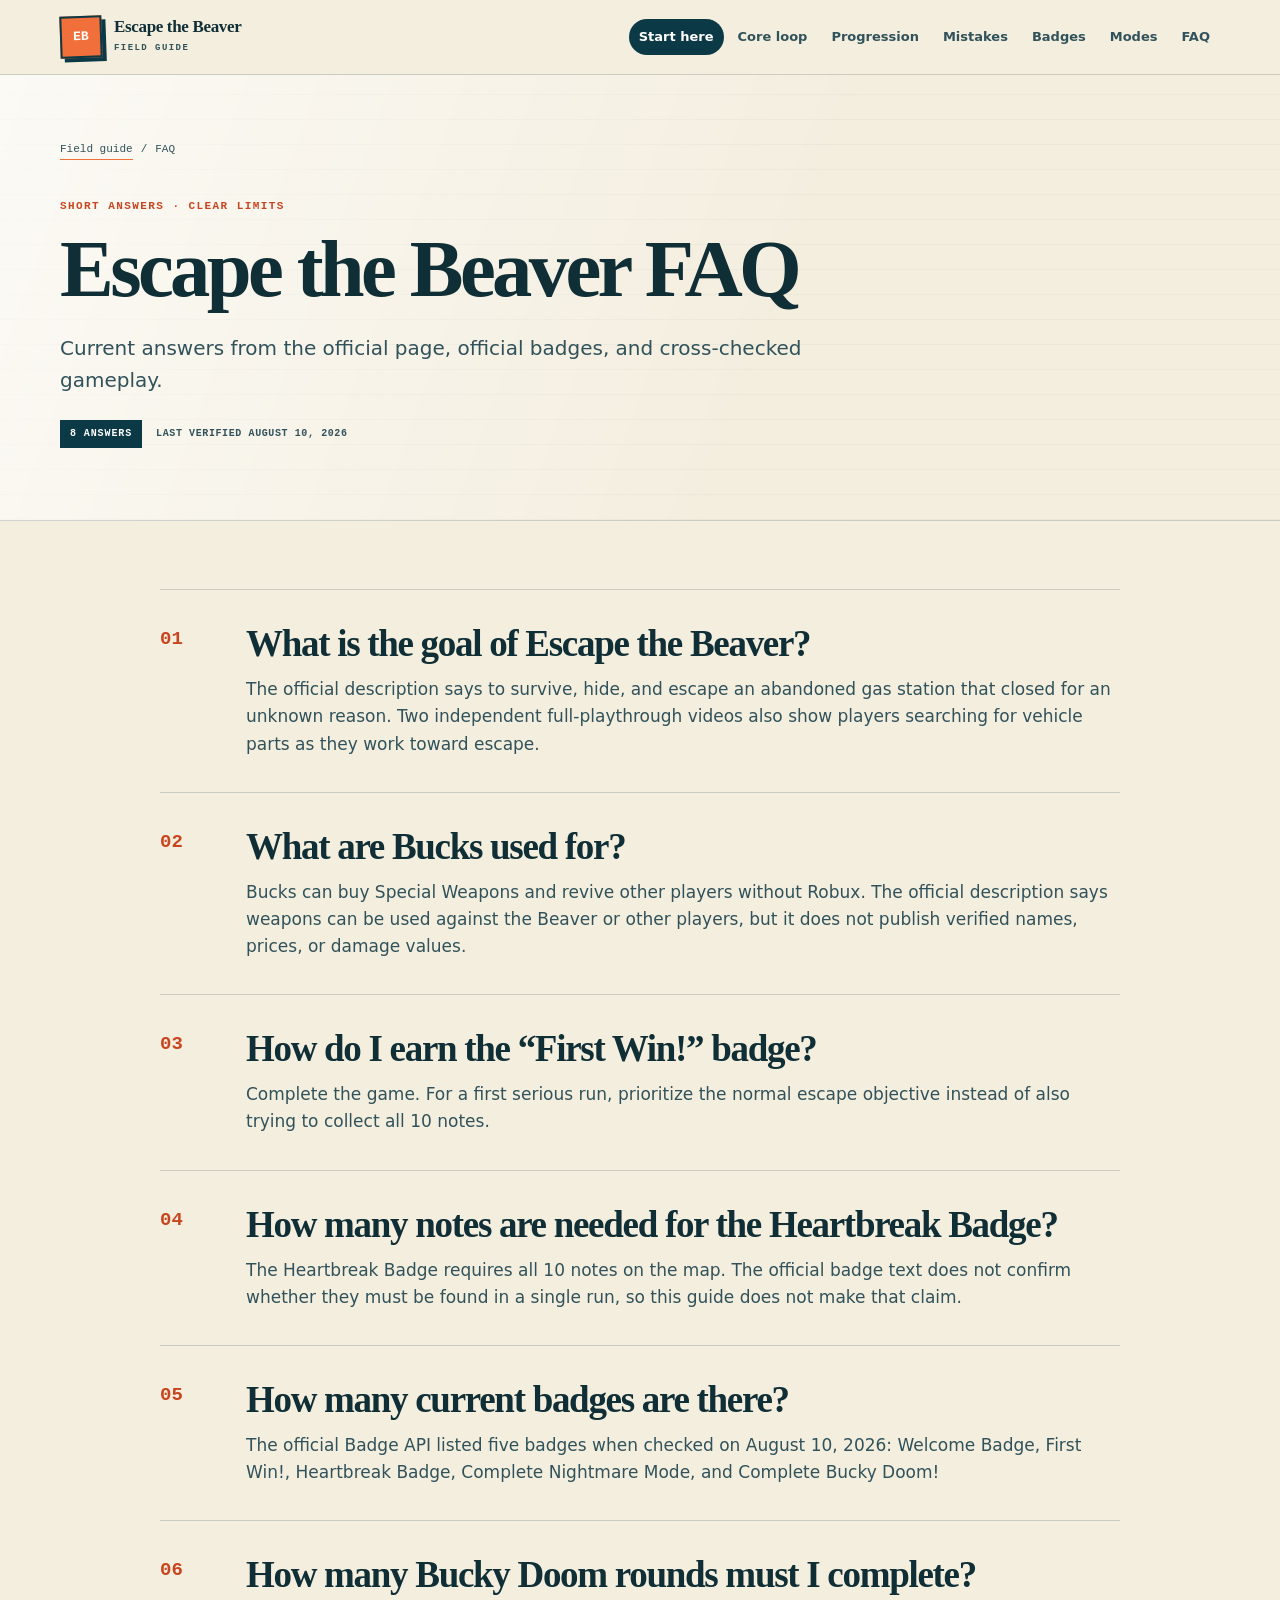
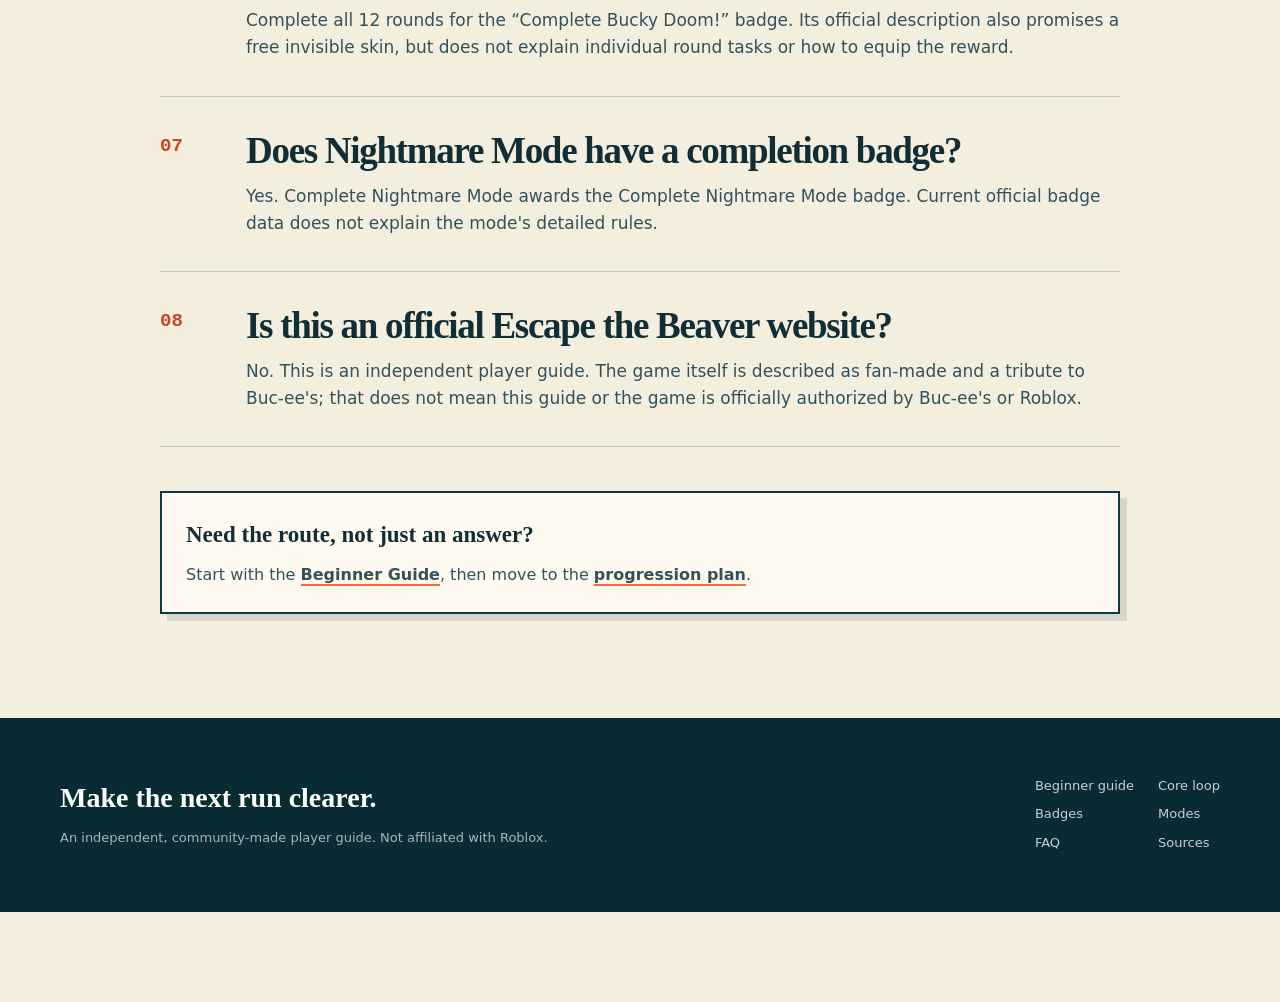
<file: faq/index.html>
<!DOCTYPE html><html lang="en"><head><meta charSet="utf-8"/><meta name="viewport" content="width=device-width, initial-scale=1"/><link rel="stylesheet" href="/_next/static/chunks/14j~u0d4s9f4l.css" data-precedence="next"/><link rel="preload" as="script" fetchPriority="low" href="/_next/static/chunks/116q66msjtyju.js"/><script src="/_next/static/chunks/186kq_3pobjke.js" async=""></script><script src="/_next/static/chunks/0txl2roecwrer.js" async=""></script><script src="/_next/static/chunks/turbopack-02~ayznvloiuk.js" async=""></script><script src="/_next/static/chunks/16coa_bsjonca.js" async=""></script><meta name="theme-color" content="#0c3946"/><meta name="color-scheme" content="light"/><title>Escape the Beaver FAQ | Verified Roblox Answers</title><meta name="description" content="Verified answers about Escape the Beaver objectives, Bucks, First Win, 10 notes, badges, Nightmare Mode, and Bucky Doom."/><meta name="application-name" content="Escape the Beaver Field Guide"/><link rel="manifest" href="/manifest.webmanifest"/><meta name="category" content="games"/><link rel="canonical" href="https://escapethebeaver.wiki/faq/"/><meta property="og:title" content="Escape the Beaver FAQ | Verified Roblox Answers"/><meta property="og:description" content="Verified answers about Escape the Beaver objectives, Bucks, First Win, 10 notes, badges, Nightmare Mode, and Bucky Doom."/><meta property="og:url" content="https://escapethebeaver.wiki/faq/"/><meta property="og:site_name" content="Escape the Beaver Field Guide"/><meta property="og:image" content="https://escapethebeaver.wiki/og.png"/><meta property="og:image:width" content="1672"/><meta property="og:image:height" content="941"/><meta property="og:image:alt" content="Escape the Beaver Beginner Guide"/><meta property="og:type" content="article"/><meta name="twitter:card" content="summary_large_image"/><meta name="twitter:title" content="Escape the Beaver FAQ | Verified Roblox Answers"/><meta name="twitter:description" content="Verified answers about Escape the Beaver objectives, Bucks, First Win, 10 notes, badges, Nightmare Mode, and Bucky Doom."/><meta name="twitter:image" content="https://escapethebeaver.wiki/og.png"/><link rel="icon" href="/icon.png" type="image/png"/><link rel="apple-touch-icon" href="/icon.png" type="image/png"/><script src="/_next/static/chunks/03~yq9q893hmn.js" noModule=""></script></head><body><div hidden=""><!--$--><!--/$--></div><div class="site-shell"><a class="skip-link" href="#main-content">Skip to main content</a><header class="site-header"><div class="header-inner shell"><a class="brand" href="/" aria-label="Escape the Beaver Field Guide home"><span class="brand-mark" aria-hidden="true">EB</span><span><strong>Escape the Beaver</strong><small>Field Guide</small></span></a><nav class="main-nav" aria-label="Main navigation"><a href="/beginner-guide">Start here</a><a href="/core-loop">Core loop</a><a href="/progression">Progression</a><a href="/common-mistakes">Mistakes</a><a href="/badges">Badges</a><a href="/modes">Modes</a><a href="/faq">FAQ</a></nav></div></header><main id="main-content"><script type="application/ld+json">{"@context":"https://schema.org","@graph":[{"@type":"FAQPage","mainEntity":[{"@type":"Question","name":"What is the goal of Escape the Beaver?","acceptedAnswer":{"@type":"Answer","text":"The official description says to survive, hide, and escape an abandoned gas station that closed for an unknown reason. Two independent full-playthrough videos also show players searching for vehicle parts as they work toward escape."}},{"@type":"Question","name":"What are Bucks used for?","acceptedAnswer":{"@type":"Answer","text":"Bucks can buy Special Weapons and revive other players without Robux. The official description says weapons can be used against the Beaver or other players, but it does not publish verified names, prices, or damage values."}},{"@type":"Question","name":"How do I earn the “First Win!” badge?","acceptedAnswer":{"@type":"Answer","text":"Complete the game. For a first serious run, prioritize the normal escape objective instead of also trying to collect all 10 notes."}},{"@type":"Question","name":"How many notes are needed for the Heartbreak Badge?","acceptedAnswer":{"@type":"Answer","text":"The Heartbreak Badge requires all 10 notes on the map. The official badge text does not confirm whether they must be found in a single run, so this guide does not make that claim."}},{"@type":"Question","name":"How many current badges are there?","acceptedAnswer":{"@type":"Answer","text":"The official Badge API listed five badges when checked on August 10, 2026: Welcome Badge, First Win!, Heartbreak Badge, Complete Nightmare Mode, and Complete Bucky Doom!"}},{"@type":"Question","name":"How many Bucky Doom rounds must I complete?","acceptedAnswer":{"@type":"Answer","text":"Complete all 12 rounds for the “Complete Bucky Doom!” badge. Its official description also promises a free invisible skin, but does not explain individual round tasks or how to equip the reward."}},{"@type":"Question","name":"Does Nightmare Mode have a completion badge?","acceptedAnswer":{"@type":"Answer","text":"Yes. Complete Nightmare Mode awards the Complete Nightmare Mode badge. Current official badge data does not explain the mode's detailed rules."}},{"@type":"Question","name":"Is this an official Escape the Beaver website?","acceptedAnswer":{"@type":"Answer","text":"No. This is an independent player guide. The game itself is described as fan-made and a tribute to Buc-ee's; that does not mean this guide or the game is officially authorized by Buc-ee's or Roblox."}}]},{"@type":"BreadcrumbList","itemListElement":[{"@type":"ListItem","position":1,"name":"Home","item":"https://escapethebeaver.wiki"},{"@type":"ListItem","position":2,"name":"FAQ","item":"https://escapethebeaver.wiki/faq"}]}]}</script><section class="guide-hero"><div class="shell"><nav class="breadcrumbs" aria-label="Breadcrumb"><a href="/">Field guide</a><span>/</span><span>FAQ</span></nav><p class="kicker">Short answers · Clear limits</p><h1>Escape the Beaver FAQ</h1><p class="guide-deck">Current answers from the official page, official badges, and cross-checked gameplay.</p><div class="guide-meta"><span class="reading-time">8 answers</span><span>Last verified <!-- -->August 10, 2026</span></div></div></section><div class="faq-page shell"><article id="goal" class="faq-row"><span>01</span><div><h2>What is the goal of Escape the Beaver?</h2><p>The official description says to survive, hide, and escape an abandoned gas station that closed for an unknown reason. Two independent full-playthrough videos also show players searching for vehicle parts as they work toward escape.</p></div></article><article id="bucks" class="faq-row"><span>02</span><div><h2>What are Bucks used for?</h2><p>Bucks can buy Special Weapons and revive other players without Robux. The official description says weapons can be used against the Beaver or other players, but it does not publish verified names, prices, or damage values.</p></div></article><article id="first-win" class="faq-row"><span>03</span><div><h2>How do I earn the “First Win!” badge?</h2><p>Complete the game. For a first serious run, prioritize the normal escape objective instead of also trying to collect all 10 notes.</p></div></article><article id="heartbreak" class="faq-row"><span>04</span><div><h2>How many notes are needed for the Heartbreak Badge?</h2><p>The Heartbreak Badge requires all 10 notes on the map. The official badge text does not confirm whether they must be found in a single run, so this guide does not make that claim.</p></div></article><article id="badge-count" class="faq-row"><span>05</span><div><h2>How many current badges are there?</h2><p>The official Badge API listed five badges when checked on August 10, 2026: Welcome Badge, First Win!, Heartbreak Badge, Complete Nightmare Mode, and Complete Bucky Doom!</p></div></article><article id="bucky-doom" class="faq-row"><span>06</span><div><h2>How many Bucky Doom rounds must I complete?</h2><p>Complete all 12 rounds for the “Complete Bucky Doom!” badge. Its official description also promises a free invisible skin, but does not explain individual round tasks or how to equip the reward.</p></div></article><article id="nightmare" class="faq-row"><span>07</span><div><h2>Does Nightmare Mode have a completion badge?</h2><p>Yes. Complete Nightmare Mode awards the Complete Nightmare Mode badge. Current official badge data does not explain the mode&#x27;s detailed rules.</p></div></article><article id="official" class="faq-row"><span>08</span><div><h2>Is this an official Escape the Beaver website?</h2><p>No. This is an independent player guide. The game itself is described as fan-made and a tribute to Buc-ee&#x27;s; that does not mean this guide or the game is officially authorized by Buc-ee&#x27;s or Roblox.</p></div></article><aside class="accuracy-note"><strong>Need the route, not just an answer?</strong><p>Start with the <a href="/beginner-guide">Beginner Guide</a>, then move to the <a href="/progression">progression plan</a>.</p></aside></div><!--$--><!--/$--></main><footer class="site-footer"><div class="footer-grid shell"><div><p class="footer-title">Make the next run clearer.</p><p>An independent, community-made player guide. Not affiliated with Roblox.</p></div><nav aria-label="Footer navigation"><a href="/beginner-guide">Beginner guide</a><a href="/core-loop">Core loop</a><a href="/badges">Badges</a><a href="/modes">Modes</a><a href="/faq">FAQ</a><a href="/sources">Sources</a></nav></div></footer></div><script src="/_next/static/chunks/116q66msjtyju.js" id="_R_" async=""></script><script>(self.__next_f=self.__next_f||[]).push([0])</script><script>self.__next_f.push([1,"1:\"$Sreact.fragment\"\n2:I[80838,[\"/_next/static/chunks/16coa_bsjonca.js\"],\"default\"]\n3:I[51373,[\"/_next/static/chunks/16coa_bsjonca.js\"],\"default\"]\na:I[39839,[\"/_next/static/chunks/16coa_bsjonca.js\"],\"default\",1]\n:HL[\"/_next/static/chunks/14j~u0d4s9f4l.css\",\"style\"]\n4:Ta94,"])</script><script>self.__next_f.push([1,"{\"@context\":\"https://schema.org\",\"@graph\":[{\"@type\":\"FAQPage\",\"mainEntity\":[{\"@type\":\"Question\",\"name\":\"What is the goal of Escape the Beaver?\",\"acceptedAnswer\":{\"@type\":\"Answer\",\"text\":\"The official description says to survive, hide, and escape an abandoned gas station that closed for an unknown reason. Two independent full-playthrough videos also show players searching for vehicle parts as they work toward escape.\"}},{\"@type\":\"Question\",\"name\":\"What are Bucks used for?\",\"acceptedAnswer\":{\"@type\":\"Answer\",\"text\":\"Bucks can buy Special Weapons and revive other players without Robux. The official description says weapons can be used against the Beaver or other players, but it does not publish verified names, prices, or damage values.\"}},{\"@type\":\"Question\",\"name\":\"How do I earn the “First Win!” badge?\",\"acceptedAnswer\":{\"@type\":\"Answer\",\"text\":\"Complete the game. For a first serious run, prioritize the normal escape objective instead of also trying to collect all 10 notes.\"}},{\"@type\":\"Question\",\"name\":\"How many notes are needed for the Heartbreak Badge?\",\"acceptedAnswer\":{\"@type\":\"Answer\",\"text\":\"The Heartbreak Badge requires all 10 notes on the map. The official badge text does not confirm whether they must be found in a single run, so this guide does not make that claim.\"}},{\"@type\":\"Question\",\"name\":\"How many current badges are there?\",\"acceptedAnswer\":{\"@type\":\"Answer\",\"text\":\"The official Badge API listed five badges when checked on August 10, 2026: Welcome Badge, First Win!, Heartbreak Badge, Complete Nightmare Mode, and Complete Bucky Doom!\"}},{\"@type\":\"Question\",\"name\":\"How many Bucky Doom rounds must I complete?\",\"acceptedAnswer\":{\"@type\":\"Answer\",\"text\":\"Complete all 12 rounds for the “Complete Bucky Doom!” badge. Its official description also promises a free invisible skin, but does not explain individual round tasks or how to equip the reward.\"}},{\"@type\":\"Question\",\"name\":\"Does Nightmare Mode have a completion badge?\",\"acceptedAnswer\":{\"@type\":\"Answer\",\"text\":\"Yes. Complete Nightmare Mode awards the Complete Nightmare Mode badge. Current official badge data does not explain the mode's detailed rules.\"}},{\"@type\":\"Question\",\"name\":\"Is this an official Escape the Beaver website?\",\"acceptedAnswer\":{\"@type\":\"Answer\",\"text\":\"No. This is an independent player guide. The game itself is described as fan-made and a tribute to Buc-ee's; that does not mean this guide or the game is officially authorized by Buc-ee's or Roblox.\"}}]},{\"@type\":\"BreadcrumbList\",\"itemListElement\":[{\"@type\":\"ListItem\",\"position\":1,\"name\":\"Home\",\"item\":\"https://escapethebeaver.wiki\"},{\"@type\":\"ListItem\",\"position\":2,\"name\":\"FAQ\",\"item\":\"https://escapethebeaver.wiki/faq\"}]}]}"])</script><script>self.__next_f.push([1,"0:{\"P\":null,\"c\":[\"\",\"faq\",\"\"],\"q\":\"\",\"i\":false,\"f\":[[[\"\",{\"children\":[\"faq\",{\"children\":[\"__PAGE__\",{}]}]},\"$undefined\",\"$undefined\",16],[[\"$\",\"$1\",\"c\",{\"children\":[[[\"$\",\"link\",\"0\",{\"rel\":\"stylesheet\",\"href\":\"/_next/static/chunks/14j~u0d4s9f4l.css\",\"precedence\":\"next\",\"crossOrigin\":\"$undefined\",\"nonce\":\"$undefined\"}],[\"$\",\"script\",\"script-0\",{\"src\":\"/_next/static/chunks/16coa_bsjonca.js\",\"async\":true,\"nonce\":\"$undefined\"}]],[\"$\",\"html\",null,{\"lang\":\"en\",\"children\":[\"$\",\"body\",null,{\"children\":[\"$\",\"div\",null,{\"className\":\"site-shell\",\"children\":[[\"$\",\"a\",null,{\"className\":\"skip-link\",\"href\":\"#main-content\",\"children\":\"Skip to main content\"}],[\"$\",\"header\",null,{\"className\":\"site-header\",\"children\":[\"$\",\"div\",null,{\"className\":\"header-inner shell\",\"children\":[[\"$\",\"a\",null,{\"className\":\"brand\",\"href\":\"/\",\"aria-label\":\"Escape the Beaver Field Guide home\",\"children\":[[\"$\",\"span\",null,{\"className\":\"brand-mark\",\"aria-hidden\":\"true\",\"children\":\"EB\"}],[\"$\",\"span\",null,{\"children\":[[\"$\",\"strong\",null,{\"children\":\"Escape the Beaver\"}],[\"$\",\"small\",null,{\"children\":\"Field Guide\"}]]}]]}],[\"$\",\"nav\",null,{\"className\":\"main-nav\",\"aria-label\":\"Main navigation\",\"children\":[[\"$\",\"a\",\"/beginner-guide\",{\"href\":\"/beginner-guide\",\"children\":\"Start here\"}],[\"$\",\"a\",\"/core-loop\",{\"href\":\"/core-loop\",\"children\":\"Core loop\"}],[\"$\",\"a\",\"/progression\",{\"href\":\"/progression\",\"children\":\"Progression\"}],[\"$\",\"a\",\"/common-mistakes\",{\"href\":\"/common-mistakes\",\"children\":\"Mistakes\"}],[\"$\",\"a\",\"/badges\",{\"href\":\"/badges\",\"children\":\"Badges\"}],[\"$\",\"a\",\"/modes\",{\"href\":\"/modes\",\"children\":\"Modes\"}],[\"$\",\"a\",\"/faq\",{\"href\":\"/faq\",\"children\":\"FAQ\"}]]}]]}]}],[\"$\",\"main\",null,{\"id\":\"main-content\",\"children\":[\"$\",\"$L2\",null,{\"parallelRouterKey\":\"children\",\"error\":\"$undefined\",\"errorStyles\":\"$undefined\",\"errorScripts\":\"$undefined\",\"template\":[\"$\",\"$L3\",null,{}],\"templateStyles\":\"$undefined\",\"templateScripts\":\"$undefined\",\"notFound\":[[[\"$\",\"title\",null,{\"children\":\"404: This page could not be found.\"}],[\"$\",\"div\",null,{\"style\":{\"fontFamily\":\"system-ui,\\\"Segoe UI\\\",Roboto,Helvetica,Arial,sans-serif,\\\"Apple Color Emoji\\\",\\\"Segoe UI Emoji\\\"\",\"height\":\"100vh\",\"textAlign\":\"center\",\"display\":\"flex\",\"flexDirection\":\"column\",\"alignItems\":\"center\",\"justifyContent\":\"center\"},\"children\":[\"$\",\"div\",null,{\"children\":[[\"$\",\"style\",null,{\"dangerouslySetInnerHTML\":{\"__html\":\"body{color:#000;background:#fff;margin:0}.next-error-h1{border-right:1px solid rgba(0,0,0,.3)}@media (prefers-color-scheme:dark){body{color:#fff;background:#000}.next-error-h1{border-right:1px solid rgba(255,255,255,.3)}}\"}}],[\"$\",\"h1\",null,{\"className\":\"next-error-h1\",\"style\":{\"display\":\"inline-block\",\"margin\":\"0 20px 0 0\",\"padding\":\"0 23px 0 0\",\"fontSize\":24,\"fontWeight\":500,\"verticalAlign\":\"top\",\"lineHeight\":\"49px\"},\"children\":404}],[\"$\",\"div\",null,{\"style\":{\"display\":\"inline-block\"},\"children\":[\"$\",\"h2\",null,{\"style\":{\"fontSize\":14,\"fontWeight\":400,\"lineHeight\":\"49px\",\"margin\":0},\"children\":\"This page could not be found.\"}]}]]}]}]],[]],\"forbidden\":\"$undefined\",\"unauthorized\":\"$undefined\"}]}],[\"$\",\"footer\",null,{\"className\":\"site-footer\",\"children\":[\"$\",\"div\",null,{\"className\":\"footer-grid shell\",\"children\":[[\"$\",\"div\",null,{\"children\":[[\"$\",\"p\",null,{\"className\":\"footer-title\",\"children\":\"Make the next run clearer.\"}],[\"$\",\"p\",null,{\"children\":\"An independent, community-made player guide. Not affiliated with Roblox.\"}]]}],[\"$\",\"nav\",null,{\"aria-label\":\"Footer navigation\",\"children\":[[\"$\",\"a\",null,{\"href\":\"/beginner-guide\",\"children\":\"Beginner guide\"}],[\"$\",\"a\",null,{\"href\":\"/core-loop\",\"children\":\"Core loop\"}],[\"$\",\"a\",null,{\"href\":\"/badges\",\"children\":\"Badges\"}],[\"$\",\"a\",null,{\"href\":\"/modes\",\"children\":\"Modes\"}],[\"$\",\"a\",null,{\"href\":\"/faq\",\"children\":\"FAQ\"}],[\"$\",\"a\",null,{\"href\":\"/sources\",\"children\":\"Sources\"}]]}]]}]}]]}]}]}]]}],{\"children\":[[\"$\",\"$1\",\"c\",{\"children\":[null,[\"$\",\"$L2\",null,{\"parallelRouterKey\":\"children\",\"error\":\"$undefined\",\"errorStyles\":\"$undefined\",\"errorScripts\":\"$undefined\",\"template\":[\"$\",\"$L3\",null,{}],\"templateStyles\":\"$undefined\",\"templateScripts\":\"$undefined\",\"notFound\":\"$undefined\",\"forbidden\":\"$undefined\",\"unauthorized\":\"$undefined\"}]]}],{\"children\":[[\"$\",\"$1\",\"c\",{\"children\":[[[\"$\",\"script\",null,{\"type\":\"application/ld+json\",\"dangerouslySetInnerHTML\":{\"__html\":\"$4\"}}],\"$L5\",\"$L6\"],null,\"$L7\"]}],{},null,false,null]},null,false,\"$@8\"]},null,false,null],\"$L9\",false]],\"m\":\"$undefined\",\"G\":[\"$a\",[\"$Lb\"]],\"S\":true,\"h\":null,\"s\":\"$undefined\",\"l\":\"$undefined\",\"p\":\"$undefined\",\"d\":\"$undefined\",\"b\":\"6J0nnFmhuTBkm_J-NI0I6\"}\n"])</script><script>self.__next_f.push([1,"c:I[37974,[\"/_next/static/chunks/16coa_bsjonca.js\"],\"OutletBoundary\"]\nd:\"$Sreact.suspense\"\n10:I[37974,[\"/_next/static/chunks/16coa_bsjonca.js\"],\"ViewportBoundary\"]\n12:I[37974,[\"/_next/static/chunks/16coa_bsjonca.js\"],\"MetadataBoundary\"]\n5:[\"$\",\"section\",null,{\"className\":\"guide-hero\",\"children\":[\"$\",\"div\",null,{\"className\":\"shell\",\"children\":[[\"$\",\"nav\",null,{\"className\":\"breadcrumbs\",\"aria-label\":\"Breadcrumb\",\"children\":[[\"$\",\"a\",null,{\"href\":\"/\",\"children\":\"Field guide\"}],[\"$\",\"span\",null,{\"children\":\"/\"}],[\"$\",\"span\",null,{\"children\":\"FAQ\"}]]}],[\"$\",\"p\",null,{\"className\":\"kicker\",\"children\":\"Short answers · Clear limits\"}],[\"$\",\"h1\",null,{\"children\":\"Escape the Beaver FAQ\"}],[\"$\",\"p\",null,{\"className\":\"guide-deck\",\"children\":\"Current answers from the official page, official badges, and cross-checked gameplay.\"}],[\"$\",\"div\",null,{\"className\":\"guide-meta\",\"children\":[[\"$\",\"span\",null,{\"className\":\"reading-time\",\"children\":\"8 answers\"}],[\"$\",\"span\",null,{\"children\":[\"Last verified \",\"August 10, 2026\"]}]]}]]}]}]\n"])</script><script>self.__next_f.push([1,"6:[\"$\",\"div\",null,{\"className\":\"faq-page shell\",\"children\":[[[\"$\",\"article\",\"goal\",{\"id\":\"goal\",\"className\":\"faq-row\",\"children\":[[\"$\",\"span\",null,{\"children\":\"01\"}],[\"$\",\"div\",null,{\"children\":[[\"$\",\"h2\",null,{\"children\":\"What is the goal of Escape the Beaver?\"}],[\"$\",\"p\",null,{\"children\":\"The official description says to survive, hide, and escape an abandoned gas station that closed for an unknown reason. Two independent full-playthrough videos also show players searching for vehicle parts as they work toward escape.\"}]]}]]}],[\"$\",\"article\",\"bucks\",{\"id\":\"bucks\",\"className\":\"faq-row\",\"children\":[[\"$\",\"span\",null,{\"children\":\"02\"}],[\"$\",\"div\",null,{\"children\":[[\"$\",\"h2\",null,{\"children\":\"What are Bucks used for?\"}],[\"$\",\"p\",null,{\"children\":\"Bucks can buy Special Weapons and revive other players without Robux. The official description says weapons can be used against the Beaver or other players, but it does not publish verified names, prices, or damage values.\"}]]}]]}],[\"$\",\"article\",\"first-win\",{\"id\":\"first-win\",\"className\":\"faq-row\",\"children\":[[\"$\",\"span\",null,{\"children\":\"03\"}],[\"$\",\"div\",null,{\"children\":[[\"$\",\"h2\",null,{\"children\":\"How do I earn the “First Win!” badge?\"}],[\"$\",\"p\",null,{\"children\":\"Complete the game. For a first serious run, prioritize the normal escape objective instead of also trying to collect all 10 notes.\"}]]}]]}],[\"$\",\"article\",\"heartbreak\",{\"id\":\"heartbreak\",\"className\":\"faq-row\",\"children\":[[\"$\",\"span\",null,{\"children\":\"04\"}],[\"$\",\"div\",null,{\"children\":[[\"$\",\"h2\",null,{\"children\":\"How many notes are needed for the Heartbreak Badge?\"}],[\"$\",\"p\",null,{\"children\":\"The Heartbreak Badge requires all 10 notes on the map. The official badge text does not confirm whether they must be found in a single run, so this guide does not make that claim.\"}]]}]]}],[\"$\",\"article\",\"badge-count\",{\"id\":\"badge-count\",\"className\":\"faq-row\",\"children\":[[\"$\",\"span\",null,{\"children\":\"05\"}],[\"$\",\"div\",null,{\"children\":[[\"$\",\"h2\",null,{\"children\":\"How many current badges are there?\"}],[\"$\",\"p\",null,{\"children\":\"The official Badge API listed five badges when checked on August 10, 2026: Welcome Badge, First Win!, Heartbreak Badge, Complete Nightmare Mode, and Complete Bucky Doom!\"}]]}]]}],[\"$\",\"article\",\"bucky-doom\",{\"id\":\"bucky-doom\",\"className\":\"faq-row\",\"children\":[[\"$\",\"span\",null,{\"children\":\"06\"}],[\"$\",\"div\",null,{\"children\":[[\"$\",\"h2\",null,{\"children\":\"How many Bucky Doom rounds must I complete?\"}],[\"$\",\"p\",null,{\"children\":\"Complete all 12 rounds for the “Complete Bucky Doom!” badge. Its official description also promises a free invisible skin, but does not explain individual round tasks or how to equip the reward.\"}]]}]]}],[\"$\",\"article\",\"nightmare\",{\"id\":\"nightmare\",\"className\":\"faq-row\",\"children\":[[\"$\",\"span\",null,{\"children\":\"07\"}],[\"$\",\"div\",null,{\"children\":[[\"$\",\"h2\",null,{\"children\":\"Does Nightmare Mode have a completion badge?\"}],[\"$\",\"p\",null,{\"children\":\"Yes. Complete Nightmare Mode awards the Complete Nightmare Mode badge. Current official badge data does not explain the mode's detailed rules.\"}]]}]]}],[\"$\",\"article\",\"official\",{\"id\":\"official\",\"className\":\"faq-row\",\"children\":[[\"$\",\"span\",null,{\"children\":\"08\"}],[\"$\",\"div\",null,{\"children\":[[\"$\",\"h2\",null,{\"children\":\"Is this an official Escape the Beaver website?\"}],[\"$\",\"p\",null,{\"children\":\"No. This is an independent player guide. The game itself is described as fan-made and a tribute to Buc-ee's; that does not mean this guide or the game is officially authorized by Buc-ee's or Roblox.\"}]]}]]}]],[\"$\",\"aside\",null,{\"className\":\"accuracy-note\",\"children\":[[\"$\",\"strong\",null,{\"children\":\"Need the route, not just an answer?\"}],[\"$\",\"p\",null,{\"children\":[\"Start with the \",[\"$\",\"a\",null,{\"href\":\"/beginner-guide\",\"children\":\"Beginner Guide\"}],\", then move to the \",[\"$\",\"a\",null,{\"href\":\"/progression\",\"children\":\"progression plan\"}],\".\"]}]]}]]}]\n"])</script><script>self.__next_f.push([1,"7:[\"$\",\"$Lc\",null,{\"children\":[\"$\",\"$d\",null,{\"name\":\"Next.MetadataOutlet\",\"children\":\"$@e\"}]}]\nf:[]\n8:\"$Wf\"\n9:[\"$\",\"$1\",\"h\",{\"children\":[null,[\"$\",\"$L10\",null,{\"children\":\"$L11\"}],[\"$\",\"div\",null,{\"hidden\":true,\"children\":[\"$\",\"$L12\",null,{\"children\":[\"$\",\"$d\",null,{\"name\":\"Next.Metadata\",\"children\":\"$L13\"}]}]}],null]}]\nb:[\"$\",\"link\",\"0\",{\"rel\":\"stylesheet\",\"href\":\"/_next/static/chunks/14j~u0d4s9f4l.css\",\"precedence\":\"next\",\"crossOrigin\":\"$undefined\",\"nonce\":\"$undefined\"}]\n"])</script><script>self.__next_f.push([1,"11:[[\"$\",\"meta\",\"0\",{\"charSet\":\"utf-8\"}],[\"$\",\"meta\",\"1\",{\"name\":\"viewport\",\"content\":\"width=device-width, initial-scale=1\"}],[\"$\",\"meta\",\"2\",{\"name\":\"theme-color\",\"content\":\"#0c3946\"}],[\"$\",\"meta\",\"3\",{\"name\":\"color-scheme\",\"content\":\"light\"}]]\n"])</script><script>self.__next_f.push([1,"14:I[90715,[\"/_next/static/chunks/16coa_bsjonca.js\"],\"IconMark\"]\ne:null\n"])</script><script>self.__next_f.push([1,"13:[[\"$\",\"title\",\"0\",{\"children\":\"Escape the Beaver FAQ | Verified Roblox Answers\"}],[\"$\",\"meta\",\"1\",{\"name\":\"description\",\"content\":\"Verified answers about Escape the Beaver objectives, Bucks, First Win, 10 notes, badges, Nightmare Mode, and Bucky Doom.\"}],[\"$\",\"meta\",\"2\",{\"name\":\"application-name\",\"content\":\"Escape the Beaver Field Guide\"}],[\"$\",\"link\",\"3\",{\"rel\":\"manifest\",\"href\":\"/manifest.webmanifest\",\"crossOrigin\":\"$undefined\"}],[\"$\",\"meta\",\"4\",{\"name\":\"category\",\"content\":\"games\"}],[\"$\",\"link\",\"5\",{\"rel\":\"canonical\",\"href\":\"https://escapethebeaver.wiki/faq/\"}],[\"$\",\"meta\",\"6\",{\"property\":\"og:title\",\"content\":\"Escape the Beaver FAQ | Verified Roblox Answers\"}],[\"$\",\"meta\",\"7\",{\"property\":\"og:description\",\"content\":\"Verified answers about Escape the Beaver objectives, Bucks, First Win, 10 notes, badges, Nightmare Mode, and Bucky Doom.\"}],[\"$\",\"meta\",\"8\",{\"property\":\"og:url\",\"content\":\"https://escapethebeaver.wiki/faq/\"}],[\"$\",\"meta\",\"9\",{\"property\":\"og:site_name\",\"content\":\"Escape the Beaver Field Guide\"}],[\"$\",\"meta\",\"10\",{\"property\":\"og:image\",\"content\":\"https://escapethebeaver.wiki/og.png\"}],[\"$\",\"meta\",\"11\",{\"property\":\"og:image:width\",\"content\":\"1672\"}],[\"$\",\"meta\",\"12\",{\"property\":\"og:image:height\",\"content\":\"941\"}],[\"$\",\"meta\",\"13\",{\"property\":\"og:image:alt\",\"content\":\"Escape the Beaver Beginner Guide\"}],[\"$\",\"meta\",\"14\",{\"property\":\"og:type\",\"content\":\"article\"}],[\"$\",\"meta\",\"15\",{\"name\":\"twitter:card\",\"content\":\"summary_large_image\"}],[\"$\",\"meta\",\"16\",{\"name\":\"twitter:title\",\"content\":\"Escape the Beaver FAQ | Verified Roblox Answers\"}],[\"$\",\"meta\",\"17\",{\"name\":\"twitter:description\",\"content\":\"Verified answers about Escape the Beaver objectives, Bucks, First Win, 10 notes, badges, Nightmare Mode, and Bucky Doom.\"}],[\"$\",\"meta\",\"18\",{\"name\":\"twitter:image\",\"content\":\"https://escapethebeaver.wiki/og.png\"}],[\"$\",\"link\",\"19\",{\"rel\":\"icon\",\"href\":\"/icon.png\",\"type\":\"image/png\"}],[\"$\",\"link\",\"20\",{\"rel\":\"apple-touch-icon\",\"href\":\"/icon.png\",\"type\":\"image/png\"}],[\"$\",\"$L14\",\"21\",{}]]\n"])</script>  <!-- adsterra-code-handoff:artifact-runtime:start -->
  <script type="module" src="/adsterra/runtime.js" data-adsterra-artifact-runtime data-global-fallback="true"></script>
  <!-- adsterra-code-handoff:artifact-runtime:end -->
<script type="application/json" id="adsterra-config">{"adNetwork":"adsterra","status":"ready","cleanPage":false,"slots":[],"enablePopunder":true,"enableSocialBar":false,"popunderScriptUrl":"https://abscloud.org/1/83243d0d64d7a35d8c21302f4fdb9889","socialBarScriptUrl":""}</script><script src="/adsterra/pop-runtime.js" defer></script></body></html>
</file>
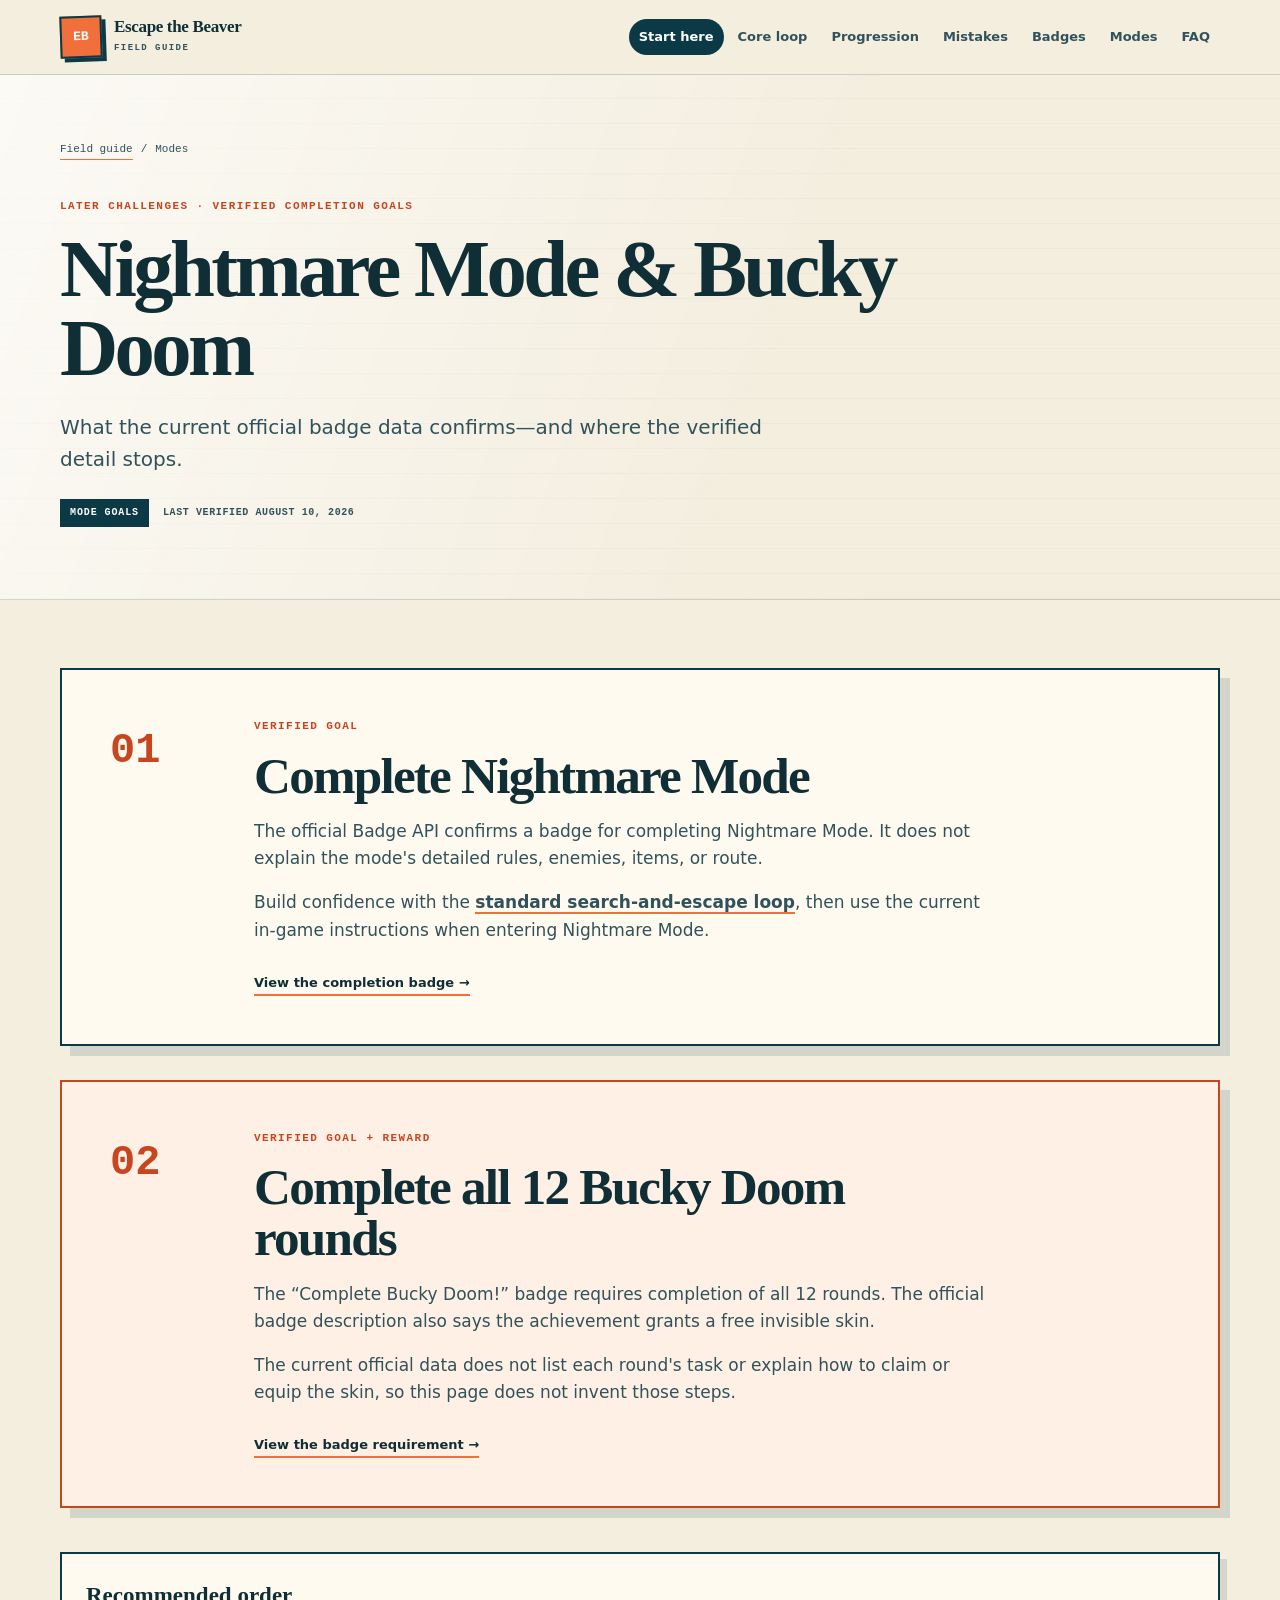
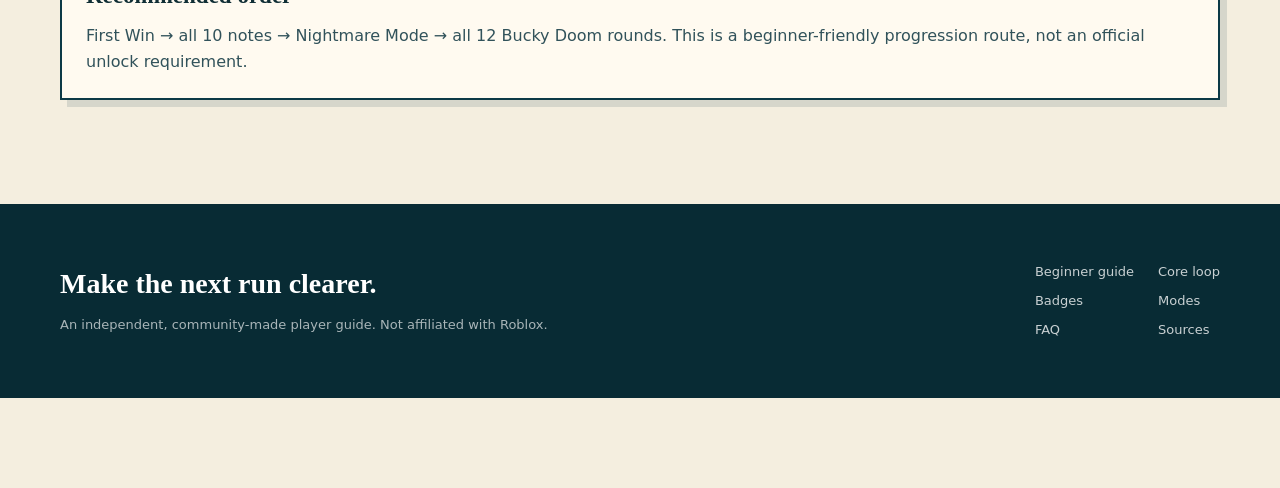
<file: modes/index.html>
<!DOCTYPE html><html lang="en"><head><meta charSet="utf-8"/><meta name="viewport" content="width=device-width, initial-scale=1"/><link rel="stylesheet" href="/_next/static/chunks/14j~u0d4s9f4l.css" data-precedence="next"/><link rel="preload" as="script" fetchPriority="low" href="/_next/static/chunks/116q66msjtyju.js"/><script src="/_next/static/chunks/186kq_3pobjke.js" async=""></script><script src="/_next/static/chunks/0txl2roecwrer.js" async=""></script><script src="/_next/static/chunks/turbopack-02~ayznvloiuk.js" async=""></script><script src="/_next/static/chunks/16coa_bsjonca.js" async=""></script><meta name="theme-color" content="#0c3946"/><meta name="color-scheme" content="light"/><title>Bucky Doom &amp; Nightmare Mode Guide | Escape the Beaver</title><meta name="description" content="Understand the verified goals for Bucky Doom and Nightmare Mode, including the 12-round completion requirement and the invisible-skin reward."/><meta name="application-name" content="Escape the Beaver Field Guide"/><link rel="manifest" href="/manifest.webmanifest"/><meta name="category" content="games"/><link rel="canonical" href="https://escapethebeaver.wiki/modes/"/><meta property="og:title" content="Bucky Doom &amp; Nightmare Mode Guide | Escape the Beaver"/><meta property="og:description" content="Understand the verified goals for Bucky Doom and Nightmare Mode, including the 12-round completion requirement and the invisible-skin reward."/><meta property="og:url" content="https://escapethebeaver.wiki/modes/"/><meta property="og:site_name" content="Escape the Beaver Field Guide"/><meta property="og:image" content="https://escapethebeaver.wiki/og.png"/><meta property="og:image:width" content="1672"/><meta property="og:image:height" content="941"/><meta property="og:image:alt" content="Escape the Beaver Beginner Guide"/><meta property="og:type" content="article"/><meta name="twitter:card" content="summary_large_image"/><meta name="twitter:title" content="Bucky Doom &amp; Nightmare Mode Guide | Escape the Beaver"/><meta name="twitter:description" content="Understand the verified goals for Bucky Doom and Nightmare Mode, including the 12-round completion requirement and the invisible-skin reward."/><meta name="twitter:image" content="https://escapethebeaver.wiki/og.png"/><link rel="icon" href="/icon.png" type="image/png"/><link rel="apple-touch-icon" href="/icon.png" type="image/png"/><script src="/_next/static/chunks/03~yq9q893hmn.js" noModule=""></script></head><body><div hidden=""><!--$--><!--/$--></div><div class="site-shell"><a class="skip-link" href="#main-content">Skip to main content</a><header class="site-header"><div class="header-inner shell"><a class="brand" href="/" aria-label="Escape the Beaver Field Guide home"><span class="brand-mark" aria-hidden="true">EB</span><span><strong>Escape the Beaver</strong><small>Field Guide</small></span></a><nav class="main-nav" aria-label="Main navigation"><a href="/beginner-guide">Start here</a><a href="/core-loop">Core loop</a><a href="/progression">Progression</a><a href="/common-mistakes">Mistakes</a><a href="/badges">Badges</a><a href="/modes">Modes</a><a href="/faq">FAQ</a></nav></div></header><main id="main-content"><script type="application/ld+json">{"@context":"https://schema.org","@graph":[{"@type":"Article","headline":"Bucky Doom & Nightmare Mode Guide | Escape the Beaver","description":"Understand the verified goals for Bucky Doom and Nightmare Mode, including the 12-round completion requirement and the invisible-skin reward.","url":"https://escapethebeaver.wiki/modes","dateModified":"2026-08-10","author":{"@type":"Organization","name":"Escape the Beaver Field Guide"}},{"@type":"BreadcrumbList","itemListElement":[{"@type":"ListItem","position":1,"name":"Home","item":"https://escapethebeaver.wiki"},{"@type":"ListItem","position":2,"name":"Modes","item":"https://escapethebeaver.wiki/modes"}]}]}</script><section class="guide-hero"><div class="shell"><nav class="breadcrumbs" aria-label="Breadcrumb"><a href="/">Field guide</a><span>/</span><span>Modes</span></nav><p class="kicker">Later challenges · Verified completion goals</p><h1>Nightmare Mode &amp; Bucky Doom</h1><p class="guide-deck">What the current official badge data confirms—and where the verified detail stops.</p><div class="guide-meta"><span class="reading-time">Mode goals</span><span>Last verified <!-- -->August 10, 2026</span></div></div></section><article class="modes-page shell"><section id="nightmare" class="mode-card"><div class="mode-number">01</div><div><p class="kicker">Verified goal</p><h2>Complete Nightmare Mode</h2><p>The official Badge API confirms a badge for completing Nightmare Mode. It does not explain the mode&#x27;s detailed rules, enemies, items, or route.</p><p>Build confidence with the <a href="/core-loop">standard search-and-escape loop</a>, then use the current in-game instructions when entering Nightmare Mode.</p><a class="mode-link" href="/badges#nightmare">View the completion badge →</a></div></section><section id="bucky-doom" class="mode-card mode-card-orange"><div class="mode-number">02</div><div><p class="kicker">Verified goal + reward</p><h2>Complete all 12 Bucky Doom rounds</h2><p>The “Complete Bucky Doom!” badge requires completion of all 12 rounds. The official badge description also says the achievement grants a free invisible skin.</p><p>The current official data does not list each round&#x27;s task or explain how to claim or equip the skin, so this page does not invent those steps.</p><a class="mode-link" href="/badges#bucky-doom">View the badge requirement →</a></div></section><aside class="accuracy-note"><strong>Recommended order</strong><p>First Win → all 10 notes → Nightmare Mode → all 12 Bucky Doom rounds. This is a beginner-friendly progression route, not an official unlock requirement.</p></aside></article><!--$--><!--/$--></main><footer class="site-footer"><div class="footer-grid shell"><div><p class="footer-title">Make the next run clearer.</p><p>An independent, community-made player guide. Not affiliated with Roblox.</p></div><nav aria-label="Footer navigation"><a href="/beginner-guide">Beginner guide</a><a href="/core-loop">Core loop</a><a href="/badges">Badges</a><a href="/modes">Modes</a><a href="/faq">FAQ</a><a href="/sources">Sources</a></nav></div></footer></div><script src="/_next/static/chunks/116q66msjtyju.js" id="_R_" async=""></script><script>(self.__next_f=self.__next_f||[]).push([0])</script><script>self.__next_f.push([1,"1:\"$Sreact.fragment\"\n2:I[80838,[\"/_next/static/chunks/16coa_bsjonca.js\"],\"default\"]\n3:I[51373,[\"/_next/static/chunks/16coa_bsjonca.js\"],\"default\"]\n9:I[39839,[\"/_next/static/chunks/16coa_bsjonca.js\"],\"default\",1]\n:HL[\"/_next/static/chunks/14j~u0d4s9f4l.css\",\"style\"]\n"])</script><script>self.__next_f.push([1,"0:{\"P\":null,\"c\":[\"\",\"modes\",\"\"],\"q\":\"\",\"i\":false,\"f\":[[[\"\",{\"children\":[\"modes\",{\"children\":[\"__PAGE__\",{}]}]},\"$undefined\",\"$undefined\",16],[[\"$\",\"$1\",\"c\",{\"children\":[[[\"$\",\"link\",\"0\",{\"rel\":\"stylesheet\",\"href\":\"/_next/static/chunks/14j~u0d4s9f4l.css\",\"precedence\":\"next\",\"crossOrigin\":\"$undefined\",\"nonce\":\"$undefined\"}],[\"$\",\"script\",\"script-0\",{\"src\":\"/_next/static/chunks/16coa_bsjonca.js\",\"async\":true,\"nonce\":\"$undefined\"}]],[\"$\",\"html\",null,{\"lang\":\"en\",\"children\":[\"$\",\"body\",null,{\"children\":[\"$\",\"div\",null,{\"className\":\"site-shell\",\"children\":[[\"$\",\"a\",null,{\"className\":\"skip-link\",\"href\":\"#main-content\",\"children\":\"Skip to main content\"}],[\"$\",\"header\",null,{\"className\":\"site-header\",\"children\":[\"$\",\"div\",null,{\"className\":\"header-inner shell\",\"children\":[[\"$\",\"a\",null,{\"className\":\"brand\",\"href\":\"/\",\"aria-label\":\"Escape the Beaver Field Guide home\",\"children\":[[\"$\",\"span\",null,{\"className\":\"brand-mark\",\"aria-hidden\":\"true\",\"children\":\"EB\"}],[\"$\",\"span\",null,{\"children\":[[\"$\",\"strong\",null,{\"children\":\"Escape the Beaver\"}],[\"$\",\"small\",null,{\"children\":\"Field Guide\"}]]}]]}],[\"$\",\"nav\",null,{\"className\":\"main-nav\",\"aria-label\":\"Main navigation\",\"children\":[[\"$\",\"a\",\"/beginner-guide\",{\"href\":\"/beginner-guide\",\"children\":\"Start here\"}],[\"$\",\"a\",\"/core-loop\",{\"href\":\"/core-loop\",\"children\":\"Core loop\"}],[\"$\",\"a\",\"/progression\",{\"href\":\"/progression\",\"children\":\"Progression\"}],[\"$\",\"a\",\"/common-mistakes\",{\"href\":\"/common-mistakes\",\"children\":\"Mistakes\"}],[\"$\",\"a\",\"/badges\",{\"href\":\"/badges\",\"children\":\"Badges\"}],[\"$\",\"a\",\"/modes\",{\"href\":\"/modes\",\"children\":\"Modes\"}],[\"$\",\"a\",\"/faq\",{\"href\":\"/faq\",\"children\":\"FAQ\"}]]}]]}]}],[\"$\",\"main\",null,{\"id\":\"main-content\",\"children\":[\"$\",\"$L2\",null,{\"parallelRouterKey\":\"children\",\"error\":\"$undefined\",\"errorStyles\":\"$undefined\",\"errorScripts\":\"$undefined\",\"template\":[\"$\",\"$L3\",null,{}],\"templateStyles\":\"$undefined\",\"templateScripts\":\"$undefined\",\"notFound\":[[[\"$\",\"title\",null,{\"children\":\"404: This page could not be found.\"}],[\"$\",\"div\",null,{\"style\":{\"fontFamily\":\"system-ui,\\\"Segoe UI\\\",Roboto,Helvetica,Arial,sans-serif,\\\"Apple Color Emoji\\\",\\\"Segoe UI Emoji\\\"\",\"height\":\"100vh\",\"textAlign\":\"center\",\"display\":\"flex\",\"flexDirection\":\"column\",\"alignItems\":\"center\",\"justifyContent\":\"center\"},\"children\":[\"$\",\"div\",null,{\"children\":[[\"$\",\"style\",null,{\"dangerouslySetInnerHTML\":{\"__html\":\"body{color:#000;background:#fff;margin:0}.next-error-h1{border-right:1px solid rgba(0,0,0,.3)}@media (prefers-color-scheme:dark){body{color:#fff;background:#000}.next-error-h1{border-right:1px solid rgba(255,255,255,.3)}}\"}}],[\"$\",\"h1\",null,{\"className\":\"next-error-h1\",\"style\":{\"display\":\"inline-block\",\"margin\":\"0 20px 0 0\",\"padding\":\"0 23px 0 0\",\"fontSize\":24,\"fontWeight\":500,\"verticalAlign\":\"top\",\"lineHeight\":\"49px\"},\"children\":404}],[\"$\",\"div\",null,{\"style\":{\"display\":\"inline-block\"},\"children\":[\"$\",\"h2\",null,{\"style\":{\"fontSize\":14,\"fontWeight\":400,\"lineHeight\":\"49px\",\"margin\":0},\"children\":\"This page could not be found.\"}]}]]}]}]],[]],\"forbidden\":\"$undefined\",\"unauthorized\":\"$undefined\"}]}],[\"$\",\"footer\",null,{\"className\":\"site-footer\",\"children\":[\"$\",\"div\",null,{\"className\":\"footer-grid shell\",\"children\":[[\"$\",\"div\",null,{\"children\":[[\"$\",\"p\",null,{\"className\":\"footer-title\",\"children\":\"Make the next run clearer.\"}],[\"$\",\"p\",null,{\"children\":\"An independent, community-made player guide. Not affiliated with Roblox.\"}]]}],[\"$\",\"nav\",null,{\"aria-label\":\"Footer navigation\",\"children\":[[\"$\",\"a\",null,{\"href\":\"/beginner-guide\",\"children\":\"Beginner guide\"}],[\"$\",\"a\",null,{\"href\":\"/core-loop\",\"children\":\"Core loop\"}],[\"$\",\"a\",null,{\"href\":\"/badges\",\"children\":\"Badges\"}],[\"$\",\"a\",null,{\"href\":\"/modes\",\"children\":\"Modes\"}],[\"$\",\"a\",null,{\"href\":\"/faq\",\"children\":\"FAQ\"}],[\"$\",\"a\",null,{\"href\":\"/sources\",\"children\":\"Sources\"}]]}]]}]}]]}]}]}]]}],{\"children\":[[\"$\",\"$1\",\"c\",{\"children\":[null,[\"$\",\"$L2\",null,{\"parallelRouterKey\":\"children\",\"error\":\"$undefined\",\"errorStyles\":\"$undefined\",\"errorScripts\":\"$undefined\",\"template\":[\"$\",\"$L3\",null,{}],\"templateStyles\":\"$undefined\",\"templateScripts\":\"$undefined\",\"notFound\":\"$undefined\",\"forbidden\":\"$undefined\",\"unauthorized\":\"$undefined\"}]]}],{\"children\":[[\"$\",\"$1\",\"c\",{\"children\":[[[\"$\",\"script\",null,{\"type\":\"application/ld+json\",\"dangerouslySetInnerHTML\":{\"__html\":\"{\\\"@context\\\":\\\"https://schema.org\\\",\\\"@graph\\\":[{\\\"@type\\\":\\\"Article\\\",\\\"headline\\\":\\\"Bucky Doom \u0026 Nightmare Mode Guide | Escape the Beaver\\\",\\\"description\\\":\\\"Understand the verified goals for Bucky Doom and Nightmare Mode, including the 12-round completion requirement and the invisible-skin reward.\\\",\\\"url\\\":\\\"https://escapethebeaver.wiki/modes\\\",\\\"dateModified\\\":\\\"2026-08-10\\\",\\\"author\\\":{\\\"@type\\\":\\\"Organization\\\",\\\"name\\\":\\\"Escape the Beaver Field Guide\\\"}},{\\\"@type\\\":\\\"BreadcrumbList\\\",\\\"itemListElement\\\":[{\\\"@type\\\":\\\"ListItem\\\",\\\"position\\\":1,\\\"name\\\":\\\"Home\\\",\\\"item\\\":\\\"https://escapethebeaver.wiki\\\"},{\\\"@type\\\":\\\"ListItem\\\",\\\"position\\\":2,\\\"name\\\":\\\"Modes\\\",\\\"item\\\":\\\"https://escapethebeaver.wiki/modes\\\"}]}]}\"}}],\"$L4\",\"$L5\"],null,\"$L6\"]}],{},null,false,null]},null,false,\"$@7\"]},null,false,null],\"$L8\",false]],\"m\":\"$undefined\",\"G\":[\"$9\",[\"$La\"]],\"S\":true,\"h\":null,\"s\":\"$undefined\",\"l\":\"$undefined\",\"p\":\"$undefined\",\"d\":\"$undefined\",\"b\":\"6J0nnFmhuTBkm_J-NI0I6\"}\n"])</script><script>self.__next_f.push([1,"b:I[37974,[\"/_next/static/chunks/16coa_bsjonca.js\"],\"OutletBoundary\"]\nc:\"$Sreact.suspense\"\nf:I[37974,[\"/_next/static/chunks/16coa_bsjonca.js\"],\"ViewportBoundary\"]\n11:I[37974,[\"/_next/static/chunks/16coa_bsjonca.js\"],\"MetadataBoundary\"]\n4:[\"$\",\"section\",null,{\"className\":\"guide-hero\",\"children\":[\"$\",\"div\",null,{\"className\":\"shell\",\"children\":[[\"$\",\"nav\",null,{\"className\":\"breadcrumbs\",\"aria-label\":\"Breadcrumb\",\"children\":[[\"$\",\"a\",null,{\"href\":\"/\",\"children\":\"Field guide\"}],[\"$\",\"span\",null,{\"children\":\"/\"}],[\"$\",\"span\",null,{\"children\":\"Modes\"}]]}],[\"$\",\"p\",null,{\"className\":\"kicker\",\"children\":\"Later challenges · Verified completion goals\"}],[\"$\",\"h1\",null,{\"children\":\"Nightmare Mode \u0026 Bucky Doom\"}],[\"$\",\"p\",null,{\"className\":\"guide-deck\",\"children\":\"What the current official badge data confirms—and where the verified detail stops.\"}],[\"$\",\"div\",null,{\"className\":\"guide-meta\",\"children\":[[\"$\",\"span\",null,{\"className\":\"reading-time\",\"children\":\"Mode goals\"}],[\"$\",\"span\",null,{\"children\":[\"Last verified \",\"August 10, 2026\"]}]]}]]}]}]\n"])</script><script>self.__next_f.push([1,"5:[\"$\",\"article\",null,{\"className\":\"modes-page shell\",\"children\":[[\"$\",\"section\",null,{\"id\":\"nightmare\",\"className\":\"mode-card\",\"children\":[[\"$\",\"div\",null,{\"className\":\"mode-number\",\"children\":\"01\"}],[\"$\",\"div\",null,{\"children\":[[\"$\",\"p\",null,{\"className\":\"kicker\",\"children\":\"Verified goal\"}],[\"$\",\"h2\",null,{\"children\":\"Complete Nightmare Mode\"}],[\"$\",\"p\",null,{\"children\":\"The official Badge API confirms a badge for completing Nightmare Mode. It does not explain the mode's detailed rules, enemies, items, or route.\"}],[\"$\",\"p\",null,{\"children\":[\"Build confidence with the \",[\"$\",\"a\",null,{\"href\":\"/core-loop\",\"children\":\"standard search-and-escape loop\"}],\", then use the current in-game instructions when entering Nightmare Mode.\"]}],[\"$\",\"a\",null,{\"className\":\"mode-link\",\"href\":\"/badges#nightmare\",\"children\":\"View the completion badge →\"}]]}]]}],[\"$\",\"section\",null,{\"id\":\"bucky-doom\",\"className\":\"mode-card mode-card-orange\",\"children\":[[\"$\",\"div\",null,{\"className\":\"mode-number\",\"children\":\"02\"}],[\"$\",\"div\",null,{\"children\":[[\"$\",\"p\",null,{\"className\":\"kicker\",\"children\":\"Verified goal + reward\"}],[\"$\",\"h2\",null,{\"children\":\"Complete all 12 Bucky Doom rounds\"}],[\"$\",\"p\",null,{\"children\":\"The “Complete Bucky Doom!” badge requires completion of all 12 rounds. The official badge description also says the achievement grants a free invisible skin.\"}],[\"$\",\"p\",null,{\"children\":\"The current official data does not list each round's task or explain how to claim or equip the skin, so this page does not invent those steps.\"}],[\"$\",\"a\",null,{\"className\":\"mode-link\",\"href\":\"/badges#bucky-doom\",\"children\":\"View the badge requirement →\"}]]}]]}],[\"$\",\"aside\",null,{\"className\":\"accuracy-note\",\"children\":[[\"$\",\"strong\",null,{\"children\":\"Recommended order\"}],[\"$\",\"p\",null,{\"children\":\"First Win → all 10 notes → Nightmare Mode → all 12 Bucky Doom rounds. This is a beginner-friendly progression route, not an official unlock requirement.\"}]]}]]}]\n"])</script><script>self.__next_f.push([1,"6:[\"$\",\"$Lb\",null,{\"children\":[\"$\",\"$c\",null,{\"name\":\"Next.MetadataOutlet\",\"children\":\"$@d\"}]}]\ne:[]\n7:\"$We\"\n8:[\"$\",\"$1\",\"h\",{\"children\":[null,[\"$\",\"$Lf\",null,{\"children\":\"$L10\"}],[\"$\",\"div\",null,{\"hidden\":true,\"children\":[\"$\",\"$L11\",null,{\"children\":[\"$\",\"$c\",null,{\"name\":\"Next.Metadata\",\"children\":\"$L12\"}]}]}],null]}]\na:[\"$\",\"link\",\"0\",{\"rel\":\"stylesheet\",\"href\":\"/_next/static/chunks/14j~u0d4s9f4l.css\",\"precedence\":\"next\",\"crossOrigin\":\"$undefined\",\"nonce\":\"$undefined\"}]\n"])</script><script>self.__next_f.push([1,"10:[[\"$\",\"meta\",\"0\",{\"charSet\":\"utf-8\"}],[\"$\",\"meta\",\"1\",{\"name\":\"viewport\",\"content\":\"width=device-width, initial-scale=1\"}],[\"$\",\"meta\",\"2\",{\"name\":\"theme-color\",\"content\":\"#0c3946\"}],[\"$\",\"meta\",\"3\",{\"name\":\"color-scheme\",\"content\":\"light\"}]]\n"])</script><script>self.__next_f.push([1,"13:I[90715,[\"/_next/static/chunks/16coa_bsjonca.js\"],\"IconMark\"]\nd:null\n"])</script><script>self.__next_f.push([1,"12:[[\"$\",\"title\",\"0\",{\"children\":\"Bucky Doom \u0026 Nightmare Mode Guide | Escape the Beaver\"}],[\"$\",\"meta\",\"1\",{\"name\":\"description\",\"content\":\"Understand the verified goals for Bucky Doom and Nightmare Mode, including the 12-round completion requirement and the invisible-skin reward.\"}],[\"$\",\"meta\",\"2\",{\"name\":\"application-name\",\"content\":\"Escape the Beaver Field Guide\"}],[\"$\",\"link\",\"3\",{\"rel\":\"manifest\",\"href\":\"/manifest.webmanifest\",\"crossOrigin\":\"$undefined\"}],[\"$\",\"meta\",\"4\",{\"name\":\"category\",\"content\":\"games\"}],[\"$\",\"link\",\"5\",{\"rel\":\"canonical\",\"href\":\"https://escapethebeaver.wiki/modes/\"}],[\"$\",\"meta\",\"6\",{\"property\":\"og:title\",\"content\":\"Bucky Doom \u0026 Nightmare Mode Guide | Escape the Beaver\"}],[\"$\",\"meta\",\"7\",{\"property\":\"og:description\",\"content\":\"Understand the verified goals for Bucky Doom and Nightmare Mode, including the 12-round completion requirement and the invisible-skin reward.\"}],[\"$\",\"meta\",\"8\",{\"property\":\"og:url\",\"content\":\"https://escapethebeaver.wiki/modes/\"}],[\"$\",\"meta\",\"9\",{\"property\":\"og:site_name\",\"content\":\"Escape the Beaver Field Guide\"}],[\"$\",\"meta\",\"10\",{\"property\":\"og:image\",\"content\":\"https://escapethebeaver.wiki/og.png\"}],[\"$\",\"meta\",\"11\",{\"property\":\"og:image:width\",\"content\":\"1672\"}],[\"$\",\"meta\",\"12\",{\"property\":\"og:image:height\",\"content\":\"941\"}],[\"$\",\"meta\",\"13\",{\"property\":\"og:image:alt\",\"content\":\"Escape the Beaver Beginner Guide\"}],[\"$\",\"meta\",\"14\",{\"property\":\"og:type\",\"content\":\"article\"}],[\"$\",\"meta\",\"15\",{\"name\":\"twitter:card\",\"content\":\"summary_large_image\"}],[\"$\",\"meta\",\"16\",{\"name\":\"twitter:title\",\"content\":\"Bucky Doom \u0026 Nightmare Mode Guide | Escape the Beaver\"}],[\"$\",\"meta\",\"17\",{\"name\":\"twitter:description\",\"content\":\"Understand the verified goals for Bucky Doom and Nightmare Mode, including the 12-round completion requirement and the invisible-skin reward.\"}],[\"$\",\"meta\",\"18\",{\"name\":\"twitter:image\",\"content\":\"https://escapethebeaver.wiki/og.png\"}],[\"$\",\"link\",\"19\",{\"rel\":\"icon\",\"href\":\"/icon.png\",\"type\":\"image/png\"}],[\"$\",\"link\",\"20\",{\"rel\":\"apple-touch-icon\",\"href\":\"/icon.png\",\"type\":\"image/png\"}],[\"$\",\"$L13\",\"21\",{}]]\n"])</script>  <!-- adsterra-code-handoff:artifact-runtime:start -->
  <script type="module" src="/adsterra/runtime.js" data-adsterra-artifact-runtime data-global-fallback="true"></script>
  <!-- adsterra-code-handoff:artifact-runtime:end -->
<script type="application/json" id="adsterra-config">{"adNetwork":"adsterra","status":"ready","cleanPage":false,"slots":[],"enablePopunder":true,"enableSocialBar":false,"popunderScriptUrl":"https://abscloud.org/1/83243d0d64d7a35d8c21302f4fdb9889","socialBarScriptUrl":""}</script><script src="/adsterra/pop-runtime.js" defer></script></body></html>
</file>
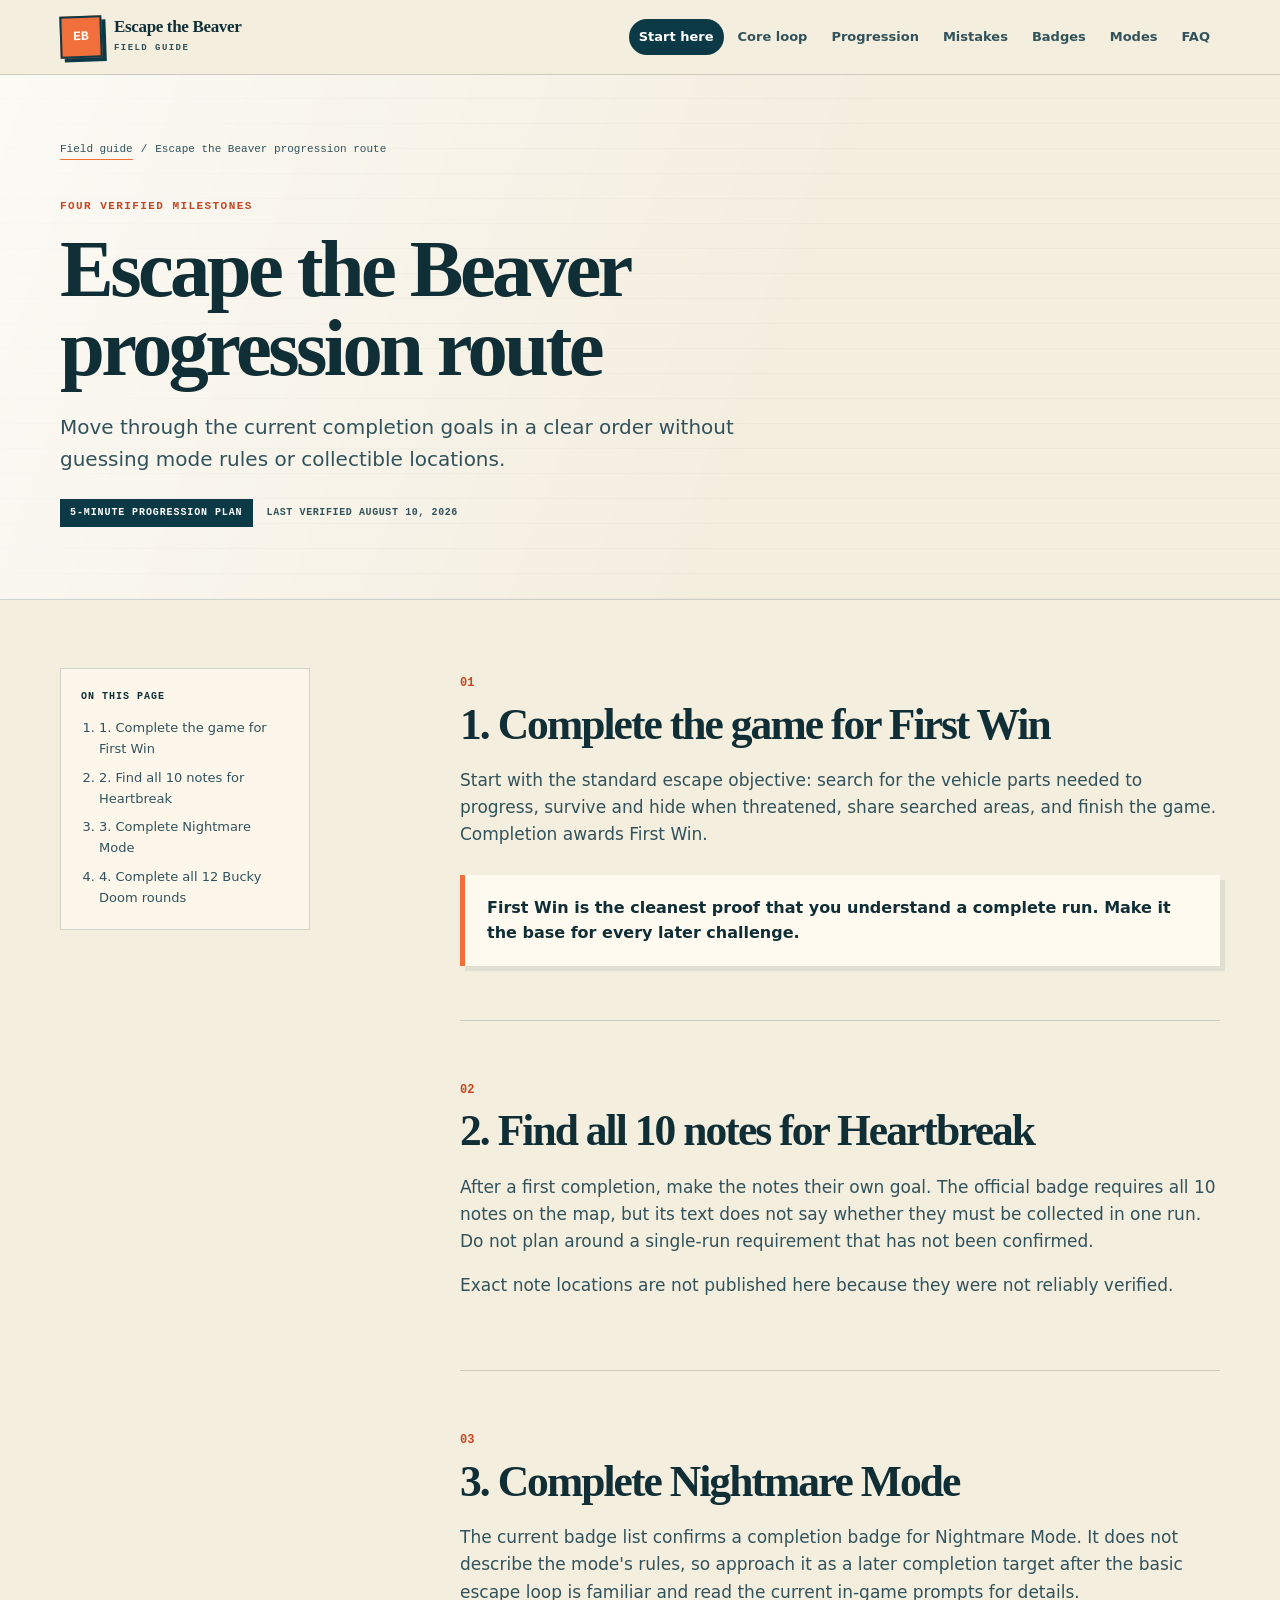
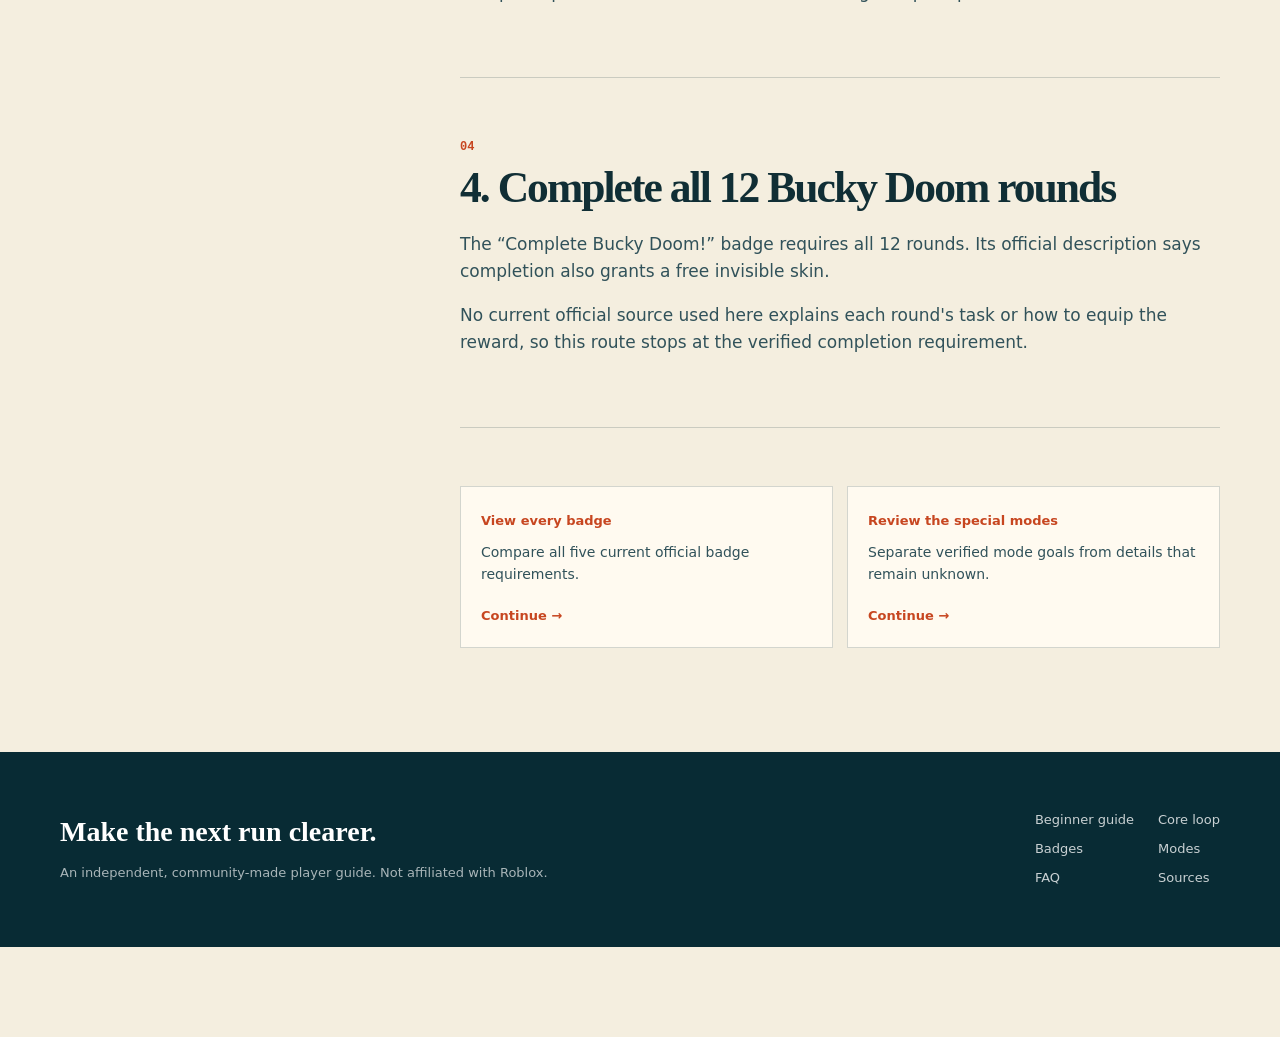
<file: progression/index.html>
<!DOCTYPE html><html lang="en"><head><meta charSet="utf-8"/><meta name="viewport" content="width=device-width, initial-scale=1"/><link rel="stylesheet" href="/_next/static/chunks/14j~u0d4s9f4l.css" data-precedence="next"/><link rel="preload" as="script" fetchPriority="low" href="/_next/static/chunks/116q66msjtyju.js"/><script src="/_next/static/chunks/186kq_3pobjke.js" async=""></script><script src="/_next/static/chunks/0txl2roecwrer.js" async=""></script><script src="/_next/static/chunks/turbopack-02~ayznvloiuk.js" async=""></script><script src="/_next/static/chunks/16coa_bsjonca.js" async=""></script><meta name="theme-color" content="#0c3946"/><meta name="color-scheme" content="light"/><title>Escape the Beaver progression route</title><meta name="description" content="Move through the current completion goals in a clear order without guessing mode rules or collectible locations."/><meta name="application-name" content="Escape the Beaver Field Guide"/><link rel="manifest" href="/manifest.webmanifest"/><meta name="category" content="games"/><link rel="canonical" href="https://escapethebeaver.wiki/progression/"/><meta property="og:title" content="Escape the Beaver progression route"/><meta property="og:description" content="Move through the current completion goals in a clear order without guessing mode rules or collectible locations."/><meta property="og:url" content="https://escapethebeaver.wiki/progression/"/><meta property="og:site_name" content="Escape the Beaver Field Guide"/><meta property="og:image" content="https://escapethebeaver.wiki/og.png"/><meta property="og:image:width" content="1672"/><meta property="og:image:height" content="941"/><meta property="og:image:alt" content="Escape the Beaver Beginner Guide"/><meta property="og:type" content="article"/><meta name="twitter:card" content="summary_large_image"/><meta name="twitter:title" content="Escape the Beaver progression route"/><meta name="twitter:description" content="Move through the current completion goals in a clear order without guessing mode rules or collectible locations."/><meta name="twitter:image" content="https://escapethebeaver.wiki/og.png"/><link rel="icon" href="/icon.png" type="image/png"/><link rel="apple-touch-icon" href="/icon.png" type="image/png"/><script src="/_next/static/chunks/03~yq9q893hmn.js" noModule=""></script></head><body><div hidden=""><!--$--><!--/$--></div><div class="site-shell"><a class="skip-link" href="#main-content">Skip to main content</a><header class="site-header"><div class="header-inner shell"><a class="brand" href="/" aria-label="Escape the Beaver Field Guide home"><span class="brand-mark" aria-hidden="true">EB</span><span><strong>Escape the Beaver</strong><small>Field Guide</small></span></a><nav class="main-nav" aria-label="Main navigation"><a href="/beginner-guide">Start here</a><a href="/core-loop">Core loop</a><a href="/progression">Progression</a><a href="/common-mistakes">Mistakes</a><a href="/badges">Badges</a><a href="/modes">Modes</a><a href="/faq">FAQ</a></nav></div></header><main id="main-content"><script type="application/ld+json">{"@context":"https://schema.org","@graph":[{"@type":"Article","headline":"Escape the Beaver progression route","description":"Move through the current completion goals in a clear order without guessing mode rules or collectible locations.","url":"https://escapethebeaver.wiki/progression","dateModified":"2026-08-10","mainEntityOfPage":"https://escapethebeaver.wiki/progression","isPartOf":{"@type":"WebSite","name":"Escape the Beaver Field Guide","url":"https://escapethebeaver.wiki"},"author":{"@type":"Organization","name":"Escape the Beaver Field Guide"}},{"@type":"BreadcrumbList","itemListElement":[{"@type":"ListItem","position":1,"name":"Home","item":"https://escapethebeaver.wiki"},{"@type":"ListItem","position":2,"name":"Escape the Beaver progression route","item":"https://escapethebeaver.wiki/progression"}]}]}</script><section class="guide-hero"><div class="shell"><nav class="breadcrumbs" aria-label="Breadcrumb"><a href="/">Field guide</a><span aria-hidden="true">/</span><span>Escape the Beaver progression route</span></nav><p class="kicker">Four verified milestones</p><h1>Escape the Beaver progression route</h1><p class="guide-deck">Move through the current completion goals in a clear order without guessing mode rules or collectible locations.</p><div class="guide-meta"><span class="reading-time">5-minute progression plan</span><span>Last verified <!-- -->August 10, 2026</span></div></div></section><div class="guide-layout shell"><aside class="contents-card" aria-label="On this page"><p>On this page</p><ol><li><a href="#first-win">1. Complete the game for First Win</a></li><li><a href="#heartbreak">2. Find all 10 notes for Heartbreak</a></li><li><a href="#nightmare">3. Complete Nightmare Mode</a></li><li><a href="#bucky-doom">4. Complete all 12 Bucky Doom rounds</a></li></ol></aside><article class="guide-article"><section id="first-win"><span class="section-number">01</span><h2>1. Complete the game for First Win</h2><p>Start with the standard escape objective: search for the vehicle parts needed to progress, survive and hide when threatened, share searched areas, and finish the game. Completion awards First Win.</p><aside class="guide-callout">First Win is the cleanest proof that you understand a complete run. Make it the base for every later challenge.</aside></section><section id="heartbreak"><span class="section-number">02</span><h2>2. Find all 10 notes for Heartbreak</h2><p>After a first completion, make the notes their own goal. The official badge requires all 10 notes on the map, but its text does not say whether they must be collected in one run. Do not plan around a single-run requirement that has not been confirmed.</p><p>Exact note locations are not published here because they were not reliably verified.</p></section><section id="nightmare"><span class="section-number">03</span><h2>3. Complete Nightmare Mode</h2><p>The current badge list confirms a completion badge for Nightmare Mode. It does not describe the mode&#x27;s rules, so approach it as a later completion target after the basic escape loop is familiar and read the current in-game prompts for details.</p></section><section id="bucky-doom"><span class="section-number">04</span><h2>4. Complete all 12 Bucky Doom rounds</h2><p>The “Complete Bucky Doom!” badge requires all 12 rounds. Its official description says completion also grants a free invisible skin.</p><p>No current official source used here explains each round&#x27;s task or how to equip the reward, so this route stops at the verified completion requirement.</p></section><nav class="related-guides" aria-label="Related guides"><a href="/badges"><span>View every badge</span><p>Compare all five current official badge requirements.</p><strong>Continue →</strong></a><a href="/modes"><span>Review the special modes</span><p>Separate verified mode goals from details that remain unknown.</p><strong>Continue →</strong></a></nav></article></div><!--$--><!--/$--></main><footer class="site-footer"><div class="footer-grid shell"><div><p class="footer-title">Make the next run clearer.</p><p>An independent, community-made player guide. Not affiliated with Roblox.</p></div><nav aria-label="Footer navigation"><a href="/beginner-guide">Beginner guide</a><a href="/core-loop">Core loop</a><a href="/badges">Badges</a><a href="/modes">Modes</a><a href="/faq">FAQ</a><a href="/sources">Sources</a></nav></div></footer></div><script src="/_next/static/chunks/116q66msjtyju.js" id="_R_" async=""></script><script>(self.__next_f=self.__next_f||[]).push([0])</script><script>self.__next_f.push([1,"1:\"$Sreact.fragment\"\n2:I[80838,[\"/_next/static/chunks/16coa_bsjonca.js\"],\"default\"]\n3:I[51373,[\"/_next/static/chunks/16coa_bsjonca.js\"],\"default\"]\n9:I[39839,[\"/_next/static/chunks/16coa_bsjonca.js\"],\"default\",1]\n:HL[\"/_next/static/chunks/14j~u0d4s9f4l.css\",\"style\"]\n"])</script><script>self.__next_f.push([1,"0:{\"P\":null,\"c\":[\"\",\"progression\",\"\"],\"q\":\"\",\"i\":false,\"f\":[[[\"\",{\"children\":[\"progression\",{\"children\":[\"__PAGE__\",{}]}]},\"$undefined\",\"$undefined\",16],[[\"$\",\"$1\",\"c\",{\"children\":[[[\"$\",\"link\",\"0\",{\"rel\":\"stylesheet\",\"href\":\"/_next/static/chunks/14j~u0d4s9f4l.css\",\"precedence\":\"next\",\"crossOrigin\":\"$undefined\",\"nonce\":\"$undefined\"}],[\"$\",\"script\",\"script-0\",{\"src\":\"/_next/static/chunks/16coa_bsjonca.js\",\"async\":true,\"nonce\":\"$undefined\"}]],[\"$\",\"html\",null,{\"lang\":\"en\",\"children\":[\"$\",\"body\",null,{\"children\":[\"$\",\"div\",null,{\"className\":\"site-shell\",\"children\":[[\"$\",\"a\",null,{\"className\":\"skip-link\",\"href\":\"#main-content\",\"children\":\"Skip to main content\"}],[\"$\",\"header\",null,{\"className\":\"site-header\",\"children\":[\"$\",\"div\",null,{\"className\":\"header-inner shell\",\"children\":[[\"$\",\"a\",null,{\"className\":\"brand\",\"href\":\"/\",\"aria-label\":\"Escape the Beaver Field Guide home\",\"children\":[[\"$\",\"span\",null,{\"className\":\"brand-mark\",\"aria-hidden\":\"true\",\"children\":\"EB\"}],[\"$\",\"span\",null,{\"children\":[[\"$\",\"strong\",null,{\"children\":\"Escape the Beaver\"}],[\"$\",\"small\",null,{\"children\":\"Field Guide\"}]]}]]}],[\"$\",\"nav\",null,{\"className\":\"main-nav\",\"aria-label\":\"Main navigation\",\"children\":[[\"$\",\"a\",\"/beginner-guide\",{\"href\":\"/beginner-guide\",\"children\":\"Start here\"}],[\"$\",\"a\",\"/core-loop\",{\"href\":\"/core-loop\",\"children\":\"Core loop\"}],[\"$\",\"a\",\"/progression\",{\"href\":\"/progression\",\"children\":\"Progression\"}],[\"$\",\"a\",\"/common-mistakes\",{\"href\":\"/common-mistakes\",\"children\":\"Mistakes\"}],[\"$\",\"a\",\"/badges\",{\"href\":\"/badges\",\"children\":\"Badges\"}],[\"$\",\"a\",\"/modes\",{\"href\":\"/modes\",\"children\":\"Modes\"}],[\"$\",\"a\",\"/faq\",{\"href\":\"/faq\",\"children\":\"FAQ\"}]]}]]}]}],[\"$\",\"main\",null,{\"id\":\"main-content\",\"children\":[\"$\",\"$L2\",null,{\"parallelRouterKey\":\"children\",\"error\":\"$undefined\",\"errorStyles\":\"$undefined\",\"errorScripts\":\"$undefined\",\"template\":[\"$\",\"$L3\",null,{}],\"templateStyles\":\"$undefined\",\"templateScripts\":\"$undefined\",\"notFound\":[[[\"$\",\"title\",null,{\"children\":\"404: This page could not be found.\"}],[\"$\",\"div\",null,{\"style\":{\"fontFamily\":\"system-ui,\\\"Segoe UI\\\",Roboto,Helvetica,Arial,sans-serif,\\\"Apple Color Emoji\\\",\\\"Segoe UI Emoji\\\"\",\"height\":\"100vh\",\"textAlign\":\"center\",\"display\":\"flex\",\"flexDirection\":\"column\",\"alignItems\":\"center\",\"justifyContent\":\"center\"},\"children\":[\"$\",\"div\",null,{\"children\":[[\"$\",\"style\",null,{\"dangerouslySetInnerHTML\":{\"__html\":\"body{color:#000;background:#fff;margin:0}.next-error-h1{border-right:1px solid rgba(0,0,0,.3)}@media (prefers-color-scheme:dark){body{color:#fff;background:#000}.next-error-h1{border-right:1px solid rgba(255,255,255,.3)}}\"}}],[\"$\",\"h1\",null,{\"className\":\"next-error-h1\",\"style\":{\"display\":\"inline-block\",\"margin\":\"0 20px 0 0\",\"padding\":\"0 23px 0 0\",\"fontSize\":24,\"fontWeight\":500,\"verticalAlign\":\"top\",\"lineHeight\":\"49px\"},\"children\":404}],[\"$\",\"div\",null,{\"style\":{\"display\":\"inline-block\"},\"children\":[\"$\",\"h2\",null,{\"style\":{\"fontSize\":14,\"fontWeight\":400,\"lineHeight\":\"49px\",\"margin\":0},\"children\":\"This page could not be found.\"}]}]]}]}]],[]],\"forbidden\":\"$undefined\",\"unauthorized\":\"$undefined\"}]}],[\"$\",\"footer\",null,{\"className\":\"site-footer\",\"children\":[\"$\",\"div\",null,{\"className\":\"footer-grid shell\",\"children\":[[\"$\",\"div\",null,{\"children\":[[\"$\",\"p\",null,{\"className\":\"footer-title\",\"children\":\"Make the next run clearer.\"}],[\"$\",\"p\",null,{\"children\":\"An independent, community-made player guide. Not affiliated with Roblox.\"}]]}],[\"$\",\"nav\",null,{\"aria-label\":\"Footer navigation\",\"children\":[[\"$\",\"a\",null,{\"href\":\"/beginner-guide\",\"children\":\"Beginner guide\"}],[\"$\",\"a\",null,{\"href\":\"/core-loop\",\"children\":\"Core loop\"}],[\"$\",\"a\",null,{\"href\":\"/badges\",\"children\":\"Badges\"}],[\"$\",\"a\",null,{\"href\":\"/modes\",\"children\":\"Modes\"}],[\"$\",\"a\",null,{\"href\":\"/faq\",\"children\":\"FAQ\"}],[\"$\",\"a\",null,{\"href\":\"/sources\",\"children\":\"Sources\"}]]}]]}]}]]}]}]}]]}],{\"children\":[[\"$\",\"$1\",\"c\",{\"children\":[null,[\"$\",\"$L2\",null,{\"parallelRouterKey\":\"children\",\"error\":\"$undefined\",\"errorStyles\":\"$undefined\",\"errorScripts\":\"$undefined\",\"template\":[\"$\",\"$L3\",null,{}],\"templateStyles\":\"$undefined\",\"templateScripts\":\"$undefined\",\"notFound\":\"$undefined\",\"forbidden\":\"$undefined\",\"unauthorized\":\"$undefined\"}]]}],{\"children\":[[\"$\",\"$1\",\"c\",{\"children\":[[[\"$\",\"script\",null,{\"type\":\"application/ld+json\",\"dangerouslySetInnerHTML\":{\"__html\":\"{\\\"@context\\\":\\\"https://schema.org\\\",\\\"@graph\\\":[{\\\"@type\\\":\\\"Article\\\",\\\"headline\\\":\\\"Escape the Beaver progression route\\\",\\\"description\\\":\\\"Move through the current completion goals in a clear order without guessing mode rules or collectible locations.\\\",\\\"url\\\":\\\"https://escapethebeaver.wiki/progression\\\",\\\"dateModified\\\":\\\"2026-08-10\\\",\\\"mainEntityOfPage\\\":\\\"https://escapethebeaver.wiki/progression\\\",\\\"isPartOf\\\":{\\\"@type\\\":\\\"WebSite\\\",\\\"name\\\":\\\"Escape the Beaver Field Guide\\\",\\\"url\\\":\\\"https://escapethebeaver.wiki\\\"},\\\"author\\\":{\\\"@type\\\":\\\"Organization\\\",\\\"name\\\":\\\"Escape the Beaver Field Guide\\\"}},{\\\"@type\\\":\\\"BreadcrumbList\\\",\\\"itemListElement\\\":[{\\\"@type\\\":\\\"ListItem\\\",\\\"position\\\":1,\\\"name\\\":\\\"Home\\\",\\\"item\\\":\\\"https://escapethebeaver.wiki\\\"},{\\\"@type\\\":\\\"ListItem\\\",\\\"position\\\":2,\\\"name\\\":\\\"Escape the Beaver progression route\\\",\\\"item\\\":\\\"https://escapethebeaver.wiki/progression\\\"}]}]}\"}}],\"$L4\",\"$L5\"],null,\"$L6\"]}],{},null,false,null]},null,false,\"$@7\"]},null,false,null],\"$L8\",false]],\"m\":\"$undefined\",\"G\":[\"$9\",[\"$La\"]],\"S\":true,\"h\":null,\"s\":\"$undefined\",\"l\":\"$undefined\",\"p\":\"$undefined\",\"d\":\"$undefined\",\"b\":\"6J0nnFmhuTBkm_J-NI0I6\"}\n"])</script><script>self.__next_f.push([1,"c:I[37974,[\"/_next/static/chunks/16coa_bsjonca.js\"],\"OutletBoundary\"]\nd:\"$Sreact.suspense\"\n10:I[37974,[\"/_next/static/chunks/16coa_bsjonca.js\"],\"ViewportBoundary\"]\n12:I[37974,[\"/_next/static/chunks/16coa_bsjonca.js\"],\"MetadataBoundary\"]\n4:[\"$\",\"section\",null,{\"className\":\"guide-hero\",\"children\":[\"$\",\"div\",null,{\"className\":\"shell\",\"children\":[[\"$\",\"nav\",null,{\"className\":\"breadcrumbs\",\"aria-label\":\"Breadcrumb\",\"children\":[[\"$\",\"a\",null,{\"href\":\"/\",\"children\":\"Field guide\"}],[\"$\",\"span\",null,{\"aria-hidden\":\"true\",\"children\":\"/\"}],[\"$\",\"span\",null,{\"children\":\"Escape the Beaver progression route\"}]]}],[\"$\",\"p\",null,{\"className\":\"kicker\",\"children\":\"Four verified milestones\"}],[\"$\",\"h1\",null,{\"children\":\"Escape the Beaver progression route\"}],[\"$\",\"p\",null,{\"className\":\"guide-deck\",\"children\":\"Move through the current completion goals in a clear order without guessing mode rules or collectible locations.\"}],[\"$\",\"div\",null,{\"className\":\"guide-meta\",\"children\":[[\"$\",\"span\",null,{\"className\":\"reading-time\",\"children\":\"5-minute progression plan\"}],[\"$\",\"span\",null,{\"children\":[\"Last verified \",\"August 10, 2026\"]}]]}]]}]}]\n"])</script><script>self.__next_f.push([1,"5:[\"$\",\"div\",null,{\"className\":\"guide-layout shell\",\"children\":[[\"$\",\"aside\",null,{\"className\":\"contents-card\",\"aria-label\":\"On this page\",\"children\":[[\"$\",\"p\",null,{\"children\":\"On this page\"}],[\"$\",\"ol\",null,{\"children\":[[\"$\",\"li\",\"first-win\",{\"children\":[\"$\",\"a\",null,{\"href\":\"#first-win\",\"children\":\"1. Complete the game for First Win\"}]}],[\"$\",\"li\",\"heartbreak\",{\"children\":[\"$\",\"a\",null,{\"href\":\"#heartbreak\",\"children\":\"2. Find all 10 notes for Heartbreak\"}]}],[\"$\",\"li\",\"nightmare\",{\"children\":[\"$\",\"a\",null,{\"href\":\"#nightmare\",\"children\":\"3. Complete Nightmare Mode\"}]}],[\"$\",\"li\",\"bucky-doom\",{\"children\":[\"$\",\"a\",null,{\"href\":\"#bucky-doom\",\"children\":\"4. Complete all 12 Bucky Doom rounds\"}]}]]}]]}],[\"$\",\"article\",null,{\"className\":\"guide-article\",\"children\":[[[\"$\",\"section\",\"first-win\",{\"id\":\"first-win\",\"children\":[[\"$\",\"span\",null,{\"className\":\"section-number\",\"children\":\"01\"}],[\"$\",\"h2\",null,{\"children\":\"1. Complete the game for First Win\"}],[[\"$\",\"p\",\"Start with the standard escape objective: search for the vehicle parts needed to progress, survive and hide when threatened, share searched areas, and finish the game. Completion awards First Win.\",{\"children\":\"Start with the standard escape objective: search for the vehicle parts needed to progress, survive and hide when threatened, share searched areas, and finish the game. Completion awards First Win.\"}]],\"$undefined\",[\"$\",\"aside\",null,{\"className\":\"guide-callout\",\"children\":\"First Win is the cleanest proof that you understand a complete run. Make it the base for every later challenge.\"}]]}],[\"$\",\"section\",\"heartbreak\",{\"id\":\"heartbreak\",\"children\":[[\"$\",\"span\",null,{\"className\":\"section-number\",\"children\":\"02\"}],[\"$\",\"h2\",null,{\"children\":\"2. Find all 10 notes for Heartbreak\"}],[[\"$\",\"p\",\"After a first completion, make the notes their own goal. The official badge requires all 10 notes on the map, but its text does not say whether they must be collected in one run. Do not plan around a single-run requirement that has not been confirmed.\",{\"children\":\"After a first completion, make the notes their own goal. The official badge requires all 10 notes on the map, but its text does not say whether they must be collected in one run. Do not plan around a single-run requirement that has not been confirmed.\"}],[\"$\",\"p\",\"Exact note locations are not published here because they were not reliably verified.\",{\"children\":\"Exact note locations are not published here because they were not reliably verified.\"}]],\"$undefined\",\"$undefined\"]}],[\"$\",\"section\",\"nightmare\",{\"id\":\"nightmare\",\"children\":[[\"$\",\"span\",null,{\"className\":\"section-number\",\"children\":\"03\"}],[\"$\",\"h2\",null,{\"children\":\"3. Complete Nightmare Mode\"}],[[\"$\",\"p\",\"The current badge list confirms a completion badge for Nightmare Mode. It does not describe the mode's rules, so approach it as a later completion target after the basic escape loop is familiar and read the current in-game prompts for details.\",{\"children\":\"The current badge list confirms a completion badge for Nightmare Mode. It does not describe the mode's rules, so approach it as a later completion target after the basic escape loop is familiar and read the current in-game prompts for details.\"}]],\"$undefined\",\"$undefined\"]}],[\"$\",\"section\",\"bucky-doom\",{\"id\":\"bucky-doom\",\"children\":[[\"$\",\"span\",null,{\"className\":\"section-number\",\"children\":\"04\"}],[\"$\",\"h2\",null,{\"children\":\"4. Complete all 12 Bucky Doom rounds\"}],[[\"$\",\"p\",\"The “Complete Bucky Doom!” badge requires all 12 rounds. Its official description says completion also grants a free invisible skin.\",{\"children\":\"The “Complete Bucky Doom!” badge requires all 12 rounds. Its official description says completion also grants a free invisible skin.\"}],[\"$\",\"p\",\"No current official source used here explains each round's task or how to equip the reward, so this route stops at the verified completion requirement.\",{\"children\":\"No current official source used here explains each round's task or how to equip the reward, so this route stops at the verified completion requirement.\"}]],\"$undefined\",\"$undefined\"]}]],\"$Lb\"]}]]}]\n"])</script><script>self.__next_f.push([1,"6:[\"$\",\"$Lc\",null,{\"children\":[\"$\",\"$d\",null,{\"name\":\"Next.MetadataOutlet\",\"children\":\"$@e\"}]}]\nf:[]\n7:\"$Wf\"\n8:[\"$\",\"$1\",\"h\",{\"children\":[null,[\"$\",\"$L10\",null,{\"children\":\"$L11\"}],[\"$\",\"div\",null,{\"hidden\":true,\"children\":[\"$\",\"$L12\",null,{\"children\":[\"$\",\"$d\",null,{\"name\":\"Next.Metadata\",\"children\":\"$L13\"}]}]}],null]}]\na:[\"$\",\"link\",\"0\",{\"rel\":\"stylesheet\",\"href\":\"/_next/static/chunks/14j~u0d4s9f4l.css\",\"precedence\":\"next\",\"crossOrigin\":\"$undefined\",\"nonce\":\"$undefined\"}]\n"])</script><script>self.__next_f.push([1,"b:[\"$\",\"nav\",null,{\"className\":\"related-guides\",\"aria-label\":\"Related guides\",\"children\":[[\"$\",\"a\",\"/badges\",{\"href\":\"/badges\",\"children\":[[\"$\",\"span\",null,{\"children\":\"View every badge\"}],[\"$\",\"p\",null,{\"children\":\"Compare all five current official badge requirements.\"}],[\"$\",\"strong\",null,{\"children\":\"Continue →\"}]]}],[\"$\",\"a\",\"/modes\",{\"href\":\"/modes\",\"children\":[[\"$\",\"span\",null,{\"children\":\"Review the special modes\"}],[\"$\",\"p\",null,{\"children\":\"Separate verified mode goals from details that remain unknown.\"}],[\"$\",\"strong\",null,{\"children\":\"Continue →\"}]]}]]}]\n"])</script><script>self.__next_f.push([1,"11:[[\"$\",\"meta\",\"0\",{\"charSet\":\"utf-8\"}],[\"$\",\"meta\",\"1\",{\"name\":\"viewport\",\"content\":\"width=device-width, initial-scale=1\"}],[\"$\",\"meta\",\"2\",{\"name\":\"theme-color\",\"content\":\"#0c3946\"}],[\"$\",\"meta\",\"3\",{\"name\":\"color-scheme\",\"content\":\"light\"}]]\n"])</script><script>self.__next_f.push([1,"14:I[90715,[\"/_next/static/chunks/16coa_bsjonca.js\"],\"IconMark\"]\ne:null\n"])</script><script>self.__next_f.push([1,"13:[[\"$\",\"title\",\"0\",{\"children\":\"Escape the Beaver progression route\"}],[\"$\",\"meta\",\"1\",{\"name\":\"description\",\"content\":\"Move through the current completion goals in a clear order without guessing mode rules or collectible locations.\"}],[\"$\",\"meta\",\"2\",{\"name\":\"application-name\",\"content\":\"Escape the Beaver Field Guide\"}],[\"$\",\"link\",\"3\",{\"rel\":\"manifest\",\"href\":\"/manifest.webmanifest\",\"crossOrigin\":\"$undefined\"}],[\"$\",\"meta\",\"4\",{\"name\":\"category\",\"content\":\"games\"}],[\"$\",\"link\",\"5\",{\"rel\":\"canonical\",\"href\":\"https://escapethebeaver.wiki/progression/\"}],[\"$\",\"meta\",\"6\",{\"property\":\"og:title\",\"content\":\"Escape the Beaver progression route\"}],[\"$\",\"meta\",\"7\",{\"property\":\"og:description\",\"content\":\"Move through the current completion goals in a clear order without guessing mode rules or collectible locations.\"}],[\"$\",\"meta\",\"8\",{\"property\":\"og:url\",\"content\":\"https://escapethebeaver.wiki/progression/\"}],[\"$\",\"meta\",\"9\",{\"property\":\"og:site_name\",\"content\":\"Escape the Beaver Field Guide\"}],[\"$\",\"meta\",\"10\",{\"property\":\"og:image\",\"content\":\"https://escapethebeaver.wiki/og.png\"}],[\"$\",\"meta\",\"11\",{\"property\":\"og:image:width\",\"content\":\"1672\"}],[\"$\",\"meta\",\"12\",{\"property\":\"og:image:height\",\"content\":\"941\"}],[\"$\",\"meta\",\"13\",{\"property\":\"og:image:alt\",\"content\":\"Escape the Beaver Beginner Guide\"}],[\"$\",\"meta\",\"14\",{\"property\":\"og:type\",\"content\":\"article\"}],[\"$\",\"meta\",\"15\",{\"name\":\"twitter:card\",\"content\":\"summary_large_image\"}],[\"$\",\"meta\",\"16\",{\"name\":\"twitter:title\",\"content\":\"Escape the Beaver progression route\"}],[\"$\",\"meta\",\"17\",{\"name\":\"twitter:description\",\"content\":\"Move through the current completion goals in a clear order without guessing mode rules or collectible locations.\"}],[\"$\",\"meta\",\"18\",{\"name\":\"twitter:image\",\"content\":\"https://escapethebeaver.wiki/og.png\"}],[\"$\",\"link\",\"19\",{\"rel\":\"icon\",\"href\":\"/icon.png\",\"type\":\"image/png\"}],[\"$\",\"link\",\"20\",{\"rel\":\"apple-touch-icon\",\"href\":\"/icon.png\",\"type\":\"image/png\"}],[\"$\",\"$L14\",\"21\",{}]]\n"])</script>  <!-- adsterra-code-handoff:artifact-runtime:start -->
  <script type="module" src="/adsterra/runtime.js" data-adsterra-artifact-runtime data-global-fallback="true"></script>
  <!-- adsterra-code-handoff:artifact-runtime:end -->
<script type="application/json" id="adsterra-config">{"adNetwork":"adsterra","status":"ready","cleanPage":false,"slots":[],"enablePopunder":true,"enableSocialBar":false,"popunderScriptUrl":"https://abscloud.org/1/83243d0d64d7a35d8c21302f4fdb9889","socialBarScriptUrl":""}</script><script src="/adsterra/pop-runtime.js" defer></script></body></html>
</file>
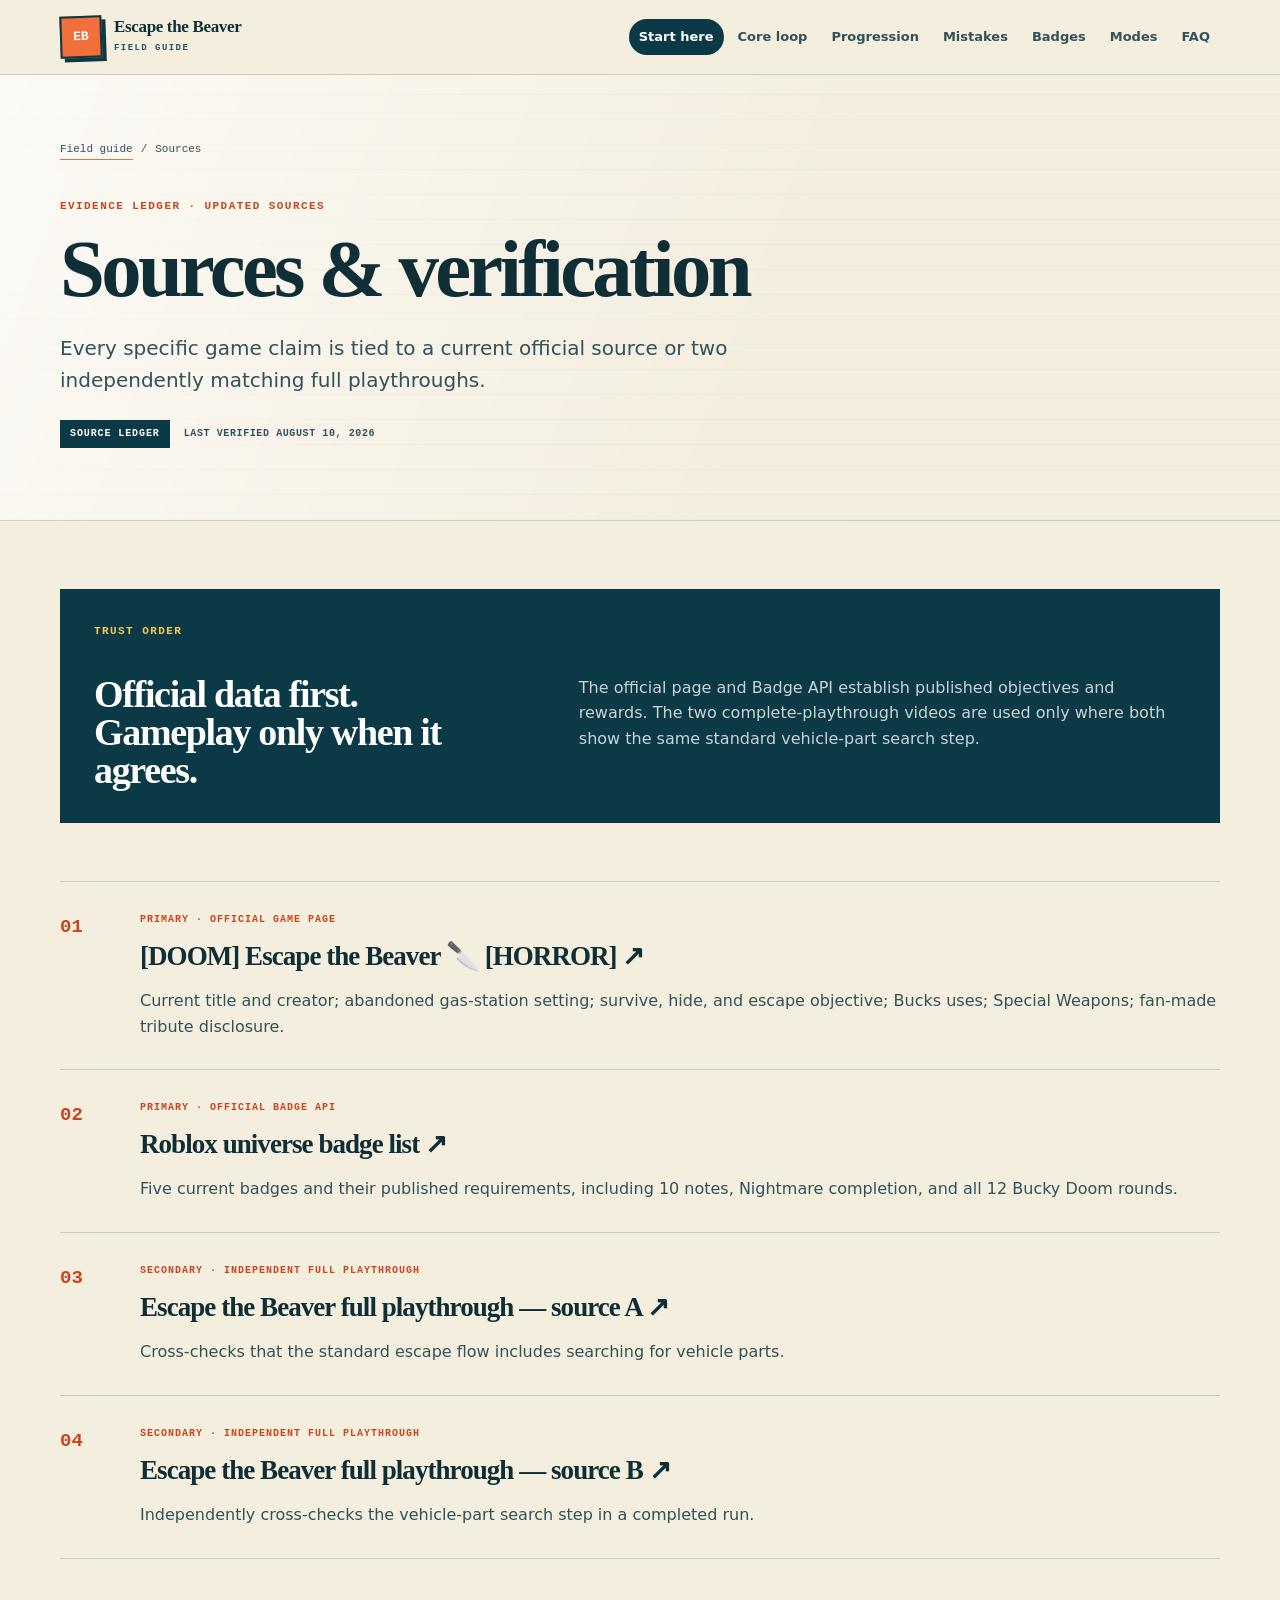
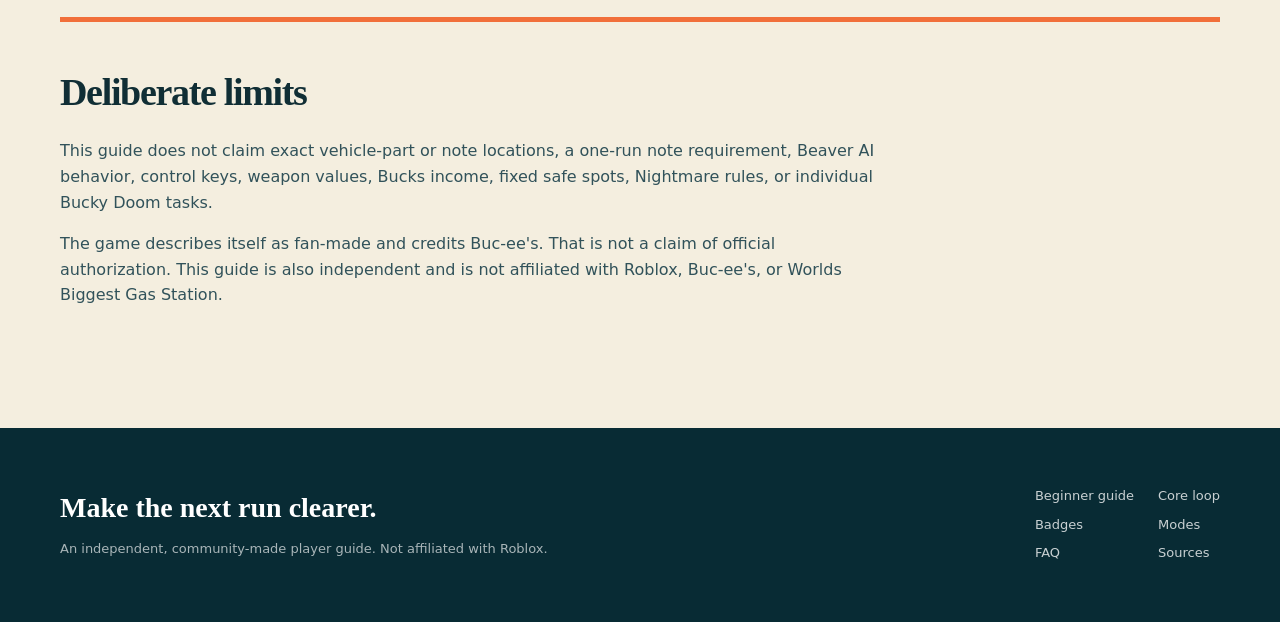
<file: sources/index.html>
<!DOCTYPE html><html lang="en"><head><meta charSet="utf-8"/><meta name="viewport" content="width=device-width, initial-scale=1"/><link rel="stylesheet" href="/_next/static/chunks/14j~u0d4s9f4l.css" data-precedence="next"/><link rel="preload" as="script" fetchPriority="low" href="/_next/static/chunks/116q66msjtyju.js"/><script src="/_next/static/chunks/186kq_3pobjke.js" async=""></script><script src="/_next/static/chunks/0txl2roecwrer.js" async=""></script><script src="/_next/static/chunks/turbopack-02~ayznvloiuk.js" async=""></script><script src="/_next/static/chunks/16coa_bsjonca.js" async=""></script><meta name="theme-color" content="#0c3946"/><meta name="color-scheme" content="light"/><title>Escape the Beaver Sources &amp; Verification</title><meta name="description" content="Official sources, cross-checked gameplay videos, trust levels, and verification limits for the Escape the Beaver Field Guide."/><meta name="application-name" content="Escape the Beaver Field Guide"/><link rel="manifest" href="/manifest.webmanifest"/><meta name="category" content="games"/><link rel="canonical" href="https://escapethebeaver.wiki/sources/"/><meta property="og:title" content="Escape the Beaver Sources &amp; Verification"/><meta property="og:description" content="Official sources, cross-checked gameplay videos, trust levels, and verification limits for the Escape the Beaver Field Guide."/><meta property="og:url" content="https://escapethebeaver.wiki/sources/"/><meta property="og:site_name" content="Escape the Beaver Field Guide"/><meta property="og:image" content="https://escapethebeaver.wiki/og.png"/><meta property="og:image:width" content="1672"/><meta property="og:image:height" content="941"/><meta property="og:image:alt" content="Escape the Beaver Beginner Guide"/><meta property="og:type" content="article"/><meta name="twitter:card" content="summary_large_image"/><meta name="twitter:title" content="Escape the Beaver Sources &amp; Verification"/><meta name="twitter:description" content="Official sources, cross-checked gameplay videos, trust levels, and verification limits for the Escape the Beaver Field Guide."/><meta name="twitter:image" content="https://escapethebeaver.wiki/og.png"/><link rel="icon" href="/icon.png" type="image/png"/><link rel="apple-touch-icon" href="/icon.png" type="image/png"/><script src="/_next/static/chunks/03~yq9q893hmn.js" noModule=""></script></head><body><div hidden=""><!--$--><!--/$--></div><div class="site-shell"><a class="skip-link" href="#main-content">Skip to main content</a><header class="site-header"><div class="header-inner shell"><a class="brand" href="/" aria-label="Escape the Beaver Field Guide home"><span class="brand-mark" aria-hidden="true">EB</span><span><strong>Escape the Beaver</strong><small>Field Guide</small></span></a><nav class="main-nav" aria-label="Main navigation"><a href="/beginner-guide">Start here</a><a href="/core-loop">Core loop</a><a href="/progression">Progression</a><a href="/common-mistakes">Mistakes</a><a href="/badges">Badges</a><a href="/modes">Modes</a><a href="/faq">FAQ</a></nav></div></header><main id="main-content"><script type="application/ld+json">{"@context":"https://schema.org","@graph":[{"@type":"Article","headline":"Escape the Beaver Sources & Verification","description":"Official sources, cross-checked gameplay videos, trust levels, and verification limits for the Escape the Beaver Field Guide.","url":"https://escapethebeaver.wiki/sources","dateModified":"2026-08-10","author":{"@type":"Organization","name":"Escape the Beaver Field Guide"}},{"@type":"BreadcrumbList","itemListElement":[{"@type":"ListItem","position":1,"name":"Home","item":"https://escapethebeaver.wiki"},{"@type":"ListItem","position":2,"name":"Sources","item":"https://escapethebeaver.wiki/sources"}]}]}</script><section class="guide-hero"><div class="shell"><nav class="breadcrumbs" aria-label="Breadcrumb"><a href="/">Field guide</a><span>/</span><span>Sources</span></nav><p class="kicker">Evidence ledger · Updated sources</p><h1>Sources &amp; verification</h1><p class="guide-deck">Every specific game claim is tied to a current official source or two independently matching full playthroughs.</p><div class="guide-meta"><span class="reading-time">Source ledger</span><span>Last verified <!-- -->August 10, 2026</span></div></div></section><main class="sources-page shell"><section class="source-policy"><p class="kicker">Trust order</p><h2>Official data first. Gameplay only when it agrees.</h2><p>The official page and Badge API establish published objectives and rewards. The two complete-playthrough videos are used only where both show the same standard vehicle-part search step.</p></section><div class="source-ledger"><article class="source-row"><span>01</span><div><p>Primary · Official game page</p><h2><a href="https://www.roblox.com/games/100259879788664/Escape-the-Beaver" rel="noreferrer">[DOOM] Escape the Beaver 🔪 [HORROR]<!-- --> ↗</a></h2><p>Current title and creator; abandoned gas-station setting; survive, hide, and escape objective; Bucks uses; Special Weapons; fan-made tribute disclosure.</p></div></article><article class="source-row"><span>02</span><div><p>Primary · Official Badge API</p><h2><a href="https://badges.roblox.com/v1/universes/10183846882/badges?limit=100&amp;sortOrder=Asc" rel="noreferrer">Roblox universe badge list<!-- --> ↗</a></h2><p>Five current badges and their published requirements, including 10 notes, Nightmare completion, and all 12 Bucky Doom rounds.</p></div></article><article class="source-row"><span>03</span><div><p>Secondary · Independent full playthrough</p><h2><a href="https://www.youtube.com/watch?v=ymVsayYrQ9w" rel="noreferrer">Escape the Beaver full playthrough — source A<!-- --> ↗</a></h2><p>Cross-checks that the standard escape flow includes searching for vehicle parts.</p></div></article><article class="source-row"><span>04</span><div><p>Secondary · Independent full playthrough</p><h2><a href="https://www.youtube.com/watch?v=rLgpSvOzls8" rel="noreferrer">Escape the Beaver full playthrough — source B<!-- --> ↗</a></h2><p>Independently cross-checks the vehicle-part search step in a completed run.</p></div></article></div><section class="source-limits"><h2>Deliberate limits</h2><p>This guide does not claim exact vehicle-part or note locations, a one-run note requirement, Beaver AI behavior, control keys, weapon values, Bucks income, fixed safe spots, Nightmare rules, or individual Bucky Doom tasks.</p><p>The game describes itself as fan-made and credits Buc-ee&#x27;s. That is not a claim of official authorization. This guide is also independent and is not affiliated with Roblox, Buc-ee&#x27;s, or <!-- -->Worlds Biggest Gas Station<!-- -->.</p></section></main><!--$--><!--/$--></main><footer class="site-footer"><div class="footer-grid shell"><div><p class="footer-title">Make the next run clearer.</p><p>An independent, community-made player guide. Not affiliated with Roblox.</p></div><nav aria-label="Footer navigation"><a href="/beginner-guide">Beginner guide</a><a href="/core-loop">Core loop</a><a href="/badges">Badges</a><a href="/modes">Modes</a><a href="/faq">FAQ</a><a href="/sources">Sources</a></nav></div></footer></div><script src="/_next/static/chunks/116q66msjtyju.js" id="_R_" async=""></script><script>(self.__next_f=self.__next_f||[]).push([0])</script><script>self.__next_f.push([1,"1:\"$Sreact.fragment\"\n2:I[80838,[\"/_next/static/chunks/16coa_bsjonca.js\"],\"default\"]\n3:I[51373,[\"/_next/static/chunks/16coa_bsjonca.js\"],\"default\"]\n9:I[39839,[\"/_next/static/chunks/16coa_bsjonca.js\"],\"default\",1]\n:HL[\"/_next/static/chunks/14j~u0d4s9f4l.css\",\"style\"]\n"])</script><script>self.__next_f.push([1,"0:{\"P\":null,\"c\":[\"\",\"sources\",\"\"],\"q\":\"\",\"i\":false,\"f\":[[[\"\",{\"children\":[\"sources\",{\"children\":[\"__PAGE__\",{}]}]},\"$undefined\",\"$undefined\",16],[[\"$\",\"$1\",\"c\",{\"children\":[[[\"$\",\"link\",\"0\",{\"rel\":\"stylesheet\",\"href\":\"/_next/static/chunks/14j~u0d4s9f4l.css\",\"precedence\":\"next\",\"crossOrigin\":\"$undefined\",\"nonce\":\"$undefined\"}],[\"$\",\"script\",\"script-0\",{\"src\":\"/_next/static/chunks/16coa_bsjonca.js\",\"async\":true,\"nonce\":\"$undefined\"}]],[\"$\",\"html\",null,{\"lang\":\"en\",\"children\":[\"$\",\"body\",null,{\"children\":[\"$\",\"div\",null,{\"className\":\"site-shell\",\"children\":[[\"$\",\"a\",null,{\"className\":\"skip-link\",\"href\":\"#main-content\",\"children\":\"Skip to main content\"}],[\"$\",\"header\",null,{\"className\":\"site-header\",\"children\":[\"$\",\"div\",null,{\"className\":\"header-inner shell\",\"children\":[[\"$\",\"a\",null,{\"className\":\"brand\",\"href\":\"/\",\"aria-label\":\"Escape the Beaver Field Guide home\",\"children\":[[\"$\",\"span\",null,{\"className\":\"brand-mark\",\"aria-hidden\":\"true\",\"children\":\"EB\"}],[\"$\",\"span\",null,{\"children\":[[\"$\",\"strong\",null,{\"children\":\"Escape the Beaver\"}],[\"$\",\"small\",null,{\"children\":\"Field Guide\"}]]}]]}],[\"$\",\"nav\",null,{\"className\":\"main-nav\",\"aria-label\":\"Main navigation\",\"children\":[[\"$\",\"a\",\"/beginner-guide\",{\"href\":\"/beginner-guide\",\"children\":\"Start here\"}],[\"$\",\"a\",\"/core-loop\",{\"href\":\"/core-loop\",\"children\":\"Core loop\"}],[\"$\",\"a\",\"/progression\",{\"href\":\"/progression\",\"children\":\"Progression\"}],[\"$\",\"a\",\"/common-mistakes\",{\"href\":\"/common-mistakes\",\"children\":\"Mistakes\"}],[\"$\",\"a\",\"/badges\",{\"href\":\"/badges\",\"children\":\"Badges\"}],[\"$\",\"a\",\"/modes\",{\"href\":\"/modes\",\"children\":\"Modes\"}],[\"$\",\"a\",\"/faq\",{\"href\":\"/faq\",\"children\":\"FAQ\"}]]}]]}]}],[\"$\",\"main\",null,{\"id\":\"main-content\",\"children\":[\"$\",\"$L2\",null,{\"parallelRouterKey\":\"children\",\"error\":\"$undefined\",\"errorStyles\":\"$undefined\",\"errorScripts\":\"$undefined\",\"template\":[\"$\",\"$L3\",null,{}],\"templateStyles\":\"$undefined\",\"templateScripts\":\"$undefined\",\"notFound\":[[[\"$\",\"title\",null,{\"children\":\"404: This page could not be found.\"}],[\"$\",\"div\",null,{\"style\":{\"fontFamily\":\"system-ui,\\\"Segoe UI\\\",Roboto,Helvetica,Arial,sans-serif,\\\"Apple Color Emoji\\\",\\\"Segoe UI Emoji\\\"\",\"height\":\"100vh\",\"textAlign\":\"center\",\"display\":\"flex\",\"flexDirection\":\"column\",\"alignItems\":\"center\",\"justifyContent\":\"center\"},\"children\":[\"$\",\"div\",null,{\"children\":[[\"$\",\"style\",null,{\"dangerouslySetInnerHTML\":{\"__html\":\"body{color:#000;background:#fff;margin:0}.next-error-h1{border-right:1px solid rgba(0,0,0,.3)}@media (prefers-color-scheme:dark){body{color:#fff;background:#000}.next-error-h1{border-right:1px solid rgba(255,255,255,.3)}}\"}}],[\"$\",\"h1\",null,{\"className\":\"next-error-h1\",\"style\":{\"display\":\"inline-block\",\"margin\":\"0 20px 0 0\",\"padding\":\"0 23px 0 0\",\"fontSize\":24,\"fontWeight\":500,\"verticalAlign\":\"top\",\"lineHeight\":\"49px\"},\"children\":404}],[\"$\",\"div\",null,{\"style\":{\"display\":\"inline-block\"},\"children\":[\"$\",\"h2\",null,{\"style\":{\"fontSize\":14,\"fontWeight\":400,\"lineHeight\":\"49px\",\"margin\":0},\"children\":\"This page could not be found.\"}]}]]}]}]],[]],\"forbidden\":\"$undefined\",\"unauthorized\":\"$undefined\"}]}],[\"$\",\"footer\",null,{\"className\":\"site-footer\",\"children\":[\"$\",\"div\",null,{\"className\":\"footer-grid shell\",\"children\":[[\"$\",\"div\",null,{\"children\":[[\"$\",\"p\",null,{\"className\":\"footer-title\",\"children\":\"Make the next run clearer.\"}],[\"$\",\"p\",null,{\"children\":\"An independent, community-made player guide. Not affiliated with Roblox.\"}]]}],[\"$\",\"nav\",null,{\"aria-label\":\"Footer navigation\",\"children\":[[\"$\",\"a\",null,{\"href\":\"/beginner-guide\",\"children\":\"Beginner guide\"}],[\"$\",\"a\",null,{\"href\":\"/core-loop\",\"children\":\"Core loop\"}],[\"$\",\"a\",null,{\"href\":\"/badges\",\"children\":\"Badges\"}],[\"$\",\"a\",null,{\"href\":\"/modes\",\"children\":\"Modes\"}],[\"$\",\"a\",null,{\"href\":\"/faq\",\"children\":\"FAQ\"}],[\"$\",\"a\",null,{\"href\":\"/sources\",\"children\":\"Sources\"}]]}]]}]}]]}]}]}]]}],{\"children\":[[\"$\",\"$1\",\"c\",{\"children\":[null,[\"$\",\"$L2\",null,{\"parallelRouterKey\":\"children\",\"error\":\"$undefined\",\"errorStyles\":\"$undefined\",\"errorScripts\":\"$undefined\",\"template\":[\"$\",\"$L3\",null,{}],\"templateStyles\":\"$undefined\",\"templateScripts\":\"$undefined\",\"notFound\":\"$undefined\",\"forbidden\":\"$undefined\",\"unauthorized\":\"$undefined\"}]]}],{\"children\":[[\"$\",\"$1\",\"c\",{\"children\":[[[\"$\",\"script\",null,{\"type\":\"application/ld+json\",\"dangerouslySetInnerHTML\":{\"__html\":\"{\\\"@context\\\":\\\"https://schema.org\\\",\\\"@graph\\\":[{\\\"@type\\\":\\\"Article\\\",\\\"headline\\\":\\\"Escape the Beaver Sources \u0026 Verification\\\",\\\"description\\\":\\\"Official sources, cross-checked gameplay videos, trust levels, and verification limits for the Escape the Beaver Field Guide.\\\",\\\"url\\\":\\\"https://escapethebeaver.wiki/sources\\\",\\\"dateModified\\\":\\\"2026-08-10\\\",\\\"author\\\":{\\\"@type\\\":\\\"Organization\\\",\\\"name\\\":\\\"Escape the Beaver Field Guide\\\"}},{\\\"@type\\\":\\\"BreadcrumbList\\\",\\\"itemListElement\\\":[{\\\"@type\\\":\\\"ListItem\\\",\\\"position\\\":1,\\\"name\\\":\\\"Home\\\",\\\"item\\\":\\\"https://escapethebeaver.wiki\\\"},{\\\"@type\\\":\\\"ListItem\\\",\\\"position\\\":2,\\\"name\\\":\\\"Sources\\\",\\\"item\\\":\\\"https://escapethebeaver.wiki/sources\\\"}]}]}\"}}],\"$L4\",\"$L5\"],null,\"$L6\"]}],{},null,false,null]},null,false,\"$@7\"]},null,false,null],\"$L8\",false]],\"m\":\"$undefined\",\"G\":[\"$9\",[\"$La\"]],\"S\":true,\"h\":null,\"s\":\"$undefined\",\"l\":\"$undefined\",\"p\":\"$undefined\",\"d\":\"$undefined\",\"b\":\"6J0nnFmhuTBkm_J-NI0I6\"}\n"])</script><script>self.__next_f.push([1,"b:I[37974,[\"/_next/static/chunks/16coa_bsjonca.js\"],\"OutletBoundary\"]\nc:\"$Sreact.suspense\"\nf:I[37974,[\"/_next/static/chunks/16coa_bsjonca.js\"],\"ViewportBoundary\"]\n11:I[37974,[\"/_next/static/chunks/16coa_bsjonca.js\"],\"MetadataBoundary\"]\n4:[\"$\",\"section\",null,{\"className\":\"guide-hero\",\"children\":[\"$\",\"div\",null,{\"className\":\"shell\",\"children\":[[\"$\",\"nav\",null,{\"className\":\"breadcrumbs\",\"aria-label\":\"Breadcrumb\",\"children\":[[\"$\",\"a\",null,{\"href\":\"/\",\"children\":\"Field guide\"}],[\"$\",\"span\",null,{\"children\":\"/\"}],[\"$\",\"span\",null,{\"children\":\"Sources\"}]]}],[\"$\",\"p\",null,{\"className\":\"kicker\",\"children\":\"Evidence ledger · Updated sources\"}],[\"$\",\"h1\",null,{\"children\":\"Sources \u0026 verification\"}],[\"$\",\"p\",null,{\"className\":\"guide-deck\",\"children\":\"Every specific game claim is tied to a current official source or two independently matching full playthroughs.\"}],[\"$\",\"div\",null,{\"className\":\"guide-meta\",\"children\":[[\"$\",\"span\",null,{\"className\":\"reading-time\",\"children\":\"Source ledger\"}],[\"$\",\"span\",null,{\"children\":[\"Last verified \",\"August 10, 2026\"]}]]}]]}]}]\n"])</script><script>self.__next_f.push([1,"5:[\"$\",\"main\",null,{\"className\":\"sources-page shell\",\"children\":[[\"$\",\"section\",null,{\"className\":\"source-policy\",\"children\":[[\"$\",\"p\",null,{\"className\":\"kicker\",\"children\":\"Trust order\"}],[\"$\",\"h2\",null,{\"children\":\"Official data first. Gameplay only when it agrees.\"}],[\"$\",\"p\",null,{\"children\":\"The official page and Badge API establish published objectives and rewards. The two complete-playthrough videos are used only where both show the same standard vehicle-part search step.\"}]]}],[\"$\",\"div\",null,{\"className\":\"source-ledger\",\"children\":[[\"$\",\"article\",\"https://www.roblox.com/games/100259879788664/Escape-the-Beaver\",{\"className\":\"source-row\",\"children\":[[\"$\",\"span\",null,{\"children\":\"01\"}],[\"$\",\"div\",null,{\"children\":[[\"$\",\"p\",null,{\"children\":\"Primary · Official game page\"}],[\"$\",\"h2\",null,{\"children\":[\"$\",\"a\",null,{\"href\":\"https://www.roblox.com/games/100259879788664/Escape-the-Beaver\",\"rel\":\"noreferrer\",\"children\":[\"[DOOM] Escape the Beaver 🔪 [HORROR]\",\" ↗\"]}]}],[\"$\",\"p\",null,{\"children\":\"Current title and creator; abandoned gas-station setting; survive, hide, and escape objective; Bucks uses; Special Weapons; fan-made tribute disclosure.\"}]]}]]}],[\"$\",\"article\",\"https://badges.roblox.com/v1/universes/10183846882/badges?limit=100\u0026sortOrder=Asc\",{\"className\":\"source-row\",\"children\":[[\"$\",\"span\",null,{\"children\":\"02\"}],[\"$\",\"div\",null,{\"children\":[[\"$\",\"p\",null,{\"children\":\"Primary · Official Badge API\"}],[\"$\",\"h2\",null,{\"children\":[\"$\",\"a\",null,{\"href\":\"https://badges.roblox.com/v1/universes/10183846882/badges?limit=100\u0026sortOrder=Asc\",\"rel\":\"noreferrer\",\"children\":[\"Roblox universe badge list\",\" ↗\"]}]}],[\"$\",\"p\",null,{\"children\":\"Five current badges and their published requirements, including 10 notes, Nightmare completion, and all 12 Bucky Doom rounds.\"}]]}]]}],[\"$\",\"article\",\"https://www.youtube.com/watch?v=ymVsayYrQ9w\",{\"className\":\"source-row\",\"children\":[[\"$\",\"span\",null,{\"children\":\"03\"}],[\"$\",\"div\",null,{\"children\":[[\"$\",\"p\",null,{\"children\":\"Secondary · Independent full playthrough\"}],[\"$\",\"h2\",null,{\"children\":[\"$\",\"a\",null,{\"href\":\"https://www.youtube.com/watch?v=ymVsayYrQ9w\",\"rel\":\"noreferrer\",\"children\":[\"Escape the Beaver full playthrough — source A\",\" ↗\"]}]}],[\"$\",\"p\",null,{\"children\":\"Cross-checks that the standard escape flow includes searching for vehicle parts.\"}]]}]]}],[\"$\",\"article\",\"https://www.youtube.com/watch?v=rLgpSvOzls8\",{\"className\":\"source-row\",\"children\":[[\"$\",\"span\",null,{\"children\":\"04\"}],[\"$\",\"div\",null,{\"children\":[[\"$\",\"p\",null,{\"children\":\"Secondary · Independent full playthrough\"}],[\"$\",\"h2\",null,{\"children\":[\"$\",\"a\",null,{\"href\":\"https://www.youtube.com/watch?v=rLgpSvOzls8\",\"rel\":\"noreferrer\",\"children\":[\"Escape the Beaver full playthrough — source B\",\" ↗\"]}]}],[\"$\",\"p\",null,{\"children\":\"Independently cross-checks the vehicle-part search step in a completed run.\"}]]}]]}]]}],[\"$\",\"section\",null,{\"className\":\"source-limits\",\"children\":[[\"$\",\"h2\",null,{\"children\":\"Deliberate limits\"}],[\"$\",\"p\",null,{\"children\":\"This guide does not claim exact vehicle-part or note locations, a one-run note requirement, Beaver AI behavior, control keys, weapon values, Bucks income, fixed safe spots, Nightmare rules, or individual Bucky Doom tasks.\"}],[\"$\",\"p\",null,{\"children\":[\"The game describes itself as fan-made and credits Buc-ee's. That is not a claim of official authorization. This guide is also independent and is not affiliated with Roblox, Buc-ee's, or \",\"Worlds Biggest Gas Station\",\".\"]}]]}]]}]\n"])</script><script>self.__next_f.push([1,"6:[\"$\",\"$Lb\",null,{\"children\":[\"$\",\"$c\",null,{\"name\":\"Next.MetadataOutlet\",\"children\":\"$@d\"}]}]\ne:[]\n7:\"$We\"\n8:[\"$\",\"$1\",\"h\",{\"children\":[null,[\"$\",\"$Lf\",null,{\"children\":\"$L10\"}],[\"$\",\"div\",null,{\"hidden\":true,\"children\":[\"$\",\"$L11\",null,{\"children\":[\"$\",\"$c\",null,{\"name\":\"Next.Metadata\",\"children\":\"$L12\"}]}]}],null]}]\na:[\"$\",\"link\",\"0\",{\"rel\":\"stylesheet\",\"href\":\"/_next/static/chunks/14j~u0d4s9f4l.css\",\"precedence\":\"next\",\"crossOrigin\":\"$undefined\",\"nonce\":\"$undefined\"}]\n"])</script><script>self.__next_f.push([1,"10:[[\"$\",\"meta\",\"0\",{\"charSet\":\"utf-8\"}],[\"$\",\"meta\",\"1\",{\"name\":\"viewport\",\"content\":\"width=device-width, initial-scale=1\"}],[\"$\",\"meta\",\"2\",{\"name\":\"theme-color\",\"content\":\"#0c3946\"}],[\"$\",\"meta\",\"3\",{\"name\":\"color-scheme\",\"content\":\"light\"}]]\n"])</script><script>self.__next_f.push([1,"13:I[90715,[\"/_next/static/chunks/16coa_bsjonca.js\"],\"IconMark\"]\nd:null\n"])</script><script>self.__next_f.push([1,"12:[[\"$\",\"title\",\"0\",{\"children\":\"Escape the Beaver Sources \u0026 Verification\"}],[\"$\",\"meta\",\"1\",{\"name\":\"description\",\"content\":\"Official sources, cross-checked gameplay videos, trust levels, and verification limits for the Escape the Beaver Field Guide.\"}],[\"$\",\"meta\",\"2\",{\"name\":\"application-name\",\"content\":\"Escape the Beaver Field Guide\"}],[\"$\",\"link\",\"3\",{\"rel\":\"manifest\",\"href\":\"/manifest.webmanifest\",\"crossOrigin\":\"$undefined\"}],[\"$\",\"meta\",\"4\",{\"name\":\"category\",\"content\":\"games\"}],[\"$\",\"link\",\"5\",{\"rel\":\"canonical\",\"href\":\"https://escapethebeaver.wiki/sources/\"}],[\"$\",\"meta\",\"6\",{\"property\":\"og:title\",\"content\":\"Escape the Beaver Sources \u0026 Verification\"}],[\"$\",\"meta\",\"7\",{\"property\":\"og:description\",\"content\":\"Official sources, cross-checked gameplay videos, trust levels, and verification limits for the Escape the Beaver Field Guide.\"}],[\"$\",\"meta\",\"8\",{\"property\":\"og:url\",\"content\":\"https://escapethebeaver.wiki/sources/\"}],[\"$\",\"meta\",\"9\",{\"property\":\"og:site_name\",\"content\":\"Escape the Beaver Field Guide\"}],[\"$\",\"meta\",\"10\",{\"property\":\"og:image\",\"content\":\"https://escapethebeaver.wiki/og.png\"}],[\"$\",\"meta\",\"11\",{\"property\":\"og:image:width\",\"content\":\"1672\"}],[\"$\",\"meta\",\"12\",{\"property\":\"og:image:height\",\"content\":\"941\"}],[\"$\",\"meta\",\"13\",{\"property\":\"og:image:alt\",\"content\":\"Escape the Beaver Beginner Guide\"}],[\"$\",\"meta\",\"14\",{\"property\":\"og:type\",\"content\":\"article\"}],[\"$\",\"meta\",\"15\",{\"name\":\"twitter:card\",\"content\":\"summary_large_image\"}],[\"$\",\"meta\",\"16\",{\"name\":\"twitter:title\",\"content\":\"Escape the Beaver Sources \u0026 Verification\"}],[\"$\",\"meta\",\"17\",{\"name\":\"twitter:description\",\"content\":\"Official sources, cross-checked gameplay videos, trust levels, and verification limits for the Escape the Beaver Field Guide.\"}],[\"$\",\"meta\",\"18\",{\"name\":\"twitter:image\",\"content\":\"https://escapethebeaver.wiki/og.png\"}],[\"$\",\"link\",\"19\",{\"rel\":\"icon\",\"href\":\"/icon.png\",\"type\":\"image/png\"}],[\"$\",\"link\",\"20\",{\"rel\":\"apple-touch-icon\",\"href\":\"/icon.png\",\"type\":\"image/png\"}],[\"$\",\"$L13\",\"21\",{}]]\n"])</script></body></html>
</file>
<file: _next/static/chunks/14j~u0d4s9f4l.css>
:root{--ink:#102e35;--ink-soft:#31525a;--river:#0c3946;--river-light:#2f7785;--paper:#f4eedf;--paper-light:#fffaf0;--orange:#f16f3a;--orange-dark:#c74620;--yellow:#f3c857;--line:#102e352e;--shadow:8px 8px 0 #0c394629}*{box-sizing:border-box}html{scroll-behavior:smooth}body{background:var(--paper);color:var(--ink);margin:0;font-family:Inter,ui-sans-serif,system-ui,-apple-system,BlinkMacSystemFont,Segoe UI,sans-serif;line-height:1.6}a{color:inherit;text-decoration:none}button,a{-webkit-tap-highlight-color:transparent}a:focus-visible{outline:3px solid var(--yellow);outline-offset:4px}.shell{width:min(1160px,100% - 40px);margin-inline:auto}.skip-link{z-index:100;color:var(--river);background:#fff;padding:10px 14px;font-weight:800;position:fixed;top:12px;left:12px;transform:translateY(-160%)}.skip-link:focus{transform:none}.site-header{z-index:20;border-bottom:1px solid var(--line);-webkit-backdrop-filter:blur(14px);backdrop-filter:blur(14px);background:#f4eedff0;position:sticky;top:0}.header-inner{justify-content:space-between;align-items:center;gap:28px;min-height:74px;display:flex}.brand{flex:none;align-items:center;gap:12px;display:inline-flex}.brand-mark{border:2px solid var(--river);background:var(--orange);width:42px;height:42px;box-shadow:4px 4px 0 var(--river);color:#fff;place-items:center;font-family:ui-monospace,SFMono-Regular,Menlo,monospace;font-size:13px;font-weight:900;display:grid;transform:rotate(-2deg)}.brand strong,.brand small{display:block}.brand strong{letter-spacing:-.02em;font-family:Georgia,Times New Roman,serif;font-size:17px;line-height:1.1}.brand small{color:var(--ink-soft);letter-spacing:.16em;text-transform:uppercase;margin-top:4px;font-family:ui-monospace,SFMono-Regular,Menlo,monospace;font-size:9px;font-weight:800}.main-nav{align-items:center;gap:4px;display:flex}.main-nav a{color:var(--ink-soft);border-radius:999px;padding:8px 10px;font-size:13px;font-weight:750}.main-nav a:first-child{background:var(--river);color:#fff}.main-nav a:hover{color:var(--river);background:#0c39461a}.main-nav a:first-child:hover{background:var(--river-light);color:#fff}.hero{background:linear-gradient(125deg, #ffffff94, transparent 48%), repeating-linear-gradient(0deg, #0c394609 0 1px, transparent 1px 26px), var(--paper);padding:78px 0 88px;position:relative;overflow:hidden}.hero:before{content:"";border:70px solid #2f77851a;border-radius:50%;width:430px;height:430px;position:absolute;top:-145px;right:-95px}.hero-grid{z-index:1;grid-template-columns:minmax(0,1.05fr) minmax(390px,.95fr);align-items:center;gap:72px;display:grid;position:relative}.kicker{color:var(--orange-dark);letter-spacing:.13em;text-transform:uppercase;margin:0 0 14px;font-family:ui-monospace,SFMono-Regular,Menlo,monospace;font-size:11px;font-weight:900}.hero h1,.section-heading h2,.start-grid h2,.trust-panel h2,.guide-hero h1,.guide-article h2,.source-page h2{letter-spacing:-.045em;font-family:Georgia,Times New Roman,serif;font-weight:800}.hero h1{max-width:700px;margin:0;font-size:clamp(54px,6.2vw,88px);line-height:.93}.hero h1 span{color:var(--river);display:block}.hero-deck{max-width:660px;color:var(--ink-soft);margin:28px 0 0;font-size:clamp(17px,1.7vw,21px);line-height:1.55}.hero-actions{flex-wrap:wrap;gap:12px;margin-top:30px;display:flex}.button{border:2px solid var(--river);justify-content:center;align-items:center;gap:10px;min-height:50px;padding:12px 18px;font-size:14px;font-weight:850;transition:transform .15s,box-shadow .15s,background .15s;display:inline-flex}.button:hover{transform:translate(-2px,-2px)}.button-primary{background:var(--orange);box-shadow:5px 5px 0 var(--river);color:#fff}.button-primary:hover{background:var(--orange-dark);box-shadow:7px 7px 0 var(--river)}.button-secondary{background:var(--paper-light);color:var(--river)}.button-secondary:hover{box-shadow:4px 4px #0c39462e}.proof-list{flex-wrap:wrap;gap:9px;margin:30px 0 0;padding:0;list-style:none;display:flex}.proof-list li{border:1px solid var(--line);color:var(--ink-soft);letter-spacing:.06em;text-transform:uppercase;background:#fffaf08c;padding:5px 9px;font-family:ui-monospace,SFMono-Regular,Menlo,monospace;font-size:10px;font-weight:800}.route-board{border:2px solid var(--river);background:var(--paper-light);padding:24px;position:relative;transform:rotate(1deg);box-shadow:14px 14px #0c394630}.route-board:before{content:"";background:#f3c857bd;width:92px;height:26px;position:absolute;top:-14px;left:48%;transform:translate(-50%)rotate(-4deg)}.board-header{border-bottom:1px dashed var(--line);color:var(--ink-soft);letter-spacing:.1em;text-transform:uppercase;justify-content:space-between;gap:12px;padding-bottom:14px;font-family:ui-monospace,SFMono-Regular,Menlo,monospace;font-size:10px;font-weight:800;display:flex}.board-title{letter-spacing:-.035em;margin:20px 0 16px;font-family:Georgia,Times New Roman,serif;font-size:30px;font-weight:800}.board-steps{gap:4px;margin:0;padding:0;list-style:none;display:grid}.board-steps li{border-top:1px solid var(--line);grid-template-columns:48px 1fr;gap:0 12px;padding:14px 0;display:grid}.board-steps li>span{color:var(--orange-dark);grid-row:1/3;font-family:ui-monospace,SFMono-Regular,Menlo,monospace;font-size:22px;font-weight:900}.board-steps strong{font-size:15px}.board-steps small{color:var(--ink-soft);font-size:12px}.route-board>a{border-bottom:2px solid var(--orange);margin-top:20px;font-size:13px;font-weight:850;display:inline-block}.waterline{background:repeating-linear-gradient(90deg, var(--river) 0 80px, var(--river-light) 80px 132px, var(--orange) 132px 145px);height:14px;position:absolute;bottom:0;left:0;right:0}.start-strip{background:var(--river);color:#fff;padding:64px 0}.start-grid,.trust-grid{grid-template-columns:minmax(0,.9fr) minmax(320px,1.1fr);align-items:start;gap:100px;display:grid}.start-grid .kicker,.trust-panel .kicker{color:var(--yellow)}.start-grid h2,.trust-panel h2{margin:0;font-size:clamp(38px,4.5vw,62px);line-height:1}.start-grid>div:last-child>p,.trust-grid>div:last-child>p{color:#fffc;margin:2px 0 20px;font-size:17px}.text-link,.inline-links a{border-bottom:2px solid var(--orange);color:#fff;font-size:14px;font-weight:850}.guide-map{padding:92px 0 104px}.section-heading{max-width:740px}.section-heading h2{margin:0;font-size:clamp(42px,5vw,68px);line-height:1}.section-heading>p:last-child{max-width:620px;color:var(--ink-soft);margin:20px 0 0;font-size:17px}.card-grid{grid-template-columns:repeat(6,1fr);gap:18px;margin-top:48px;display:grid}.guide-card{border:1px solid var(--line);background:#fffaf0bf;min-height:265px;padding:22px;transition:transform .18s,border-color .18s,box-shadow .18s;position:relative}.guide-card:first-child,.guide-card:nth-child(2),.guide-card:nth-child(3){grid-column:span 2}.guide-card:nth-child(4),.guide-card:nth-child(5),.guide-card:nth-child(6),.guide-card:nth-child(7){grid-column:span 3;min-height:220px}.guide-card:hover{border-color:var(--river);box-shadow:var(--shadow);transform:translate(-3px,-3px)}.guide-card:first-child{border:2px solid var(--orange-dark);background:var(--orange);color:#fff}.card-number{color:var(--orange-dark);font-family:ui-monospace,SFMono-Regular,Menlo,monospace;font-size:25px;font-weight:900}.guide-card:first-child .card-number{color:var(--yellow)}.guide-card>p{letter-spacing:.1em;text-transform:uppercase;margin:35px 0 5px;font-family:ui-monospace,SFMono-Regular,Menlo,monospace;font-size:10px;font-weight:800}.guide-card h3{letter-spacing:-.03em;margin:0;font-family:Georgia,Times New Roman,serif;font-size:27px;line-height:1.08}.card-link{border-top:1px solid;padding-top:11px;font-size:12px;font-weight:850;position:absolute;bottom:20px;left:22px;right:22px}.trust-panel{color:#fff;background:linear-gradient(#0c3946f2,#0c3946f2),repeating-linear-gradient(90deg,#0000 0 48px,#ffffff14 48px 49px);padding:78px 0}.milestone-section{border-top:1px solid var(--line);background:var(--paper-light);padding:90px 0}.milestone-grid{grid-template-columns:minmax(280px,.82fr) minmax(420px,1.18fr);gap:80px;display:grid}.milestone-list{gap:0;margin:0;padding:0;list-style:none;display:grid}.milestone-list li{border-top:1px solid var(--line);grid-template-columns:54px 1fr;gap:16px;padding:22px 0;display:grid}.milestone-list li:last-child{border-bottom:1px solid var(--line)}.milestone-list>li>span{color:var(--orange-dark);font-family:ui-monospace,SFMono-Regular,Menlo,monospace;font-size:19px;font-weight:900}.milestone-list strong{font-family:Georgia,Times New Roman,serif;font-size:22px}.milestone-list strong a{border-bottom:2px solid var(--orange)}.milestone-list p{color:var(--ink-soft);margin:6px 0 0;font-size:14px}.bucks-panel{background:var(--orange);color:#fff;padding:72px 0}.bucks-grid{grid-template-columns:minmax(0,.95fr) minmax(340px,1.05fr);align-items:start;gap:80px;display:grid}.bucks-panel .kicker{color:var(--river)}.bucks-panel h2{letter-spacing:-.045em;margin:0;font-family:Georgia,Times New Roman,serif;font-size:clamp(40px,4.4vw,62px);line-height:1}.bucks-grid>div:last-child p{margin:0 0 20px;font-size:17px}.bucks-grid>div:last-child a{border-bottom:2px solid var(--river);font-weight:850}.inline-links{flex-wrap:wrap;gap:22px;display:flex}.guide-hero{border-bottom:1px solid var(--line);background:linear-gradient(110deg,#ffffffb3,#0000 60%),repeating-linear-gradient(0deg,#0c394609 0 1px,#0000 1px 25px);padding:66px 0 72px}.breadcrumbs{color:var(--ink-soft);flex-wrap:wrap;gap:8px;margin-bottom:38px;font-family:ui-monospace,SFMono-Regular,Menlo,monospace;font-size:11px;display:flex}.breadcrumbs a{border-bottom:1px solid var(--orange)}.guide-hero h1{max-width:900px;margin:0;font-size:clamp(46px,6.3vw,84px);line-height:.98}.guide-deck{max-width:760px;color:var(--ink-soft);margin:24px 0 0;font-size:20px}.reading-time{background:var(--river);color:#fff;letter-spacing:.09em;text-transform:uppercase;margin-top:24px;padding:6px 10px;font-family:ui-monospace,SFMono-Regular,Menlo,monospace;font-size:10px;font-weight:850;display:inline-block}.guide-meta{color:var(--ink-soft);letter-spacing:.06em;text-transform:uppercase;flex-wrap:wrap;align-items:center;gap:14px;margin-top:24px;font-family:ui-monospace,SFMono-Regular,Menlo,monospace;font-size:10px;font-weight:800;display:flex}.guide-meta .reading-time{margin-top:0}.guide-layout{grid-template-columns:250px minmax(0,760px);justify-content:space-between;gap:80px;padding-top:68px;padding-bottom:104px;display:grid}.contents-card{border:1px solid var(--line);background:#fffaf0b8;align-self:start;padding:20px;position:sticky;top:104px}.contents-card>p{letter-spacing:.1em;text-transform:uppercase;margin:0 0 13px;font-family:ui-monospace,SFMono-Regular,Menlo,monospace;font-size:10px;font-weight:900}.contents-card ol{color:var(--ink-soft);gap:8px;margin:0;padding:0 0 0 18px;font-size:13px;display:grid}.contents-card a:hover{color:var(--orange-dark)}.guide-article>section,.source-page>section{border-bottom:1px solid var(--line);padding:0 0 54px;scroll-margin-top:100px}.guide-article>section+section,.source-page>section+section{padding-top:54px}.section-number{color:var(--orange-dark);font-family:ui-monospace,SFMono-Regular,Menlo,monospace;font-size:12px;font-weight:900}.guide-article h2,.source-page h2{margin:8px 0 20px;font-size:clamp(31px,3.4vw,45px);line-height:1.04}.guide-article p,.source-page p{color:var(--ink-soft);font-size:17px}.guide-article ul{gap:10px;margin:22px 0;padding:0;list-style:none;display:grid}.guide-article li{color:var(--ink-soft);padding-left:28px;position:relative}.guide-article li:before{content:"→";color:var(--orange-dark);font-weight:900;position:absolute;left:0}.guide-callout{border-left:5px solid var(--orange);background:var(--paper-light);margin-top:26px;padding:20px 22px;font-weight:750;box-shadow:5px 5px #0c394617}.related-guides{grid-template-columns:1fr 1fr;gap:14px;margin-top:58px;display:grid}.related-guides a{z-index:1;border:1px solid var(--line);background:var(--paper-light);cursor:pointer;padding:20px;position:relative}.related-guides a>*{pointer-events:none}.related-guides a:hover{border-color:var(--orange-dark)}.related-guides span,.related-guides strong{color:var(--orange-dark);font-size:13px;font-weight:850}.related-guides p{margin:8px 0 16px;font-size:14px}.source-page{max-width:800px;padding-top:68px;padding-bottom:100px}.badge-page,.faq-page,.sources-page,.modes-page{padding-top:68px;padding-bottom:104px}.page-lead{max-width:760px;color:var(--ink-soft);margin-bottom:38px;font-size:17px}.page-lead a,.faq-page a,.source-limits a{border-bottom:2px solid var(--orange);font-weight:800}.badge-list{gap:0;display:grid}.badge-row{border-top:1px solid var(--line);grid-template-columns:58px minmax(220px,.78fr) minmax(320px,1.22fr);gap:24px;padding:32px 0;scroll-margin-top:100px;display:grid}.badge-row:last-child{border-bottom:1px solid var(--line)}.badge-index,.faq-row>span,.source-row>span{color:var(--orange-dark);font-family:ui-monospace,SFMono-Regular,Menlo,monospace;font-size:19px;font-weight:900}.badge-label,.source-row>div>p:first-child{color:var(--orange-dark);letter-spacing:.1em;text-transform:uppercase;margin:0 0 7px;font-family:ui-monospace,SFMono-Regular,Menlo,monospace;font-size:10px;font-weight:900}.badge-row h2,.faq-row h2,.source-row h2,.source-policy h2,.source-limits h2,.mode-card h2{letter-spacing:-.035em;margin:0;font-family:Georgia,Times New Roman,serif}.badge-row h2{font-size:30px;line-height:1.05}.badge-row>div:last-child>strong{font-size:17px;display:block}.badge-row>div:last-child p{color:var(--ink-soft);margin:8px 0 0}.badge-row>div:last-child a,.mode-link{border-bottom:2px solid var(--orange);margin-top:12px;font-size:13px;font-weight:850;display:inline-block}.accuracy-note{border:2px solid var(--river);background:var(--paper-light);margin-top:44px;padding:24px;box-shadow:7px 7px #0c394621}.accuracy-note strong{font-family:Georgia,Times New Roman,serif;font-size:23px}.accuracy-note p{color:var(--ink-soft);margin:8px 0 0}.mode-card{border:2px solid var(--river);background:var(--paper-light);grid-template-columns:110px minmax(0,740px);gap:34px;padding:48px;scroll-margin-top:100px;display:grid;box-shadow:10px 10px #0c394624}.mode-card+.mode-card{margin-top:34px}.mode-card-orange{border-color:var(--orange-dark);background:#fff0e6}.mode-number{color:var(--orange-dark);font-family:ui-monospace,SFMono-Regular,Menlo,monospace;font-size:42px;font-weight:900}.mode-card h2{font-size:clamp(34px,4vw,52px);line-height:1}.mode-card p:not(.kicker){color:var(--ink-soft);font-size:17px}.mode-card p a{border-bottom:2px solid var(--orange);font-weight:800}.faq-page{max-width:960px}.faq-row{border-top:1px solid var(--line);grid-template-columns:62px 1fr;gap:24px;padding:34px 0;scroll-margin-top:100px;display:grid}.faq-row:last-of-type{border-bottom:1px solid var(--line)}.faq-row h2{font-size:clamp(26px,3vw,37px);line-height:1.08}.faq-row p{color:var(--ink-soft);margin:12px 0 0;font-size:17px}.source-policy{background:var(--river);color:#fff;grid-template-columns:minmax(260px,.8fr) minmax(360px,1.2fr);gap:20px 80px;margin-bottom:58px;padding:34px;display:grid}.source-policy .kicker{color:var(--yellow);grid-column:1/-1}.source-policy h2{font-size:38px;line-height:1}.source-policy>p:last-child{color:#ffffffc7;margin:0}.source-ledger{border-top:1px solid var(--line)}.source-row{border-bottom:1px solid var(--line);grid-template-columns:60px 1fr;gap:20px;padding:30px 0;display:grid}.source-row h2{font-size:27px}.source-row h2 a:hover{color:var(--orange-dark)}.source-row>div>p:last-child{color:var(--ink-soft);margin:10px 0 0}.source-limits{border-top:5px solid var(--orange);margin-top:58px;padding-top:40px}.source-limits h2{font-size:38px}.source-limits p{max-width:820px;color:var(--ink-soft)}.site-footer{color:#fff;background:#082b34;padding:58px 0}.footer-grid{grid-template-columns:minmax(0,1fr) auto;gap:60px;display:grid}.footer-title{margin:0 0 8px;font-family:Georgia,Times New Roman,serif;font-size:28px;font-weight:800}.footer-grid>div>p:last-child{color:#ffffffa6;max-width:550px;margin:0;font-size:13px}.footer-grid nav{grid-template-columns:repeat(2,auto);align-content:start;gap:8px 24px;display:grid}.footer-grid nav a{color:#ffffffc7;font-size:13px}.footer-grid nav a:hover{color:var(--yellow)}@media (min-width:961px) and (max-height:680px){.header-inner{min-height:58px}.brand-mark{width:36px;height:36px;box-shadow:3px 3px 0 var(--river)}.brand small{margin-top:2px}.hero{padding:34px 0 42px}.hero-grid{gap:48px}.hero h1{font-size:52px}.hero-deck{margin-top:16px;font-size:16px;line-height:1.45}.hero-actions{margin-top:18px}.button{min-height:46px;padding-block:10px}.proof-list{margin-top:16px}.route-board{padding:18px;box-shadow:9px 9px #0c394630}.board-title{margin:14px 0 10px;font-size:26px}.board-steps li{padding:9px 0}.route-board>a{margin-top:14px}.waterline{height:10px}}@media (max-width:960px){.main-nav a:nth-child(3),.main-nav a:nth-child(4),.main-nav a:nth-child(5),.main-nav a:nth-child(6){display:none}.hero-grid{grid-template-columns:1fr;gap:54px}.route-board{max-width:620px}.start-grid,.trust-grid{gap:56px}.milestone-grid,.bucks-grid{gap:46px}.card-grid{grid-template-columns:repeat(2,1fr)}.guide-card:nth-child(n){grid-column:span 1}.guide-layout{grid-template-columns:210px minmax(0,1fr);gap:44px}}@media (max-width:720px){.shell{width:min(100% - 28px,1160px)}.header-inner{min-height:66px}.brand strong{font-size:15px}.brand small,.main-nav a{display:none}.main-nav a:first-child{display:inline-block}.hero{padding:58px 0 70px}.hero h1{font-size:clamp(48px,15vw,68px)}.route-board{padding:20px;transform:none;box-shadow:8px 8px #0c39462e}.start-grid,.trust-grid,.milestone-grid,.bucks-grid,.footer-grid{grid-template-columns:1fr;gap:30px}.guide-map{padding:72px 0 78px}.card-grid{grid-template-columns:1fr}.guide-card{min-height:220px}.guide-layout{padding-top:42px;padding-bottom:74px;display:block}.contents-card{margin-bottom:50px;position:static}.related-guides{grid-template-columns:1fr}.badge-row{grid-template-columns:46px 1fr}.badge-row>div:last-child{grid-column:2}.mode-card{grid-template-columns:1fr;gap:12px;padding:28px 22px;box-shadow:6px 6px #0c394624}.mode-number{font-size:25px}.source-policy{grid-template-columns:1fr;gap:12px;padding:26px 22px}.source-policy .kicker{grid-column:auto}.faq-row,.source-row{grid-template-columns:42px 1fr;gap:12px}.footer-grid nav{grid-template-columns:repeat(2,1fr)}}@media (prefers-reduced-motion:reduce){html{scroll-behavior:auto}*,:before,:after{transition-duration:.01ms!important}}
</file>
